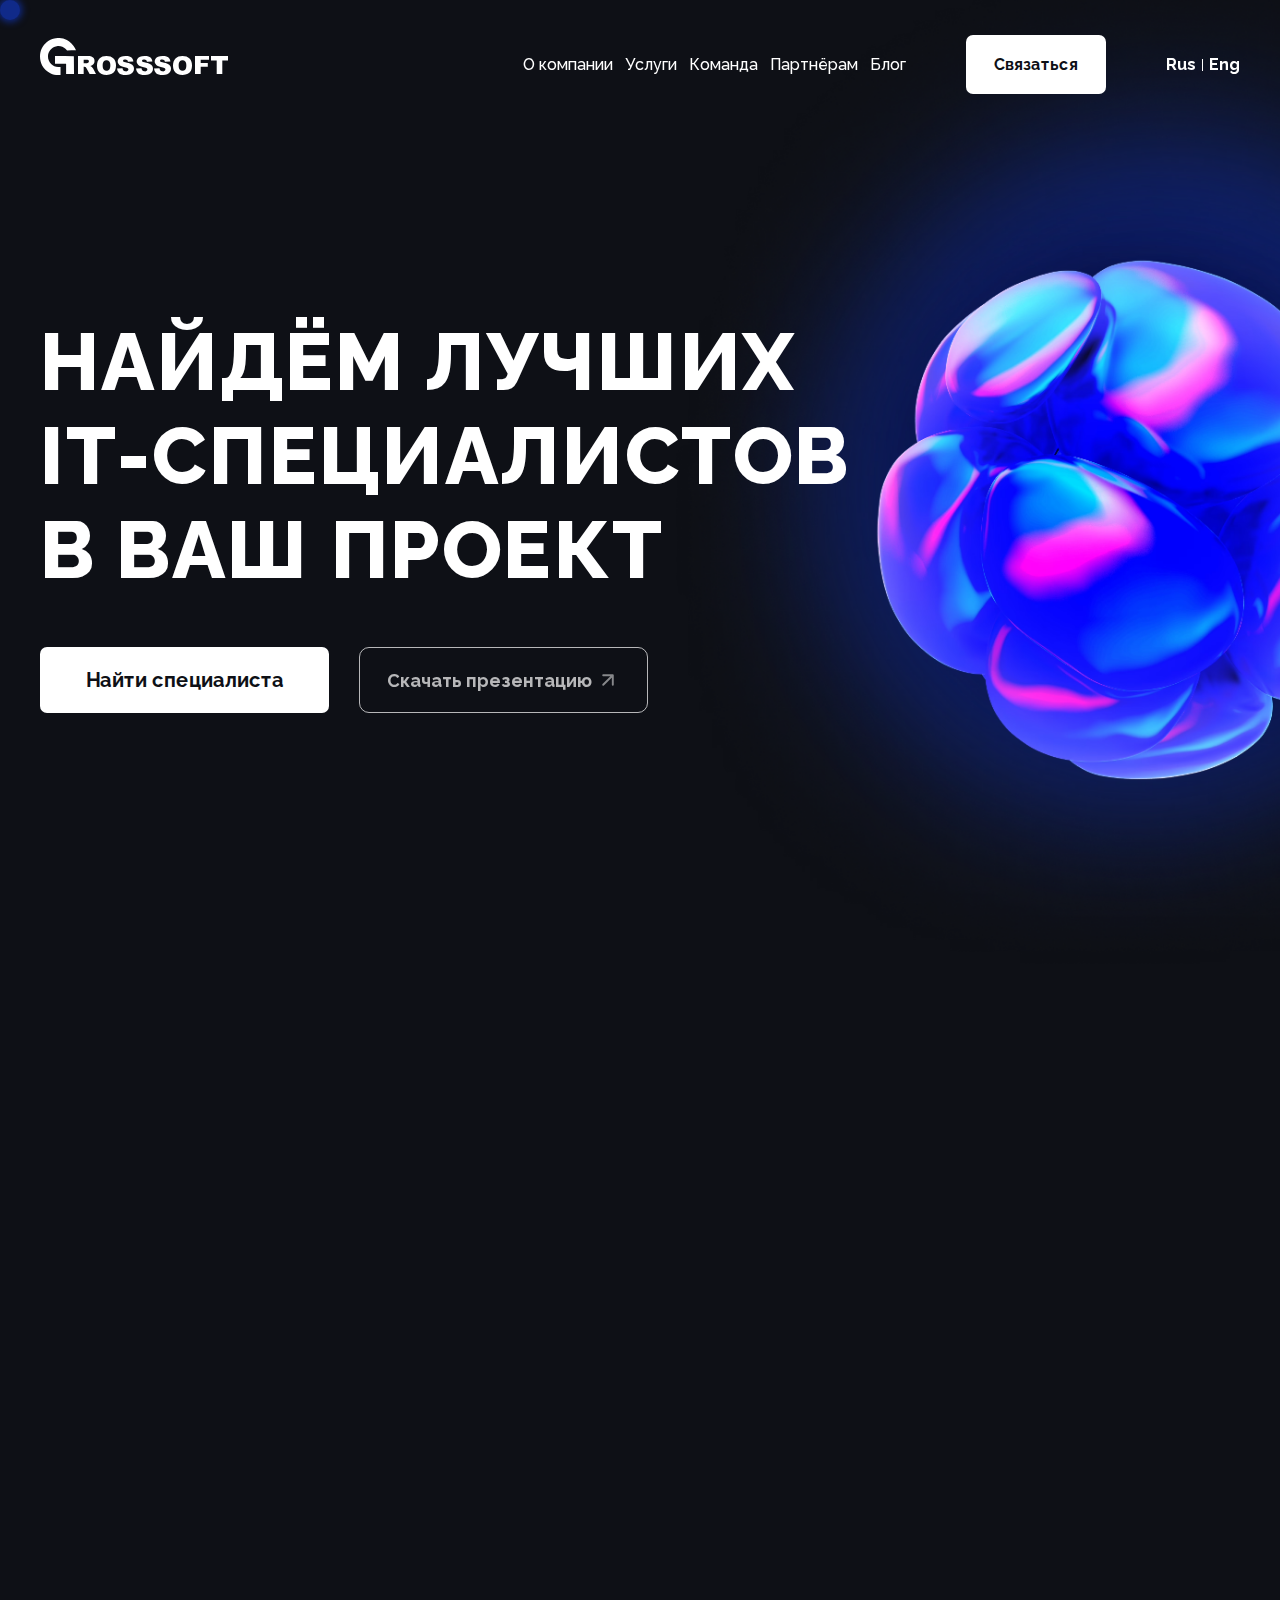
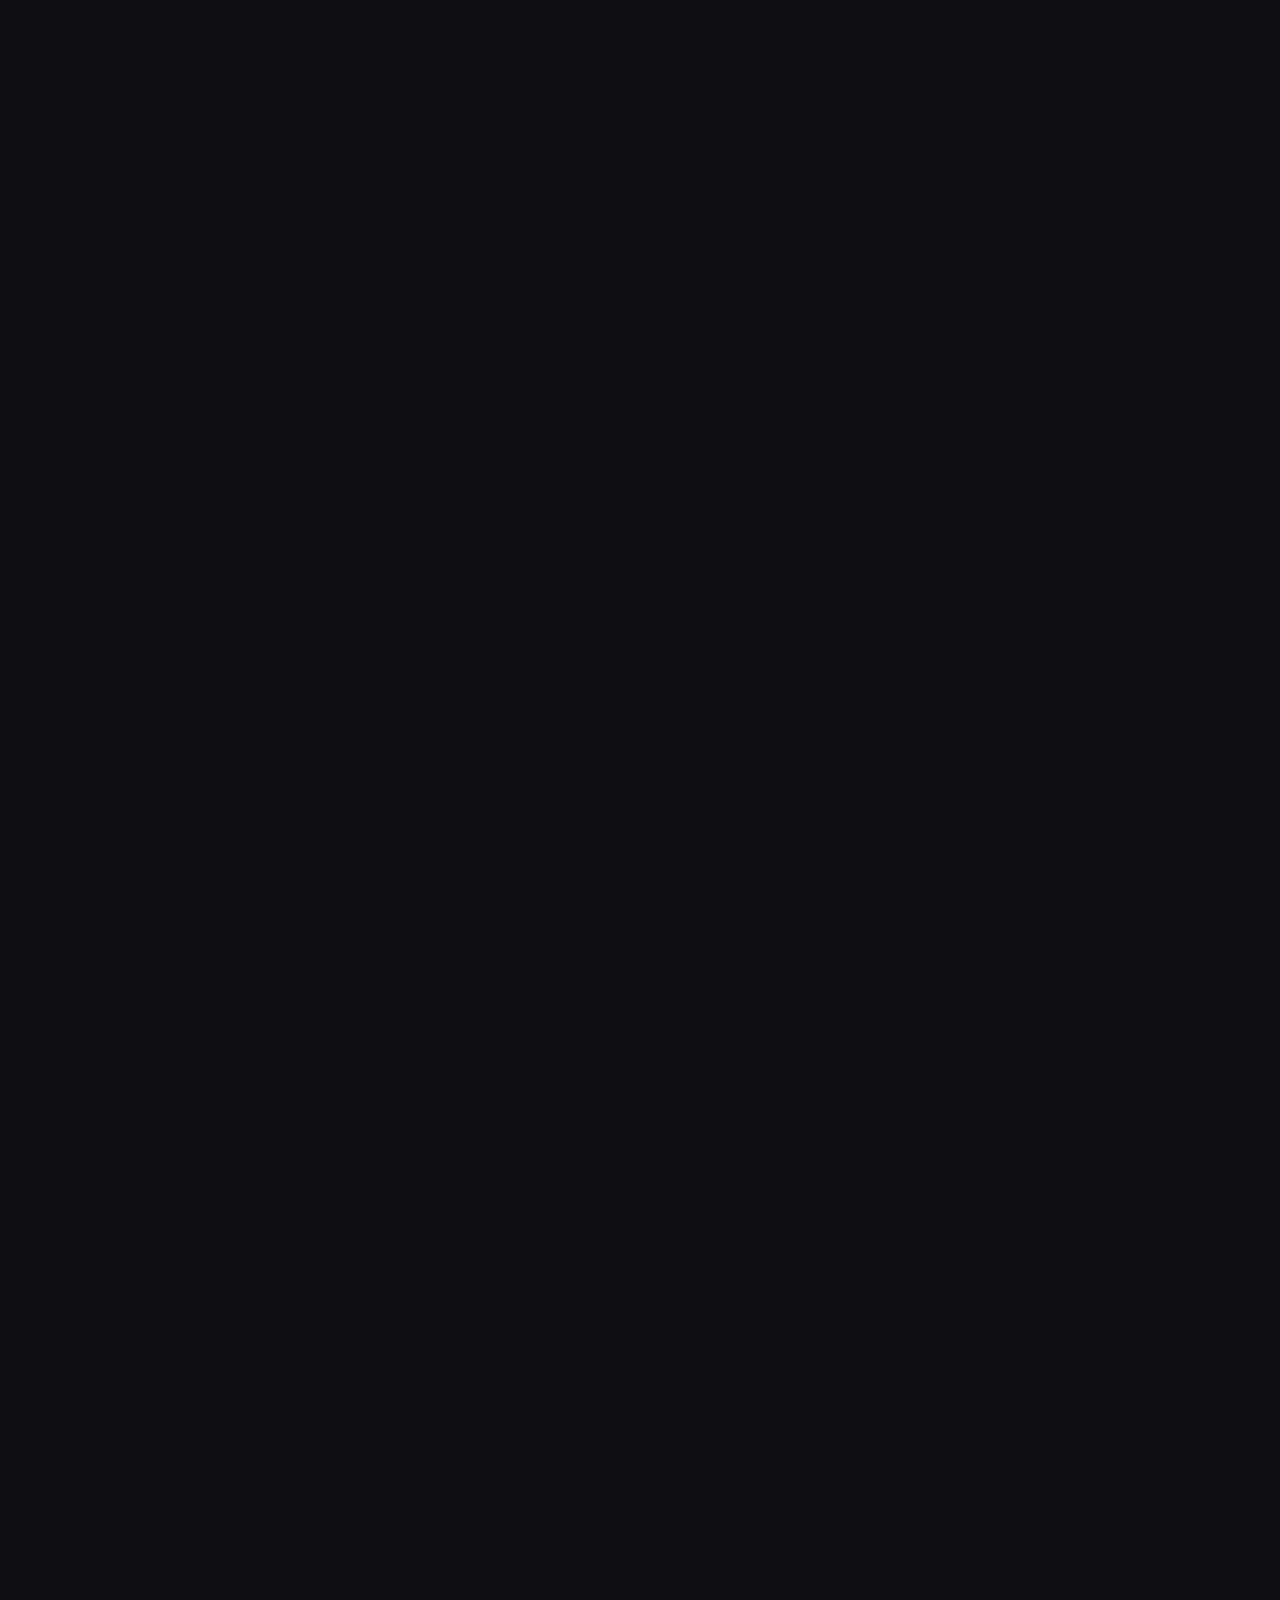
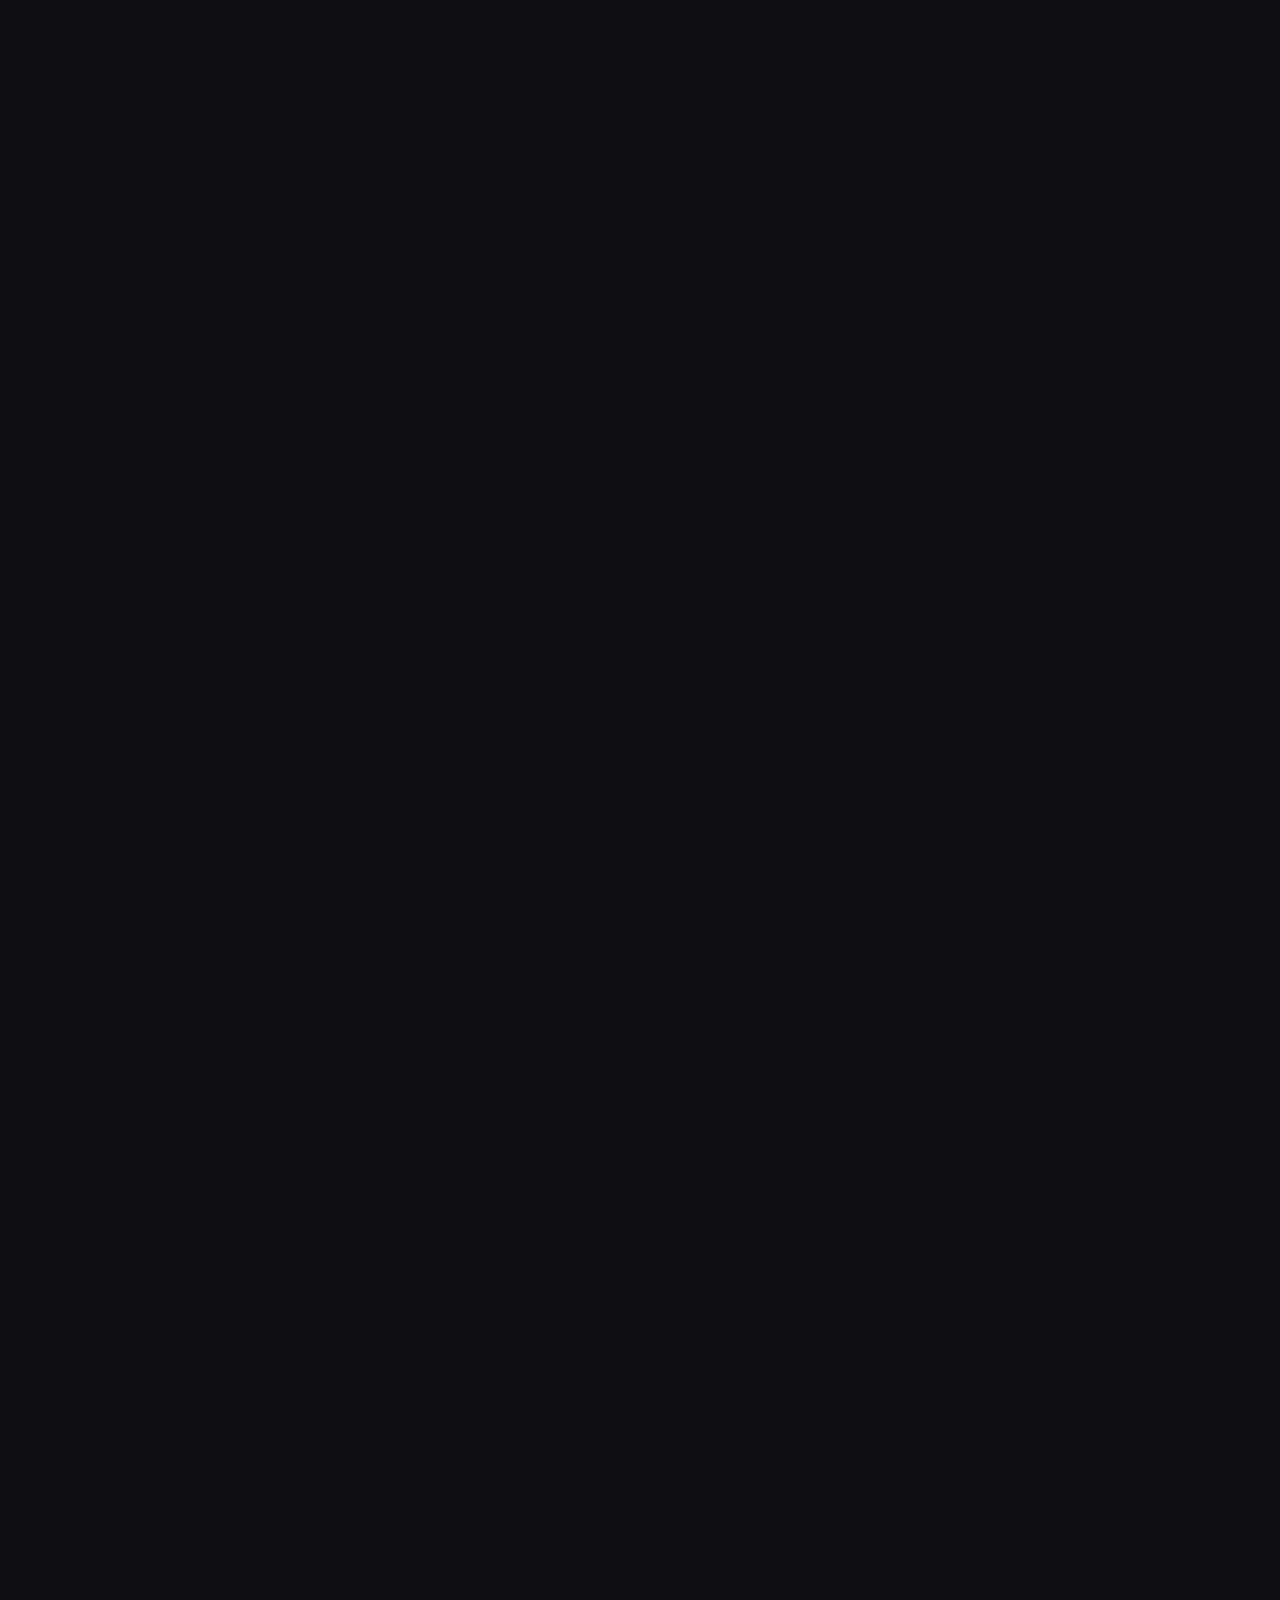
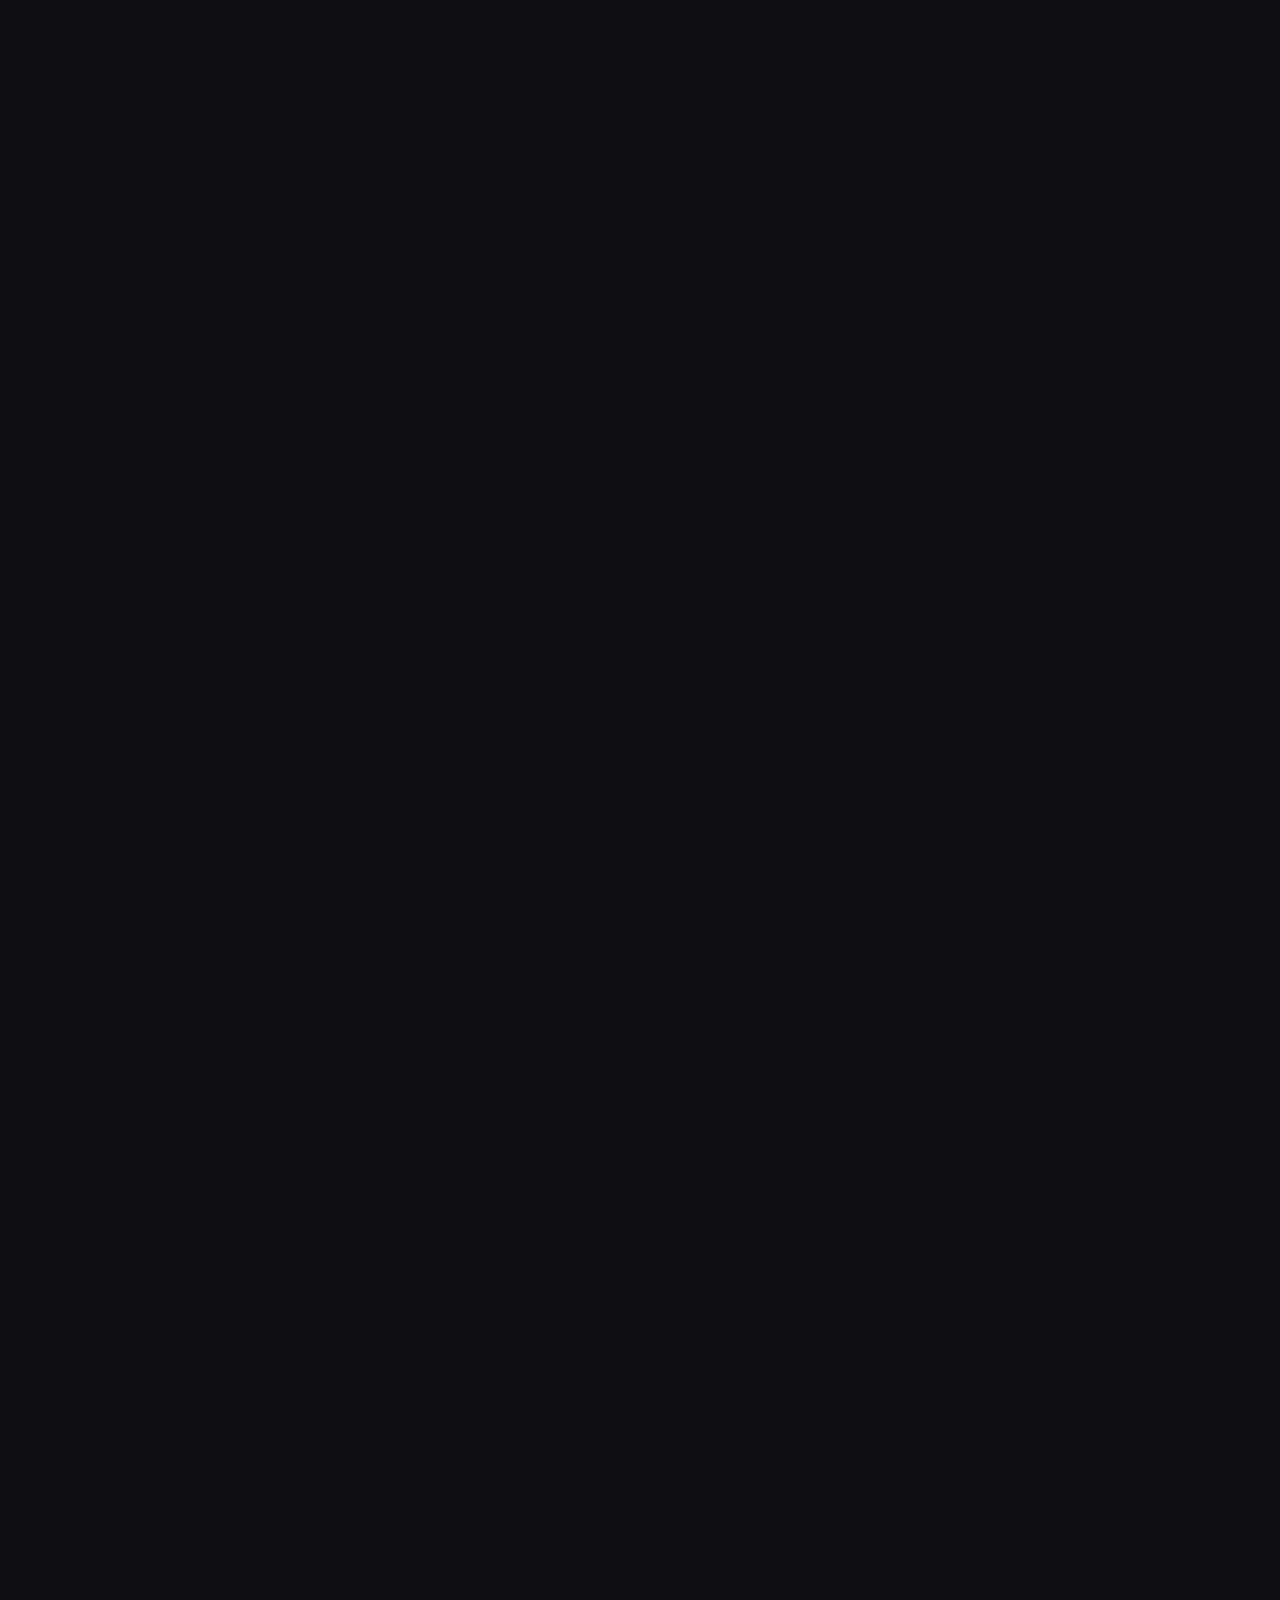
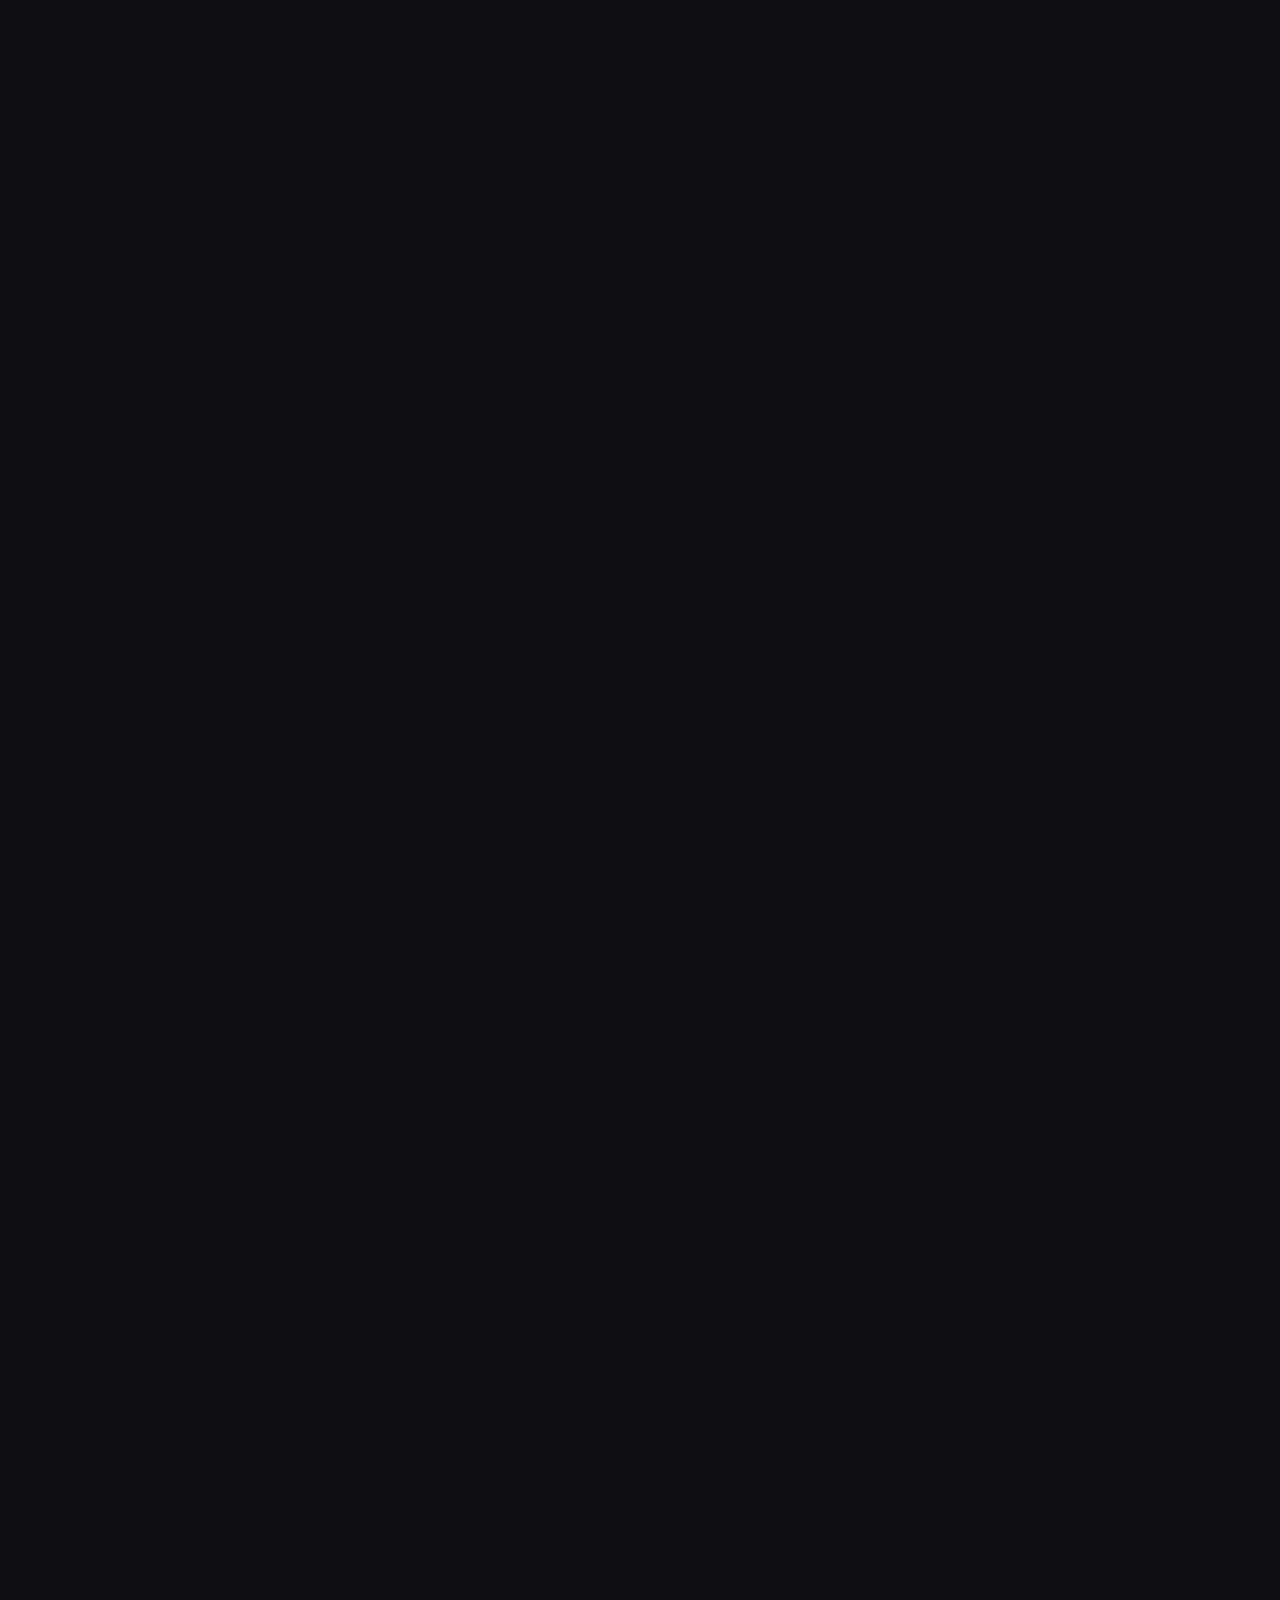
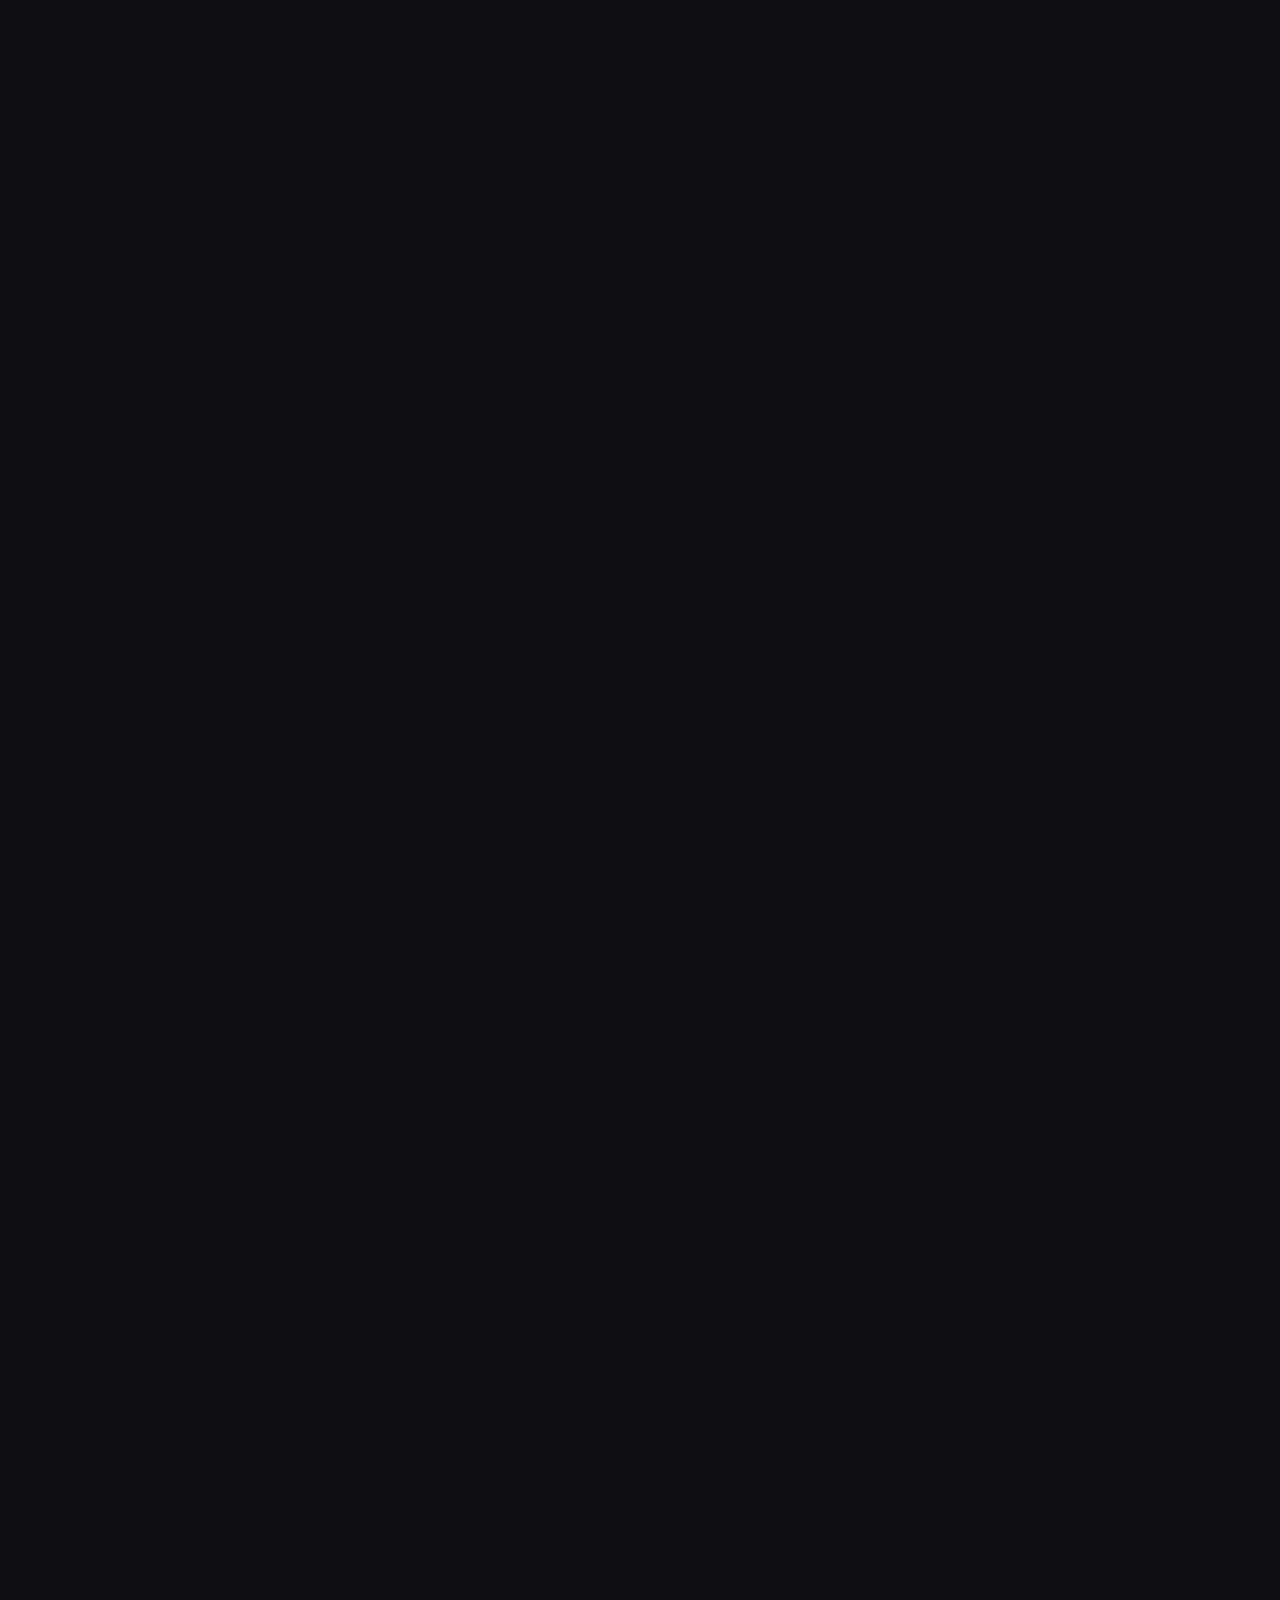
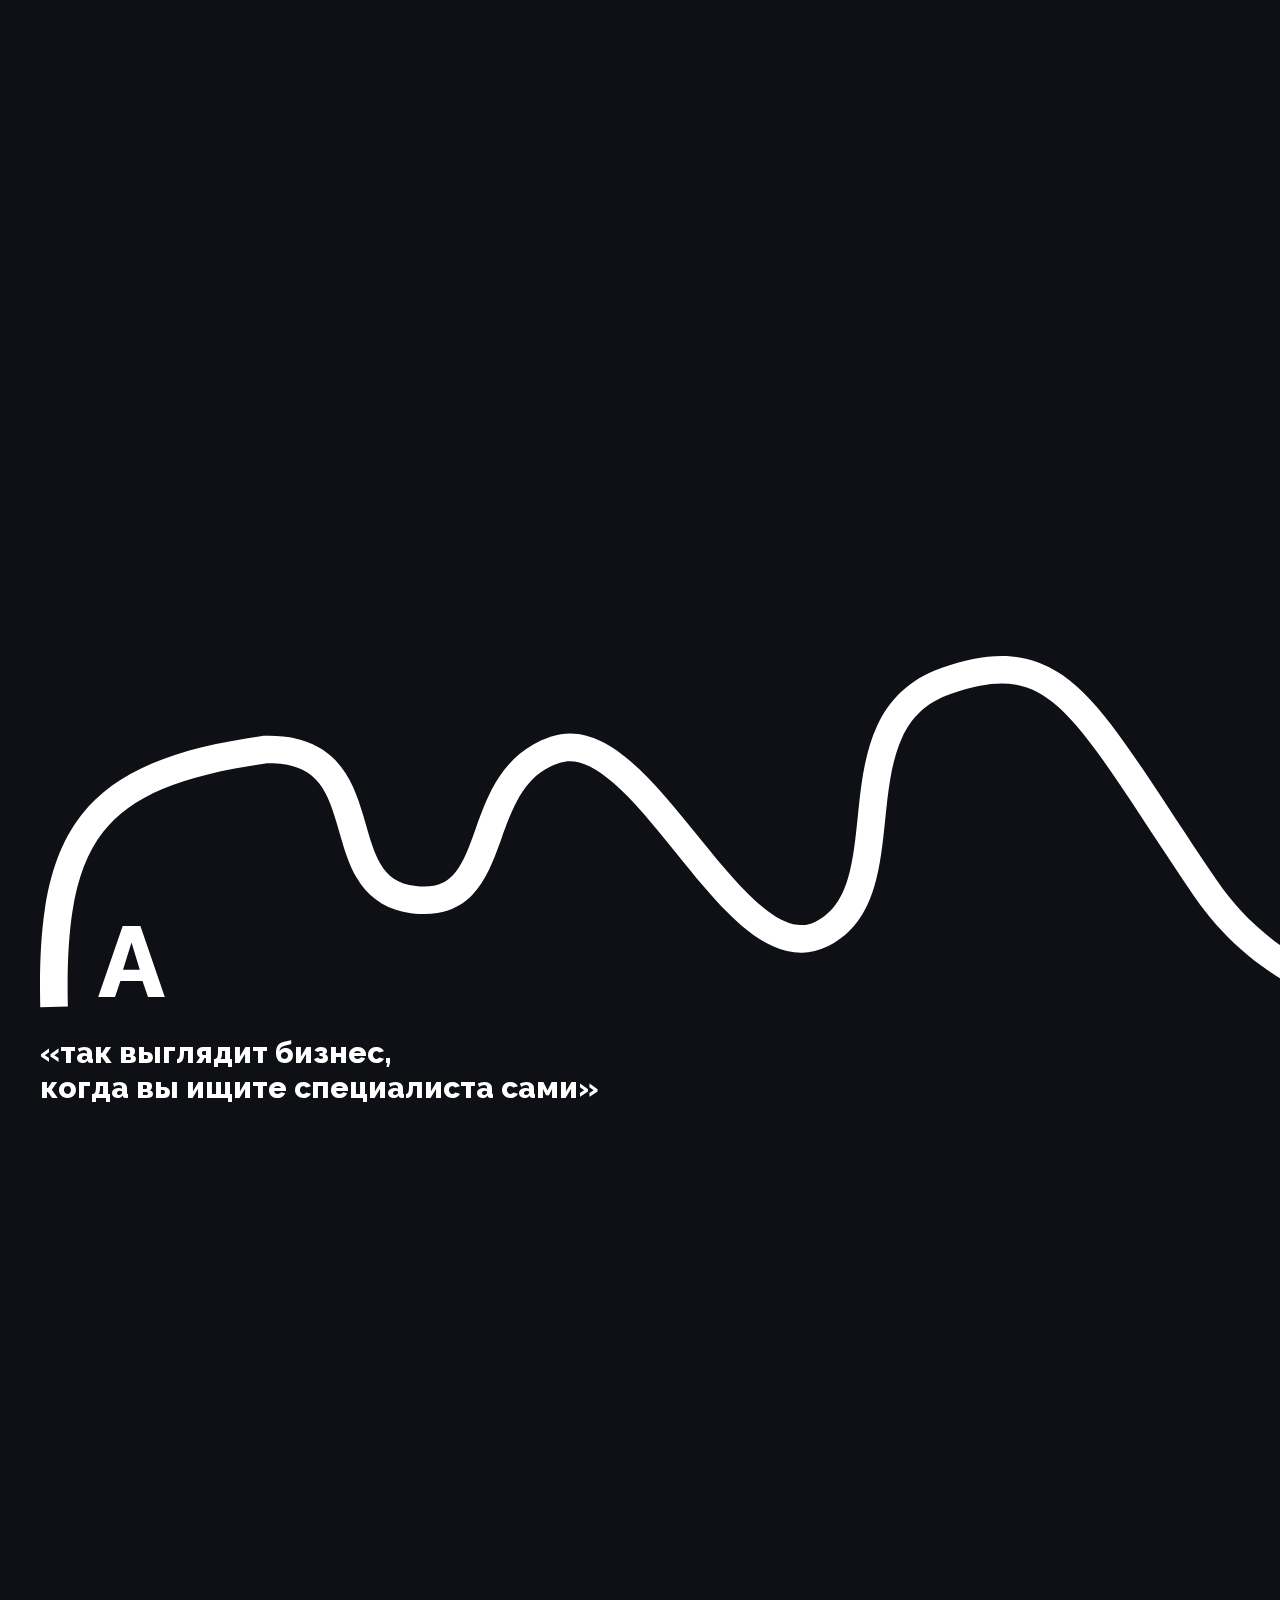
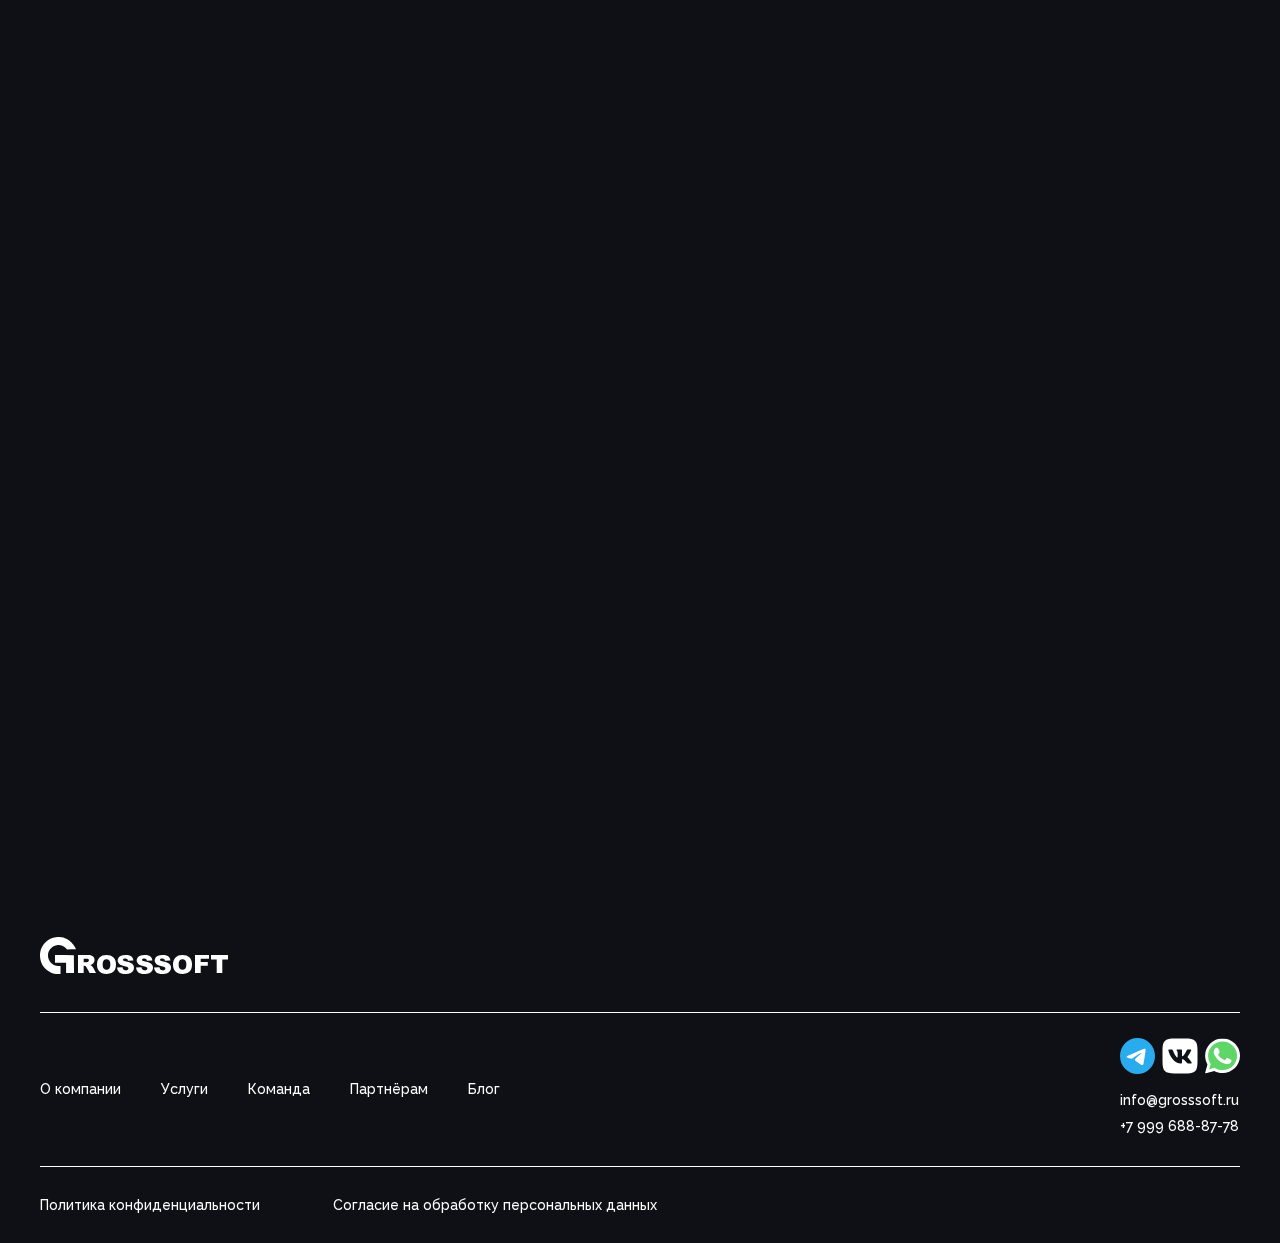
<file: index.html>
<!DOCTYPE html><html lang="ru"><head><meta charset="UTF-8"><meta http-equiv="X-UA-Compatible" content="IE=edge"><meta name="viewport" content="width=device-width, initial-scale=1.0"><link rel="stylesheet" href="css/style.css"><title>Grosssoft</title></head><body class=""><div class="wrapper"><header class="head"><div class="container"><div class="head__inner"> <a href="index.html" class="head__logo logo"><svg><use xlink:href="images/sprite.svg#logo"></use></svg></a><nav data-da="menu-burger__body, 959.90, last" class="head__nav nav-head"><ul class="nav-head__list"><li class="nav-head__item"> <a href="about.html" class="nav-head__link _aboutPage">О компании</a></li><li class="nav-head__item"> <a href="services.html" class="nav-head__link _servicesPage">Услуги</a></li><li class="nav-head__item"> <a href="team.html" class="nav-head__link _teamPage">Командa</a></li><li class="nav-head__item"> <a href="partners.html" class="nav-head__link _partnersPage">Партнёрам</a></li><li class="nav-head__item"> <a href="blog.html" class="nav-head__link _blogPage">Блог</a></li></ul> <a href="#" class="nav-head__btn main-link interactive">Связаться</a><div class="nav-head__language language-nav"><div class="language-nav__txt"> Rus</div><div class="language-nav__line"></div><div class="language-nav__txt"> Eng</div></div></nav><div class="head__nav-mobile nav-mobile"><div class="nav-mobile__contacts"> <a href="tel:79996888778">+7 999 688-87-78</a> <a href="mailto:info@grosssoft.ru">info@grosssoft.ru</a></div><div class="nav-mobile__menu-burger menu-burger"><div class="menu-burger__icon"><span></span><span></span><span></span></div><div class="menu-burger__body"> <a href="index.html" class="menu-burger__logo logo"><svg><use xlink:href="images/sprite.svg#logo"></use></svg></a></div></div></div></div></div></header><main class="page"><section class="top top_homePage"><div class="container"><div class="top__inner"><div class="top__txt txt-top"><h1 data-scroll-anim class="txt-top__title _scroll-anim _scroll-anim_up"> НАЙДЁМ ЛУЧШИХ<br> IT-СПЕЦИАЛИСТОВ<br> В ВАШ ПРОЕКТ</h1><div data-scroll-anim class="txt-top__links _scroll-anim _scroll-anim_toRight"> <a href="#" class="txt-top__link main-link interactive">Найти специалиста</a> <a href="#" class="txt-top__link txt-top__link_arrow interactive">Скачать презентацию<svg><use xlink:href="images/sprite.svg#top--arrow-up"></use></svg></a></div></div><div class="top__bg top__bg_homePage"><picture><source srcset="images/top/figure.avif" media="(min-width:960px)" type="image/avif"><source srcset="images/top/figure.webp" media="(min-width:960px)" type="image/webp"><source srcset="images/top/figure.png" media="(min-widht:960px)" type="image/png"><source srcset="images/top/figure-mobile.avif" type="image/avif"><source srcset="images/top/figure-mobile.webp" type="image/webp"> <img src="images/top/figure-mobile.png" alt="Задний фон"></picture></div></div></div></section><section class="about"><div class="container"><div class="about__inner"><h2 data-scroll-anim class="about__title main-title _scroll-anim _scroll-anim_up"> О КОМПАНИИ</h2><div class="about__body"><div class="about__txt txt-about"><div data-scroll-anim class="txt-about__advantages advantages _scroll-anim _scroll-anim_up"><div class="advantages__row advantages__row_1"><div class="advantages__row-number advantages__row-number_1"> 10 лет</div><div class="advantages__row-info"> в сфере IT</div></div><div class="advantages__row advantages__row_2"><div class="advantages__row-number advantages__row-number_2"> 5 тысяч</div><div class="advantages__row-info"> разработчиков в базе</div></div><div class="advantages__row advantages__row_3"><div class="advantages__row-number advantages__row-number_3"> 7 дней</div><div class="advantages__row-info"> мы покажем первых кандидатов</div></div></div><p data-scroll-anim class="txt-about__desc _scroll-anim _scroll-anim_up"> Мы предоставляем экспертизу и ресурсы для реализации IT-проектов. Наше главное преимущество — высокая квалификация специалистов со всего мира, которых объединяет любовь к своему делу. Мы обогащаем in-house команды клиентов ценнейшим опытом экспертов, а также самостоятельно реализуем проекты и создаём IT-продукты в интересах заказчиков.</p> <a data-scroll-anim href="#" class="txt-about__link main-link _scroll-anim _scroll-anim_toRight interactive">Подробнее</a></div><a data-scroll-anim href="https://youtu.be/Vw6utYElVFg?si=Epz-SDZfogf3doCd" data-youtubeLightbox class="about__video-preview _scroll-anim _scroll-anim_toLeft interactive"><picture><source srcset="images/about/videoPreview.avif" type="image/avif"><source srcset="images/about/videoPreview.webp" type="image/webp"> <img srcset="images/about/videoPreview.jpeg" type="image/png" class="about__video-img" alt="Андрей Захаров"></picture><svg class="about__video-playIcon"><use xlink:href="images/sprite.svg#about--play-icon"></svg></a></div></div></div></section><section class="ourWork"><div class="container"><div class="ourWork__inner"><h2 data-scroll-anim class="ourWork__title main-title _scroll-anim _scroll-anim_up"> КАК МЫ РАБОТАЕМ?</h2><div class="ourWork__cards"><div data-scroll-anim data-da="card-ourWork_slide1, 639.80" class="ourWork__card card-ourWork _scroll-anim _scroll-anim_up"><div class="card-ourWork__inner"><h3 class="card-ourWork__title"> <span>01.</span> ЗНАКОМСТВО<br> С КЛИЕНТОМ</h3><ul class="card-ourWork__list"><li class="card-ourWork__list-item"> презентация услуг</li><li class="card-ourWork__list-item"> предложение о коллаборации</li></ul><div class="card-ourWork__bg"><picture><source srcset="images/ourWork/card-ourWork-bg.avif" type="image/avif"><source srcset="images/ourWork/card-ourWork-bg.wevp" type="image/webp"> <img src="images/ourWork/card-ourWork-bg.png" alt=""></picture></div></div></div><div data-scroll-anim data-da="card-ourWork_slide2, 639.80" class="ourWork__card card-ourWork _scroll-anim _scroll-anim_up"><div class="card-ourWork__inner"><h3 class="card-ourWork__title"> <span>02.</span> СОГЛАСОВАНИЕ<br> УСЛОВИЙ</h3><ul class="card-ourWork__list"><li class="card-ourWork__list-item"> подписание NDA</li><li class="card-ourWork__list-item"> подписание Договора</li></ul><div class="card-ourWork__bg"><picture><source srcset="images/ourWork/card-ourWork-bg.avif" type="image/avif"><source srcset="images/ourWork/card-ourWork-bg.wevp" type="image/webp"> <img src="images/ourWork/card-ourWork-bg.png" alt=""></picture></div></div></div><div data-scroll-anim data-da="card-ourWork_slide3, 639.80" class="ourWork__card card-ourWork _scroll-anim _scroll-anim_up"><div class="card-ourWork__inner"><h3 class="card-ourWork__title"> <span>03.</span> АНАЛИТИКА<br> ПОЗИЦИЙ</h3><ul class="card-ourWork__list"><li class="card-ourWork__list-item"> приблизительный срок подбора Кандидата</li><li class="card-ourWork__list-item"> приоритетность вакансий</li></ul><div class="card-ourWork__bg"><picture><source srcset="images/ourWork/card-ourWork-bg.avif" type="image/avif"><source srcset="images/ourWork/card-ourWork-bg.wevp" type="image/webp"> <img src="images/ourWork/card-ourWork-bg.png" alt=""></picture></div></div></div><div data-scroll-anim data-da="card-ourWork_slide4, 639.80" class="ourWork__card card-ourWork _scroll-anim _scroll-anim_up"><div class="card-ourWork__inner"><h3 class="card-ourWork__title"> <span>04.</span> ПОДБОР<br> КАНДИДАТОВ</h3><ul class="card-ourWork__list"><li class="card-ourWork__list-item"> проведение soft и hard интервью</li><li class="card-ourWork__list-item"> сопровождение Кандидата до оффера</li></ul><div class="card-ourWork__bg"><picture><source srcset="images/ourWork/card-ourWork-bg.avif" type="image/avif"><source srcset="images/ourWork/card-ourWork-bg.wevp" type="image/webp"> <img src="images/ourWork/card-ourWork-bg.png" alt=""></picture></div></div></div><div data-scroll-anim data-da="card-ourWork_slide5, 639.80" class="ourWork__card card-ourWork _scroll-anim _scroll-anim_up"><div class="card-ourWork__inner"><h3 class="card-ourWork__title"> <span>05.</span> ВЫВОД КАНДИДАТА<br> В ПРОЕКТ</h3><ul class="card-ourWork__list"><li class="card-ourWork__list-item"> контроль этапов</li><li class="card-ourWork__list-item"> юридическое сопровождение</li></ul><div class="card-ourWork__bg"><picture><source srcset="images/ourWork/card-ourWork-bg.avif" type="image/avif"><source srcset="images/ourWork/card-ourWork-bg.wevp" type="image/webp"> <img src="images/ourWork/card-ourWork-bg.png" alt=""></picture></div></div></div><div data-scroll-anim data-da="card-ourWork_slide6, 639.80" class="ourWork__card card-ourWork _scroll-anim _scroll-anim_up"><div class="card-ourWork__inner"><h3 class="card-ourWork__title"> <span>06.</span> ОПЛАТА ЗА<br> ОТРАБОТАННЫЕ ЧАСЫ</h3><ul class="card-ourWork__list"><li class="card-ourWork__list-item"> ПРЕДОСТАВЛЕНИЕ ОТЧЁТА</li><li class="card-ourWork__list-item"> ПО СЧЁТУ (ИМЕЕТСЯ ЭДО)</li></ul><div class="card-ourWork__bg"><picture><source srcset="images/ourWork/card-ourWork-bg.avif" type="image/avif"><source srcset="images/ourWork/card-ourWork-bg.wevp" type="image/webp"> <img src="images/ourWork/card-ourWork-bg.png" alt=""></picture></div></div></div></div><div data-scroll-anim class="ourWork__swiper swipe _scroll-anim _scroll-anim_up" id="ourWorkSwiper"><div class="swiper-wrapper"><div class="swiper-slide card-ourWork_slide1"></div><div class="swiper-slide card-ourWork_slide2"></div><div class="swiper-slide card-ourWork_slide3"></div><div class="swiper-slide card-ourWork_slide4"></div><div class="swiper-slide card-ourWork_slide5"></div><div class="swiper-slide card-ourWork_slide6"></div></div></div> <a data-scroll-anim href="#" class="ourWork__link main-link _scroll-anim _scroll-anim_toRight interactive">Подробнее</a></div></div></section><section class="services"><div class="container"><div class="services__inner"><h2 data-scroll-anim class="services__title main-title _scroll-anim _scroll-anim_up"> УСЛУГИ</h2><div class="services__cards"><div data-scroll-anim data-da="card-services_slide1, 459.90" class="services__card card-services _scroll-anim _scroll-anim_up"><div class="card-services__box card-services__box_1"><h3 class="card-services__title"> Подбор IT<br> специалистов</h3><p class="card-services__desc"> Поиск, отбор и оценка кандидатов, которые соответствуют определённым техническим должностям.<br><br> В условиях огромного спроса на технические таланты, глобальная конкуренция за привлечение квалифицированных работников растёт с каждым днём. Это рынок, на котором рекрутер должен заинтересовать кандидата, а не наоборот.</p><div class="card-services__box-bg"><picture><source srcset="images/services/figure-1.avif" type="image/avif"><source srcset="images/services/figure-1.webp" type="image/webp"> <img src="images/services/figure-1.png" alt="Задний фон"></picture></div></div> <a href='#' class="card-services__btn interactive">Подробнее</a></div><div data-scroll-anim data-da="card-services_slide2, 459.90" class="services__card card-services _scroll-anim _scroll-anim_up"><div class="card-services__box card-services__box_2"><h3 class="card-services__title"> Аутстаффинг, усиление вашей команды<br> вашей команды</h3><p class="card-services__desc"> Передача функций штатного бухгалтера, частному специалисту или специализирующейся на бухгалтерских задачах компании.<br><br> Преимущества аутсорсинга заключаются в существенном снижении операционных издержек, сокращении ошибок в отчётности и росте качества ведения бухгалтерии в целом.</p><div class="card-services__box-bg"><picture><source srcset="images/services/figure-2.avif" type="image/avif"><source srcset="images/services/figure-2.webp" type="image/webp"> <img src="images/services/figure-2.png" alt="Задний фон"></picture></div></div> <a class="card-services__btn interactive">Подробнее</a></div><div data-scroll-anim data-da="card-services_slide3, 459.90" class="services__card card-services _scroll-anim _scroll-anim_up"><div class="card-services__box card-services__box_3"><h3 class="card-services__title"> Услуги по аккаунтингу</h3><p class="card-services__desc"> Сопровождение клиента с постоянным и регулярным сбором обратной связи, поможет мотивировать клиентов на заказы.<br><br> Также сопровождение привлечёт новых клиентов.</p><div class="card-services__box-bg"><picture><source srcset="images/services/figure-3-top.avif" type="image/avif"><source srcset="images/services/figure-3-top.webp" type="image/webp"> <img src="images/services/figure-3-top.png" alt="Задний фон"></picture><picture><source srcset="images/services/figure-3-bottom.avif" type="image/avif"><source srcset="images/services/figure-3-bottom.webp" type="image/webp"> <img src="images/services/figure-3-bottom.png" alt="Задний фон"></picture></div></div> <a href="#" class="card-services__btn interactive">Подробнее</a></div><div data-scroll-anim data-da="card-services_slide4, 459.90" class="services__card card-services _scroll-anim _scroll-anim_up"><div class="card-services__box card-services__box_4"><h3 class="card-services__title"> Исследования<br> рынка труда</h3><p class="card-services__desc"> Мониторинг, основанный на анализе спроса, предложений, зарплат и оценке конкурентоспособности.<br><br> С помощью него можно сопоставить востребованность вакансий, профессий и сфер деятельности. По результатам станет понятно, почему в одни компании соискатели выстраиваются в очередь, а другие обходят стороной.</p><div class="card-services__box-bg"><picture><source srcset="images/services/figure-4.avif" type="image/avif"><source srcset="images/services/figure-4.webp" type="image/webp"> <img src="images/services/figure-4.png" alt="Задний фон"></picture></div></div> <a href="#" class="card-services__btn interactive">Подробнее</a></div><div data-scroll-anim data-da="card-services_slide5, 459.90" class="services__card card-services _scroll-anim _scroll-anim_up"><div class="card-services__box card-services__box_5"><h3 class="card-services__title"> Soft skill собеседования<br> разработчиков</h3><p class="card-services__desc"> Набор личных качеств человека, которые позволяют ему превосходить ожидания, если достаточно развиты. Проверить можно любой гибкий навык.<br><br> Для этого важно, чтобы нанимающий менеджер и рекрутер договорились, что именно они понимают под тем или иным описанием софт-скилла, какой именно кандидат требуется, а затем определились с методом проверки этих навыков.</p><div class="card-services__box-bg"><picture><source srcset="images/services/figure-5.avif" type="image/avif"><source srcset="images/services/figure-5.webp" type="image/webp"> <img src="images/services/figure-5.png" alt="Задний фон"></picture></div></div> <a href="#" class="card-services__btn interactive">Подробнее</a></div><div data-scroll-anim data-da="card-services_slide6, 459.90" class="services__card card-services _scroll-anim _scroll-anim_up"><div class="card-services__box card-services__box_6"><h3 class="card-services__title"> Технический скрининг</h3><p class="card-services__desc"> Первичная беседа рекрутера с кандидатом, на котором оцениваются не только софт-скиллы разработчика, но и его хард-скиллы.</p><div class="card-services__box-bg"><picture><source srcset="images/services/figure-6.avif" type="image/avif"><source srcset="images/services/figure-6.webp" type="image/webp"> <img src="images/services/figure-6.png" alt="Задний фон"></picture></div></div> <a href="#" class="card-services__btn interactive">Подробнее</a></div></div><div class="services__swiper swiper" id="servicesSwiper"><div class="swiper-wrapper"><div class="swiper-slide card-services_slide1"></div><div class="swiper-slide card-services_slide2"></div><div class="swiper-slide card-services_slide3"></div><div class="swiper-slide card-services_slide4"></div><div class="swiper-slide card-services_slide5"></div><div class="swiper-slide card-services_slide6"></div></div></div></div></div></section><section class="stackes"><div class="container"><div class="stackes__inner"><h2 data-scroll-anim class="stackes__title main-title _scroll-anim _scroll-anim_up"> СТЕКИ</h2><div class="stackes__rows"><div data-scroll-anim class="stackes__row row-stackes _scroll-anim _scroll-anim_toRight"><h3 class="row-stackes__title row-stackes__title_blue"> Frontend</h3><ul class="row-stackes__list"><li class="row-stackes__list-item"> JavaScript</li><li class="row-stackes__list-item"> Vue</li><li class="row-stackes__list-item"> React</li><li class="row-stackes__list-item"> Angular</li></ul></div><div data-scroll-anim class="stackes__row row-stackes row-stackes_reverse _scroll-anim _scroll-anim_toLeft"><h3 class="row-stackes__title row-stackes__title_white"> Backend</h3><ul class="row-stackes__list"><li class="row-stackes__list-item"> Java</li><li class="row-stackes__list-item"> Phyton</li><li class="row-stackes__list-item"> C# .NET</li><li class="row-stackes__list-item"> C++</li><li class="row-stackes__list-item"> Php</li></ul></div><div data-scroll-anim class="stackes__row row-stackes _scroll-anim _scroll-anim_toRight"><h3 class="row-stackes__title row-stackes__title_white"> Mobile</h3><ul class="row-stackes__list"><li class="row-stackes__list-item"> Swift</li><li class="row-stackes__list-item"> Objective-C</li><li class="row-stackes__list-item"> Kotlin</li><li class="row-stackes__list-item"> React Native</li></ul></div><div data-scroll-anim class="stackes__row row-stackes row-stackes_reverse _scroll-anim _scroll-anim_toLeft"><h3 class="row-stackes__title row-stackes__title_blue"> DataBase</h3><ul class="row-stackes__list"><li class="row-stackes__list-item"> MS SQL</li><li class="row-stackes__list-item"> Postgres</li><li class="row-stackes__list-item"> MongoDB</li><li class="row-stackes__list-item"> SQLite</li></ul></div></div> <a href="#" data-scroll-anim class="stackes__link main-link _scroll-anim _scroll-anim_toRight interactive">Подробнее</a></div></div></section><section class="projects"><div class="container"><div class="projects__inner"><h2 data-scroll-anim class="projects__title main-title _scroll-anim _scroll-anim_toRight"> ПРОЕКТЫ</h2><div data-scroll-anim class="projects__row _scroll-anim _scroll-anim_toLeft interactive"><div data-da="item-project_slide1, 1199.80" class="projects__item item-project"><a href="#" class="item-project__pic"><picture><source srcset="images/projects/project-item-1.avif" type="image/avif"><source srcset="images/projects/project-item-1.webp" type="image/webp"> <img src="images/projects/project-item-1.png" alt="Подбор разработчиков в Smart аgency для срочного закрытия проекта в нише медицины." class="item-project__img"></picture></a><div class="item-project__txt"><h3 class="item-project__name"> Подбор разработчиков в Smart аgency для срочного закрытия проекта в нише медицины.</h3> <a href="#" class="item-project__link">Подробнее<svg class="item-project__link-arrow"><use xlink:href="images/sprite.svg#projects--arrow-more"></use></svg></a></div></div><div data-da="item-project_slide2, 1199.80" class="projects__item item-project"><a href="#" class="item-project__pic"><picture><source srcset="images/projects/project-item-2.avif" type="image/avif"><source srcset="images/projects/project-item-2.webp" type="image/webp"> <img src="images/projects/project-item-2.png" alt="Подбор разработчиков в Smart аgency для срочного закрытия проекта в нише медицины." class="item-project__img"></picture></a><div class="item-project__txt"><h3 class="item-project__name"> Разработка мобильного приложения для Маркетингового агентства.</h3> <a href="#" class="item-project__link">Подробнее<svg class="item-project__link-arrow"><use xlink:href="images/sprite.svg#projects--arrow-more"></use></svg></a></div></div><div data-da="item-project_slide3, 1199.80" class="projects__item item-project"><a href="#" class="item-project__pic"><picture><source srcset="images/projects/project-item-3.avif" type="image/avif"><source srcset="images/projects/project-item-3.webp" type="image/webp"> <img src="images/projects/project-item-3.png" alt="Подбор разработчиков в Smart аgency для срочного закрытия проекта в нише медицины." class="item-project__img"></picture></a><div class="item-project__txt"><h3 class="item-project__name"> Подбор HR менеджера в консалтинговую компанию.</h3> <a href="#" class="item-project__link">Подробнее<svg class="item-project__link-arrow"><use xlink:href="images/sprite.svg#projects--arrow-more"></use></svg></a></div></div></div><div data-scroll-anim class="projects__swiper swiper _scroll-anim _scroll-anim_toLeft"><div class="swiper-wrapper"><div class="swiper-slide item-project_slide1"></div><div class="swiper-slide item-project_slide2"></div><div class="swiper-slide item-project_slide3"></div></div></div></div></div></section><section class="advantage"><div class="container"><div class="advantage__inner"><h2 data-scroll-anim class="advantage__title main-title _scroll-anim _scroll-anim_up"> РАБОТА У НАС</h2><div data-scroll-anim class="advantage__txt _scroll-anim _scroll-anim_toRight"><p class="advantage__paragraph"> Люди — самый ценный актив нашего бизнеса, поэтому мы создаём максимально комфортную и продуктивную среду для работы сотрудников. Станьте частью нашей команды и работайте над проектом, о котором вы с интересом будете рассказывать другим.</p> <a href="#" class="advantage__link main-link interactive">Присоединиться</a><div class="advantage__txt-bg"> <span>hr</span> <span>ты?</span> <span>разработчик</span> <span>дизайнер</span><picture><source srcset="images/advantage/letter-G.avif" type="image/avif"><source srcset="images/advantage/letter-G.webp" type="image/webp"> <img src="images/advantage/letter-G.png" class="advantage__letter-G" alt="Буква G"></picture></div></div></div></div></section><section class="recalles"><div class="container"><div class="recalles__inner"><h3 data-scroll-anim class="recalles__title main-title _scroll-anim _scroll-anim_toRight"> ОТЗЫВЫ</h3><div data-scroll-anim class="recalles__cards swiper _scroll-anim _scroll-anim_toLeft"><div class="swiper-wrapper"><div class="swiper-slide"><div class="recalles__card card-recalles"><div class="card-recalles__head"><div class="card-recalles__photo"><picture><source srcset="images/racalles/user-1.avif" type="image/avif"><source srcset="images/racalles/user-1.webp" type="image/webp"> <img srcset="images/racalles/user-1.jpeg" alt="Ольга"></picture></div><div class="card-recalles__userInfo"> <span class="card-recalles__name">Ольга</span> <span class="card-recalles__caption">Head of Global Recruitment in Semrush (Boston)</span></div></div><div class="card-recalles__massage"><p> Сегодня очень непросто искать специалистов, поэтому поделюсь опытом работы с IT компанией Grosssoft. Классная команда, которая разбирается в трендах IT, вникает в потребности клиента, и с которой очень приятно работать. Они занимаются поиском кандидатов по всему миру.</p></div></div></div><div class="swiper-slide"><div class="recalles__card card-recalles"><div class="card-recalles__head"><div class="card-recalles__photo"><picture><source srcset="images/racalles/user-2.avif" type="image/avif"><source srcset="images/racalles/user-2.webp" type="image/webp"> <img src="images/racalles/user-2.jpeg" alt="Ольга"></picture></div><div class="card-recalles__userInfo"> <span class="card-recalles__name">Владимир</span> <span class="card-recalles__caption">Генеральный директор Вкуссвилл</span></div></div><div class="card-recalles__massage"><p> Очень доволен совместной работой с IT компанией Grosssoft. Ребята в короткие сроки подобрали нужных специалистов и мы успели реализовать задуманные планы. Спасибо за ваш труд и быструю обратную связь по вопросам подбора.</p></div></div></div><div class="swiper-slide"><div class="recalles__card card-recalles"><div class="card-recalles__head"><div class="card-recalles__photo"><picture><source srcset="images/racalles/user-3.avif" type="image/avif"><source srcset="images/racalles/user-3.wedp" type="image/webp"> <img src="images/racalles/user-3.jpeg" alt="Ольга"></picture></div><div class="card-recalles__userInfo"> <span class="card-recalles__name">Александр</span> <span class="card-recalles__caption">Заместитель директора Red Bull</span></div></div><div class="card-recalles__massage"><p> Наша компания сотрудничает с Grosssoft по целому ряду проектов уже много лет. Grosssoft профессионально, качественно решает бизнес задачи разной степени сложности: и это будет самое современное, надёжное и эффективное решение. Ощущение поддержки, партнёрства и высокой экспертности всегда с вами, когда вы работаете с такими мастерами своего дела. Браво!</p></div></div></div></div></div></div></div></section><article class="blog"><div class="container"><div class="blog__inner"><h3 data-scroll-anim class="blog__title main-title _scroll-anim _scroll-anim_up"> БЛОГ</h3><div class="blog__cards"><div data-scroll-anim class="blog__card card-blog _scroll-anim _scroll-anim_toLeft"><div class="card-blog__inner"><div class="card-blog__head"><div class="card-blog__logo"><svg><use xlink:href="images/sprite.svg#logo"></use></svg></div><div class="card-blog__tag"> #аналитика</div></div><div class="card-blog__mainInfo"><h4 class="card-blog__nameOfBlog"> КАК ПРИМЕНЯЮТ SMARTSTAFFING И AUTSTAFFING В IT <span>краткое руководство по внедрению</span></h4><h4 class="card-blog__author"> Андрей Захаров <span>директор GROSSSOFT</span></h4></div><div class="card-blog__photoOfSpiker"><picture><source srcset="images/blog/AndryZaharov.avif" type="image/avif"><source srcset="images/blog/AndryZaharov.webp" type="image/webp"> <img src="images/blog/AndryZaharov.png" alt="Александр Захаров"></picture></div><div class="card-blog__bg"><picture><source srcset="images/blog/card-bg.avif" type="image/avif"><source srcset="images/blog/card-bg.webp" type="image/webp"> <img src="images/blog/card-bg.png" alt="Задний фон"></picture></div><a href="#" class="card-blog__cover-link"></a></div><div class="card-blog__foot"><ul class="card-blog__sociales"><li class="card-blog__sociales-item interactive"> <a href="#">VC.RU</a></li><li class="card-blog__sociales-item interactive"> <a href="#">Я.ДЗЕН</a></li></ul> <a href="#" class="card-blog__link main-link interactive">Читать</a></div></div><div data-scroll-anim class="blog__card card-blog _scroll-anim _scroll-anim_toLeft"><div class="card-blog__inner"><div class="card-blog__head"><div class="card-blog__logo"><svg><use xlink:href="images/sprite.svg#logo"></use></svg></div><div class="card-blog__tag"> #собеседования</div></div><div class="card-blog__mainInfo"><h4 class="card-blog__nameOfBlog"> КАК ПОДБИРАТЬ HR СПЕЦИАЛИСТОВ В СВОЮ КОМПАНИЮ <span>цикл собеседований</span></h4><h4 class="card-blog__author"> Анастасия Сазо <span>зам.директора GROSSSOFT</span></h4></div><div class="card-blog__photoOfSpiker"><picture><source srcset="images/blog/AnastasyaSazo.avif" type="image/avif"><source srcset="images/blog/AnastasyaSazo.webp" type="image/webp"> <img src="images/blog/AnastasyaSazo.png" alt="Анастасия Сазо"></picture></div><div class="card-blog__bg"><picture><source srcset="images/blog/card-bg.avif" type="image/avif"><source srcset="images/blog/card-bg.webp" type="image/webp"> <img src="images/blog/card-bg.png" alt="Задний фон"></picture></div><a href="#" class="card-blog__cover-link"></a></div><div class="card-blog__foot"><ul class="card-blog__sociales"><li class="card-blog__sociales-item interactive"> <a href="#">VC.RU</a></li><li class="card-blog__sociales-item interactive"> <a href="#">Я.ДЗЕН</a></li></ul> <a href="#" class="card-blog__link main-link interactive">Читать</a></div></div></div> <a data-scroll-anim href="#" class="blog__link main-link _scroll-anim _scroll-anim_toRight interactive">Посмотреть еще</a></div></div></article><section class="demonstration"><div class="container"><div class="demonstration__inner"><h3 data-scroll-anim class="demonstration__title _scroll-anim _scroll-anim_toLeft"> Развивайте бизнес без забот о найме IT специалистов — <span>это мы возьмем на себя</span></h3><div class="demonstration__swiper"><div class="swiper-wrapper"><div class="swiper-slide"><div class="demonstration__body"><svg class="demonstration__line"><use xlink:href="images/sprite.svg#demonstration--figure-line"></use></svg><div class="demonstration__person"><picture><source srcset="images/demonstration/person.avif" type="image/avif"><source srcset="images/demonstration/person.webp" type="image/webp"> <img src="images/demonstration/person.png" class="demonstration__person-img" alt="Захаров Андрей"></picture><div class="demonstration__personInfo"> Захаров Андрей <span>Генеральный директор GROSSSOFT</span></div></div><div class="demonstration__circle-blue"><picture><source srcset="images/demonstration/circle-blue.avif" type="image/avif"><source srcset="images/demonstration/circle-blue.webp" type="image/webp"> <img src="images/demonstration/circle-blue.png" alt="Задний фон"></picture></div> <span class="demonstration__txt">«так выглядит бизнес,<br> когда вы ищите специалиста сами»</span> <span class="demonstration__txt demonstration__txt_end">«так выглядит бизнес,<br> когда мы подбираем вам специалистов»</span></div></div></div></div></div></div></section><section class="cta"><div class="container"><div class="cta__inner"><div class="cta__txt"><h3 data-scroll-anim class="cta__title _scroll-anim _scroll-anim_toRight"> РАССКАЖИТЕ<br> О СВОЁМ ПРОЕКТЕ</h3><ol data-scroll-anim class="cta__listOfActions _scroll-anim _scroll-anim_toLeft"><li class="cta__listOfActions-item"> Заполните форму, прикрепите к ней необходимые файлы и отправьте нам. Мы бережно относимся к пользовательским данным и не передаем их третьим лицам.</li><li class="cta__listOfActions-item"> В течение 2 часов (09:00 — 18:00 Мск) после отправки заявки с вами свяжется наш специалист.</li></ol><p data-scroll-anim class="cta__warning _scroll-anim _scroll-anim_toRight"> Если не хотите заполнять форму, позвоните нам или напишите на электронный адрес.</p><div data-scroll-anim class="cta__contacts cta-contacts _scroll-anim _scroll-anim_toLeft"><h3 class="cta-contacts__title"> Контакты</h3> <a href="mailto:info@grosssoft.ru" class="cta-contacts__link"><svg><use xlink:href="images/sprite.svg#cta--mail"></use></svg>info@grosssoft.ru</a> <a href="telto:+79996888778" class="cta-contacts__link"><svg><use xlink:href="images/sprite.svg#cta--phone"></use></svg>+7 999 688-87-78</a><div class="cta-contacts__socialMedia"> <a href="#"><svg xmlns="http://www.w3.org/2000/svg" width="40" height="40" viewBox="0 0 40 40" fill="none"><g clip-path="url(#clip0_1_865)"><path d="M.856714 19.7608C.855776 23.1216 1.74064 26.4031 3.4232 29.2955L.695801 39.178 10.8867 36.5262C13.7054 38.0491 16.8635 38.847 20.0728 38.8472H20.0813C30.6757 38.8472 39.2999 30.2917 39.3044 19.7759 39.3064 14.6802 37.3086 9.88857 33.6789 6.28361 30.0497 2.67896 25.2231.692755 20.0805.69043 9.48477.69043.861244 9.24547.85687 19.7608" fill="url(#paint0_linear_1_865)"/><path d="M.17058 19.7544C.169486 23.2361 1.08606 26.635 2.82861 29.631L.00341797 39.8678 10.5598 37.1209C13.4684 38.6947 16.7432 39.5245 20.0755 39.5257H20.0841C31.0587 39.5257 39.9926 30.6625 39.9973 19.7702 39.9992 14.4915 37.9295 9.5276 34.1701 5.79349 30.4102 2.05984 25.4109.00217054 20.0841 0 9.10765 0 .174954 8.86202.17058 19.7544ZM6.45712 29.115 6.06296 28.4941C4.40602 25.8795 3.53147 22.8581 3.53272 19.7557 3.53631 10.7022 10.9608 3.33643 20.0903 3.33643 24.5115 3.33829 28.6665 5.04868 31.7917 8.15194 34.9167 11.2555 36.6362 15.3811 36.6352 19.769 36.6311 28.8225 29.2064 36.1892 20.0841 36.1892H20.0775C17.1072 36.1876 14.1941 35.396 11.6535 33.9L11.0489 33.5442 4.78456 35.1741 6.45712 29.1149V29.115Z" fill="url(#paint1_linear_1_865)"/><path d="M15.1067 11.496C14.734 10.6738 14.3417 10.6573 13.9872 10.6428 13.6969 10.6304 13.3651 10.6314 13.0336 10.6314 12.7018 10.6314 12.1627 10.7552 11.7069 11.249 11.2508 11.7433 9.96533 12.9377 9.96533 15.367 9.96533 17.7965 11.7483 20.1442 11.9969 20.474 12.2458 20.8031 15.439 25.948 20.4964 27.9272 24.6995 29.572 25.5548 29.2449 26.467 29.1624 27.3794 29.0802 29.4109 27.9683 29.8254 26.8152 30.2402 25.6624 30.2402 24.6742 30.1158 24.4676 29.9915 24.2619 29.6597 24.1383 29.1621 23.8915 28.6643 23.6445 26.2182 22.45 25.7621 22.2852 25.3059 22.1205 24.9743 22.0383 24.6425 22.5328 24.3106 23.0264 23.3578 24.1383 23.0674 24.4676 22.7773 24.7977 22.4868 24.8388 21.9894 24.5918 21.4915 24.3441 19.8891 23.8233 17.988 22.1413 16.5089 20.8324 15.5103 19.2162 15.22 18.7218 14.9297 18.2281 15.1889 17.9605 15.4384 17.7145 15.662 17.4932 15.9361 17.1379 16.1852 16.8497 16.4332 16.5613 16.516 16.3555 16.682 16.0262 16.848 15.6966 16.7649 15.4083 16.6407 15.1613 16.516 14.9143 15.5492 12.4723 15.1067 11.496Z" fill="white"/></g><defs><linearGradient id="paint0_linear_1_865" x1="1931.13" y1="3849.45" x2="1931.13" y2="0.69043" gradientUnits="userSpaceOnUse"><stop stop-color="#1FAF38"/><stop offset="1" stop-color="#60D669"/></linearGradient><linearGradient id="paint1_linear_1_865" x1="1999.7" y1="3986.78" x2="1999.7" y2="0" gradientUnits="userSpaceOnUse"><stop stop-color="#F9F9F9"/><stop offset="1" stop-color="white"/></linearGradient><clipPath id="clip0_1_865"><rect width="40" height="40" fill="white"/></clipPath></defs></svg></a> <a href="#"><svg xmlns="http://www.w3.org/2000/svg" width="44" height="44" viewBox="0 0 44 44" fill="none"><path d="M27.6337 3.6665H16.3843C6.11034 3.6665 3.6665 6.11034 3.6665 16.366V27.6153C3.6665 37.8875 6.092 40.3332 16.366 40.3332H27.6153C37.8875 40.3332 40.3332 37.9077 40.3332 27.6337V16.3843C40.3332 6.11034 37.9077 3.6665 27.6337 3.6665ZM33.2675 29.8282H30.5927C29.5807 29.8282 29.2763 29.0087 27.4613 27.1937 25.8773 25.6665 25.2082 25.4758 24.8067 25.4758 24.253 25.4758 24.1008 25.628 24.1008 26.3925V28.7978C24.1008 29.4487 23.89 29.83 22.1905 29.83 20.5411 29.7192 18.9417 29.2181 17.5239 28.368 16.1062 27.5179 14.9106 26.3431 14.0358 24.9405 11.959 22.3555 10.5139 19.3216 9.8155 16.08 9.8155 15.6785 9.96767 15.3155 10.7322 15.3155H13.4052C14.0927 15.3155 14.3402 15.6217 14.6097 16.3275 15.9077 20.1482 18.1223 23.4702 19.0207 23.4702 19.3653 23.4702 19.5157 23.318 19.5157 22.4582V18.5238C19.402 16.729 18.4487 16.5768 18.4487 15.9278 18.4609 15.7567 18.5394 15.597 18.6674 15.4827 18.7954 15.3684 18.9629 15.3084 19.1343 15.3155H23.3363C23.9102 15.3155 24.1008 15.6015 24.1008 16.289V21.5983C24.1008 22.1722 24.3483 22.3628 24.5207 22.3628 24.8653 22.3628 25.1312 22.1722 25.7618 21.5415 27.1164 19.8896 28.2231 18.0491 29.0472 16.0782 29.1314 15.8414 29.2908 15.6387 29.501 15.501 29.7112 15.3633 29.9606 15.2982 30.2113 15.3155H32.8862C33.6873 15.3155 33.8578 15.717 33.6873 16.289 32.7147 18.4678 31.5113 20.536 30.0977 22.4582 29.8098 22.8982 29.6943 23.1273 30.0977 23.6425 30.3635 24.044 31.3003 24.8268 31.931 25.5712 32.8475 26.4853 33.6086 27.543 34.1842 28.7025 34.4133 29.4468 34.0302 29.8282 33.2675 29.8282Z" fill="white"/></svg></a> <a href="#"><svg xmlns="http://www.w3.org/2000/svg" width="44" height="44" viewBox="0 0 44 44" fill="none"><g clip-path="url(#clip0_1_827)"><path d="M22 0C16.1666 0 10.5669 2.31928 6.44531 6.44359 2.3195 10.5695.00114287 16.1651 0 22 0 27.8324 2.32031 33.4321 6.44531 37.5564 10.5669 41.6807 16.1666 44 22 44 27.8334 44 33.4331 41.6807 37.5547 37.5564 41.6797 33.4321 44 27.8324 44 22 44 16.1676 41.6797 10.5679 37.5547 6.44359 33.4331 2.31928 27.8334 0 22 0Z" fill="url(#paint0_linear_1_827)"/><path d="M9.95854 21.7676C16.3729 18.9736 20.6492 17.1314 22.7873 16.2415 28.8992 13.7001 30.1676 13.2587 30.996 13.2438 31.1782 13.2409 31.5839 13.2859 31.8485 13.4999 32.0685 13.6803 32.1304 13.9244 32.1614 14.0958 32.1889 14.267 32.2267 14.6571 32.1957 14.9617 31.8657 18.4404 30.4323 26.8822 29.7035 30.7786 29.3976 32.4273 28.7892 32.98 28.2014 33.034 26.9226 33.1515 25.9532 32.1897 24.7157 31.3788 22.7804 30.1094 21.6873 29.3194 19.807 28.0809 17.6345 26.6495 19.0439 25.8627 20.2814 24.577 20.6045 24.2405 26.2351 19.1204 26.3417 18.656 26.3554 18.5979 26.3692 18.3813 26.2385 18.2672 26.1114 18.1527 25.9223 18.1919 25.7848 18.2228 25.5889 18.2668 22.4985 20.3115 16.5035 24.3564 15.627 24.9593 14.8329 25.2532 14.1179 25.2377 13.3342 25.2209 11.8217 24.7936 10.6976 24.4285 9.32261 23.9806 8.22604 23.7438 8.32229 22.9831 8.37042 22.5871 8.91698 22.1818 9.95854 21.7676Z" fill="#0E1016"/></g><defs><linearGradient id="paint0_linear_1_827" x1="2200" y1="0" x2="2200" y2="4400" gradientUnits="userSpaceOnUse"><stop stop-color="white"/><stop offset="1" stop-color="#229ED9"/></linearGradient><clipPath id="clip0_1_827"><rect width="44" height="44" fill="white"/></clipPath></defs></svg></a> <a href="#"><svg xmlns="http://www.w3.org/2000/svg" width="40" height="40" viewBox="0 0 40 40" fill="none"><rect width="40" height="40" rx="4" fill="white"/><path fill-rule="evenodd" clip-rule="evenodd" d="M8.33333 5H31.6667C33.5077 5 35 6.49238 35 8.33333V31.6667C35 33.5077 33.5077 35 31.6667 35H8.33333C6.49238 35 5 33.5077 5 31.6667V8.33333C5 6.49238 6.49238 5 8.33333 5ZM13.3333 30C13.7936 30 14.1667 29.6268 14.1667 29.1667V17.5C14.1667 17.0398 13.7936 16.6667 13.3333 16.6667H10.8333C10.3731 16.6667 10 17.0398 10 17.5V29.1667C10 29.6268 10.3731 30 10.8333 30H13.3333ZM12.0833 15C10.7026 15 9.58333 13.8807 9.58333 12.5 9.58333 11.1193 10.7026 10 12.0833 10 13.464 10 14.5833 11.1193 14.5833 12.5 14.5833 13.8807 13.464 15 12.0833 15ZM29.1667 30C29.6268 30 30 29.6268 30 29.1667V21.5C30.0542 18.8513 28.096 16.5909 25.4667 16.2667 23.6283 16.0988 21.8472 16.9573 20.8333 18.5V17.5C20.8333 17.0398 20.4602 16.6667 20 16.6667H17.5C17.0398 16.6667 16.6667 17.0398 16.6667 17.5V29.1667C16.6667 29.6268 17.0398 30 17.5 30H20C20.4602 30 20.8333 29.6268 20.8333 29.1667V22.9167C20.8333 21.536 21.9527 20.4167 23.3333 20.4167 24.714 20.4167 25.8333 21.536 25.8333 22.9167V29.1667C25.8333 29.6268 26.2065 30 26.6667 30H29.1667Z" fill="black"/></svg></a></div></div></div><form data-scroll-anim action="#" class="cta__form form-cta _scroll-anim interactive _scroll-anim_up"> <input type="text" required class="form-cta__fullName" placeholder="Имя Фамилия"> <input type="text" required class="form-cta__company" placeholder="Компания"> <input type="text" required class="form-cta__telOrEmial" placeholder="Телефон/Email"><textarea name="Описание проекта" required class="form-cta__desc" placeholder="Опишите свой проект" id=""></textarea><div class="input-file__wrap"> <input type="file" id="input-file" multiple required class="form-cta__file"> <label for="input-file"><span class="input-file__text"><svg><use xlink:href="images/sprite.svg#cta--fileAdd"></use></svg>Нажмите сюда, чтобы прикрепить файл</span></label></div><div class="form-cta__checkbox-wrap"> <label for="cta-checkbox" class="form-cta__checkbox-label"><input type="checkbox" id="cta-checkbox" required class="form-cta__checkbox"> <span class="form-cta__checkbox-style"><svg><use xlink:href="images/sprite.svg#cta--checkbox"></use></svg></span></label> <span class="form-cta__checkbox-txt">Я ознакомился с условиями и даю <span>Согласие на обработку персональных данных</span></span></div> <button class="form-cta__submit" type="submit"> Отправить</button> <span class="form-cta__warning">*Пожалуйста, заполните все поля.</span></form></div></div></section></main><footer class="foot"><div class="container"><div class="foot__inner"> <a href="index.html" class="foot__logo logo"><svg><use xlink:href="images/sprite.svg#logo"></use></svg></a><div class="foot__middle"><nav class="foot__nav"><ul class="foot__list"><li class="foot__list-item"> <a href="about.html">О компании</a></li><li class="foot__list-item"> <a href="services.html">Услуги</a></li><li class="foot__list-item"> <a href="team.html">Команда</a></li><li class="foot__list-item"> <a href="partners.html">Партнёрам</a></li><li class="foot__list-item"> <a href="blog.html">Блог</a></li></ul></nav><div class="foot__contacts interactive"><div class="foot__socialMedia"> <a href="#"><svg xmlns="http://www.w3.org/2000/svg" width="35" height="36" viewBox="0 0 35 36" fill="none"><g clip-path="url(#clip0_1_842)"><path d="M17.5 0C12.8598 0 8.40547 1.89759 5.12695 5.27203 1.84505 8.64781.000909097 13.226 0 18 0 22.772 1.8457 27.3535 5.12695 30.728 8.40547 34.1024 12.8598 36 17.5 36 22.1402 36 26.5945 34.1024 29.873 30.728 33.1543 27.3535 35 22.772 35 18 35 13.228 33.1543 8.64647 29.873 5.27203 26.5945 1.89759 22.1402 0 17.5 0Z" fill="url(#paint0_linear_1_842)"/><path d="M7.92148 17.8101C13.0238 15.5241 16.4254 14.0168 18.1262 13.2887 22.9879 11.2094 23.9969 10.8483 24.6559 10.836 24.8008 10.8337 25.1234 10.8705 25.334 11.0456 25.509 11.1932 25.5582 11.3929 25.5828 11.5331 25.6047 11.6732 25.6348 11.9924 25.6102 12.2416 25.3477 15.0878 24.2074 21.9948 23.6277 25.1827 23.3844 26.5316 22.9004 26.9839 22.4328 27.028 21.4156 27.1242 20.6445 26.3373 19.6602 25.6738 18.1207 24.6352 17.2512 23.9888 15.7555 22.9755 14.0273 21.8044 15.1484 21.1606 16.1328 20.1087 16.3898 19.8334 20.8687 15.6442 20.9535 15.2642 20.9644 15.2167 20.9754 15.0395 20.8715 14.9461 20.7703 14.8524 20.6199 14.8845 20.5105 14.9098 20.3547 14.9458 17.8965 16.6187 13.1277 19.9282 12.4305 20.4215 11.7988 20.6619 11.2301 20.6493 10.6066 20.6355 9.40351 20.2859 8.50937 19.9872 7.41562 19.6207 6.54335 19.427 6.61992 18.8046 6.6582 18.4806 7.09296 18.149 7.92148 17.8101Z" fill="white"/></g><defs><linearGradient id="paint0_linear_1_842" x1="1750" y1="0" x2="1750" y2="3600" gradientUnits="userSpaceOnUse"><stop stop-color="#2AABEE"/><stop offset="1" stop-color="#229ED9"/></linearGradient><clipPath id="clip0_1_842"><rect width="35" height="36" fill="white"/></clipPath></defs></svg></a> <a href="#"><svg xmlns="http://www.w3.org/2000/svg" width="42" height="42" viewBox="0 0 42 42" fill="none"><path d="M26.3778 3.5H15.6398C5.83275 3.5 3.5 5.83275 3.5 15.6222V26.3602C3.5 36.1655 5.81525 38.5 15.6222 38.5H26.3602C36.1655 38.5 38.5 36.1847 38.5 26.3778V15.6398C38.5 5.83275 36.1847 3.5 26.3778 3.5ZM31.7555 28.4725H29.2023C28.2362 28.4725 27.9457 27.6903 26.2132 25.9578 24.7013 24.5 24.0625 24.318 23.6793 24.318 23.1508 24.318 23.0055 24.4632 23.0055 25.193V27.489C23.0055 28.1103 22.8043 28.4743 21.182 28.4743 19.6076 28.3684 18.0809 27.8901 16.7275 27.0787 15.3742 26.2672 14.233 25.1459 13.398 23.807 11.4155 21.3395 10.0361 18.4435 9.3695 15.3492 9.3695 14.966 9.51475 14.6195 10.2445 14.6195H12.796C13.4522 14.6195 13.6885 14.9117 13.9457 15.5855 15.1847 19.2325 17.2987 22.4035 18.1562 22.4035 18.4852 22.4035 18.6288 22.2582 18.6288 21.4375V17.682C18.5203 15.9688 17.6102 15.8235 17.6102 15.204 17.6219 15.0406 17.6968 14.8882 17.819 14.7791 17.9412 14.6699 18.1011 14.6127 18.2648 14.6195H22.2757C22.8235 14.6195 23.0055 14.8925 23.0055 15.5487V20.6168C23.0055 21.1645 23.2418 21.3465 23.4062 21.3465 23.7353 21.3465 23.989 21.1645 24.591 20.5625 25.884 18.9857 26.9404 17.2289 27.727 15.3475 27.8074 15.1215 27.9595 14.928 28.1602 14.7966 28.3608 14.6651 28.599 14.603 28.8382 14.6195H31.3915C32.1562 14.6195 32.319 15.0028 32.1562 15.5487 31.2279 17.6285 30.0791 19.6027 28.7297 21.4375 28.455 21.8575 28.3447 22.0763 28.7297 22.568 28.9835 22.9513 29.8778 23.6985 30.4797 24.409 31.3546 25.2816 32.0811 26.2912 32.6305 27.398 32.8493 28.1085 32.4835 28.4725 31.7555 28.4725Z" fill="white"/></svg></a> <a href="#"><svg xmlns="http://www.w3.org/2000/svg" width="35" height="36" viewBox="0 0 35 36" fill="none"><g clip-path="url(#clip0_1_847)"><path d="M.749685 17.7906C.748865 20.7313 1.52312 23.6026 2.99536 26.1335L.608887 34.7807 9.52596 32.4603C11.9923 33.7928 14.7557 34.491 17.5638 34.4912H17.5712C26.8413 34.4912 34.3875 27.0051 34.3914 17.8038 34.3932 13.345 32.6451 9.15238 29.4691 5.99803 26.2936 2.84397 22.0703 1.10604 17.5705 1.104 8.29923 1.104.75365 8.58966.749822 17.7906" fill="url(#paint0_linear_1_847)"/><path d="M.149196 17.7851C.148239 20.8316.950246 23.8057 2.47497 26.4271L.00292969 35.3843 9.23974 32.9808C11.7848 34.3579 14.6502 35.0839 17.566 35.085H17.5735C27.1763 35.085 34.9935 27.3297 34.9976 17.799 34.9992 13.18 33.1882 8.83665 29.8987 5.5693 26.6088 2.30236 22.2345.501899 17.5735.5 7.96913.5.153024 8.25426.149196 17.7851ZM5.64992 25.9757 5.30503 25.4323C3.85521 23.1446 3.08998 20.5009 3.09107 17.7862 3.09421 9.8644 9.59064 3.41938 17.579 3.41938 21.4475 3.42101 25.0832 4.9176 27.8177 7.63295 30.552 10.3486 32.0567 13.9585 32.0557 17.7979 32.0521 25.7197 25.5556 32.1655 17.5735 32.1655H17.5678C14.9687 32.1641 12.4197 31.4715 10.1968 30.1625L9.66774 29.8512 4.18643 31.2773 5.64992 25.9755V25.9757Z" fill="url(#paint1_linear_1_847)"/><path d="M13.2185 10.5588C12.8923 9.83943 12.549 9.82491 12.2389 9.8123 11.9849 9.80145 11.6945 9.80226 11.4045 9.80226 11.1141 9.80226 10.6424 9.91065 10.2436 10.3427 9.84448 10.7752 8.71973 11.8203 8.71973 13.946 8.71973 16.0717 10.2799 18.126 10.4973 18.4146 10.7151 18.7026 13.5092 23.2043 17.9344 24.9361 21.6121 26.3753 22.3605 26.0891 23.1587 26.0169 23.957 25.945 25.7346 24.972 26.0973 23.9632 26.4602 22.9544 26.4602 22.0897 26.3514 21.909 26.2426 21.729 25.9523 21.6209 25.5169 21.4049 25.0814 21.1888 22.9409 20.1435 22.5419 19.9993 22.1428 19.8553 21.8526 19.7834 21.5622 20.216 21.2719 20.6479 20.4381 21.6209 20.184 21.909 19.9302 22.1978 19.6761 22.2338 19.2408 22.0177 18.8052 21.8009 17.403 21.3452 15.7396 19.8734 14.4453 18.7282 13.5715 17.314 13.3176 16.8813 13.0636 16.4494 13.2904 16.2153 13.5087 16 13.7043 15.8064 13.9442 15.4955 14.1621 15.2433 14.3792 14.9909 14.4516 14.8109 14.5968 14.5228 14.7421 14.2344 14.6694 13.982 14.5607 13.7659 14.4516 13.5498 13.6056 11.4131 13.2185 10.5588Z" fill="white"/></g><defs><linearGradient id="paint0_linear_1_847" x1="1689.74" y1="3368.77" x2="1689.74" y2="1.104" gradientUnits="userSpaceOnUse"><stop stop-color="#1FAF38"/><stop offset="1" stop-color="#60D669"/></linearGradient><linearGradient id="paint1_linear_1_847" x1="1749.74" y1="3488.93" x2="1749.74" y2="0.5" gradientUnits="userSpaceOnUse"><stop stop-color="#F9F9F9"/><stop offset="1" stop-color="white"/></linearGradient><clipPath id="clip0_1_847"><rect width="35" height="35" fill="white" transform="translate(0 0.5)"/></clipPath></defs></svg></a></div> <a href="mailto:info@grosssoft.ru" class="foot__telAndEmail">info@grosssoft.ru</a> <a href="telto:+79996888778" class="foot__telAndEmail">+7 999 688-87-78</a></div></div><div class="foot__bottom"> <a href="https://vk.com/doc174495173_667584977?hash=z7vDv3S3ja3sCZow5DzzjaaTPWddDUZh05RXOL7Zlz4&dl=i1XB5ZBxzYIM9p4KbFdTWeEdnrMXztCL7S1b4xbuznL">Политика конфиденциальности</a> <a href="https://vk.com/doc174495173_667584978?hash=wHS2VkdWxMiay9hVBSld85Y3yLPqHXcUIIWtnMrx0z4&dl=DmGqYDKz5n2425yFGZEJIKoyhvRQjalAphb3w1zO4e4">Согласие на обработку персональных данных</a></div></div></div></footer><div id="youtubelightbox" class="youtubelightbox"><div class="youtubelightbox__centeredchild"><div class="youtubelightbox__videowrapper"><div id="youtubelightboxPlayer"></div></div></div></div><div id="mouseTrailer"></div><div class="body-behind"></div></div><script src="js/index.bundle.js"></script><script>
        const linksBtnsSelector = 'a[data-youtubeLightbox]';
        // const linksBtnsSelector = '.lightbox';

        // load Youtube API code asynchronously
        var tag = document.createElement('script');

        tag.src = 'https://www.youtube.com/iframe_api';
        var firstScriptTag = document.getElementsByTagName('script')[0];
        firstScriptTag.parentNode.insertBefore(tag, firstScriptTag);

        var isiOS = navigator.userAgent.match(/(iPad)|(iPhone)|(iPod)/i) != null; //boolean check for iOS devices

        var youtubelightbox = document.getElementById('youtubelightbox');
        var player; // variable to hold new YT.Player() instance

        // Hide lightbox when clicked on
        youtubelightbox.addEventListener(
            'click',
            function () {
                this.style.display = 'none';
                player.stopVideo();
            },
            false
        );

        // Exclude youtube iframe from above action
        youtubelightbox
            .querySelector('.youtubelightbox__centeredchild')
            .addEventListener(
                'click',
                function (e) {
                    e.stopPropagation();
                },
                false
            );

        // define onYouTubeIframeAPIReady() function and initialize lightbox when API is ready
        function onYouTubeIframeAPIReady() {
            createlightbox();
        }

        // Extracts the Youtube video ID from a well formed Youtube URL
        function getyoutubeid(link) {
            // Assumed Youtube URL formats
            // https://www.youtube.com/watch?v=Pe0jFDPHkzo
            // https://youtu.be/Pe0jFDPHkzo
            // https://www.youtube.com/v/Pe0jFDPHkzo
            // and more

            //See http://stackoverflow.com/a/6904504/4360074
            var youtubeidreg =
                /(?:youtube\.com\/(?:[^\/]+\/.+\/|(?:v|e(?:mbed)?)\/|.*[?&]v=)|youtu\.be\/)([^"&?\/ ]{11})/i;
            return youtubeidreg.exec(link)[1]; // return Youtube video ID portion of link
        }

        // Creates a new YT.Player() instance
        function createyoutubeplayer(videourl) {
            player = new YT.Player('youtubelightboxPlayer', {
                videoId: videourl,
                playerVars: { autoplay: 1 },
            });
        }

        // Main Youtube lightbox function
        function createlightbox() {
            var targetlinks = document.querySelectorAll(linksBtnsSelector);

            for (var i = 0; i < targetlinks.length; i++) {
                var link = targetlinks[i];
                link._videoid = getyoutubeid(link); // store youtube video ID portion of link inside _videoid property
                targetlinks[i].addEventListener(
                    'click',
                    function (e) {
                        youtubelightbox.style.display = 'block';
                        if (typeof player == 'undefined') {
                            // if video player hasn't been created yet
                            createyoutubeplayer(this._videoid);
                        } else {
                            if (isiOS) {
                                // iOS devices can only use the "cue" related methods
                                player.cueVideoById(this._videoid);
                            } else {
                                player.loadVideoById(this._videoid);
                            }
                        }
                        e.preventDefault();
                    },
                    false
                );
            }
        }
    </script></body></html>
</file>
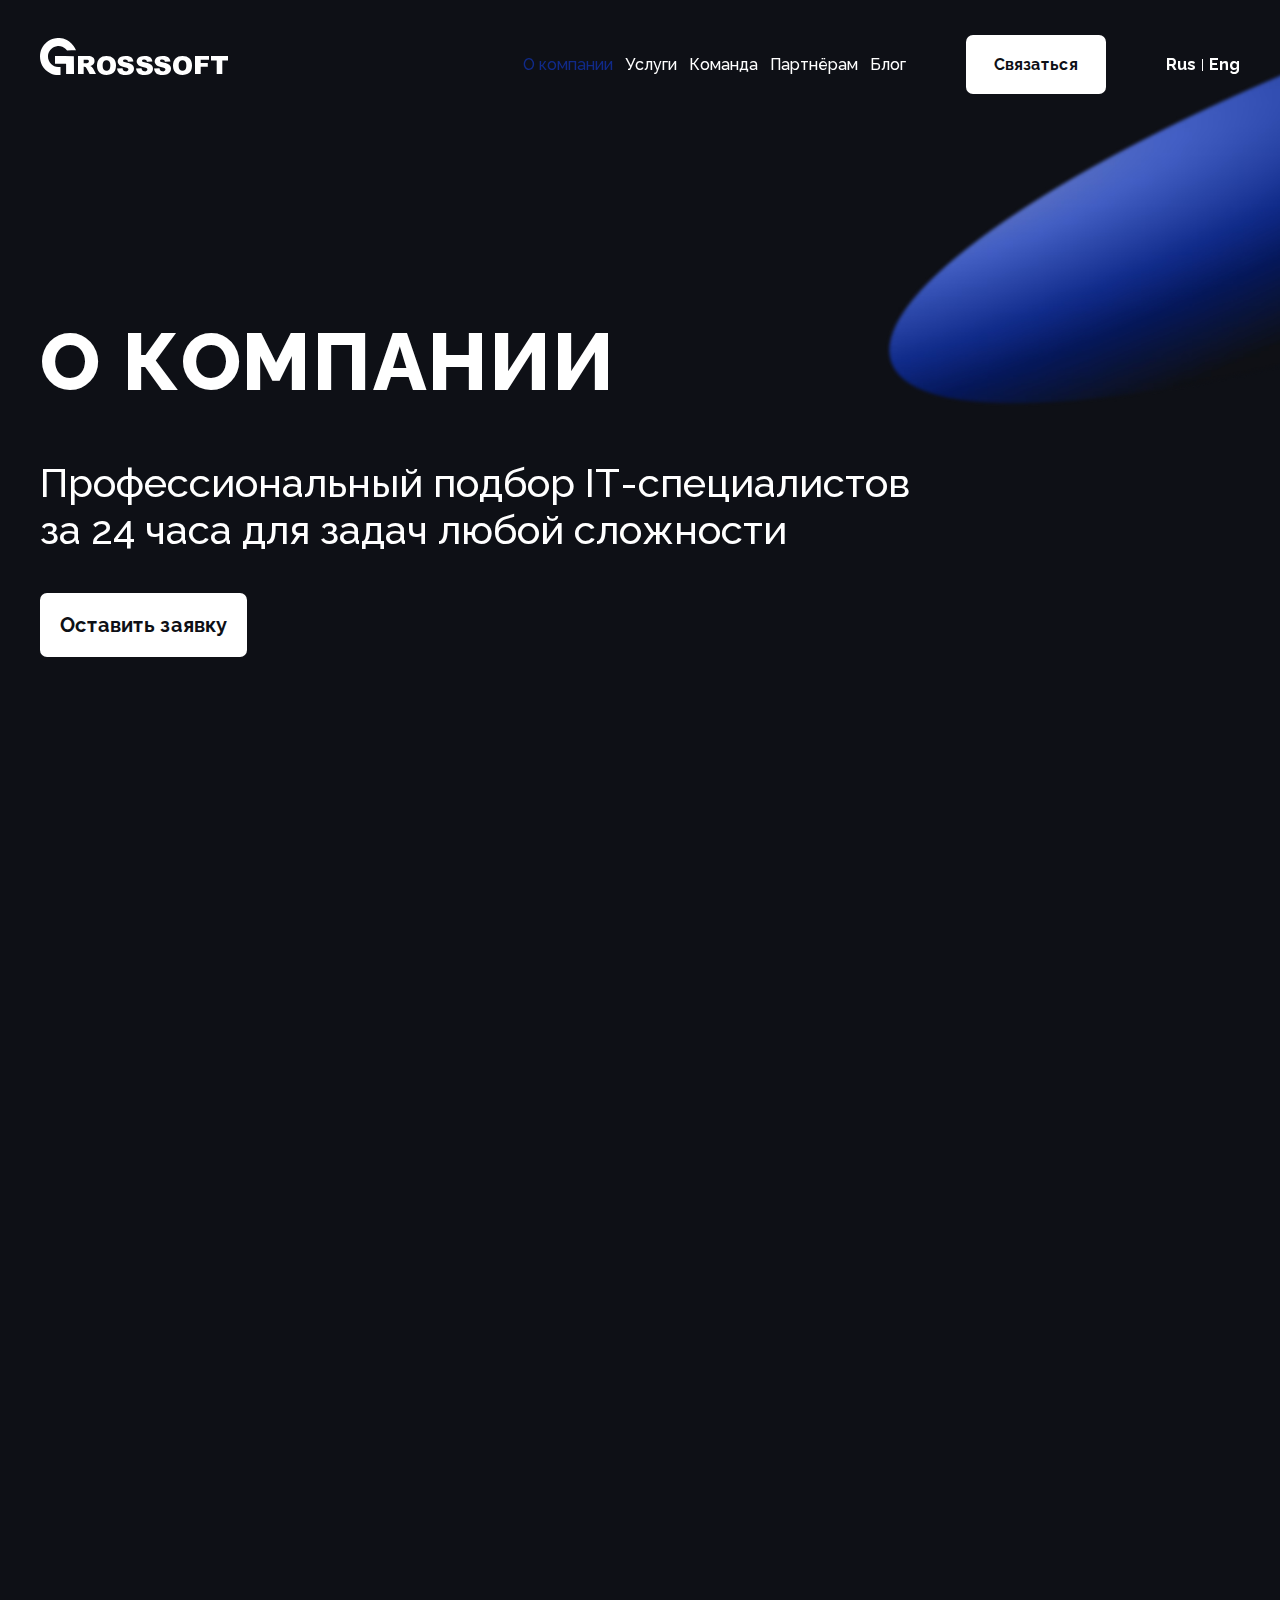
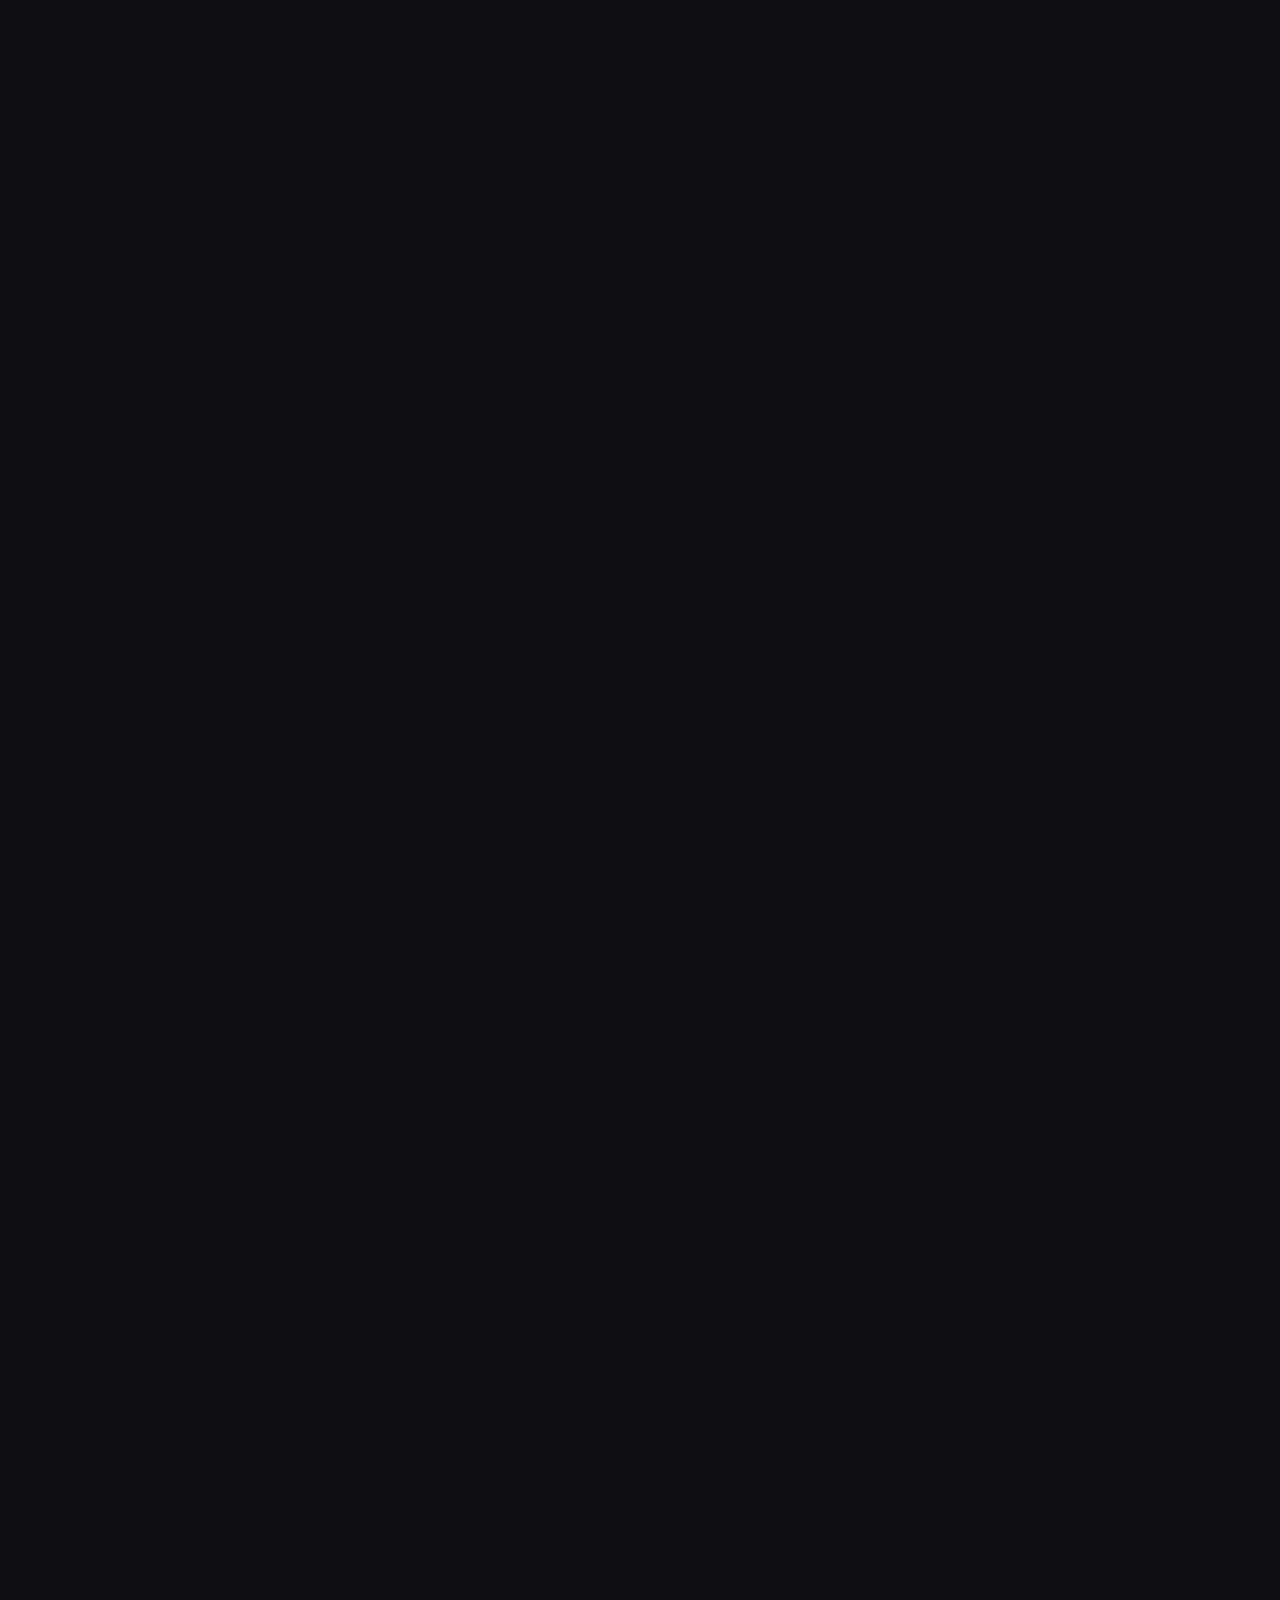
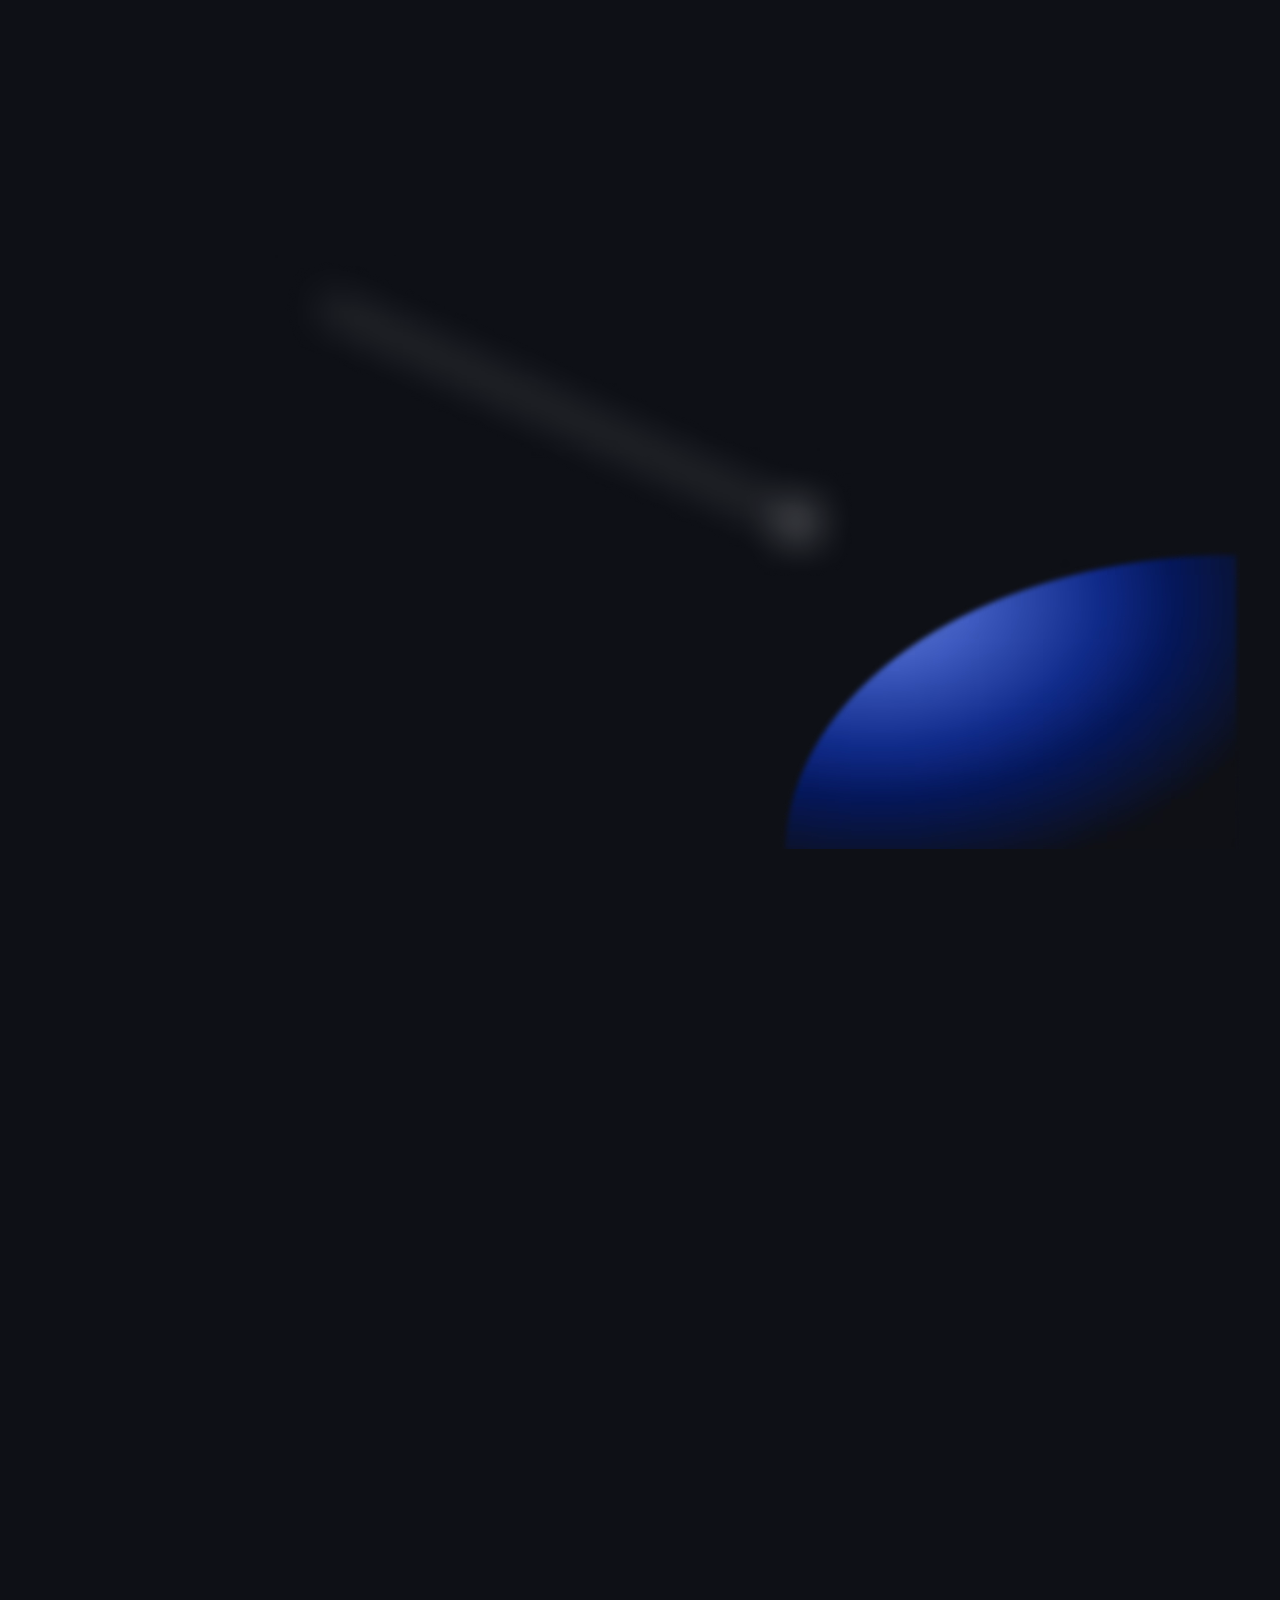
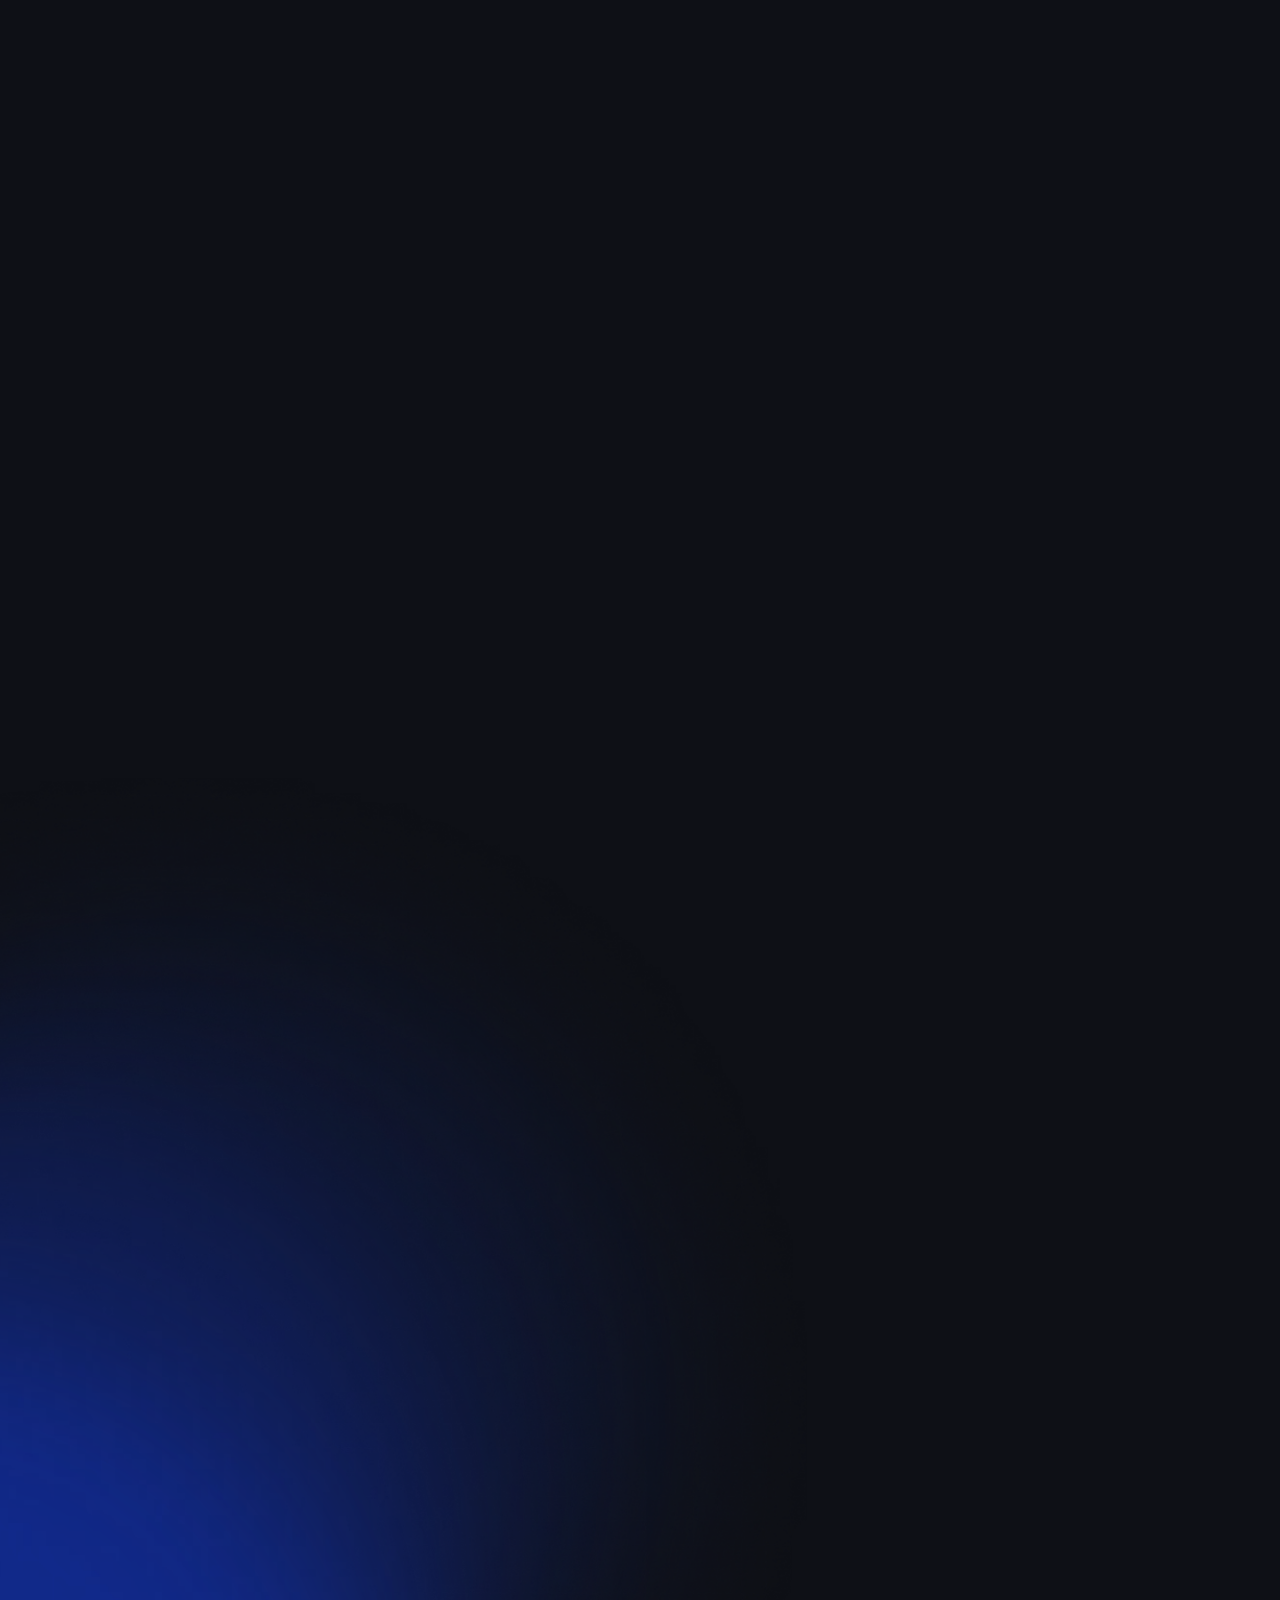
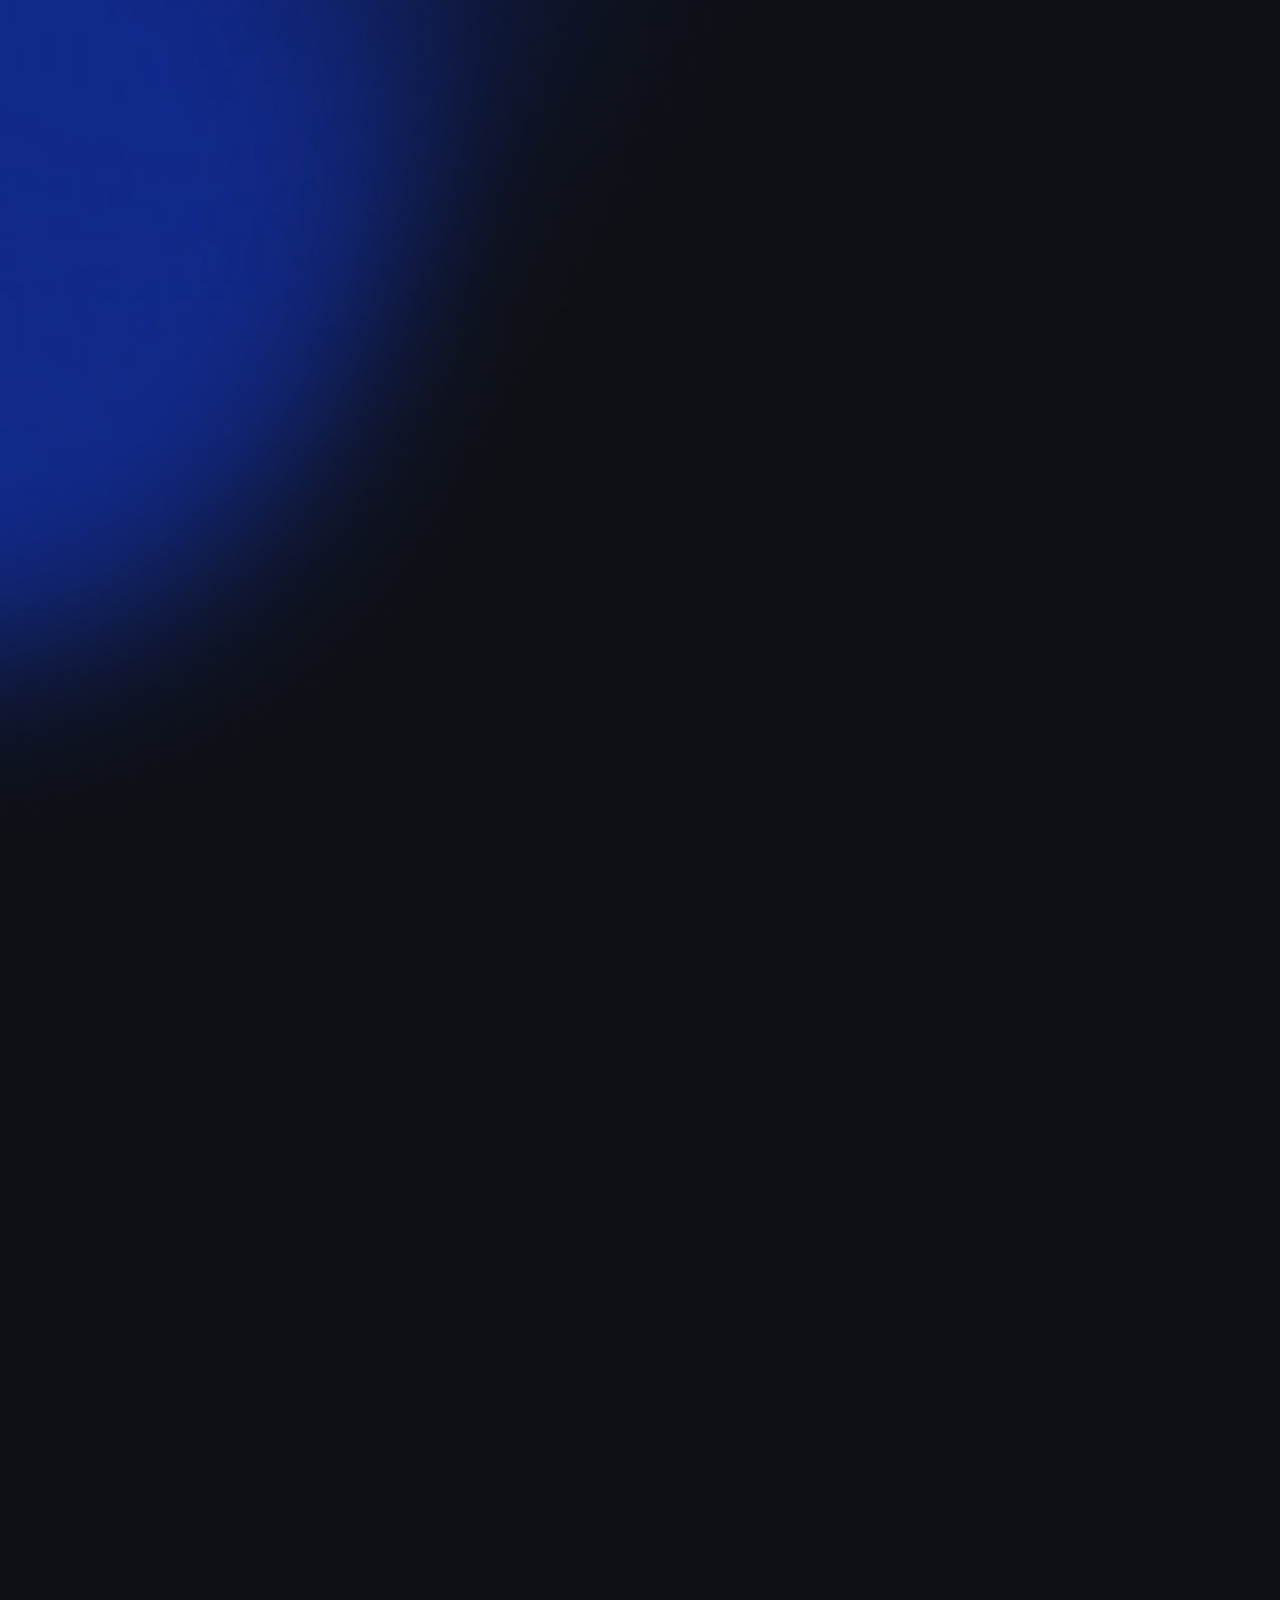
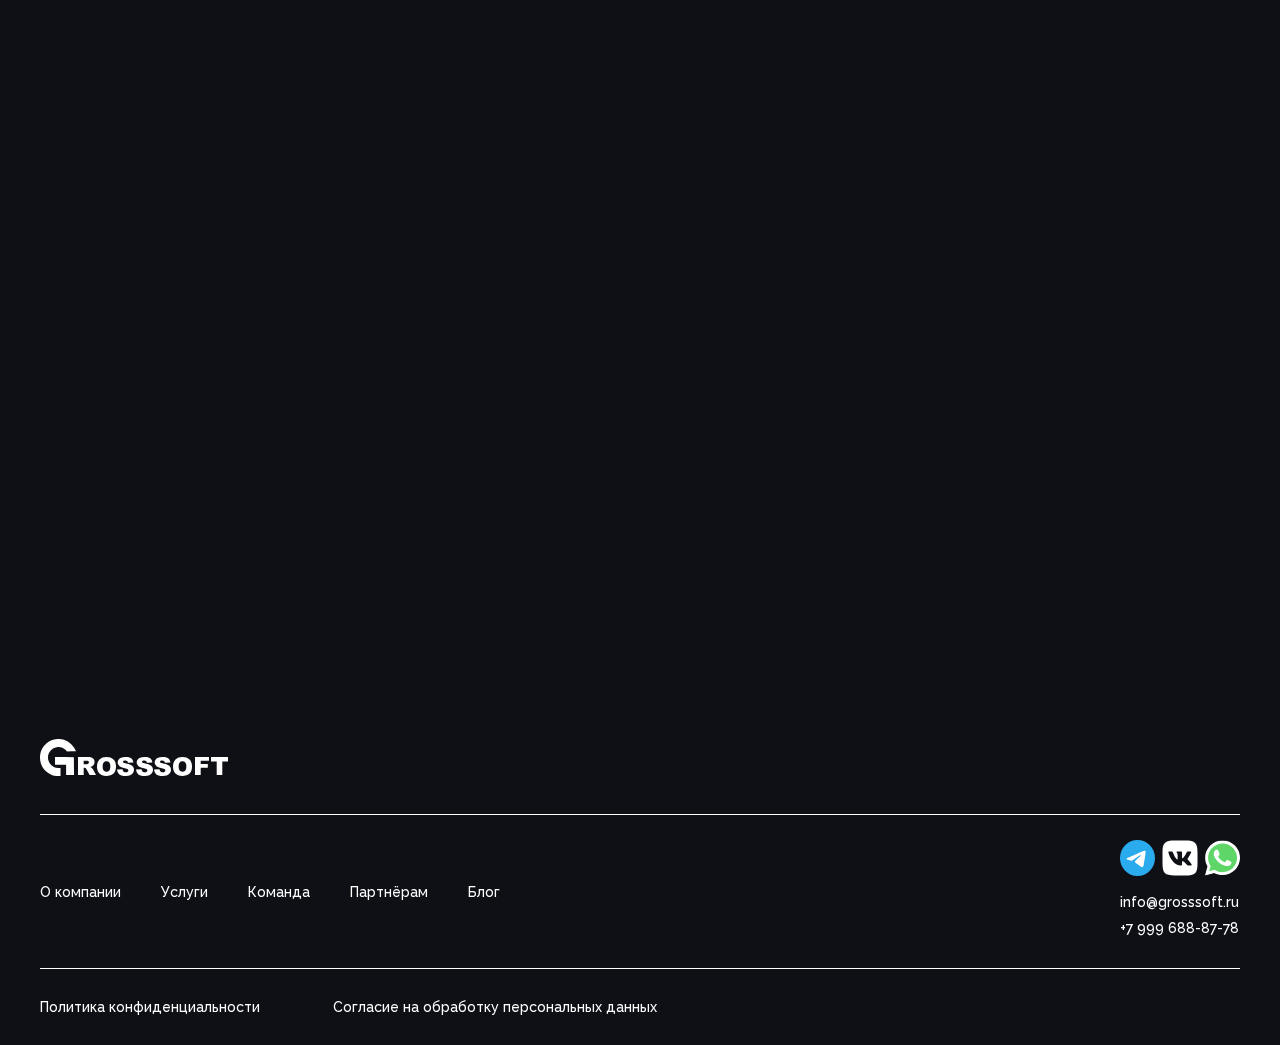
<file: about.html>
<!DOCTYPE html><html lang="ru"><head><meta charset="UTF-8"><meta http-equiv="X-UA-Compatible" content="IE=edge"><meta name="viewport" content="width=device-width, initial-scale=1.0"><link rel="stylesheet" href="css/style.css"><title>Grosssoft</title></head><body class=""><div class="wrapper _aboutPage"><header class="head"><div class="container"><div class="head__inner"> <a href="index.html" class="head__logo logo"><svg><use xlink:href="images/sprite.svg#logo"></use></svg></a><nav data-da="menu-burger__body, 959.90, last" class="head__nav nav-head"><ul class="nav-head__list"><li class="nav-head__item"> <a href="about.html" class="nav-head__link _aboutPage">О компании</a></li><li class="nav-head__item"> <a href="services.html" class="nav-head__link _servicesPage">Услуги</a></li><li class="nav-head__item"> <a href="team.html" class="nav-head__link _teamPage">Командa</a></li><li class="nav-head__item"> <a href="partners.html" class="nav-head__link _partnersPage">Партнёрам</a></li><li class="nav-head__item"> <a href="blog.html" class="nav-head__link _blogPage">Блог</a></li></ul> <a href="#" class="nav-head__btn main-link interactive">Связаться</a><div class="nav-head__language language-nav"><div class="language-nav__txt"> Rus</div><div class="language-nav__line"></div><div class="language-nav__txt"> Eng</div></div></nav><div class="head__nav-mobile nav-mobile"><div class="nav-mobile__contacts"> <a href="tel:79996888778">+7 999 688-87-78</a> <a href="mailto:info@grosssoft.ru">info@grosssoft.ru</a></div><div class="nav-mobile__menu-burger menu-burger"><div class="menu-burger__icon"><span></span><span></span><span></span></div><div class="menu-burger__body"> <a href="index.html" class="menu-burger__logo logo"><svg><use xlink:href="images/sprite.svg#logo"></use></svg></a></div></div></div></div></div></header><main class="page"><section class="top top_servicesPage"><div class="container"><div class="top__inner"><div class="top__txt txt-top"><h1 data-scroll-anim class="txt-top__title _scroll-anim _scroll-anim_up"> О КОМПАНИИ</h1> <strong data-scroll-anim class="txt-top__caption _scroll-anim _scroll-anim_toLeft">Профессиональный подбор IT-специалистов за 24 часа для задач любой сложности</strong> <a data-scroll-anim href="#" class="txt-top__link main-link _scroll-anim _scroll-anim_toRight interactive">Оставить заявку</a></div><div class="top__bg top__bg_aboutPage"><picture><source srcset="images/top/figure-aboutPage.avif" media="(min-width:960px)" type="image/avif"><source srcset="images/top/figure-aboutPage.webp" media="(min-width:960px)" type="image/webp"><source srcset="images/top/figure-aboutPage.png" media="(min-widht:960px)" type="image/png"><source srcset="images/top/figure-aboutPage-mobile.avif" type="image/avif"><source srcset="images/top/figure-aboutPage-mobile.webp" type="image/webp"> <img src="images/top/figure-aboutPage-mobile.png" alt="Задний фон"></picture></div></div></div></section><section class="about about_aboutPage"><div class="container"><div class="about__inner"><h2 data-scroll-anim class="about__title main-title _scroll-anim _scroll-anim_up"> О КОМПАНИИ</h2><div class="about__body"><div class="about__txt txt-about"><div data-scroll-anim class="txt-about__advantages advantages _scroll-anim _scroll-anim_up"><div class="advantages__row advantages__row_1"><div class="advantages__row-number advantages__row-number_1"> 10 лет</div><div class="advantages__row-info"> в сфере IT</div></div><div class="advantages__row advantages__row_2"><div class="advantages__row-number advantages__row-number_2"> 5 тысяч</div><div class="advantages__row-info"> разработчиков в базе</div></div><div class="advantages__row advantages__row_3"><div class="advantages__row-number advantages__row-number_3"> 7 дней</div><div class="advantages__row-info"> мы покажем первых кандидатов</div></div></div><p data-scroll-anim class="txt-about__desc _scroll-anim _scroll-anim_up"> Мы предоставляем экспертизу и ресурсы для реализации IT-проектов. Наше главное преимущество — высокая квалификация специалистов со всего мира, которых объединяет любовь к своему делу. Мы обогащаем in-house команды клиентов ценнейшим опытом экспертов, а также самостоятельно реализуем проекты и создаём IT-продукты в интересах заказчиков.</p> <a data-scroll-anim href="#" class="txt-about__link main-link _scroll-anim _scroll-anim_toRight interactive">Подробнее</a></div><a data-scroll-anim href="https://youtu.be/Vw6utYElVFg?si=Epz-SDZfogf3doCd" data-youtubeLightbox class="about__video-preview _scroll-anim _scroll-anim_toLeft interactive"><picture><source srcset="images/about/videoPreview.avif" type="image/avif"><source srcset="images/about/videoPreview.webp" type="image/webp"> <img srcset="images/about/videoPreview.jpeg" type="image/png" class="about__video-img" alt="Андрей Захаров"></picture><svg class="about__video-playIcon"><use xlink:href="images/sprite.svg#about--play-icon"></svg></a></div></div></div></section><section class="story"><div class="story__inner"><div class="container"><h2 data-scroll-anim class="story__title main-title _scroll-anim _scroll-anim_up"> НАША ИСТОРИЯ</h2><p data-scroll-anim class="story__caption _scroll-anim _scroll-anim_toRight"> С 2013 года мы подбираем квалифицированных специалистов в разные компании. Начинали с маленького штата и офиса, сейчас арендуем офис - 100 кв. метров и в штате 30 сотрудников.</p></div><div data-scroll-anim class="story__swiper swiper _scroll-anim _scroll-anim_up interactive"><svg class="story__swiper-cut story__swiper-cut_top"><use xlink:href="images/sprite.svg#swiper-edge"></use></svg><div class="swiper-wrapper"><div class="swiper-slide"><picture><source srcset="images/story/photo-1.avif" type="image/avif"><source srcset="images/story/photo-1.webp" type="image/webp"> <img src="images/story/photo-1.jpeg" alt="Фото№1"></picture><div class="story__swiper-slide-bg"></div></div><div class="swiper-slide"><picture><source srcset="images/story/photo-2.avif" type="image/avif"><source srcset="images/story/photo-2.webp" type="image/webp"> <img src="images/story/photo-2.jpeg" alt="Фото№1"></picture><div class="story__swiper-slide-bg"></div></div><div class="swiper-slide"><picture><source srcset="images/story/photo-3.avif" type="image/avif"><source srcset="images/story/photo-3.webp" type="image/webp"> <img src="images/story/photo-3.jpeg" alt="Фото№2"></picture><div class="story__swiper-slide-bg"></div></div><div class="swiper-slide"><picture><source srcset="images/story/photo-4.avif" type="image/avif"><source srcset="images/story/photo-4.webp" type="image/webp"> <img src="images/story/photo-4.jpeg" alt="Фото№3"></picture><div class="story__swiper-slide-bg"></div></div><div class="swiper-slide"><picture><source srcset="images/story/photo-5.avif" type="image/avif"><source srcset="images/story/photo-5.webp" type="image/webp"> <img src="images/story/photo-5.jpeg" alt="Фото№4"></picture><div class="story__swiper-slide-bg"></div></div></div><div class="story__swiper-navigation"><div class="story__swiper-button story__swiper-button_prev"><svg><use xlink:href="images/sprite.svg#story--swiper-button-left"></use></svg></div><div class="story__swiper-button story__swiper-button_next"><svg><use xlink:href="images/sprite.svg#story--swiper-button-right"></use></svg></div></div><svg class="story__swiper-cut story__swiper-cut_bottom"><use xlink:href="images/sprite.svg#swiper-edge"></use></svg></div></div></section><section class="specialists"><div class="container"><div class="specialists__inner"><h2 data-scroll-anim class="specialists__title main-title _scroll-anim _scroll-anim_toLeft"> ПОМОГАЕМ ЗАКРЫВАТЬ ЗАДАЧИ В СРОК</h2><ul data-scroll-anim class="specialists__list _scroll-anim _scroll-anim_toRight"><li class="specialists__list-item"> Эффективный процесс подбора: кандидаты проходят скоринг по hard skills с опытным техническим интервьюером на нашей стороне.</li><li class="specialists__list-item"> Большая база кандидатов — специалисты с подтверждённым опытом успешной работы на наших проектах. Вы получаете доступ к уникальным специалистам.</li><li class="specialists__list-item"> Специалисты от юридически проверенных партнёров с подписанным NDA.</li></ul></div></div></section><section class="competences"><div class="container"><div class="competences__inner"><h2 data-scroll-anim class="competences__title main-title _scroll-anim _scroll-anim_up"> КОМПЕТЕНЦИИ В ПОДБОРЕ</h2><div class="competences__grid"><div class="competences__item item-competences"><div data-scroll-anim class="item-competences__icon _scroll-anim _scroll-anim_up"><div class="item-competences__icon-circle item-competences__icon-circle_1"></div><svg><use xlink:href="images/sprite.svg#competences--icon-1"></use></svg></div><div data-scroll-anim class="item-competences__txt _scroll-anim _scroll-anim_toRight"> <strong class="item-competences__title">экспертиза</strong><p class="item-competences__desc"> Высокая экспертиза в mobile и web разработке. Отбор кандидатов проводится технически грамотным менеджером.</p></div></div><div class="competences__item item-competences"><div data-scroll-anim class="item-competences__icon _scroll-anim _scroll-anim_up"><div class="item-competences__icon-circle item-competences__icon-circle_2"></div><svg><use xlink:href="images/sprite.svg#competences--icon-2"></use></svg></div><div data-scroll-anim class="item-competences__txt _scroll-anim _scroll-anim _scroll-anim_toRight"> <strong class="item-competences__title">сКОРОСТЬ</strong><p class="item-competences__desc"> Первый кандидат — в течение первых 24 часов. Мы возьмёмся за заявки с самыми требовательными сроками.</p></div></div><div class="competences__item item-competences"><div data-scroll-anim class="item-competences__icon _scroll-anim _scroll-anim_up"><div class="item-competences__icon-circle item-competences__icon-circle_3"></div><svg><use xlink:href="images/sprite.svg#competences--icon-3"></use></svg></div><div data-scroll-anim class="item-competences__txt _scroll-anim _scroll-anim _scroll-anim_toRight"> <strong class="item-competences__title">РЕЙТЫ</strong><p class="item-competences__desc"> Высокая экспертиза в mobile и web разработке. Отбор кандидатов проводится технически грамотным менеджером.</p></div></div><div class="competences__item item-competences"><div data-scroll-anim class="item-competences__icon _scroll-anim _scroll-anim_up"><div class="item-competences__icon-circle item-competences__icon-circle_4"></div><svg><use xlink:href="images/sprite.svg#competences--icon-4"></use></svg></div><div data-scroll-anim class="item-competences__txt _scroll-anim _scroll-anim _scroll-anim_toRight"> <strong class="item-competences__title">оПЫТ</strong><p class="item-competences__desc"> Вместе с нашими партнёрами мы имеем доступ к более чем 30 000 специалистов, компетенции которых охватывают все технологические стеки.</div></div></div> <a data-scroll-anim href="#" class="competences__link main-link _scroll-anim _scroll-anim _scroll-anim_up interactive">Найти специалиста</a></div></div></section><section class="privileges"><div class="container"><div class="privileges__inner"><h2 data-scroll-anim class="privileges__title main-title _scroll-anim _scroll-anim_up"> Развиваем бизнес с лучшими представителями IT</h2><div class="privileges__content"><ol class="privileges__list"><li data-scroll-anim class="privileges__list-item _scroll-anim _scroll-anim_toRight"> <strong>Простой процесс подбора</strong> <span>Следуйте своим бизнес-планам и не теряйте время на поиск ресурсов. Отправьте заявку и ознакомьтесь со списком кандидатов, готовых начать работать в тот же день без лишней бюрократии.</span></li><li data-scroll-anim class="privileges__list-item privileges__list-item_right _scroll-anim _scroll-anim_toLeft"> <strong>Масштабирование и быстрый старт</strong> <span>Управляйте количеством специалистов в зависимости от потребностей бизнеса. Grosssoft закроет потребность в отдельных специалистах или подберёт слаженную команду.</span></li><li data-scroll-anim class="privileges__list-item _scroll-anim _scroll-anim_toRight"> <strong>Доступ к лучшим специалистам</strong> <span>Находите редких специалистов для уникальных проектов. Middle, middle+, senior специалисты для решения задач любой сложности.</span></li><li data-scroll-anim class="privileges__list-item privileges__list-item_right _scroll-anim _scroll-anim_toLeft"> <strong>Оплата только за труд специалиста</strong> <span>Вы оплачиваете только время, которое специалист потратил на решение задачи. Нет необходимости предоставлять оборудование, инфраструктуру и оплачивать социальные выплаты.</span></li></ol></div></div></div></section><section class="application application_aboutPage"><div class="container"><div class="application__inner"><h3 data-scroll-anim class="application__title main-title _scroll-anim _scroll-anim_toRight"> Отправить заявку<br> на подбор</h3><form data-scroll-anim class="application__form form-application interactive _scroll-anim _scroll-anim_toLeft" action="#"> <label for="application-comment"><b>Опишите требования (специальность)</b><textarea name="form-application-comment" id="application-comment" wrap='soft' rows="1" required></textarea></label> <label for="application-userName"><b>Ваше имя</b> <input type="text" id="application-userName" required></label> <label for="application-phoneNumber"><b>Номер телефона</b> <input type="tel" id="application-phoneNumber" required></label> <label for="application-email"><b>E-mail</b> <input type="email" id="application-email" required></label><div class="form-application__checkbox-wrap"> <label for="application-checkbox" class="form-application__checkbox-label"><input type="checkbox" id="application-checkbox" required class="form-application__checkbox"> <span class="form-application__checkbox-style"><svg><use xlink:href="images/sprite.svg#cta--checkbox"></use></svg></span></label> <span class="form-application__checkbox-txt">Я согласен с <a href="https://vk.com/doc174495173_667584977?hash=z7vDv3S3ja3sCZow5DzzjaaTPWddDUZh05RXOL7Zlz4&dl=i1XB5ZBxzYIM9p4KbFdTWeEdnrMXztCL7S1b4xbuznL">политикой конфиденциальности</a></span></div> <button class="form-application__submit main-link" type="submit"> Отправить</button></form></div></div></section></main><footer class="foot"><div class="container"><div class="foot__inner"> <a href="index.html" class="foot__logo logo"><svg><use xlink:href="images/sprite.svg#logo"></use></svg></a><div class="foot__middle"><nav class="foot__nav"><ul class="foot__list"><li class="foot__list-item"> <a href="about.html">О компании</a></li><li class="foot__list-item"> <a href="services.html">Услуги</a></li><li class="foot__list-item"> <a href="team.html">Команда</a></li><li class="foot__list-item"> <a href="partners.html">Партнёрам</a></li><li class="foot__list-item"> <a href="blog.html">Блог</a></li></ul></nav><div class="foot__contacts interactive"><div class="foot__socialMedia"> <a href="#"><svg xmlns="http://www.w3.org/2000/svg" width="35" height="36" viewBox="0 0 35 36" fill="none"><g clip-path="url(#clip0_1_842)"><path d="M17.5 0C12.8598 0 8.40547 1.89759 5.12695 5.27203 1.84505 8.64781.000909097 13.226 0 18 0 22.772 1.8457 27.3535 5.12695 30.728 8.40547 34.1024 12.8598 36 17.5 36 22.1402 36 26.5945 34.1024 29.873 30.728 33.1543 27.3535 35 22.772 35 18 35 13.228 33.1543 8.64647 29.873 5.27203 26.5945 1.89759 22.1402 0 17.5 0Z" fill="url(#paint0_linear_1_842)"/><path d="M7.92148 17.8101C13.0238 15.5241 16.4254 14.0168 18.1262 13.2887 22.9879 11.2094 23.9969 10.8483 24.6559 10.836 24.8008 10.8337 25.1234 10.8705 25.334 11.0456 25.509 11.1932 25.5582 11.3929 25.5828 11.5331 25.6047 11.6732 25.6348 11.9924 25.6102 12.2416 25.3477 15.0878 24.2074 21.9948 23.6277 25.1827 23.3844 26.5316 22.9004 26.9839 22.4328 27.028 21.4156 27.1242 20.6445 26.3373 19.6602 25.6738 18.1207 24.6352 17.2512 23.9888 15.7555 22.9755 14.0273 21.8044 15.1484 21.1606 16.1328 20.1087 16.3898 19.8334 20.8687 15.6442 20.9535 15.2642 20.9644 15.2167 20.9754 15.0395 20.8715 14.9461 20.7703 14.8524 20.6199 14.8845 20.5105 14.9098 20.3547 14.9458 17.8965 16.6187 13.1277 19.9282 12.4305 20.4215 11.7988 20.6619 11.2301 20.6493 10.6066 20.6355 9.40351 20.2859 8.50937 19.9872 7.41562 19.6207 6.54335 19.427 6.61992 18.8046 6.6582 18.4806 7.09296 18.149 7.92148 17.8101Z" fill="white"/></g><defs><linearGradient id="paint0_linear_1_842" x1="1750" y1="0" x2="1750" y2="3600" gradientUnits="userSpaceOnUse"><stop stop-color="#2AABEE"/><stop offset="1" stop-color="#229ED9"/></linearGradient><clipPath id="clip0_1_842"><rect width="35" height="36" fill="white"/></clipPath></defs></svg></a> <a href="#"><svg xmlns="http://www.w3.org/2000/svg" width="42" height="42" viewBox="0 0 42 42" fill="none"><path d="M26.3778 3.5H15.6398C5.83275 3.5 3.5 5.83275 3.5 15.6222V26.3602C3.5 36.1655 5.81525 38.5 15.6222 38.5H26.3602C36.1655 38.5 38.5 36.1847 38.5 26.3778V15.6398C38.5 5.83275 36.1847 3.5 26.3778 3.5ZM31.7555 28.4725H29.2023C28.2362 28.4725 27.9457 27.6903 26.2132 25.9578 24.7013 24.5 24.0625 24.318 23.6793 24.318 23.1508 24.318 23.0055 24.4632 23.0055 25.193V27.489C23.0055 28.1103 22.8043 28.4743 21.182 28.4743 19.6076 28.3684 18.0809 27.8901 16.7275 27.0787 15.3742 26.2672 14.233 25.1459 13.398 23.807 11.4155 21.3395 10.0361 18.4435 9.3695 15.3492 9.3695 14.966 9.51475 14.6195 10.2445 14.6195H12.796C13.4522 14.6195 13.6885 14.9117 13.9457 15.5855 15.1847 19.2325 17.2987 22.4035 18.1562 22.4035 18.4852 22.4035 18.6288 22.2582 18.6288 21.4375V17.682C18.5203 15.9688 17.6102 15.8235 17.6102 15.204 17.6219 15.0406 17.6968 14.8882 17.819 14.7791 17.9412 14.6699 18.1011 14.6127 18.2648 14.6195H22.2757C22.8235 14.6195 23.0055 14.8925 23.0055 15.5487V20.6168C23.0055 21.1645 23.2418 21.3465 23.4062 21.3465 23.7353 21.3465 23.989 21.1645 24.591 20.5625 25.884 18.9857 26.9404 17.2289 27.727 15.3475 27.8074 15.1215 27.9595 14.928 28.1602 14.7966 28.3608 14.6651 28.599 14.603 28.8382 14.6195H31.3915C32.1562 14.6195 32.319 15.0028 32.1562 15.5487 31.2279 17.6285 30.0791 19.6027 28.7297 21.4375 28.455 21.8575 28.3447 22.0763 28.7297 22.568 28.9835 22.9513 29.8778 23.6985 30.4797 24.409 31.3546 25.2816 32.0811 26.2912 32.6305 27.398 32.8493 28.1085 32.4835 28.4725 31.7555 28.4725Z" fill="white"/></svg></a> <a href="#"><svg xmlns="http://www.w3.org/2000/svg" width="35" height="36" viewBox="0 0 35 36" fill="none"><g clip-path="url(#clip0_1_847)"><path d="M.749685 17.7906C.748865 20.7313 1.52312 23.6026 2.99536 26.1335L.608887 34.7807 9.52596 32.4603C11.9923 33.7928 14.7557 34.491 17.5638 34.4912H17.5712C26.8413 34.4912 34.3875 27.0051 34.3914 17.8038 34.3932 13.345 32.6451 9.15238 29.4691 5.99803 26.2936 2.84397 22.0703 1.10604 17.5705 1.104 8.29923 1.104.75365 8.58966.749822 17.7906" fill="url(#paint0_linear_1_847)"/><path d="M.149196 17.7851C.148239 20.8316.950246 23.8057 2.47497 26.4271L.00292969 35.3843 9.23974 32.9808C11.7848 34.3579 14.6502 35.0839 17.566 35.085H17.5735C27.1763 35.085 34.9935 27.3297 34.9976 17.799 34.9992 13.18 33.1882 8.83665 29.8987 5.5693 26.6088 2.30236 22.2345.501899 17.5735.5 7.96913.5.153024 8.25426.149196 17.7851ZM5.64992 25.9757 5.30503 25.4323C3.85521 23.1446 3.08998 20.5009 3.09107 17.7862 3.09421 9.8644 9.59064 3.41938 17.579 3.41938 21.4475 3.42101 25.0832 4.9176 27.8177 7.63295 30.552 10.3486 32.0567 13.9585 32.0557 17.7979 32.0521 25.7197 25.5556 32.1655 17.5735 32.1655H17.5678C14.9687 32.1641 12.4197 31.4715 10.1968 30.1625L9.66774 29.8512 4.18643 31.2773 5.64992 25.9755V25.9757Z" fill="url(#paint1_linear_1_847)"/><path d="M13.2185 10.5588C12.8923 9.83943 12.549 9.82491 12.2389 9.8123 11.9849 9.80145 11.6945 9.80226 11.4045 9.80226 11.1141 9.80226 10.6424 9.91065 10.2436 10.3427 9.84448 10.7752 8.71973 11.8203 8.71973 13.946 8.71973 16.0717 10.2799 18.126 10.4973 18.4146 10.7151 18.7026 13.5092 23.2043 17.9344 24.9361 21.6121 26.3753 22.3605 26.0891 23.1587 26.0169 23.957 25.945 25.7346 24.972 26.0973 23.9632 26.4602 22.9544 26.4602 22.0897 26.3514 21.909 26.2426 21.729 25.9523 21.6209 25.5169 21.4049 25.0814 21.1888 22.9409 20.1435 22.5419 19.9993 22.1428 19.8553 21.8526 19.7834 21.5622 20.216 21.2719 20.6479 20.4381 21.6209 20.184 21.909 19.9302 22.1978 19.6761 22.2338 19.2408 22.0177 18.8052 21.8009 17.403 21.3452 15.7396 19.8734 14.4453 18.7282 13.5715 17.314 13.3176 16.8813 13.0636 16.4494 13.2904 16.2153 13.5087 16 13.7043 15.8064 13.9442 15.4955 14.1621 15.2433 14.3792 14.9909 14.4516 14.8109 14.5968 14.5228 14.7421 14.2344 14.6694 13.982 14.5607 13.7659 14.4516 13.5498 13.6056 11.4131 13.2185 10.5588Z" fill="white"/></g><defs><linearGradient id="paint0_linear_1_847" x1="1689.74" y1="3368.77" x2="1689.74" y2="1.104" gradientUnits="userSpaceOnUse"><stop stop-color="#1FAF38"/><stop offset="1" stop-color="#60D669"/></linearGradient><linearGradient id="paint1_linear_1_847" x1="1749.74" y1="3488.93" x2="1749.74" y2="0.5" gradientUnits="userSpaceOnUse"><stop stop-color="#F9F9F9"/><stop offset="1" stop-color="white"/></linearGradient><clipPath id="clip0_1_847"><rect width="35" height="35" fill="white" transform="translate(0 0.5)"/></clipPath></defs></svg></a></div> <a href="mailto:info@grosssoft.ru" class="foot__telAndEmail">info@grosssoft.ru</a> <a href="telto:+79996888778" class="foot__telAndEmail">+7 999 688-87-78</a></div></div><div class="foot__bottom"> <a href="https://vk.com/doc174495173_667584977?hash=z7vDv3S3ja3sCZow5DzzjaaTPWddDUZh05RXOL7Zlz4&dl=i1XB5ZBxzYIM9p4KbFdTWeEdnrMXztCL7S1b4xbuznL">Политика конфиденциальности</a> <a href="https://vk.com/doc174495173_667584978?hash=wHS2VkdWxMiay9hVBSld85Y3yLPqHXcUIIWtnMrx0z4&dl=DmGqYDKz5n2425yFGZEJIKoyhvRQjalAphb3w1zO4e4">Согласие на обработку персональных данных</a></div></div></div></footer><div class="body-behind"></div><div id="youtubelightbox" class="youtubelightbox"><div class="youtubelightbox__centeredchild"><div class="youtubelightbox__videowrapper"><div id="youtubelightboxPlayer"></div></div></div></div></div><script src="js/index.bundle.js"></script><script>
        const linksBtnsSelector = 'a[data-youtubeLightbox]';
        // const linksBtnsSelector = '.lightbox';

        // load Youtube API code asynchronously
        var tag = document.createElement('script');

        tag.src = 'https://www.youtube.com/iframe_api';
        var firstScriptTag = document.getElementsByTagName('script')[0];
        firstScriptTag.parentNode.insertBefore(tag, firstScriptTag);

        var isiOS = navigator.userAgent.match(/(iPad)|(iPhone)|(iPod)/i) != null; //boolean check for iOS devices

        var youtubelightbox = document.getElementById('youtubelightbox');
        var player; // variable to hold new YT.Player() instance

        // Hide lightbox when clicked on
        youtubelightbox.addEventListener(
            'click',
            function () {
                this.style.display = 'none';
                player.stopVideo();
            },
            false
        );

        // Exclude youtube iframe from above action
        youtubelightbox
            .querySelector('.youtubelightbox__centeredchild')
            .addEventListener(
                'click',
                function (e) {
                    e.stopPropagation();
                },
                false
            );

        // define onYouTubeIframeAPIReady() function and initialize lightbox when API is ready
        function onYouTubeIframeAPIReady() {
            createlightbox();
        }

        // Extracts the Youtube video ID from a well formed Youtube URL
        function getyoutubeid(link) {
            // Assumed Youtube URL formats
            // https://www.youtube.com/watch?v=Pe0jFDPHkzo
            // https://youtu.be/Pe0jFDPHkzo
            // https://www.youtube.com/v/Pe0jFDPHkzo
            // and more

            //See http://stackoverflow.com/a/6904504/4360074
            var youtubeidreg =
                /(?:youtube\.com\/(?:[^\/]+\/.+\/|(?:v|e(?:mbed)?)\/|.*[?&]v=)|youtu\.be\/)([^"&?\/ ]{11})/i;
            return youtubeidreg.exec(link)[1]; // return Youtube video ID portion of link
        }

        // Creates a new YT.Player() instance
        function createyoutubeplayer(videourl) {
            player = new YT.Player('youtubelightboxPlayer', {
                videoId: videourl,
                playerVars: { autoplay: 1 },
            });
        }

        // Main Youtube lightbox function
        function createlightbox() {
            var targetlinks = document.querySelectorAll(linksBtnsSelector);

            for (var i = 0; i < targetlinks.length; i++) {
                var link = targetlinks[i];
                link._videoid = getyoutubeid(link); // store youtube video ID portion of link inside _videoid property
                targetlinks[i].addEventListener(
                    'click',
                    function (e) {
                        youtubelightbox.style.display = 'block';
                        if (typeof player == 'undefined') {
                            // if video player hasn't been created yet
                            createyoutubeplayer(this._videoid);
                        } else {
                            if (isiOS) {
                                // iOS devices can only use the "cue" related methods
                                player.cueVideoById(this._videoid);
                            } else {
                                player.loadVideoById(this._videoid);
                            }
                        }
                        e.preventDefault();
                    },
                    false
                );
            }
        }
    </script></body></html>
</file>
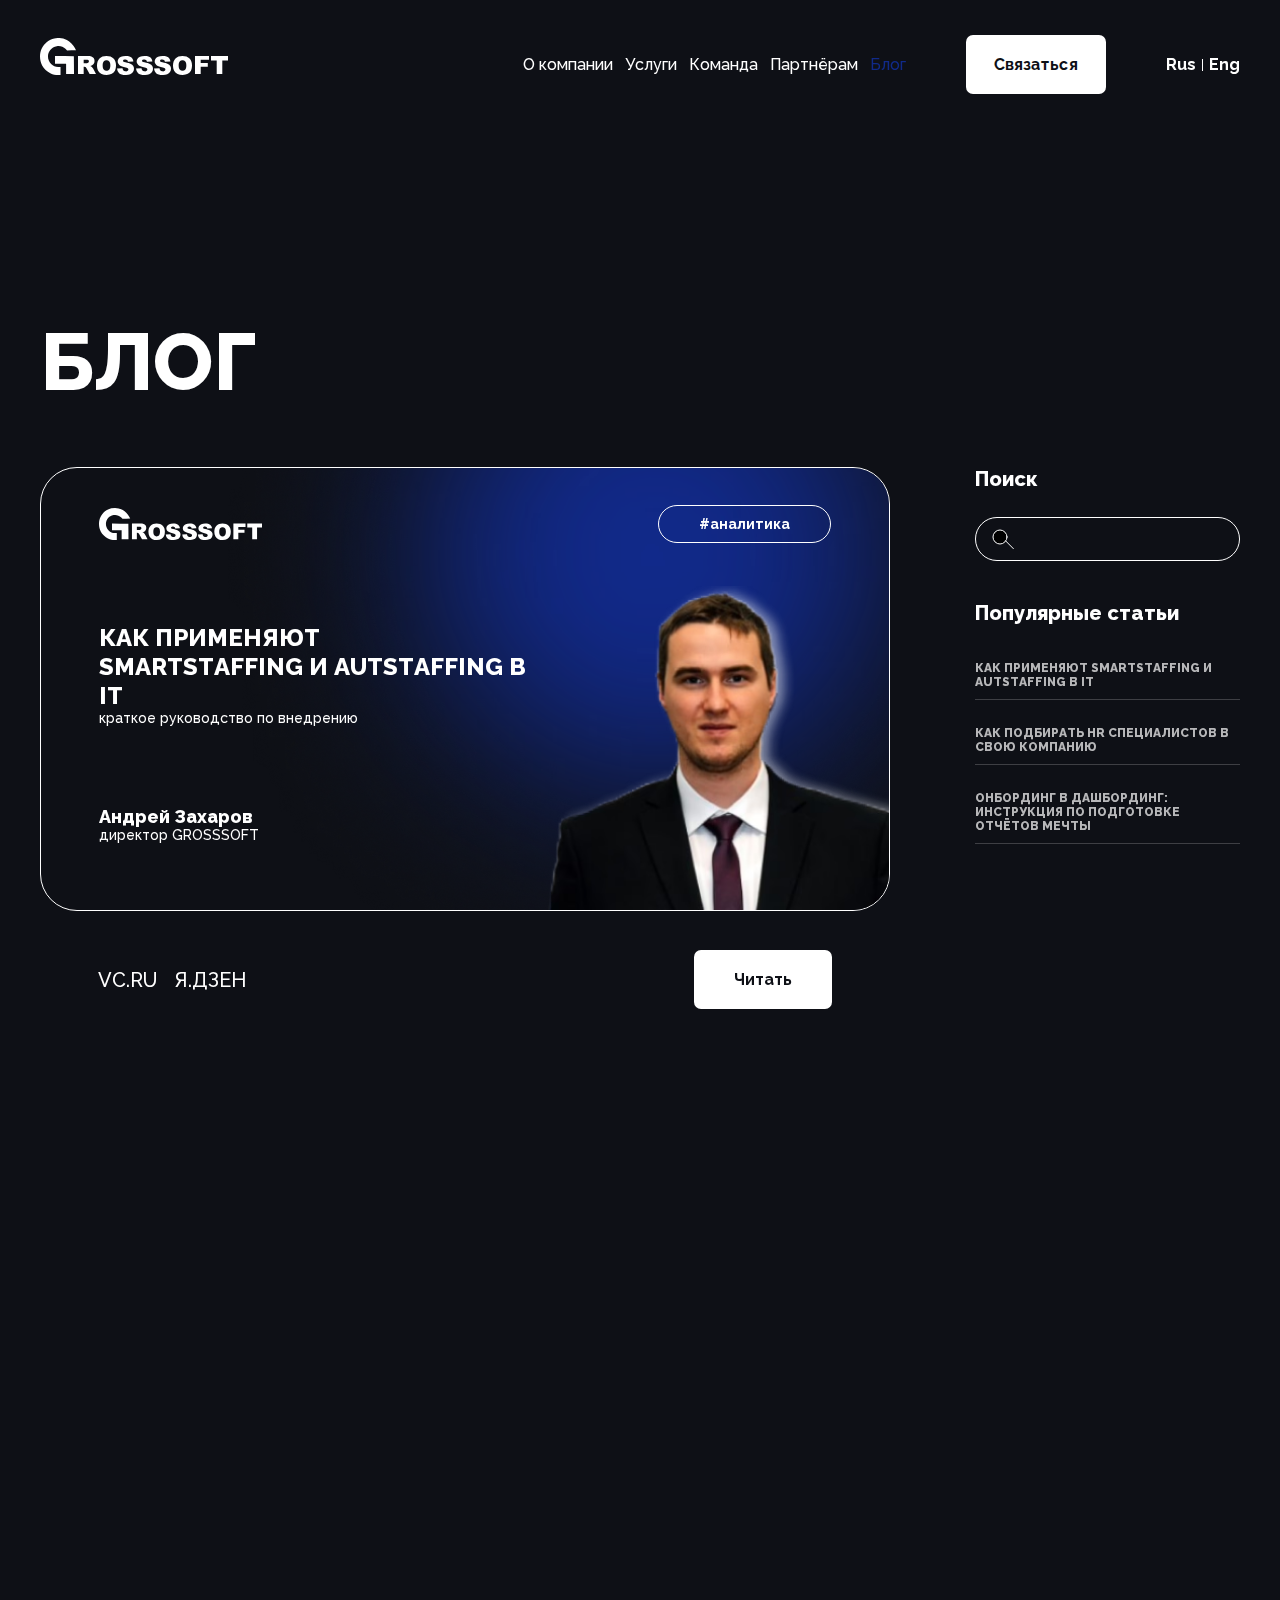
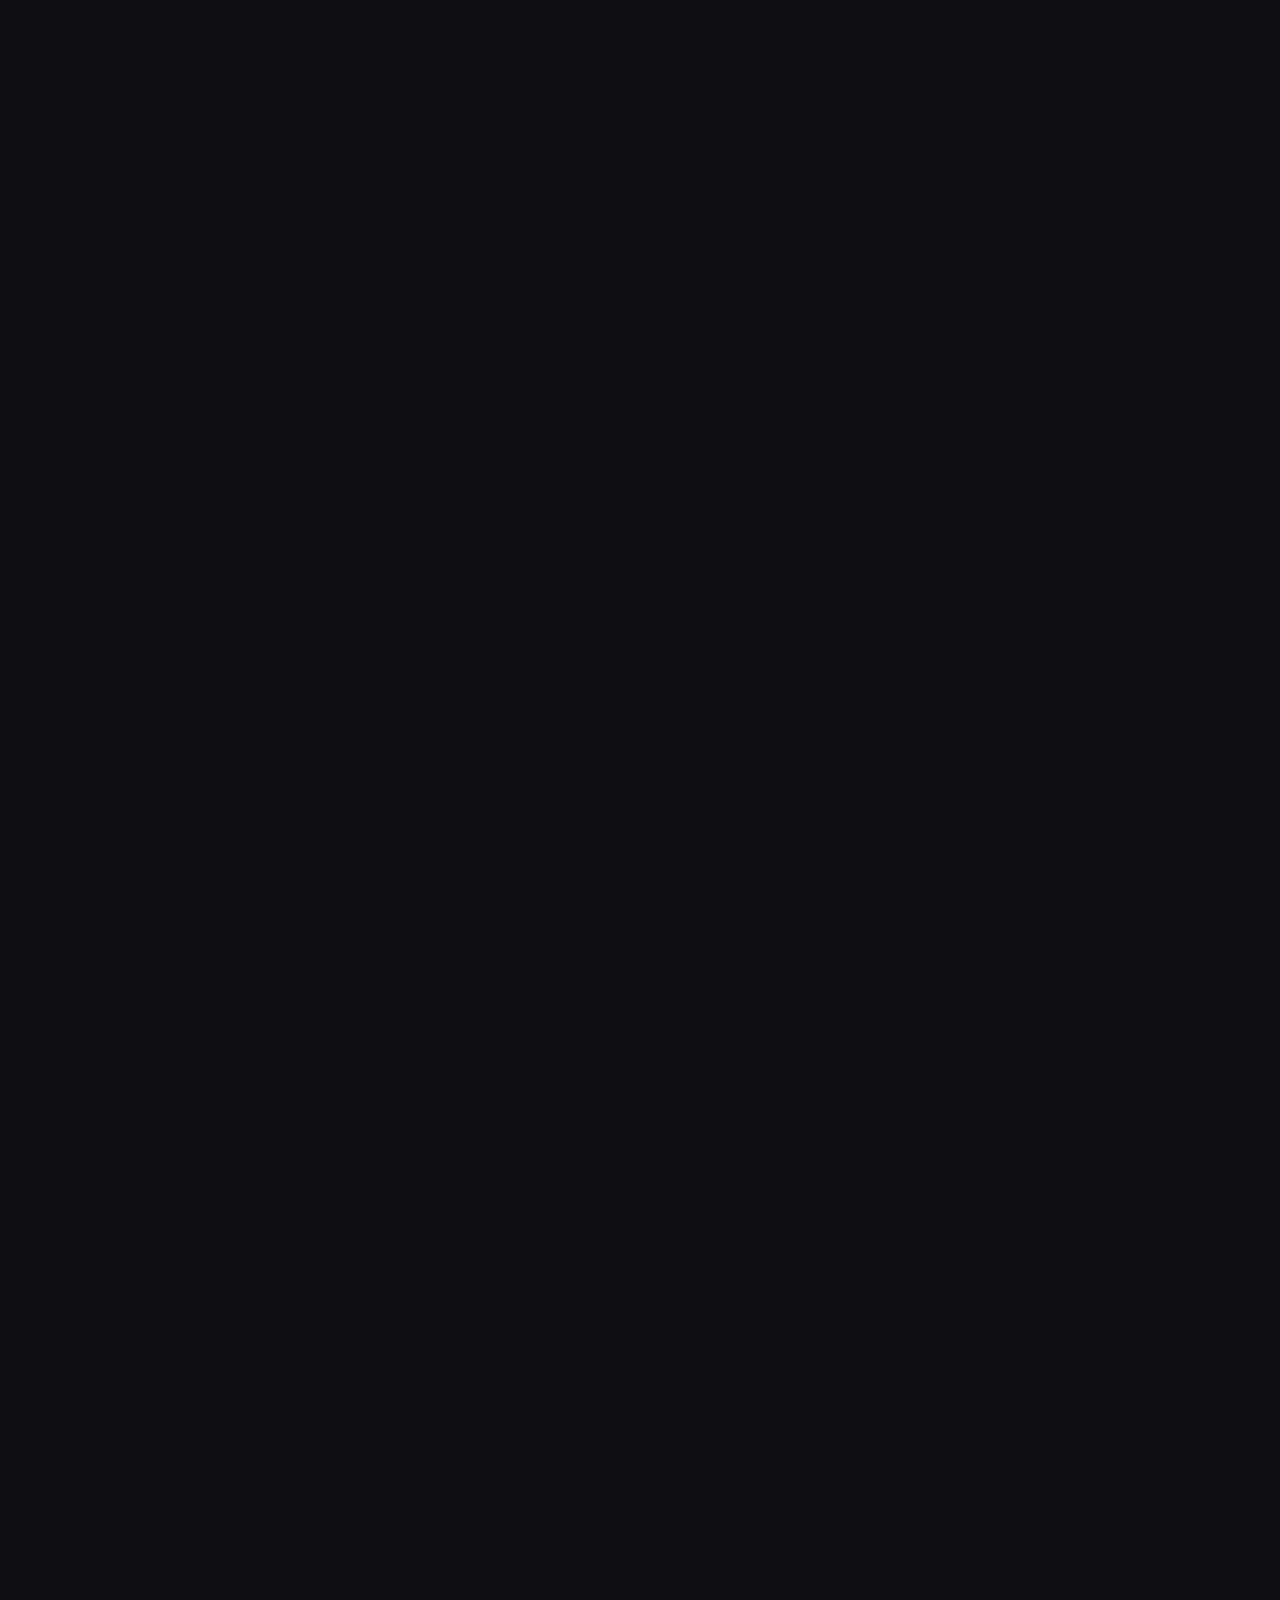
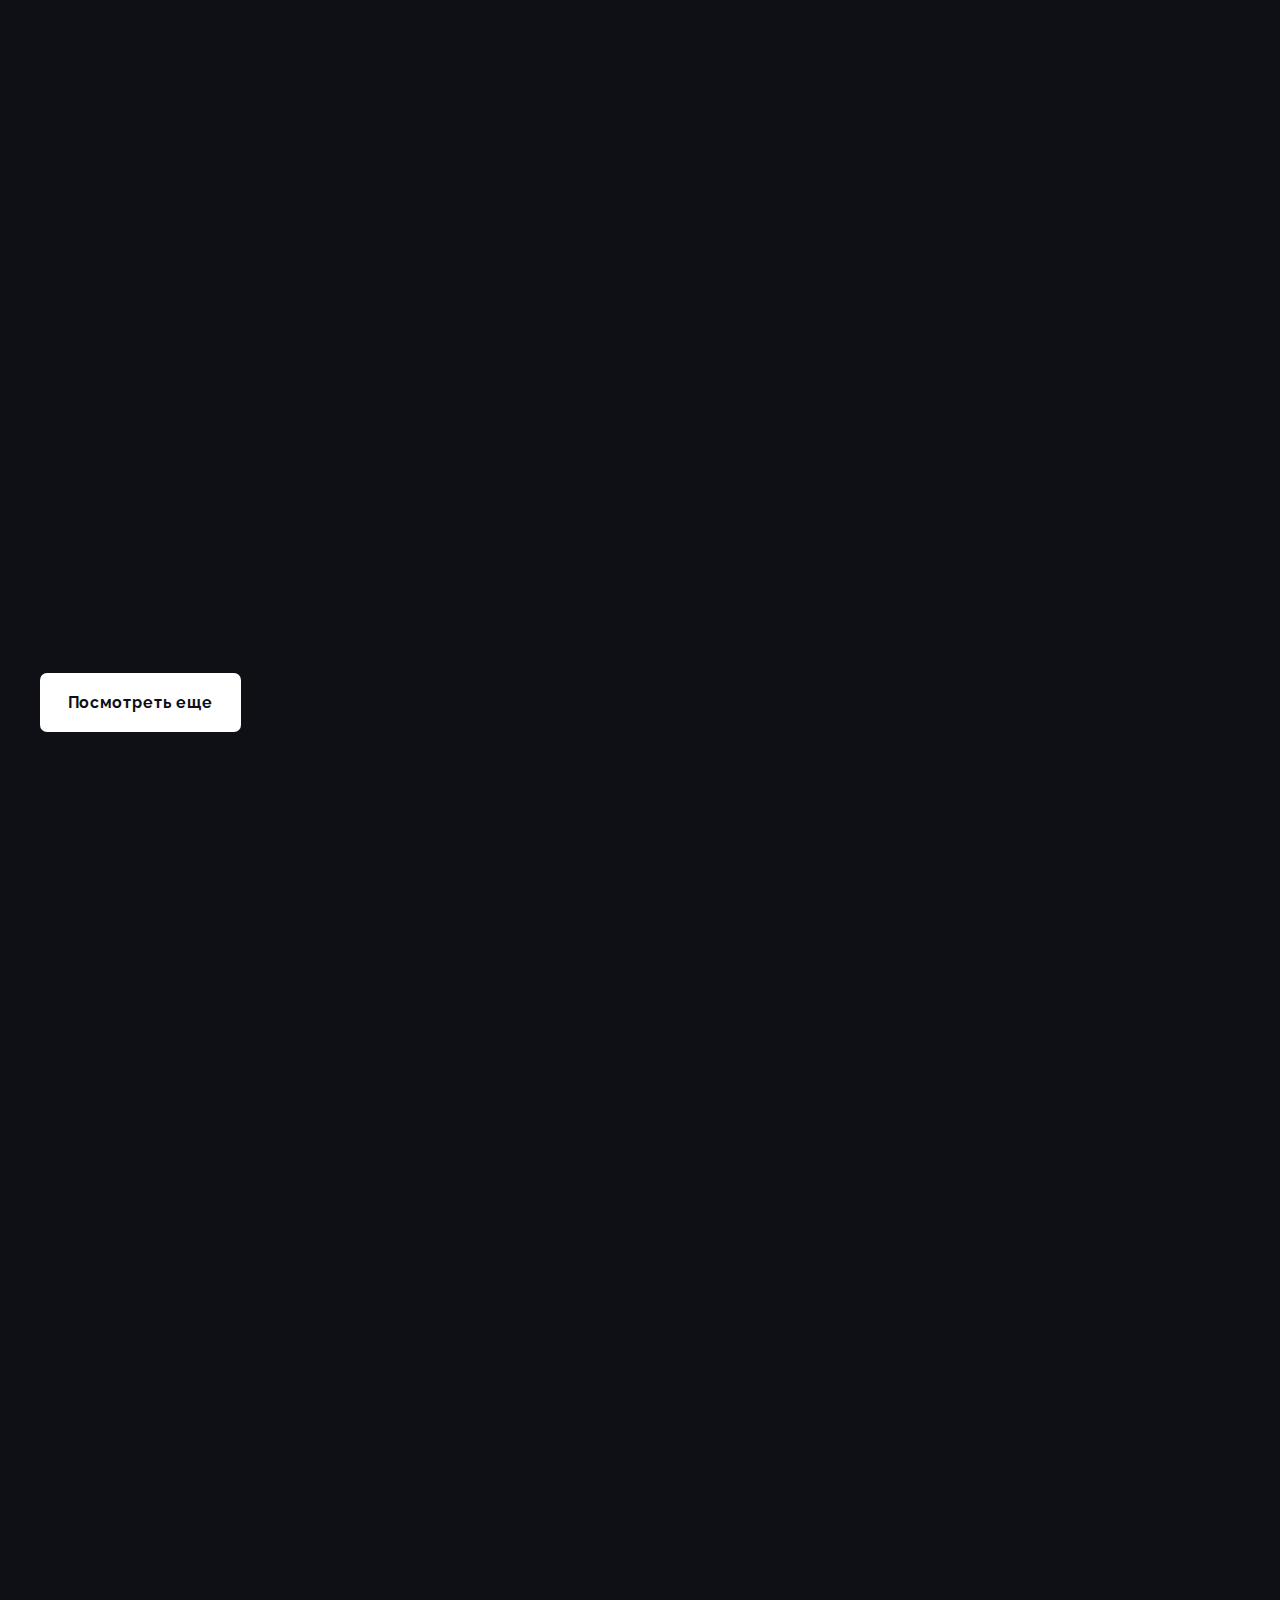
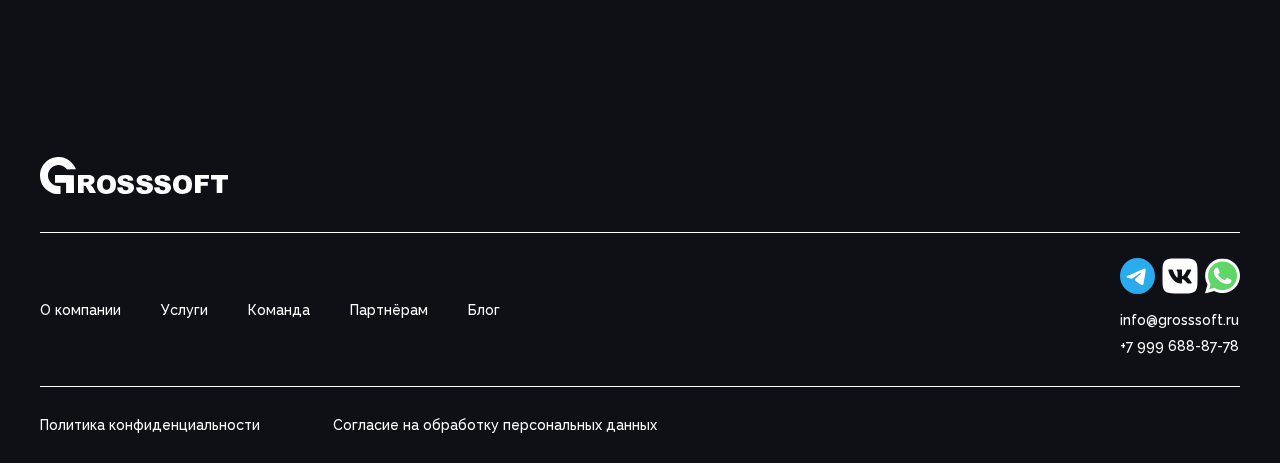
<file: blog.html>
<!DOCTYPE html><html lang="ru"><head><meta charset="UTF-8"><meta http-equiv="X-UA-Compatible" content="IE=edge"><meta name="viewport" content="width=device-width, initial-scale=1.0"><link rel="stylesheet" href="css/style.css"><title>Grosssoft</title></head><body class=""><div class="wrapper _blogPage"><header class="head"><div class="container"><div class="head__inner"> <a href="index.html" class="head__logo logo"><svg><use xlink:href="images/sprite.svg#logo"></use></svg></a><nav data-da="menu-burger__body, 959.90, last" class="head__nav nav-head"><ul class="nav-head__list"><li class="nav-head__item"> <a href="about.html" class="nav-head__link _aboutPage">О компании</a></li><li class="nav-head__item"> <a href="services.html" class="nav-head__link _servicesPage">Услуги</a></li><li class="nav-head__item"> <a href="team.html" class="nav-head__link _teamPage">Командa</a></li><li class="nav-head__item"> <a href="partners.html" class="nav-head__link _partnersPage">Партнёрам</a></li><li class="nav-head__item"> <a href="blog.html" class="nav-head__link _blogPage">Блог</a></li></ul> <a href="#" class="nav-head__btn main-link interactive">Связаться</a><div class="nav-head__language language-nav"><div class="language-nav__txt"> Rus</div><div class="language-nav__line"></div><div class="language-nav__txt"> Eng</div></div></nav><div class="head__nav-mobile nav-mobile"><div class="nav-mobile__contacts"> <a href="tel:79996888778">+7 999 688-87-78</a> <a href="mailto:info@grosssoft.ru">info@grosssoft.ru</a></div><div class="nav-mobile__menu-burger menu-burger"><div class="menu-burger__icon"><span></span><span></span><span></span></div><div class="menu-burger__body"> <a href="index.html" class="menu-burger__logo logo"><svg><use xlink:href="images/sprite.svg#logo"></use></svg></a></div></div></div></div></div></header><main class="page"><section class="blogFilter"><div class="container"><div class="blogFilter__inner"><h3 data-scroll-anim class="blogFilter__title main-title _scroll-anim _scroll-anim_up"> БЛОГ</h3><div class="blogFilter__content"><div class="blogFilter__cards"><div data-scroll-anim class="blogFilter__card card-blog _scroll-anim _scroll-anim_toLeft"><div class="card-blog__inner"><div class="card-blog__head"><div class="card-blog__logo"><svg><use xlink:href="images/sprite.svg#logo"></use></svg></div><div class="card-blog__tag"> #аналитика</div></div><div class="card-blog__mainInfo"><h4 class="card-blog__nameOfBlog"> КАК ПРИМЕНЯЮТ SMARTSTAFFING И AUTSTAFFING В IT <span>краткое руководство по внедрению</span></h4><h4 class="card-blog__author"> Андрей Захаров <span>директор GROSSSOFT</span></h4></div><div class="card-blog__photoOfSpiker"><picture><source srcset="images/blog/AndryZaharov.avif" type="image/avif"><source srcset="images/blog/AndryZaharov.webp" type="image/webp"> <img src="images/blog/AndryZaharov.png" alt="Александр Захаров"></picture></div><div class="card-blog__bg"><picture><source srcset="images/blog/card-bg.avif" type="image/avif"><source srcset="images/blog/card-bg.webp" type="image/webp"> <img src="images/blog/card-bg.png" alt="Задний фон"></picture></div><a href="#" class="card-blog__cover-link"></a></div><div class="card-blog__foot"><ul class="card-blog__sociales"><li class="card-blog__sociales-item interactive"> <a href="#">VC.RU</a></li><li class="card-blog__sociales-item interactive"> <a href="#">Я.ДЗЕН</a></li></ul> <a href="#" class="card-blog__link main-link interactive">Читать</a></div></div><div data-scroll-anim class="blogFilter__card card-blog _scroll-anim _scroll-anim_toLeft"><div class="card-blog__inner"><div class="card-blog__head"><div class="card-blog__logo"><svg><use xlink:href="images/sprite.svg#logo"></use></svg></div><div class="card-blog__tag"> #собеседования</div></div><div class="card-blog__mainInfo"><h4 class="card-blog__nameOfBlog"> КАК ПОДБИРАТЬ HR СПЕЦИАЛИСТОВ В СВОЮ КОМПАНИЮ <span>цикл собеседований</span></h4><h4 class="card-blog__author"> Анастасия Сазо <span>зам.директора GROSSSOFT</span></h4></div><div class="card-blog__photoOfSpiker"><picture><source srcset="images/blog/AnastasyaSazo.avif" type="image/avif"><source srcset="images/blog/AnastasyaSazo.webp" type="image/webp"> <img src="images/blog/AnastasyaSazo.png" alt="Анастасия Сазо"></picture></div><div class="card-blog__bg"><picture><source srcset="images/blog/card-bg.avif" type="image/avif"><source srcset="images/blog/card-bg.webp" type="image/webp"> <img src="images/blog/card-bg.png" alt="Задний фон"></picture><a href="#" class="card-blog__cover-link"></a></div></div><div class="card-blog__foot"><ul class="card-blog__sociales"><li class="card-blog__sociales-item interactive"> <a href="#">VC.RU</a></li><li class="card-blog__sociales-item interactive"> <a href="#">Я.ДЗЕН</a></li></ul> <a href="#" class="card-blog__link main-link interactive">Читать</a></div></div><div data-scroll-anim class="blogFilter__card card-blog _scroll-anim _scroll-anim_toLeft"><div class="card-blog__inner"><div class="card-blog__head"><div class="card-blog__logo"><svg><use xlink:href="images/sprite.svg#logo"></use></svg></div><div class="card-blog__tag"> #аналитика</div></div><div class="card-blog__mainInfo"><h4 class="card-blog__nameOfBlog"> Бизнес в сфере IT рекрутмента. Тенденции развития на 2023 <span>тренды и фишки</span></h4><h4 class="card-blog__author"> Леонид Моргунов <span>руководитель DIGITAL LAVKA</span></h4></div><div class="card-blog__photoOfSpiker"><picture><source srcset="images/blog/LeonidMorgunov.avif" type="image/avif"> <img src="images/blog/LeonidMorgunov.png" alt="Александр Захаров"></picture></div><div class="card-blog__bg"><picture><source srcset="images/blog/card-bg.avif" type="image/avif"><source srcset="images/blog/card-bg.webp" type="image/webp"> <img src="images/blog/card-bg.png" alt="Задний фон"></picture></div><a href="#" class="card-blog__cover-link"></a></div><div class="card-blog__foot"><ul class="card-blog__sociales"><li class="card-blog__sociales-item interactive"> <a href="#">VC.RU</a></li><li class="card-blog__sociales-item interactive"> <a href="#">Я.ДЗЕН</a></li></ul> <a href="#" class="card-blog__link main-link interactive">Читать</a></div></div><div data-scroll-anim class="blogFilter__card card-blog _scroll-anim _scroll-anim_toLeft"><div class="card-blog__inner"><div class="card-blog__head"><div class="card-blog__logo"><svg><use xlink:href="images/sprite.svg#logo"></use></svg></div><div class="card-blog__tag"> #собеседования</div></div><div class="card-blog__mainInfo"><h4 class="card-blog__nameOfBlog"> Как рекрутеру общаться с токсичными кандидатами? <span>тонкости подбора сотрудников</span></h4><h4 class="card-blog__author"> Александра Шнайдер <span>HR GROSSSOFT</span></h4></div><div class="card-blog__photoOfSpiker"><picture><source srcset="images/blog/AleksandraShnaider.avif" type="image/avif"> <img src="images/blog/AleksandraShnaider.png" alt="Анастасия Сазо"></picture></div><div class="card-blog__bg"><picture><source srcset="images/blog/card-bg.avif" type="image/avif"><source srcset="images/blog/card-bg.webp" type="image/webp"> <img src="images/blog/card-bg.png" alt="Задний фон"></picture><a href="#" class="card-blog__cover-link"></a></div></div><div class="card-blog__foot"><ul class="card-blog__sociales"><li class="card-blog__sociales-item interactive"> <a href="#">VC.RU</a></li><li class="card-blog__sociales-item interactive"> <a href="#">Я.ДЗЕН</a></li></ul> <a href="#" class="card-blog__link main-link interactive">Читать</a></div></div><div data-scroll-anim class="blogFilter__card card-blog _scroll-anim _scroll-anim_toLeft"><div class="card-blog__inner"><div class="card-blog__head"><div class="card-blog__logo"><svg><use xlink:href="images/sprite.svg#logo"></use></svg></div><div class="card-blog__tag"> #разработка</div></div><div class="card-blog__mainInfo"><h4 class="card-blog__nameOfBlog"> Какие языки программирования должен знать разработчик? <span>минимум 5</span></h4><h4 class="card-blog__author"> Владимир Сомов <span>разработчик компании GROSSSOFT</span></h4></div><div class="card-blog__photoOfSpiker"><picture><source srcset="images/blog/VladimirSomov.avif" type="image/avif"> <img src="images/blog/VladimirSomov.png" alt="Александр Захаров"></picture></div><div class="card-blog__bg"><picture><source srcset="images/blog/card-bg.avif" type="image/avif"><source srcset="images/blog/card-bg.webp" type="image/webp"> <img src="images/blog/card-bg.png" alt="Задний фон"></picture></div><a href="#" class="card-blog__cover-link"></a></div><div class="card-blog__foot"><ul class="card-blog__sociales"><li class="card-blog__sociales-item interactive"> <a href="#">VC.RU</a></li><li class="card-blog__sociales-item interactive"> <a href="#">Я.ДЗЕН</a></li></ul> <a href="#" class="card-blog__link main-link interactive">Читать</a></div></div><div data-scroll-anim class="blogFilter__card card-blog _scroll-anim _scroll-anim_toLeft"><div class="card-blog__inner"><div class="card-blog__head"><div class="card-blog__logo"><svg><use xlink:href="images/sprite.svg#logo"></use></svg></div><div class="card-blog__tag"> #аналитика</div></div><div class="card-blog__mainInfo"><h4 class="card-blog__nameOfBlog"> Преимущества удалённой работы для IT специалиста <span>все плюсы</span></h4><h4 class="card-blog__author"> Полина Ерёмина <span>разработчик компании GROSSSOFT</span></h4></div><div class="card-blog__photoOfSpiker"><picture><source srcset="images/blog/PolinaEremnina.avif" type="image/avif"> <img src="images/blog/PolinaEremnina.png" alt="Анастасия Сазо"></picture></div><div class="card-blog__bg"><picture><source srcset="images/blog/card-bg.avif" type="image/avif"><source srcset="images/blog/card-bg.webp" type="image/webp"> <img src="images/blog/card-bg.png" alt="Задний фон"></picture><a href="#" class="card-blog__cover-link"></a></div></div><div class="card-blog__foot"><ul class="card-blog__sociales"><li class="card-blog__sociales-item interactive"> <a href="#">VC.RU</a></li><li class="card-blog__sociales-item interactive"> <a href="#">Я.ДЗЕН</a></li></ul> <a href="#" class="card-blog__link main-link interactive">Читать</a></div></div> <a data-scroll-anim href="#" class="blogFilter__link main-link interactive">Посмотреть еще</a></div><form action="#" class="blogFilter__filter filter-blog"><div data-scroll-anim class="filter-blog__search search-filter _scroll-anim _scroll-anim_up interactive"> <b class="search-filter__caption">Поиск</b><div class="search-filter__input-wrapper"> <input type="search" class="search-filter__input"> </input><svg><use xlink:href="images/sprite.svg#blogFilter--search-icon"></use></svg></div></div><div data-scroll-anim data-da="blogFilter__content, 959.98, last" class="filter-blog__famous interactive famous-blog _scroll-anim _scroll-anim_up"> <b class="famous-blog__famous-title">Популярные статьи</b><ul class="famous-blog__list"><li class="famous-blog__list-item"> <a href="#">КАК ПРИМЕНЯЮТ SMARTSTAFFING И AUTSTAFFING В IT</a></li><li class="famous-blog__list-item"> <a href="#">КАК ПОДБИРАТЬ HR СПЕЦИАЛИСТОВ В СВОЮ КОМПАНИЮ</a></li><li class="famous-blog__list-item"> <a href="#">Онбординг в дашбординг: инструкция по подготовке отчётов мечты</a></li></ul></div><div data-scroll-anim data-da="blogFilter__content, 959.98, last" class="filter-blog__categories filter-categories _scroll-anim _scroll-anim_up interactive"> <b class="filter-categories__title">Категории</b><ul class="filter-categories__list"><li class="filter-categories__list-item"> <input id="filterCheckbox-analitic" type="checkbox" value="analitic" class="filter-categories__input"> <label for="filterCheckbox-analitic" class="filter-categories__label"><span>аналитика</span></label></li><li class="filter-categories__list-item"> <input id="filterCheckbox-frontEnd" type="checkbox" value="frontEnd" class="filter-categories__input"> <label for="filterCheckbox-frontEnd" class="filter-categories__label"><span>fronted</span></label></li><li class="filter-categories__list-item"> <input id="filterCheckbox-hr" type="checkbox" value="hr" class="filter-categories__input"> <label for="filterCheckbox-hr" class="filter-categories__label"><span>hr</span></label></li><li class="filter-categories__list-item"> <label for="filterCheckbox-hr" class="filter-categories__label"><input id="filterCheckbox-hr" type="checkbox" value="hr" class="filter-categories__input"> <span>собеседования</span></label></li></ul></div></form></div></div></div></section><section class="application application_blogPage"><div class="container"><div class="application__inner"><h3 data-scroll-anim class="application__title main-title _scroll-anim _scroll-anim_toRight"> Отправить заявку<br> на подбор</h3><form data-scroll-anim class="application__form form-application interactive _scroll-anim _scroll-anim_toLeft" action="#"> <label for="application-comment"><b>Опишите требования (специальность)</b><textarea name="form-application-comment" id="application-comment" wrap='soft' rows="1" required></textarea></label> <label for="application-userName"><b>Ваше имя</b> <input type="text" id="application-userName" required></label> <label for="application-phoneNumber"><b>Номер телефона</b> <input type="tel" id="application-phoneNumber" required></label> <label for="application-email"><b>E-mail</b> <input type="email" id="application-email" required></label><div class="form-application__checkbox-wrap"> <label for="application-checkbox" class="form-application__checkbox-label"><input type="checkbox" id="application-checkbox" required class="form-application__checkbox"> <span class="form-application__checkbox-style"><svg><use xlink:href="images/sprite.svg#cta--checkbox"></use></svg></span></label> <span class="form-application__checkbox-txt">Я согласен с <a href="https://vk.com/doc174495173_667584977?hash=z7vDv3S3ja3sCZow5DzzjaaTPWddDUZh05RXOL7Zlz4&dl=i1XB5ZBxzYIM9p4KbFdTWeEdnrMXztCL7S1b4xbuznL">политикой конфиденциальности</a></span></div> <button class="form-application__submit main-link" type="submit"> Отправить</button></form></div></div></section></main><footer class="foot"><div class="container"><div class="foot__inner"> <a href="index.html" class="foot__logo logo"><svg><use xlink:href="images/sprite.svg#logo"></use></svg></a><div class="foot__middle"><nav class="foot__nav"><ul class="foot__list"><li class="foot__list-item"> <a href="about.html">О компании</a></li><li class="foot__list-item"> <a href="services.html">Услуги</a></li><li class="foot__list-item"> <a href="team.html">Команда</a></li><li class="foot__list-item"> <a href="partners.html">Партнёрам</a></li><li class="foot__list-item"> <a href="blog.html">Блог</a></li></ul></nav><div class="foot__contacts interactive"><div class="foot__socialMedia"> <a href="#"><svg xmlns="http://www.w3.org/2000/svg" width="35" height="36" viewBox="0 0 35 36" fill="none"><g clip-path="url(#clip0_1_842)"><path d="M17.5 0C12.8598 0 8.40547 1.89759 5.12695 5.27203 1.84505 8.64781.000909097 13.226 0 18 0 22.772 1.8457 27.3535 5.12695 30.728 8.40547 34.1024 12.8598 36 17.5 36 22.1402 36 26.5945 34.1024 29.873 30.728 33.1543 27.3535 35 22.772 35 18 35 13.228 33.1543 8.64647 29.873 5.27203 26.5945 1.89759 22.1402 0 17.5 0Z" fill="url(#paint0_linear_1_842)"/><path d="M7.92148 17.8101C13.0238 15.5241 16.4254 14.0168 18.1262 13.2887 22.9879 11.2094 23.9969 10.8483 24.6559 10.836 24.8008 10.8337 25.1234 10.8705 25.334 11.0456 25.509 11.1932 25.5582 11.3929 25.5828 11.5331 25.6047 11.6732 25.6348 11.9924 25.6102 12.2416 25.3477 15.0878 24.2074 21.9948 23.6277 25.1827 23.3844 26.5316 22.9004 26.9839 22.4328 27.028 21.4156 27.1242 20.6445 26.3373 19.6602 25.6738 18.1207 24.6352 17.2512 23.9888 15.7555 22.9755 14.0273 21.8044 15.1484 21.1606 16.1328 20.1087 16.3898 19.8334 20.8687 15.6442 20.9535 15.2642 20.9644 15.2167 20.9754 15.0395 20.8715 14.9461 20.7703 14.8524 20.6199 14.8845 20.5105 14.9098 20.3547 14.9458 17.8965 16.6187 13.1277 19.9282 12.4305 20.4215 11.7988 20.6619 11.2301 20.6493 10.6066 20.6355 9.40351 20.2859 8.50937 19.9872 7.41562 19.6207 6.54335 19.427 6.61992 18.8046 6.6582 18.4806 7.09296 18.149 7.92148 17.8101Z" fill="white"/></g><defs><linearGradient id="paint0_linear_1_842" x1="1750" y1="0" x2="1750" y2="3600" gradientUnits="userSpaceOnUse"><stop stop-color="#2AABEE"/><stop offset="1" stop-color="#229ED9"/></linearGradient><clipPath id="clip0_1_842"><rect width="35" height="36" fill="white"/></clipPath></defs></svg></a> <a href="#"><svg xmlns="http://www.w3.org/2000/svg" width="42" height="42" viewBox="0 0 42 42" fill="none"><path d="M26.3778 3.5H15.6398C5.83275 3.5 3.5 5.83275 3.5 15.6222V26.3602C3.5 36.1655 5.81525 38.5 15.6222 38.5H26.3602C36.1655 38.5 38.5 36.1847 38.5 26.3778V15.6398C38.5 5.83275 36.1847 3.5 26.3778 3.5ZM31.7555 28.4725H29.2023C28.2362 28.4725 27.9457 27.6903 26.2132 25.9578 24.7013 24.5 24.0625 24.318 23.6793 24.318 23.1508 24.318 23.0055 24.4632 23.0055 25.193V27.489C23.0055 28.1103 22.8043 28.4743 21.182 28.4743 19.6076 28.3684 18.0809 27.8901 16.7275 27.0787 15.3742 26.2672 14.233 25.1459 13.398 23.807 11.4155 21.3395 10.0361 18.4435 9.3695 15.3492 9.3695 14.966 9.51475 14.6195 10.2445 14.6195H12.796C13.4522 14.6195 13.6885 14.9117 13.9457 15.5855 15.1847 19.2325 17.2987 22.4035 18.1562 22.4035 18.4852 22.4035 18.6288 22.2582 18.6288 21.4375V17.682C18.5203 15.9688 17.6102 15.8235 17.6102 15.204 17.6219 15.0406 17.6968 14.8882 17.819 14.7791 17.9412 14.6699 18.1011 14.6127 18.2648 14.6195H22.2757C22.8235 14.6195 23.0055 14.8925 23.0055 15.5487V20.6168C23.0055 21.1645 23.2418 21.3465 23.4062 21.3465 23.7353 21.3465 23.989 21.1645 24.591 20.5625 25.884 18.9857 26.9404 17.2289 27.727 15.3475 27.8074 15.1215 27.9595 14.928 28.1602 14.7966 28.3608 14.6651 28.599 14.603 28.8382 14.6195H31.3915C32.1562 14.6195 32.319 15.0028 32.1562 15.5487 31.2279 17.6285 30.0791 19.6027 28.7297 21.4375 28.455 21.8575 28.3447 22.0763 28.7297 22.568 28.9835 22.9513 29.8778 23.6985 30.4797 24.409 31.3546 25.2816 32.0811 26.2912 32.6305 27.398 32.8493 28.1085 32.4835 28.4725 31.7555 28.4725Z" fill="white"/></svg></a> <a href="#"><svg xmlns="http://www.w3.org/2000/svg" width="35" height="36" viewBox="0 0 35 36" fill="none"><g clip-path="url(#clip0_1_847)"><path d="M.749685 17.7906C.748865 20.7313 1.52312 23.6026 2.99536 26.1335L.608887 34.7807 9.52596 32.4603C11.9923 33.7928 14.7557 34.491 17.5638 34.4912H17.5712C26.8413 34.4912 34.3875 27.0051 34.3914 17.8038 34.3932 13.345 32.6451 9.15238 29.4691 5.99803 26.2936 2.84397 22.0703 1.10604 17.5705 1.104 8.29923 1.104.75365 8.58966.749822 17.7906" fill="url(#paint0_linear_1_847)"/><path d="M.149196 17.7851C.148239 20.8316.950246 23.8057 2.47497 26.4271L.00292969 35.3843 9.23974 32.9808C11.7848 34.3579 14.6502 35.0839 17.566 35.085H17.5735C27.1763 35.085 34.9935 27.3297 34.9976 17.799 34.9992 13.18 33.1882 8.83665 29.8987 5.5693 26.6088 2.30236 22.2345.501899 17.5735.5 7.96913.5.153024 8.25426.149196 17.7851ZM5.64992 25.9757 5.30503 25.4323C3.85521 23.1446 3.08998 20.5009 3.09107 17.7862 3.09421 9.8644 9.59064 3.41938 17.579 3.41938 21.4475 3.42101 25.0832 4.9176 27.8177 7.63295 30.552 10.3486 32.0567 13.9585 32.0557 17.7979 32.0521 25.7197 25.5556 32.1655 17.5735 32.1655H17.5678C14.9687 32.1641 12.4197 31.4715 10.1968 30.1625L9.66774 29.8512 4.18643 31.2773 5.64992 25.9755V25.9757Z" fill="url(#paint1_linear_1_847)"/><path d="M13.2185 10.5588C12.8923 9.83943 12.549 9.82491 12.2389 9.8123 11.9849 9.80145 11.6945 9.80226 11.4045 9.80226 11.1141 9.80226 10.6424 9.91065 10.2436 10.3427 9.84448 10.7752 8.71973 11.8203 8.71973 13.946 8.71973 16.0717 10.2799 18.126 10.4973 18.4146 10.7151 18.7026 13.5092 23.2043 17.9344 24.9361 21.6121 26.3753 22.3605 26.0891 23.1587 26.0169 23.957 25.945 25.7346 24.972 26.0973 23.9632 26.4602 22.9544 26.4602 22.0897 26.3514 21.909 26.2426 21.729 25.9523 21.6209 25.5169 21.4049 25.0814 21.1888 22.9409 20.1435 22.5419 19.9993 22.1428 19.8553 21.8526 19.7834 21.5622 20.216 21.2719 20.6479 20.4381 21.6209 20.184 21.909 19.9302 22.1978 19.6761 22.2338 19.2408 22.0177 18.8052 21.8009 17.403 21.3452 15.7396 19.8734 14.4453 18.7282 13.5715 17.314 13.3176 16.8813 13.0636 16.4494 13.2904 16.2153 13.5087 16 13.7043 15.8064 13.9442 15.4955 14.1621 15.2433 14.3792 14.9909 14.4516 14.8109 14.5968 14.5228 14.7421 14.2344 14.6694 13.982 14.5607 13.7659 14.4516 13.5498 13.6056 11.4131 13.2185 10.5588Z" fill="white"/></g><defs><linearGradient id="paint0_linear_1_847" x1="1689.74" y1="3368.77" x2="1689.74" y2="1.104" gradientUnits="userSpaceOnUse"><stop stop-color="#1FAF38"/><stop offset="1" stop-color="#60D669"/></linearGradient><linearGradient id="paint1_linear_1_847" x1="1749.74" y1="3488.93" x2="1749.74" y2="0.5" gradientUnits="userSpaceOnUse"><stop stop-color="#F9F9F9"/><stop offset="1" stop-color="white"/></linearGradient><clipPath id="clip0_1_847"><rect width="35" height="35" fill="white" transform="translate(0 0.5)"/></clipPath></defs></svg></a></div> <a href="mailto:info@grosssoft.ru" class="foot__telAndEmail">info@grosssoft.ru</a> <a href="telto:+79996888778" class="foot__telAndEmail">+7 999 688-87-78</a></div></div><div class="foot__bottom"> <a href="https://vk.com/doc174495173_667584977?hash=z7vDv3S3ja3sCZow5DzzjaaTPWddDUZh05RXOL7Zlz4&dl=i1XB5ZBxzYIM9p4KbFdTWeEdnrMXztCL7S1b4xbuznL">Политика конфиденциальности</a> <a href="https://vk.com/doc174495173_667584978?hash=wHS2VkdWxMiay9hVBSld85Y3yLPqHXcUIIWtnMrx0z4&dl=DmGqYDKz5n2425yFGZEJIKoyhvRQjalAphb3w1zO4e4">Согласие на обработку персональных данных</a></div></div></div></footer><div class="body-behind"></div><div id="youtubelightbox" class="youtubelightbox"><div class="youtubelightbox__centeredchild"><div class="youtubelightbox__videowrapper"><div id="youtubelightboxPlayer"></div></div></div></div></div><script src="js/index.bundle.js"></script></body></html>
</file>
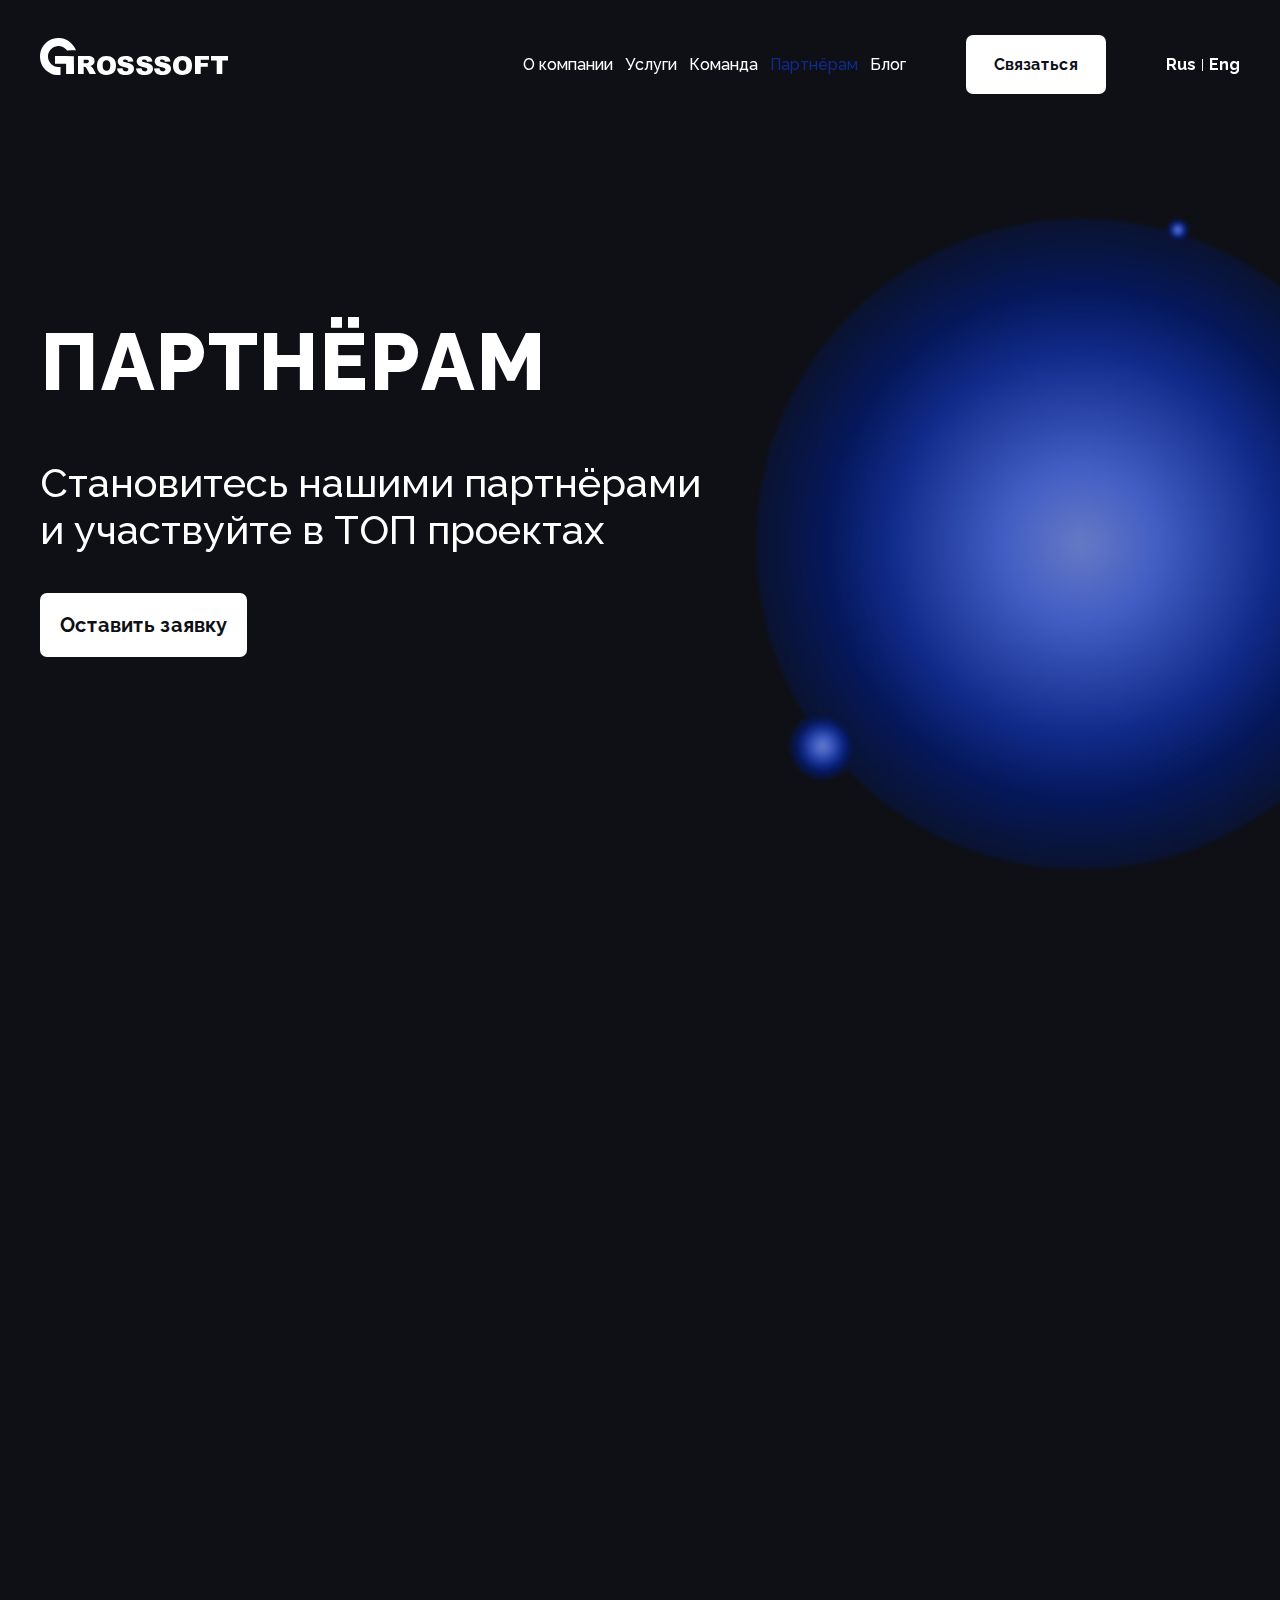
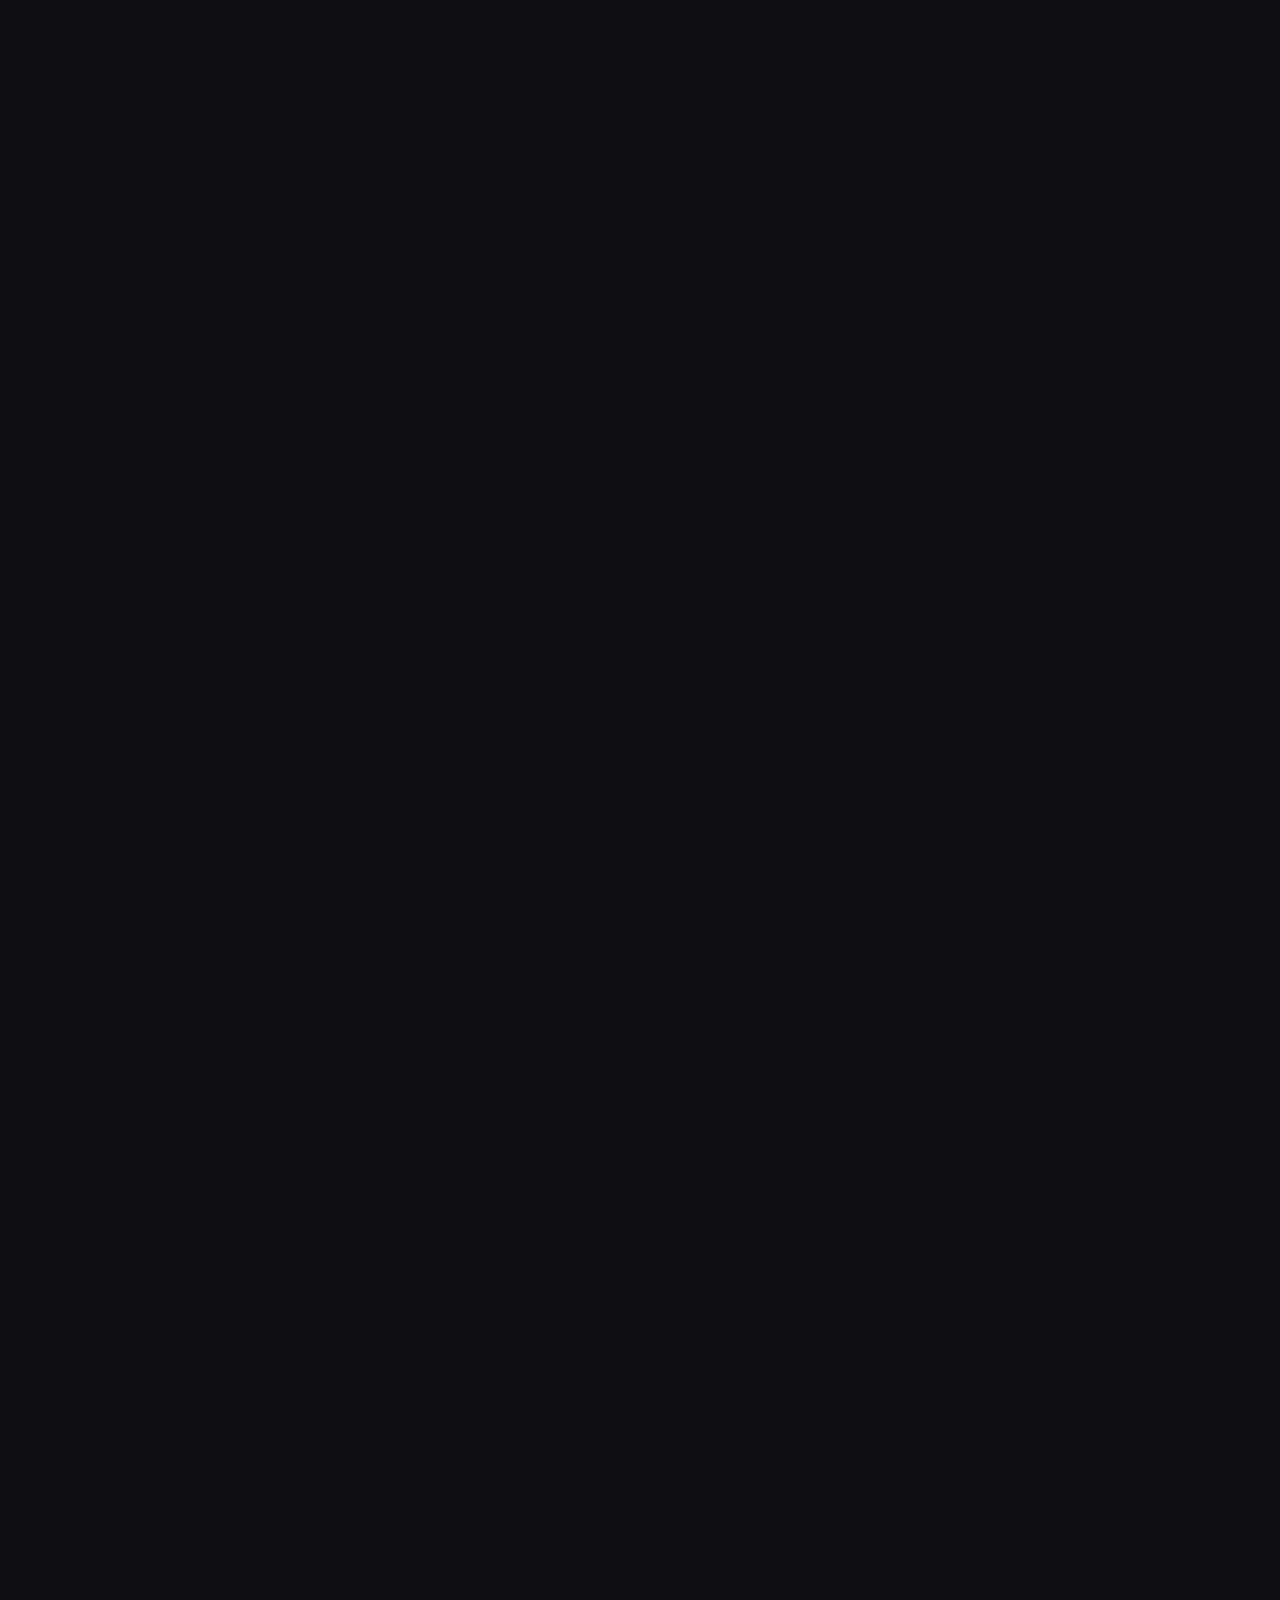
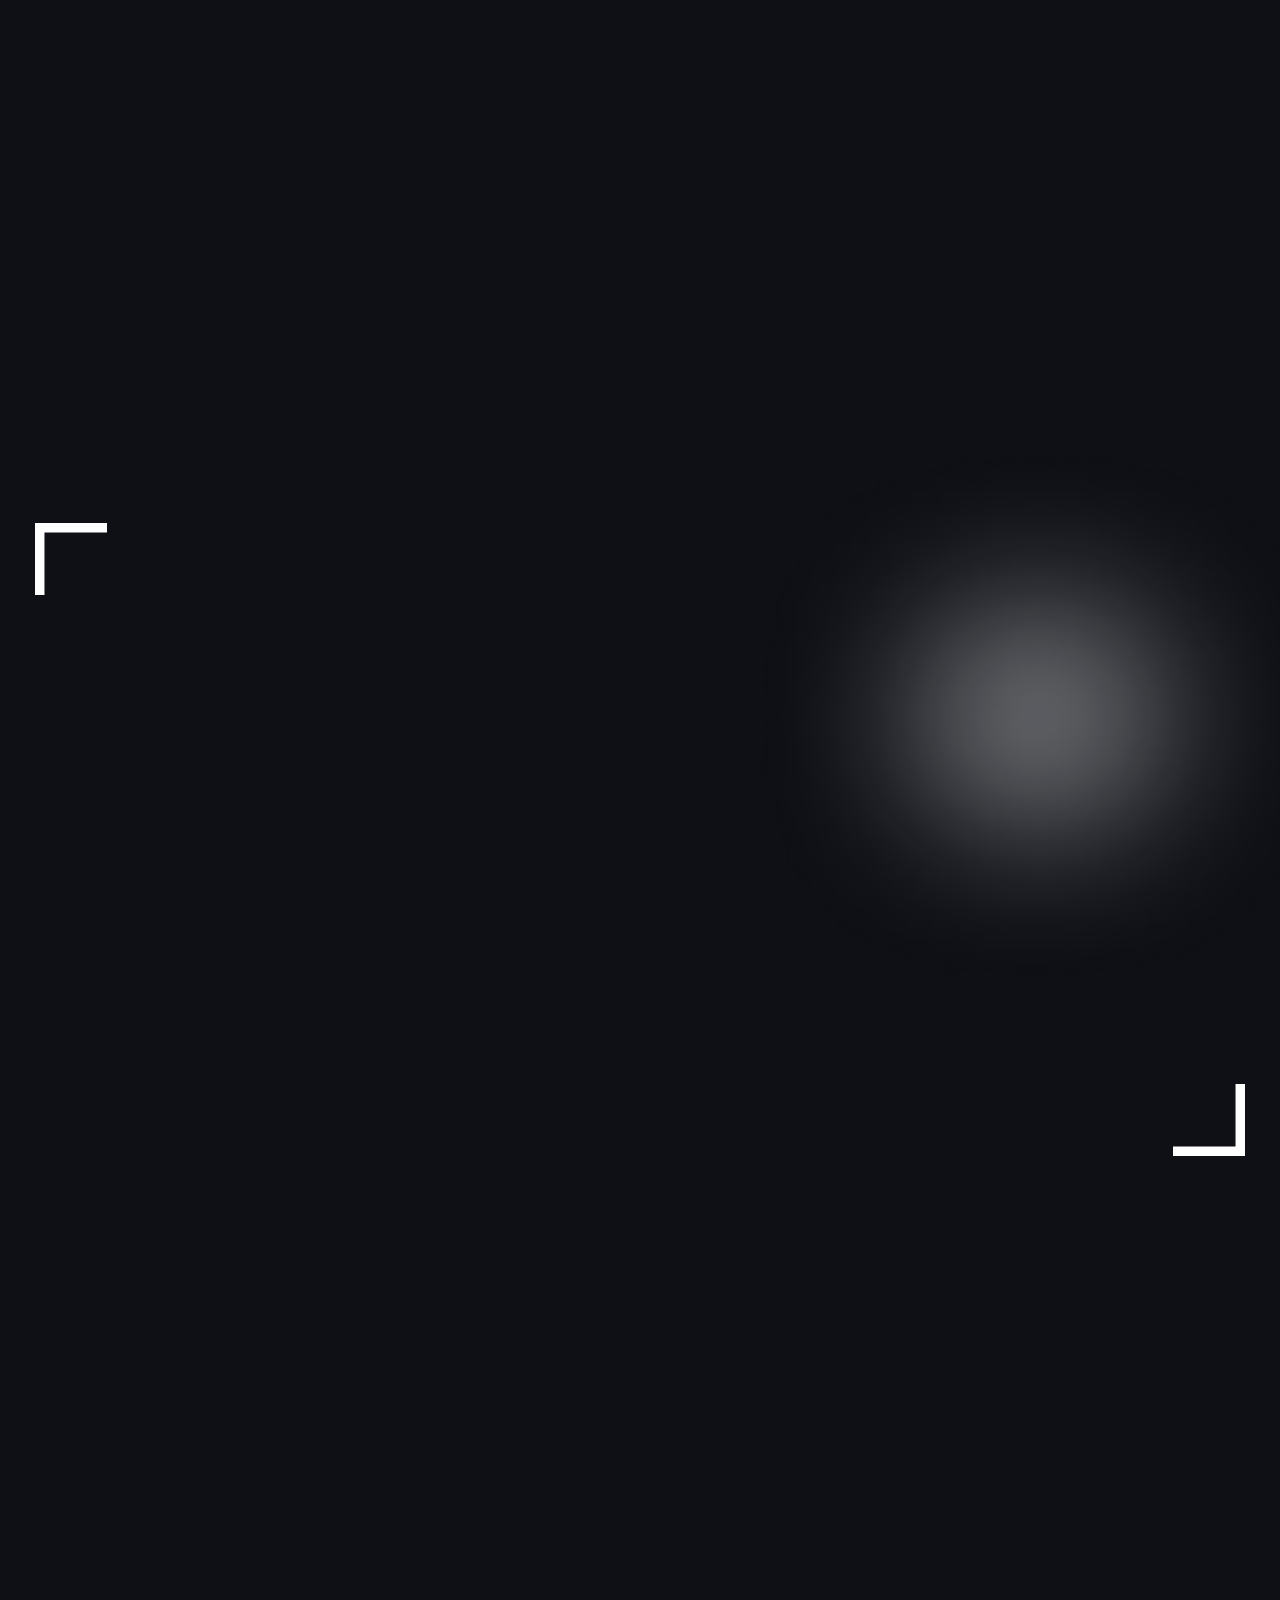
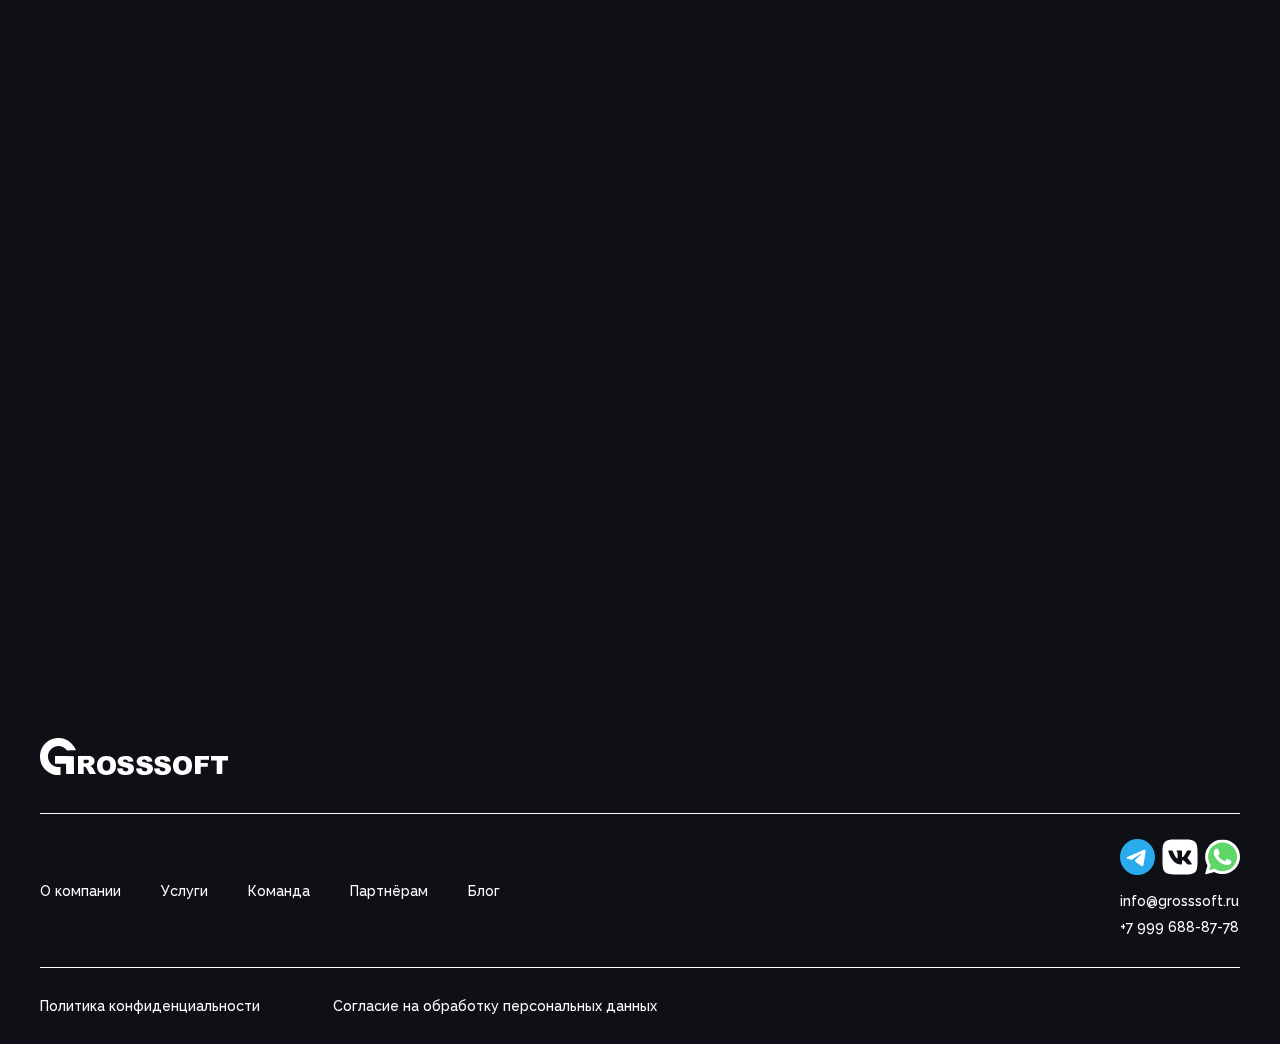
<file: partners.html>
<!DOCTYPE html><html lang="ru"><head><meta charset="UTF-8"><meta http-equiv="X-UA-Compatible" content="IE=edge"><meta name="viewport" content="width=device-width, initial-scale=1.0"><link rel="stylesheet" href="css/style.css"><title>Grosssoft</title></head><body class=""><div class="wrapper _partnersPage"><header class="head"><div class="container"><div class="head__inner"> <a href="index.html" class="head__logo logo"><svg><use xlink:href="images/sprite.svg#logo"></use></svg></a><nav data-da="menu-burger__body, 959.90, last" class="head__nav nav-head"><ul class="nav-head__list"><li class="nav-head__item"> <a href="about.html" class="nav-head__link _aboutPage">О компании</a></li><li class="nav-head__item"> <a href="services.html" class="nav-head__link _servicesPage">Услуги</a></li><li class="nav-head__item"> <a href="team.html" class="nav-head__link _teamPage">Командa</a></li><li class="nav-head__item"> <a href="partners.html" class="nav-head__link _partnersPage">Партнёрам</a></li><li class="nav-head__item"> <a href="blog.html" class="nav-head__link _blogPage">Блог</a></li></ul> <a href="#" class="nav-head__btn main-link interactive">Связаться</a><div class="nav-head__language language-nav"><div class="language-nav__txt"> Rus</div><div class="language-nav__line"></div><div class="language-nav__txt"> Eng</div></div></nav><div class="head__nav-mobile nav-mobile"><div class="nav-mobile__contacts"> <a href="tel:79996888778">+7 999 688-87-78</a> <a href="mailto:info@grosssoft.ru">info@grosssoft.ru</a></div><div class="nav-mobile__menu-burger menu-burger"><div class="menu-burger__icon"><span></span><span></span><span></span></div><div class="menu-burger__body"> <a href="index.html" class="menu-burger__logo logo"><svg><use xlink:href="images/sprite.svg#logo"></use></svg></a></div></div></div></div></div></header><main class="page"><section class="top top_partnersPage"><div class="container"><div class="top__inner"><div class="top__txt txt-top"><h1 data-scroll-anim class="txt-top__title _scroll-anim _scroll-anim_up"> ПАРТНЁРАМ</h1> <strong data-scroll-anim class="txt-top__caption _scroll-anim _scroll-anim_toLeft">Становитесь нашими партнёрами и участвуйте в ТОП проектах</strong> <a data-scroll-anim href="#" class="txt-top__link main-link _scroll-anim _scroll-anim_toRight interactive">Оставить заявку</a></div><div class="top__bg top__bg_partnersPage"><picture><source srcset="images/top/figure-partnersPage.avif" media="(min-width: 460px)" type="image/avif"><source srcset="images/top/figure-partnersPage.webp" media="(min-width: 460px)" type="image/webp"><source srcset="images/top/figure-partnersPage.png" media="(min-width: 460px)" type="image/webp"><source srcset="images/top/figure-partnersPageSmall.avif" type="image/avif"><source srcset="images/top/figure-partnersPageSmall.webp" type="image/webp"> <img src="images/top/figure-partnersPageSmall.png" alt="Задний фон"></picture></div></div></div></section><section class="partnersGet"><div class="container"><div class="partnersGet__inner"><h3 data-scroll-anim class="partnersGet__title main-title_small _scroll-anim _scroll-anim_up"> НАШИ ПАРТНЁРЫ ПОЛУЧАЮТ</h3><div class="partnersGet__cards"><div data-scroll-anim class="partnersGet__card partnersGet__card_1 card-partnersGet _scroll-anim _scroll-anim_up"> <span class="card-partnersGet__number">/01</span> <strong class="card-partnersGet__title">ТОПОВЫЕ<br> ПРОЕКТЫ</strong><p class="card-partnersGet__decs"> Мы работаем на долгих контрактах с крупнейшими компаниями на рынке России и Европы.</p></div><div data-scroll-anim class="partnersGet__card partnersGet__card_2 card-partnersGet _scroll-anim _scroll-anim_up"> <span class="card-partnersGet__number">/02</span> <strong class="card-partnersGet__title">Личный подход</strong><p class="card-partnersGet__decs"> Мы всегда стараемся делать максимальный мэтч в связке человек-команда-проект. Поддерживаем сотрудников на протяжении процесса адаптации и проактивно участвуем в их развитии.</p></div><div data-scroll-anim class="partnersGet__card partnersGet__card_3 card-partnersGet _scroll-anim _scroll-anim_up"> <span class="card-partnersGet__number">/03</span> <strong class="card-partnersGet__title">РАЗВИТИЕ</strong><p class="card-partnersGet__decs"> Мы заинтересованы в разтивии сотрудников партнёра так же, как и в своих. Все участники партнёрской сети имеют доступ к внутренним закрытым митапам GROSSSOFT.</p></div><div data-scroll-anim class="partnersGet__card partnersGet__card_4 card-partnersGet _scroll-anim _scroll-anim_up"> <span class="card-partnersGet__number">/04</span> <strong class="card-partnersGet__title">Поддержка<br> бэк-офиса</strong><p class="card-partnersGet__decs"> Консультируем партнёров в вопросах постановки финансового, юридического и управленческого учёта.</p></div></div><div data-scroll-anim class="partnersGet__swiper swiper" id="partnersGetSwiper"><div class="swiper-wrapper"><div class="swiper-slide partnersGet__slide1"><div class="partnersGet__card card-partnersGet"> <span class="card-partnersGet__number">/01</span> <strong class="card-partnersGet__title">ТОПОВЫЕ<br> ПРОЕКТЫ</strong><p class="card-partnersGet__decs"> Мы работаем на долгих контрактах с крупнейшими компаниями на рынке России и Европы.</p></div></div><div class="swiper-slide partnersGet__slide1"><div class="partnersGet__card partnersGet__card_2 card-partnersGet"> <span class="card-partnersGet__number">/02</span> <strong class="card-partnersGet__title">Личный подход</strong><p class="card-partnersGet__decs"> Мы всегда стараемся делать максимальный мэтч в связке человек-команда-проект. Поддерживаем сотрудников на протяжении процесса адаптации и проактивно участвуем в их развитии.</p></div></div><div class="swiper-slide partnersGet__slide1"><div class="partnersGet__card partnersGet__card_3 card-partnersGet"> <span class="card-partnersGet__number">/03</span> <strong class="card-partnersGet__title">РАЗВИТИЕ</strong><p class="card-partnersGet__decs"> Мы заинтересованы в разтивии сотрудников партнёра так же, как и в своих. Все участники партнёрской сети имеют доступ к внутренним закрытым митапам GROSSSOFT.</p></div></div><div class="swiper-slide partnersGet__slide1"><div class="partnersGet__card partnersGet__card_4 card-partnersGet"> <span class="card-partnersGet__number">/04</span> <strong class="card-partnersGet__title">Поддержка<br> бэк-офиса</strong><p class="card-partnersGet__decs"> Консультируем партнёров в вопросах постановки финансового, юридического и управленческого учёта.</p></div></div></div></div></div></div></section><section class="process"><div class="container"><div class="process__inner"><h3 data-scroll-anim class="process__title main-title _scroll-anim _scroll-anim_up"> КАК ЭТО РАБОТАЕТ?</h3><ul class="process__list"><li data-scroll-anim class="process__list-item item-process _scroll-anim _scroll-anim_toRight"><svg class="item-process__icon"><use xlink:href="images/sprite.svg#process--icon"></use></svg><div class="item-process__txt"> <strong class="item-process__title">Проводим интервью</strong><p class="item-process__metter"> Собеседуем кандидата. Даём подробный фидбэк и рекомендации.</p></div></li><li data-scroll-anim class="process__list-item process__list-item_right item-process _scroll-anim _scroll-anim_toLeft"><svg class="item-process__icon"><use xlink:href="images/sprite.svg#process--icon"></use></svg><div class="item-process__txt"> <strong class="item-process__title">Заключаем договор</strong><p class="item-process__metter"> Работаем с компаниями из РФ и РБ, самозанятыми и физлицами.</p></div></li><li data-scroll-anim class="process__list-item item-process _scroll-anim _scroll-anim_toRight"><svg class="item-process__icon"><use xlink:href="images/sprite.svg#process--icon"></use></svg><div class="item-process__txt"> <strong class="item-process__title">Знакомим с командой</strong><p class="item-process__metter"> Выделяем наставника. Даём доступ к правилам написания кода и построению архитектуры. Погружаем в проект.</p></div></li><li data-scroll-anim class="process__list-item process__list-item_right item-process _scroll-anim _scroll-anim_toLeft"><svg class="item-process__icon"><use xlink:href="images/sprite.svg#process--icon"></use></svg><div class="item-process__txt"> <strong class="item-process__title">Сопровождаем</strong><p class="item-process__metter"> Постоянно спрашиваем обратную связь. Бережно относимся к атмосфере в проектной команде. Уделяем внимание предпочтениям по направлению проекта.</p></div></li><li data-scroll-anim class="process__list-item item-process _scroll-anim _scroll-anim_toRight"><svg class="item-process__icon"><use xlink:href="images/sprite.svg#process--icon"></use></svg><div class="item-process__txt"> <strong class="item-process__title">Развиваем</strong><p class="item-process__metter"> Подключаем сотрудников партнёра на внутренние обучающие мероприятия, проводим аттестацию для повышения грейда.</p></div></li><li data-scroll-anim class="process__list-item process__list-item_right item-process _scroll-anim _scroll-anim_toLeft"><svg class="item-process__icon"><use xlink:href="images/sprite.svg#process--icon"></use></svg><div class="item-process__txt"> <strong class="item-process__title">После окончания проекта</strong><p class="item-process__metter"> Предлагаем несколько вариантов для ротации специалистов.</p></div></li></ul></div></div></section><section class="priority"><div class="container"><div class="priority__inner"><h3 data-scroll-anim class="priority__title _scroll-anim _scroll-anim_toRight"> Активным партнёрам предлагаем забирать проекты в особом приоритете</h3><div data-scroll-anim class="priority__content content-priority _scroll-anim _scroll-anim_up"><div class="content-priority__txt"> <strong class="content-priority__title">Сертификация</strong><p class="content-priority__metter"> Имеется система стандартизации и сертификации, зависящая от ключевых показателей по <span>активности</span> и <span>качеству</span> работы</p></div><div class="content-priority__medals"><svg class="content-priority__icon"><use xlink:href="images/sprite.svg#priority--medal-gold"></use></svg><svg class="content-priority__icon"><use xlink:href="images/sprite.svg#priority--medal-silver"></use></svg><svg class="content-priority__icon"><use xlink:href="images/sprite.svg#priority--medal-platinum"></use></svg></div></div><div class="priority__bg-elements"><svg class="priority__bg-angle priority__bg-angle_top"><use xlink:href="images/sprite.svg#priority--icon-angle"></use></svg><svg class="priority__bg-angle priority__bg-angle_bottom"><use xlink:href="images/sprite.svg#priority--icon-angle"></use></svg></div></div></div></section><section class="application application_partnersPage"><div class="container"><div class="application__inner"><h3 data-scroll-anim class="application__title main-title _scroll-anim _scroll-anim_toRight"> Отправить заявку<br> на подбор</h3><form data-scroll-anim class="application__form form-application interactive _scroll-anim _scroll-anim_toLeft" action="#"> <label for="application-comment"><b>Опишите требования (специальность)</b><textarea name="form-application-comment" id="application-comment" wrap='soft' rows="1" required></textarea></label> <label for="application-userName"><b>Ваше имя</b> <input type="text" id="application-userName" required></label> <label for="application-phoneNumber"><b>Номер телефона</b> <input type="tel" id="application-phoneNumber" required></label> <label for="application-email"><b>E-mail</b> <input type="email" id="application-email" required></label><div class="form-application__checkbox-wrap"> <label for="application-checkbox" class="form-application__checkbox-label"><input type="checkbox" id="application-checkbox" required class="form-application__checkbox"> <span class="form-application__checkbox-style"><svg><use xlink:href="images/sprite.svg#cta--checkbox"></use></svg></span></label> <span class="form-application__checkbox-txt">Я согласен с <a href="https://vk.com/doc174495173_667584977?hash=z7vDv3S3ja3sCZow5DzzjaaTPWddDUZh05RXOL7Zlz4&dl=i1XB5ZBxzYIM9p4KbFdTWeEdnrMXztCL7S1b4xbuznL">политикой конфиденциальности</a></span></div> <button class="form-application__submit main-link" type="submit"> Отправить</button></form></div></div></section></main><footer class="foot"><div class="container"><div class="foot__inner"> <a href="index.html" class="foot__logo logo"><svg><use xlink:href="images/sprite.svg#logo"></use></svg></a><div class="foot__middle"><nav class="foot__nav"><ul class="foot__list"><li class="foot__list-item"> <a href="about.html">О компании</a></li><li class="foot__list-item"> <a href="services.html">Услуги</a></li><li class="foot__list-item"> <a href="team.html">Команда</a></li><li class="foot__list-item"> <a href="partners.html">Партнёрам</a></li><li class="foot__list-item"> <a href="blog.html">Блог</a></li></ul></nav><div class="foot__contacts interactive"><div class="foot__socialMedia"> <a href="#"><svg xmlns="http://www.w3.org/2000/svg" width="35" height="36" viewBox="0 0 35 36" fill="none"><g clip-path="url(#clip0_1_842)"><path d="M17.5 0C12.8598 0 8.40547 1.89759 5.12695 5.27203 1.84505 8.64781.000909097 13.226 0 18 0 22.772 1.8457 27.3535 5.12695 30.728 8.40547 34.1024 12.8598 36 17.5 36 22.1402 36 26.5945 34.1024 29.873 30.728 33.1543 27.3535 35 22.772 35 18 35 13.228 33.1543 8.64647 29.873 5.27203 26.5945 1.89759 22.1402 0 17.5 0Z" fill="url(#paint0_linear_1_842)"/><path d="M7.92148 17.8101C13.0238 15.5241 16.4254 14.0168 18.1262 13.2887 22.9879 11.2094 23.9969 10.8483 24.6559 10.836 24.8008 10.8337 25.1234 10.8705 25.334 11.0456 25.509 11.1932 25.5582 11.3929 25.5828 11.5331 25.6047 11.6732 25.6348 11.9924 25.6102 12.2416 25.3477 15.0878 24.2074 21.9948 23.6277 25.1827 23.3844 26.5316 22.9004 26.9839 22.4328 27.028 21.4156 27.1242 20.6445 26.3373 19.6602 25.6738 18.1207 24.6352 17.2512 23.9888 15.7555 22.9755 14.0273 21.8044 15.1484 21.1606 16.1328 20.1087 16.3898 19.8334 20.8687 15.6442 20.9535 15.2642 20.9644 15.2167 20.9754 15.0395 20.8715 14.9461 20.7703 14.8524 20.6199 14.8845 20.5105 14.9098 20.3547 14.9458 17.8965 16.6187 13.1277 19.9282 12.4305 20.4215 11.7988 20.6619 11.2301 20.6493 10.6066 20.6355 9.40351 20.2859 8.50937 19.9872 7.41562 19.6207 6.54335 19.427 6.61992 18.8046 6.6582 18.4806 7.09296 18.149 7.92148 17.8101Z" fill="white"/></g><defs><linearGradient id="paint0_linear_1_842" x1="1750" y1="0" x2="1750" y2="3600" gradientUnits="userSpaceOnUse"><stop stop-color="#2AABEE"/><stop offset="1" stop-color="#229ED9"/></linearGradient><clipPath id="clip0_1_842"><rect width="35" height="36" fill="white"/></clipPath></defs></svg></a> <a href="#"><svg xmlns="http://www.w3.org/2000/svg" width="42" height="42" viewBox="0 0 42 42" fill="none"><path d="M26.3778 3.5H15.6398C5.83275 3.5 3.5 5.83275 3.5 15.6222V26.3602C3.5 36.1655 5.81525 38.5 15.6222 38.5H26.3602C36.1655 38.5 38.5 36.1847 38.5 26.3778V15.6398C38.5 5.83275 36.1847 3.5 26.3778 3.5ZM31.7555 28.4725H29.2023C28.2362 28.4725 27.9457 27.6903 26.2132 25.9578 24.7013 24.5 24.0625 24.318 23.6793 24.318 23.1508 24.318 23.0055 24.4632 23.0055 25.193V27.489C23.0055 28.1103 22.8043 28.4743 21.182 28.4743 19.6076 28.3684 18.0809 27.8901 16.7275 27.0787 15.3742 26.2672 14.233 25.1459 13.398 23.807 11.4155 21.3395 10.0361 18.4435 9.3695 15.3492 9.3695 14.966 9.51475 14.6195 10.2445 14.6195H12.796C13.4522 14.6195 13.6885 14.9117 13.9457 15.5855 15.1847 19.2325 17.2987 22.4035 18.1562 22.4035 18.4852 22.4035 18.6288 22.2582 18.6288 21.4375V17.682C18.5203 15.9688 17.6102 15.8235 17.6102 15.204 17.6219 15.0406 17.6968 14.8882 17.819 14.7791 17.9412 14.6699 18.1011 14.6127 18.2648 14.6195H22.2757C22.8235 14.6195 23.0055 14.8925 23.0055 15.5487V20.6168C23.0055 21.1645 23.2418 21.3465 23.4062 21.3465 23.7353 21.3465 23.989 21.1645 24.591 20.5625 25.884 18.9857 26.9404 17.2289 27.727 15.3475 27.8074 15.1215 27.9595 14.928 28.1602 14.7966 28.3608 14.6651 28.599 14.603 28.8382 14.6195H31.3915C32.1562 14.6195 32.319 15.0028 32.1562 15.5487 31.2279 17.6285 30.0791 19.6027 28.7297 21.4375 28.455 21.8575 28.3447 22.0763 28.7297 22.568 28.9835 22.9513 29.8778 23.6985 30.4797 24.409 31.3546 25.2816 32.0811 26.2912 32.6305 27.398 32.8493 28.1085 32.4835 28.4725 31.7555 28.4725Z" fill="white"/></svg></a> <a href="#"><svg xmlns="http://www.w3.org/2000/svg" width="35" height="36" viewBox="0 0 35 36" fill="none"><g clip-path="url(#clip0_1_847)"><path d="M.749685 17.7906C.748865 20.7313 1.52312 23.6026 2.99536 26.1335L.608887 34.7807 9.52596 32.4603C11.9923 33.7928 14.7557 34.491 17.5638 34.4912H17.5712C26.8413 34.4912 34.3875 27.0051 34.3914 17.8038 34.3932 13.345 32.6451 9.15238 29.4691 5.99803 26.2936 2.84397 22.0703 1.10604 17.5705 1.104 8.29923 1.104.75365 8.58966.749822 17.7906" fill="url(#paint0_linear_1_847)"/><path d="M.149196 17.7851C.148239 20.8316.950246 23.8057 2.47497 26.4271L.00292969 35.3843 9.23974 32.9808C11.7848 34.3579 14.6502 35.0839 17.566 35.085H17.5735C27.1763 35.085 34.9935 27.3297 34.9976 17.799 34.9992 13.18 33.1882 8.83665 29.8987 5.5693 26.6088 2.30236 22.2345.501899 17.5735.5 7.96913.5.153024 8.25426.149196 17.7851ZM5.64992 25.9757 5.30503 25.4323C3.85521 23.1446 3.08998 20.5009 3.09107 17.7862 3.09421 9.8644 9.59064 3.41938 17.579 3.41938 21.4475 3.42101 25.0832 4.9176 27.8177 7.63295 30.552 10.3486 32.0567 13.9585 32.0557 17.7979 32.0521 25.7197 25.5556 32.1655 17.5735 32.1655H17.5678C14.9687 32.1641 12.4197 31.4715 10.1968 30.1625L9.66774 29.8512 4.18643 31.2773 5.64992 25.9755V25.9757Z" fill="url(#paint1_linear_1_847)"/><path d="M13.2185 10.5588C12.8923 9.83943 12.549 9.82491 12.2389 9.8123 11.9849 9.80145 11.6945 9.80226 11.4045 9.80226 11.1141 9.80226 10.6424 9.91065 10.2436 10.3427 9.84448 10.7752 8.71973 11.8203 8.71973 13.946 8.71973 16.0717 10.2799 18.126 10.4973 18.4146 10.7151 18.7026 13.5092 23.2043 17.9344 24.9361 21.6121 26.3753 22.3605 26.0891 23.1587 26.0169 23.957 25.945 25.7346 24.972 26.0973 23.9632 26.4602 22.9544 26.4602 22.0897 26.3514 21.909 26.2426 21.729 25.9523 21.6209 25.5169 21.4049 25.0814 21.1888 22.9409 20.1435 22.5419 19.9993 22.1428 19.8553 21.8526 19.7834 21.5622 20.216 21.2719 20.6479 20.4381 21.6209 20.184 21.909 19.9302 22.1978 19.6761 22.2338 19.2408 22.0177 18.8052 21.8009 17.403 21.3452 15.7396 19.8734 14.4453 18.7282 13.5715 17.314 13.3176 16.8813 13.0636 16.4494 13.2904 16.2153 13.5087 16 13.7043 15.8064 13.9442 15.4955 14.1621 15.2433 14.3792 14.9909 14.4516 14.8109 14.5968 14.5228 14.7421 14.2344 14.6694 13.982 14.5607 13.7659 14.4516 13.5498 13.6056 11.4131 13.2185 10.5588Z" fill="white"/></g><defs><linearGradient id="paint0_linear_1_847" x1="1689.74" y1="3368.77" x2="1689.74" y2="1.104" gradientUnits="userSpaceOnUse"><stop stop-color="#1FAF38"/><stop offset="1" stop-color="#60D669"/></linearGradient><linearGradient id="paint1_linear_1_847" x1="1749.74" y1="3488.93" x2="1749.74" y2="0.5" gradientUnits="userSpaceOnUse"><stop stop-color="#F9F9F9"/><stop offset="1" stop-color="white"/></linearGradient><clipPath id="clip0_1_847"><rect width="35" height="35" fill="white" transform="translate(0 0.5)"/></clipPath></defs></svg></a></div> <a href="mailto:info@grosssoft.ru" class="foot__telAndEmail">info@grosssoft.ru</a> <a href="telto:+79996888778" class="foot__telAndEmail">+7 999 688-87-78</a></div></div><div class="foot__bottom"> <a href="https://vk.com/doc174495173_667584977?hash=z7vDv3S3ja3sCZow5DzzjaaTPWddDUZh05RXOL7Zlz4&dl=i1XB5ZBxzYIM9p4KbFdTWeEdnrMXztCL7S1b4xbuznL">Политика конфиденциальности</a> <a href="https://vk.com/doc174495173_667584978?hash=wHS2VkdWxMiay9hVBSld85Y3yLPqHXcUIIWtnMrx0z4&dl=DmGqYDKz5n2425yFGZEJIKoyhvRQjalAphb3w1zO4e4">Согласие на обработку персональных данных</a></div></div></div></footer><div id="youtubelightbox" class="youtubelightbox"><div class="youtubelightbox__centeredchild"><div class="youtubelightbox__videowrapper"><div id="youtubelightboxPlayer"></div></div></div></div><div class="body-behind"></div></div><script src="js/index.bundle.js"></script></body></html>
</file>
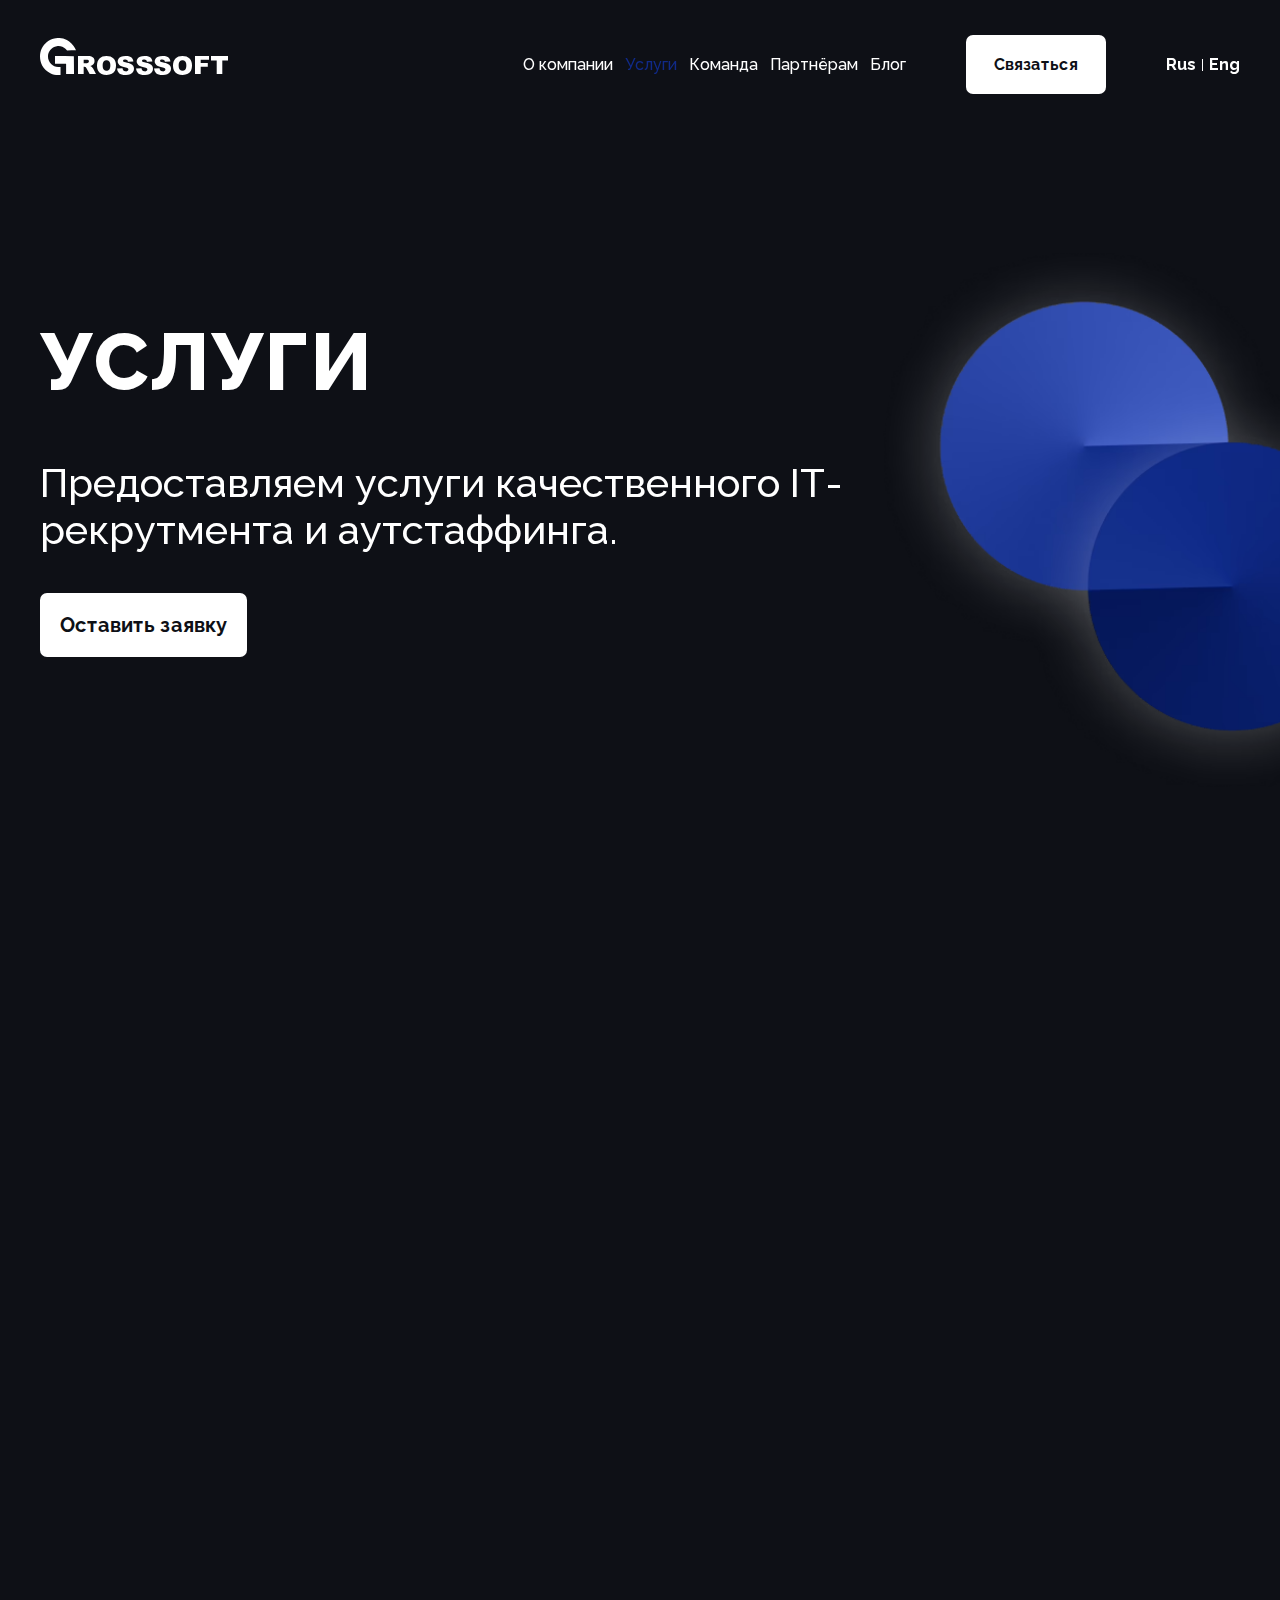
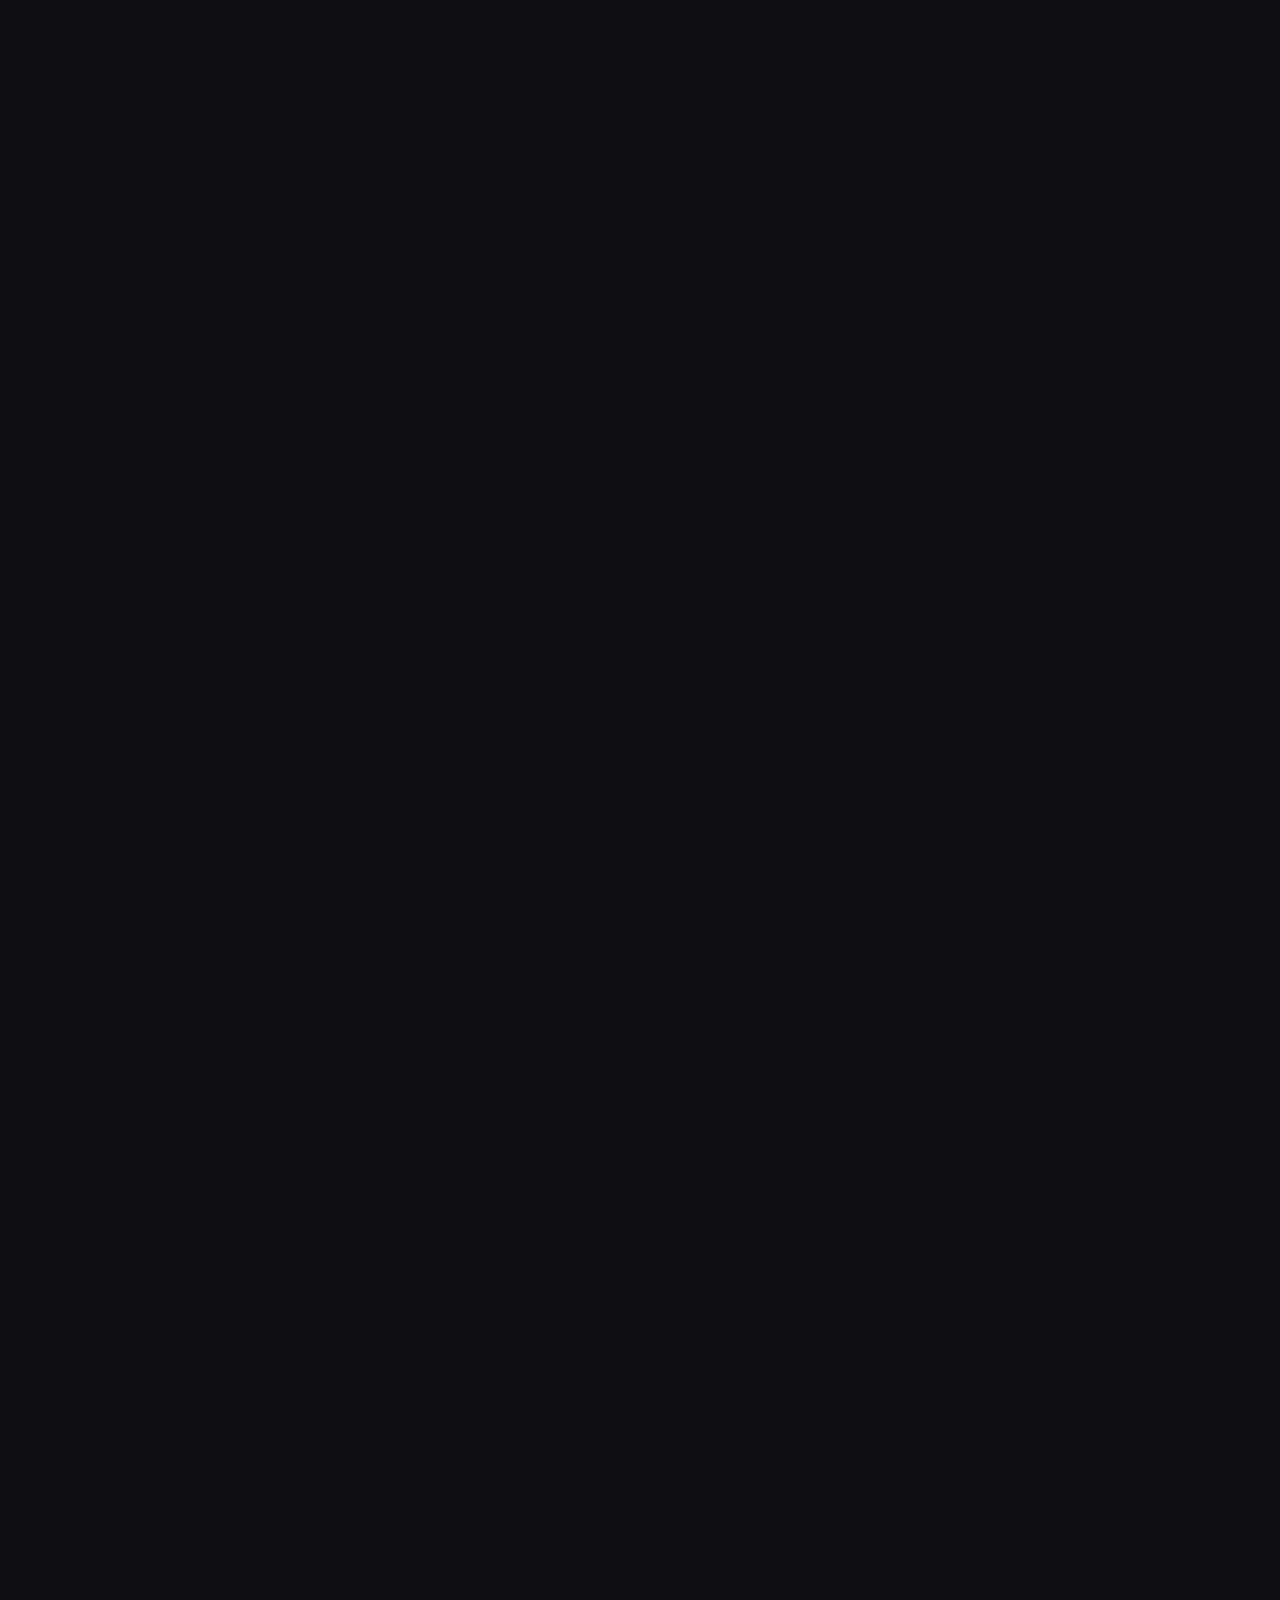
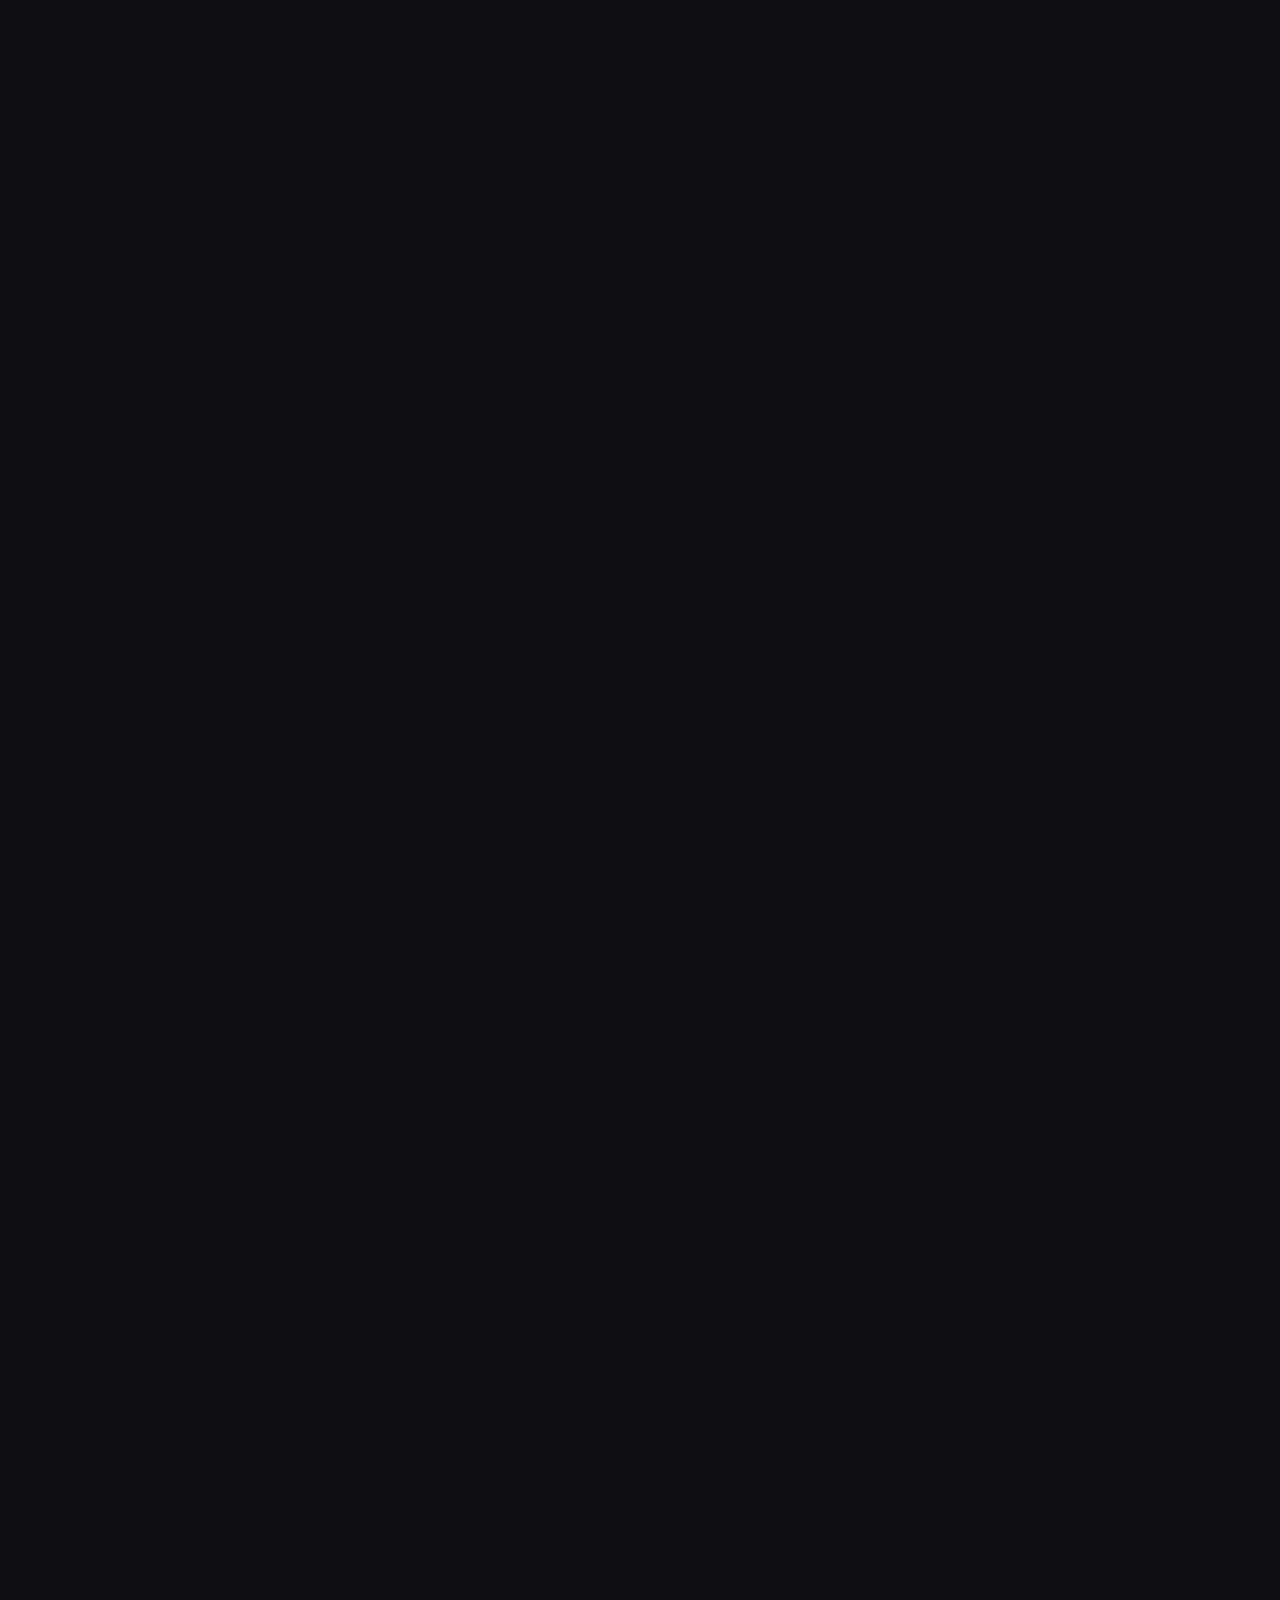
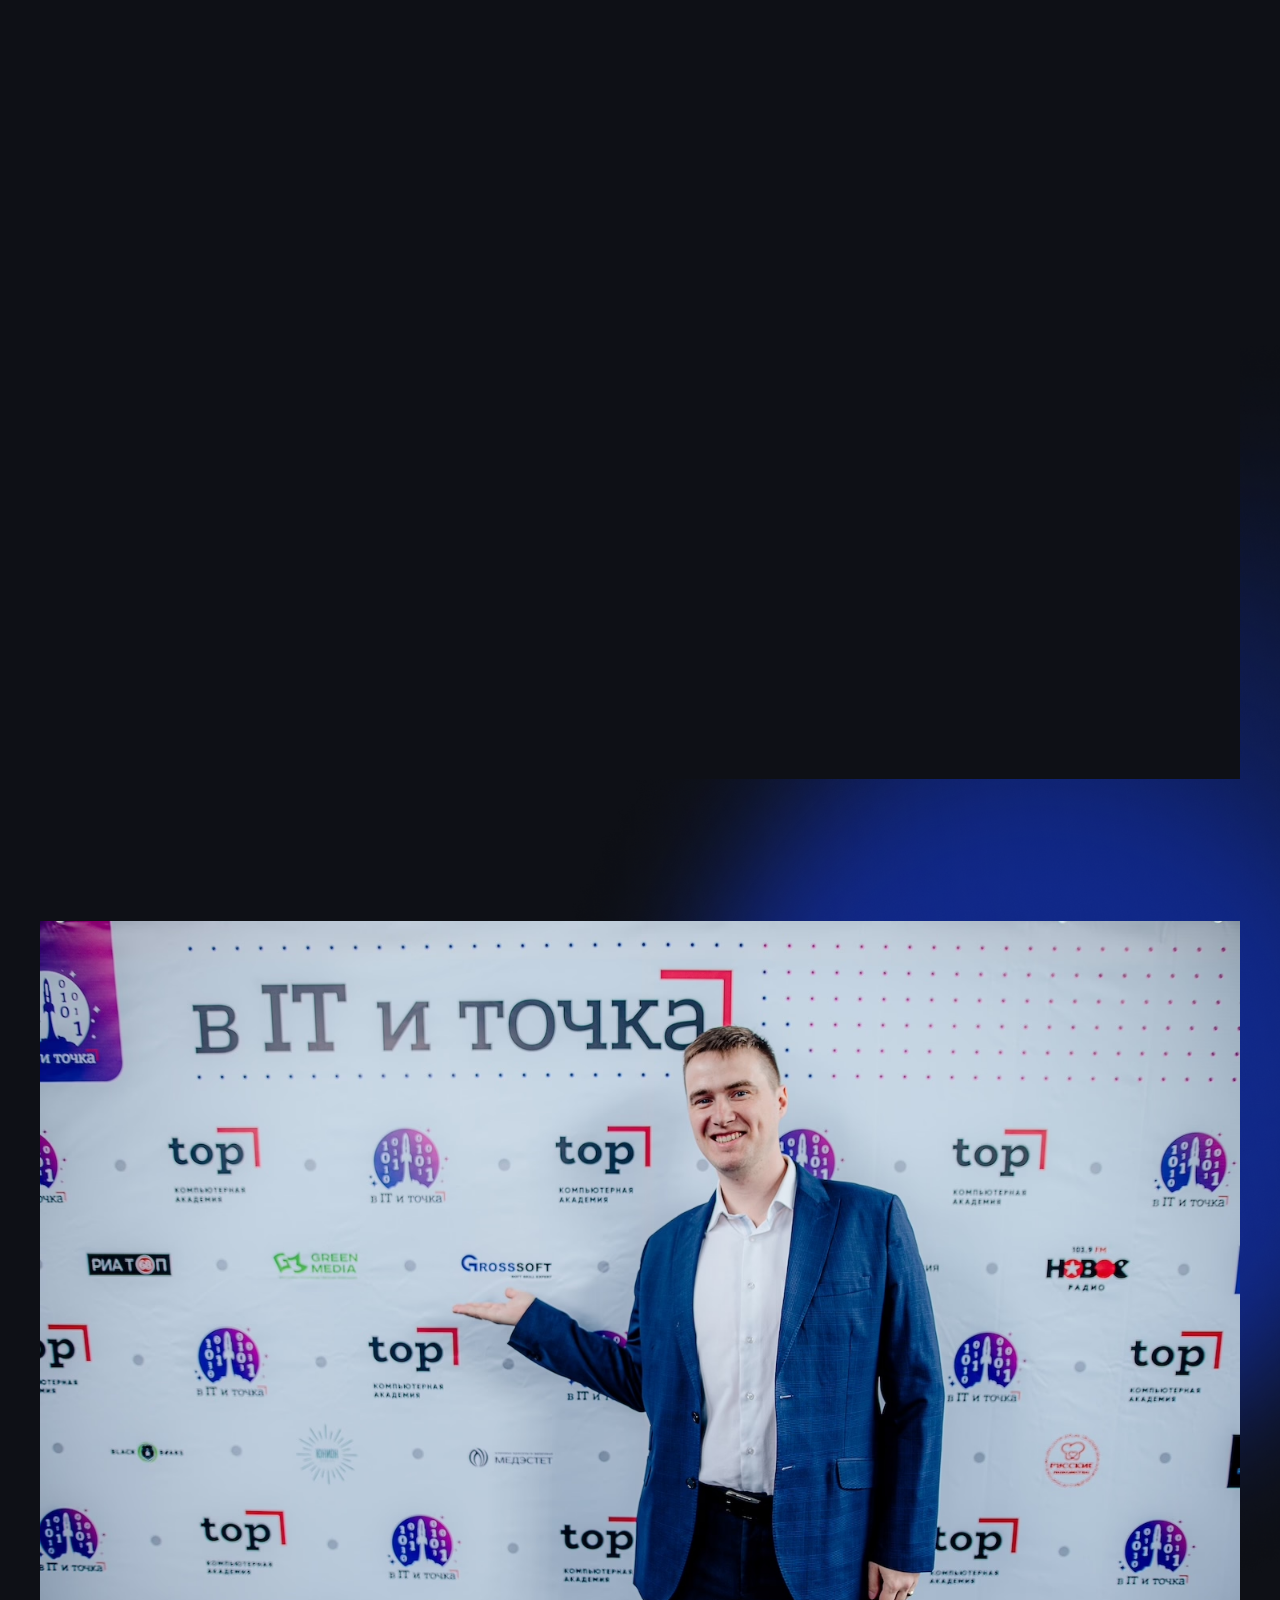
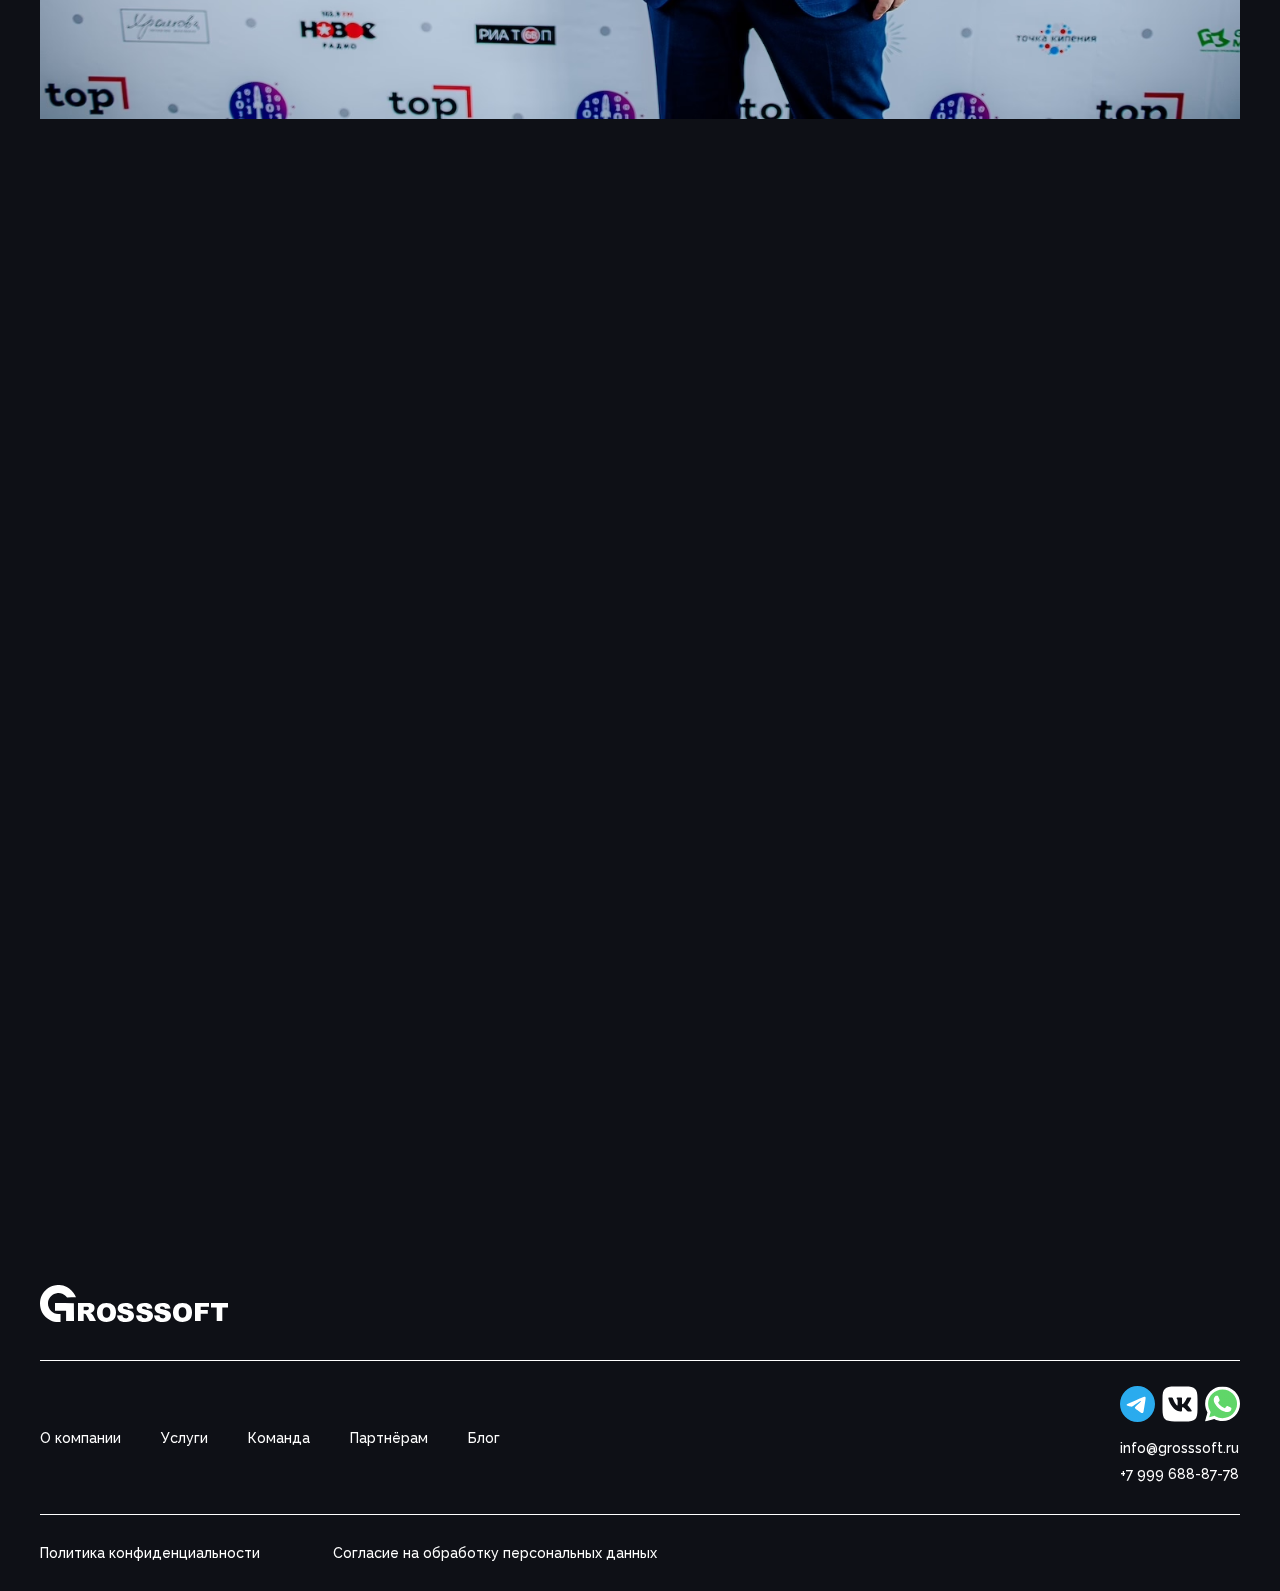
<file: services.html>
<!DOCTYPE html><html lang="ru"><head><meta charset="UTF-8"><meta http-equiv="X-UA-Compatible" content="IE=edge"><meta name="viewport" content="width=device-width, initial-scale=1.0"><link rel="stylesheet" href="css/style.css"><title>Grosssoft</title></head><body class=""><div class="wrapper _servicesPage"><header class="head"><div class="container"><div class="head__inner"> <a href="index.html" class="head__logo logo"><svg><use xlink:href="images/sprite.svg#logo"></use></svg></a><nav data-da="menu-burger__body, 959.90, last" class="head__nav nav-head"><ul class="nav-head__list"><li class="nav-head__item"> <a href="about.html" class="nav-head__link _aboutPage">О компании</a></li><li class="nav-head__item"> <a href="services.html" class="nav-head__link _servicesPage">Услуги</a></li><li class="nav-head__item"> <a href="team.html" class="nav-head__link _teamPage">Командa</a></li><li class="nav-head__item"> <a href="partners.html" class="nav-head__link _partnersPage">Партнёрам</a></li><li class="nav-head__item"> <a href="blog.html" class="nav-head__link _blogPage">Блог</a></li></ul> <a href="#" class="nav-head__btn main-link interactive">Связаться</a><div class="nav-head__language language-nav"><div class="language-nav__txt"> Rus</div><div class="language-nav__line"></div><div class="language-nav__txt"> Eng</div></div></nav><div class="head__nav-mobile nav-mobile"><div class="nav-mobile__contacts"> <a href="tel:79996888778">+7 999 688-87-78</a> <a href="mailto:info@grosssoft.ru">info@grosssoft.ru</a></div><div class="nav-mobile__menu-burger menu-burger"><div class="menu-burger__icon"><span></span><span></span><span></span></div><div class="menu-burger__body"> <a href="index.html" class="menu-burger__logo logo"><svg><use xlink:href="images/sprite.svg#logo"></use></svg></a></div></div></div></div></div></header><main class="page"><section class="top top_servicesPage"><div class="container"><div class="top__inner"><div class="top__txt txt-top"><h1 data-scroll-anim class="txt-top__title _scroll-anim _scroll-anim_up"> УСЛУГИ</h1> <strong data-scroll-anim data-scroll-anim class="txt-top__caption _scroll-anim _scroll-anim_toLeft">Предоставляем услуги качественного IT-рекрутмента и аутстаффинга.</strong> <a data-scroll-anim href="#" class="txt-top__link main-link _scroll-anim _scroll-anim_toRight interactive">Оставить заявку</a></div><div class="top__bg top__bg_servicesPage"><picture><source srcset="images/application/application-bg.avif" type="image/avif"><source srcset="images/application/application-bg.webp" type="image/webp"> <img src="images/application/application-bg.png" alt="Задний фон"></picture></div></div></div></section><div class="ourHelp"><div class="container"><div class="ourHelp__inner"><div class="ourHelp__grid"><div data-scroll-anim class="ourHelp__card card-ourHelp _scroll-anim _scroll-anim_up"><h3 class="card-ourHelp__title"> Подбор IT специалистов</h3><div class="card-ourHelp__content"><div class="card-services__box card-services__box_1"><h3 class="card-services__title"> Подбор IT<br> специалистов</h3><p class="card-services__desc"> Поиск, отбор и оценка кандидатов, которые соответствуют определённым техническим должностям.<br><br> В условиях огромного спроса на технические таланты, глобальная конкуренция за привлечение квалифицированных работников растёт с каждым днём. Это рынок, на котором рекрутер должен заинтересовать кандидата, а не наоборот.</p><div class="card-services__box-bg"><picture><source srcset="images/services/figure-1.avif" type="image/avif"><source srcset="images/services/figure-1.webp" type="image/webp"> <img src="images/services/figure-1.png" alt="Задний фон"></picture></div></div><ul class="card-ourHelp__list"><li class="card-ourHelp__list-item"> Высокая экспертиза в mobile и web разработке. Отбор кандидатов проводится технически грамотным менеджером.</li><li class="card-ourHelp__list-item"> Первый кандидат — в течение первых 72 часов. Мы возьмёмся за заявки с самыми требовательными сроками.</li><li class="card-ourHelp__list-item"> Наши почасовые ставки комфортны для бюджета проекта и остаются выгодными при различных условиях.</li><li class="card-ourHelp__list-item"> Вместе с нашими партнёрами мы имеем доступ к более чем 11 000 специалистов, компетенции которых охватывают весь технологический стек.</li></ul></div></div><div data-scroll-anim class="ourHelp__card card-ourHelp _scroll-anim _scroll-anim_up"><h3 class="card-ourHelp__title"> Аутстаффинг, усиление вашей команды</h3><div class="card-ourHelp__content"><div class="card-services__box card-services__box_2"><h3 class="card-services__title"> Аутстаффинг, усиление вашей команды<br> вашей команды</h3><p class="card-services__desc"> Передача функций штатного бухгалтера, частному специалисту или специализирующейся на бухгалтерских задачах компании.<br><br> Преимущества аутсорсинга заключаются в существенном снижении операционных издержек, сокращении ошибок в отчётности и росте качества ведения бухгалтерии в целом.</p><div class="card-services__box-bg"><picture><source srcset="images/services/figure-2.avif" type="image/avif"><source srcset="images/services/figure-2.webp" type="image/webp"> <img src="images/services/figure-2.png" alt="Задний фон"></picture></div></div><ul class="card-ourHelp__list"><li class="card-ourHelp__list-item"> Вам не придётся долго подбирать сотрудников с нужными компетенциями в IT: они уже есть у нас в штате.</li><li class="card-ourHelp__list-item"> Сотрудники подбираются под конкретные проекты — таким образом, не простаивают, если нет рабочих задач. Также аутстаффинг уменьшает рабочую нагрузку отдела бухгалтерии и службы HR.</li></ul></div></div><div data-scroll-anim class="ourHelp__card card-ourHelp _scroll-anim _scroll-anim_up"><h3 class="card-ourHelp__title"> Исследования рынка труда</h3><div class="card-ourHelp__content"><div class="card-services__box card-services__box_3"><h3 class="card-services__title"> Услуги по аккаунтингу</h3><p class="card-services__desc"> Сопровождение клиента с постоянным и регулярным сбором обратной связи, поможет мотивировать клиентов на заказы.<br><br> Также сопровождение привлечёт новых клиентов.</p><div class="card-services__box-bg"><picture><source srcset="images/services/figure-3-top.avif" type="image/avif"><source srcset="images/services/figure-3-top.webp" type="image/webp"> <img src="images/services/figure-3-top.png" alt="Задний фон"></picture><picture><source srcset="images/services/figure-3-bottom.avif" type="image/avif"><source srcset="images/services/figure-3-bottom.webp" type="image/webp"> <img src="images/services/figure-3-bottom.png" alt="Задний фон"></picture></div></div><ul class="card-ourHelp__list"><li class="card-ourHelp__list-item"> уточнение потребностей и бюджета заказчика;</li><li class="card-ourHelp__list-item"> передача информации рабочей команде проекта;</li><li class="card-ourHelp__list-item"> отправка на согласование клиенту результатов SEO-аудита и других исследований, разработанной стратегии продвижения;</li><li class="card-ourHelp__list-item"> выставление счётов, контроль оплат, отслеживание дебиторской задолженности;</li><li class="card-ourHelp__list-item"> отправка закрывающих документов и отчётов о проделанной работе;</li><li class="card-ourHelp__list-item"> обеспечение качественной связи между клиентом и рабочей командой в ходе реализации стратегии.</li></ul></div></div><div data-scroll-anim class="ourHelp__card card-ourHelp _scroll-anim _scroll-anim_up"><h3 class="card-ourHelp__title"> Исследования рынка труда</h3><div class="card-ourHelp__content"><div class="card-services__box card-services__box_4"><h3 class="card-services__title"> Исследования<br> рынка труда</h3><p class="card-services__desc"> Мониторинг, основанный на анализе спроса, предложений, зарплат и оценке конкурентоспособности.<br><br> С помощью него можно сопоставить востребованность вакансий, профессий и сфер деятельности. По результатам станет понятно, почему в одни компании соискатели выстраиваются в очередь, а другие обходят стороной.</p><div class="card-services__box-bg"><picture><source srcset="images/services/figure-4.avif" type="image/avif"><source srcset="images/services/figure-4.webp" type="image/webp"> <img src="images/services/figure-4.png" alt="Задний фон"></picture></div></div><ul class="card-ourHelp__list"><li class="card-ourHelp__list-item"> Один из важных элементов анализа — оценка соискателя на вакансию, его профессиональных и личностных качеств, которые позволят решать задачи для компании и приносить ей прибыль. Работодатель заинтересован в том, чтобы заключить с сотрудником договор в минимальные сроки.</li><li class="card-ourHelp__list-item"> Будущий сотрудник, в свою очередь, хочет максимально быстро найти работу и получать за свои компетенции достойную оплату. Если их цели совпадают, то между ними с большой вероятностью могут возникнуть трудовые отношения.</li></ul></div></div><div data-scroll-anim class="ourHelp__card card-ourHelp _scroll-anim _scroll-anim_up"><h3 class="card-ourHelp__title"> Soft skill собеседования разработчиков</h3><div class="card-ourHelp__content"><div class="card-services__box card-services__box_5"><h3 class="card-services__title"> Soft skill собеседования<br> разработчиков</h3><p class="card-services__desc"> Набор личных качеств человека, которые позволяют ему превосходить ожидания, если достаточно развиты. Проверить можно любой гибкий навык.<br><br> Для этого важно, чтобы нанимающий менеджер и рекрутер договорились, что именно они понимают под тем или иным описанием софт-скилла, какой именно кандидат требуется, а затем определились с методом проверки этих навыков.</p><div class="card-services__box-bg"><picture><source srcset="images/services/figure-5.avif" type="image/avif"><source srcset="images/services/figure-5.webp" type="image/webp"> <img src="images/services/figure-5.png" alt="Задний фон"></picture></div></div><ul class="card-ourHelp__list"><li class="card-ourHelp__list-item"> Критерии отбора разработчиков:</li><li class="card-ourHelp__list-item"> Поиск и анализ информации — я говорил человеку, что он может пользоваться всем, чем угодно, и спокойно найти формулу длины окружности, если он её не помнит.</li><li class="card-ourHelp__list-item"> Логическое мышление — пусть в данном случае это не совсем логическая задача, так как она считается в общем виде. Но человеку ещё нужно прийти к этому, а также преодолеть внутренний шаблон, что мышка по идее не должна пролезть.</li><li class="card-ourHelp__list-item"> Управление эмоциями.</li></ul></div></div><div data-scroll-anim class="ourHelp__card card-ourHelp _scroll-anim _scroll-anim_up"><h3 class="card-ourHelp__title"> Технический скрининг</h3><div class="card-ourHelp__content"><div class="card-services__box card-services__box_6"><h3 class="card-services__title"> Технический скрининг</h3><p class="card-services__desc"> Первичная беседа рекрутера с кандидатом, на котором оцениваются не только софт-скиллы разработчика, но и его хард-скиллы.</p><div class="card-services__box-bg"><picture><source srcset="images/services/figure-6.avif" type="image/avif"><source srcset="images/services/figure-6.webp" type="image/webp"> <img src="images/services/figure-6.png" alt="Задний фон"></picture></div></div><ul class="card-ourHelp__list"><li class="card-ourHelp__list-item"> Процесс, который помогает фильтровать кандидатов не доходя до основного технического собеседования. Обязательными условиями успеха являются сжатый тайминг и чёткий набор вопросов предполагающий простые и быстрые ответы, которые точно отвечают на вопрос, подходит кандидат на открытую позицию или нет.</li></ul></div></div></div></div></div></div><section class="ourWork ourWork_servicesPage"><div class="container"><div class="ourWork__inner"><h2 data-scroll-anim class="ourWork__title main-title main-title_small _scroll-anim _scroll-anim_toRight"> КАК СПЕЦИАЛИСТЫ ПОПАДАЮТ В ваш ПРОЕКТ</h2><div class="ourWork__cards"><div data-scroll-anim data-da="card-ourWork_slide1, 639.80" class="ourWork__card card-ourWork _scroll-anim _scroll-anim_up"><div class="card-ourWork__inner"><h3 class="card-ourWork__title"> <span>01.</span> ЗАПОЛНЕНИЕ<br> АНКТЕЫ</h3><div class="card-ourWork__bg"><picture><source srcset="images/ourWork/card-ourWork-bg.png" type="image/avif"><source srcset="images/ourWork/card-ourWork-bg.png" type="image/webp"> <img src="images/ourWork/card-ourWork-bg.png" alt=""></picture></div></div></div><div data-scroll-anim data-da="card-ourWork_slide2, 639.80" class="ourWork__card card-ourWork _scroll-anim _scroll-anim_up"><div class="card-ourWork__inner"><h3 class="card-ourWork__title"> <span>02.</span> Подбор<br> релевантного<br> разработчика</h3><div class="card-ourWork__bg"><picture><source srcset="images/ourWork/card-ourWork-bg.png" type="image/avif"><source srcset="images/ourWork/card-ourWork-bg.png" type="image/webp"> <img src="images/ourWork/card-ourWork-bg.png" alt=""></picture></div></div></div><div data-scroll-anim data-da="card-ourWork_slide3, 639.80" class="ourWork__card card-ourWork _scroll-anim _scroll-anim_up"><div class="card-ourWork__inner"><h3 class="card-ourWork__title"> <span>03.</span> Предоставление<br> резюме</h3><div class="card-ourWork__bg"><picture><source srcset="images/ourWork/card-ourWork-bg.png" type="image/avif"><source srcset="images/ourWork/card-ourWork-bg.png" type="image/webp"> <img src="images/ourWork/card-ourWork-bg.png" alt=""></picture></div></div></div><div data-scroll-anim data-da="card-ourWork_slide4, 639.80" class="ourWork__card card-ourWork _scroll-anim _scroll-anim_up"><div class="card-ourWork__inner"><h3 class="card-ourWork__title"> <span>04.</span> Знакомство<br> с вашим hr</h3><div class="card-ourWork__bg"><picture><source srcset="images/ourWork/card-ourWork-bg.png" type="image/avif"><source srcset="images/ourWork/card-ourWork-bg.png" type="image/webp"> <img src="images/ourWork/card-ourWork-bg.png" alt=""></picture></div></div></div><div data-scroll-anim data-da="card-ourWork_slide5, 639.80" class="ourWork__card card-ourWork _scroll-anim _scroll-anim_up"><div class="card-ourWork__inner"><h3 class="card-ourWork__title"> <span>05.</span> ТЕХНИЧЕСКОЕ<br> СОБЕСЕДОВАНИЕ</h3><div class="card-ourWork__bg"><picture><source srcset="images/ourWork/card-ourWork-bg.png" type="image/avif"><source srcset="images/ourWork/card-ourWork-bg.png" type="image/webp"> <img src="images/ourWork/card-ourWork-bg.png" alt=""></picture></div></div></div><div data-scroll-anim data-da="card-ourWork_slide6, 639.80" class="ourWork__card card-ourWork _scroll-anim _scroll-anim_up"><div class="card-ourWork__inner"><h3 class="card-ourWork__title"> <span>06.</span> ВЫВОД КАНДИДАТА<br> В ПРОЕКТ</h3><div class="card-ourWork__bg"><picture><source srcset="images/ourWork/card-ourWork-bg.png" type="image/avif"><source srcset="images/ourWork/card-ourWork-bg.png" type="image/webp"> <img src="images/ourWork/card-ourWork-bg.png" alt=""></picture></div></div></div></div><div class="ourWork__swiper swiper" id="ourWorkSwiper"><div class="swiper-wrapper"><div class="swiper-slide card-ourWork_slide1"></div><div class="swiper-slide card-ourWork_slide2"></div><div class="swiper-slide card-ourWork_slide3"></div><div class="swiper-slide card-ourWork_slide4"></div><div class="swiper-slide card-ourWork_slide5"></div><div class="swiper-slide card-ourWork_slide6"></div></div></div><div class="ourWork__pic"><picture><source srcset="images/ourWork/ourWork-bg.avif" media="(min-width:500px)" type="image/avif"><source srcset="images/ourWork/ourWork-bg.webp" media="(min-width:500px)" type="image/avif"><source srcset="images/ourWork/ourWork-bg.jpg" media="(min-width:500px)" type="image/avif"><source srcset="images/ourWork/ourWork-bg-small.avif" type="image/avif"><source srcset="images/ourWork/ourWork-bg-small.webp" type="image/webp"> <img src="images/ourWork/ourWork-bg-small.png" alt="Андрей Захаров"></picture></div></div></div></section><section class="application application_servicesPage"><div class="container"><div class="application__inner"><h3 data-scroll-anim class="application__title main-title _scroll-anim _scroll-anim_toRight"> Отправить заявку<br> на подбор</h3><form data-scroll-anim class="application__form form-application interactive _scroll-anim _scroll-anim_toLeft" action="#"> <label for="application-comment"><b>Опишите требования (специальность)</b><textarea name="form-application-comment" id="application-comment" wrap='soft' rows="1" required></textarea></label> <label for="application-userName"><b>Ваше имя</b> <input type="text" id="application-userName" required></label> <label for="application-phoneNumber"><b>Номер телефона</b> <input type="tel" id="application-phoneNumber" required></label> <label for="application-email"><b>E-mail</b> <input type="email" id="application-email" required></label><div class="form-application__checkbox-wrap"> <label for="application-checkbox" class="form-application__checkbox-label"><input type="checkbox" id="application-checkbox" required class="form-application__checkbox"> <span class="form-application__checkbox-style"><svg><use xlink:href="images/sprite.svg#cta--checkbox"></use></svg></span></label> <span class="form-application__checkbox-txt">Я согласен с <a href="https://vk.com/doc174495173_667584977?hash=z7vDv3S3ja3sCZow5DzzjaaTPWddDUZh05RXOL7Zlz4&dl=i1XB5ZBxzYIM9p4KbFdTWeEdnrMXztCL7S1b4xbuznL">политикой конфиденциальности</a></span></div> <button class="form-application__submit main-link" type="submit"> Отправить</button></form></div></div></section></main><footer class="foot"><div class="container"><div class="foot__inner"> <a href="index.html" class="foot__logo logo"><svg><use xlink:href="images/sprite.svg#logo"></use></svg></a><div class="foot__middle"><nav class="foot__nav"><ul class="foot__list"><li class="foot__list-item"> <a href="about.html">О компании</a></li><li class="foot__list-item"> <a href="services.html">Услуги</a></li><li class="foot__list-item"> <a href="team.html">Команда</a></li><li class="foot__list-item"> <a href="partners.html">Партнёрам</a></li><li class="foot__list-item"> <a href="blog.html">Блог</a></li></ul></nav><div class="foot__contacts interactive"><div class="foot__socialMedia"> <a href="#"><svg xmlns="http://www.w3.org/2000/svg" width="35" height="36" viewBox="0 0 35 36" fill="none"><g clip-path="url(#clip0_1_842)"><path d="M17.5 0C12.8598 0 8.40547 1.89759 5.12695 5.27203 1.84505 8.64781.000909097 13.226 0 18 0 22.772 1.8457 27.3535 5.12695 30.728 8.40547 34.1024 12.8598 36 17.5 36 22.1402 36 26.5945 34.1024 29.873 30.728 33.1543 27.3535 35 22.772 35 18 35 13.228 33.1543 8.64647 29.873 5.27203 26.5945 1.89759 22.1402 0 17.5 0Z" fill="url(#paint0_linear_1_842)"/><path d="M7.92148 17.8101C13.0238 15.5241 16.4254 14.0168 18.1262 13.2887 22.9879 11.2094 23.9969 10.8483 24.6559 10.836 24.8008 10.8337 25.1234 10.8705 25.334 11.0456 25.509 11.1932 25.5582 11.3929 25.5828 11.5331 25.6047 11.6732 25.6348 11.9924 25.6102 12.2416 25.3477 15.0878 24.2074 21.9948 23.6277 25.1827 23.3844 26.5316 22.9004 26.9839 22.4328 27.028 21.4156 27.1242 20.6445 26.3373 19.6602 25.6738 18.1207 24.6352 17.2512 23.9888 15.7555 22.9755 14.0273 21.8044 15.1484 21.1606 16.1328 20.1087 16.3898 19.8334 20.8687 15.6442 20.9535 15.2642 20.9644 15.2167 20.9754 15.0395 20.8715 14.9461 20.7703 14.8524 20.6199 14.8845 20.5105 14.9098 20.3547 14.9458 17.8965 16.6187 13.1277 19.9282 12.4305 20.4215 11.7988 20.6619 11.2301 20.6493 10.6066 20.6355 9.40351 20.2859 8.50937 19.9872 7.41562 19.6207 6.54335 19.427 6.61992 18.8046 6.6582 18.4806 7.09296 18.149 7.92148 17.8101Z" fill="white"/></g><defs><linearGradient id="paint0_linear_1_842" x1="1750" y1="0" x2="1750" y2="3600" gradientUnits="userSpaceOnUse"><stop stop-color="#2AABEE"/><stop offset="1" stop-color="#229ED9"/></linearGradient><clipPath id="clip0_1_842"><rect width="35" height="36" fill="white"/></clipPath></defs></svg></a> <a href="#"><svg xmlns="http://www.w3.org/2000/svg" width="42" height="42" viewBox="0 0 42 42" fill="none"><path d="M26.3778 3.5H15.6398C5.83275 3.5 3.5 5.83275 3.5 15.6222V26.3602C3.5 36.1655 5.81525 38.5 15.6222 38.5H26.3602C36.1655 38.5 38.5 36.1847 38.5 26.3778V15.6398C38.5 5.83275 36.1847 3.5 26.3778 3.5ZM31.7555 28.4725H29.2023C28.2362 28.4725 27.9457 27.6903 26.2132 25.9578 24.7013 24.5 24.0625 24.318 23.6793 24.318 23.1508 24.318 23.0055 24.4632 23.0055 25.193V27.489C23.0055 28.1103 22.8043 28.4743 21.182 28.4743 19.6076 28.3684 18.0809 27.8901 16.7275 27.0787 15.3742 26.2672 14.233 25.1459 13.398 23.807 11.4155 21.3395 10.0361 18.4435 9.3695 15.3492 9.3695 14.966 9.51475 14.6195 10.2445 14.6195H12.796C13.4522 14.6195 13.6885 14.9117 13.9457 15.5855 15.1847 19.2325 17.2987 22.4035 18.1562 22.4035 18.4852 22.4035 18.6288 22.2582 18.6288 21.4375V17.682C18.5203 15.9688 17.6102 15.8235 17.6102 15.204 17.6219 15.0406 17.6968 14.8882 17.819 14.7791 17.9412 14.6699 18.1011 14.6127 18.2648 14.6195H22.2757C22.8235 14.6195 23.0055 14.8925 23.0055 15.5487V20.6168C23.0055 21.1645 23.2418 21.3465 23.4062 21.3465 23.7353 21.3465 23.989 21.1645 24.591 20.5625 25.884 18.9857 26.9404 17.2289 27.727 15.3475 27.8074 15.1215 27.9595 14.928 28.1602 14.7966 28.3608 14.6651 28.599 14.603 28.8382 14.6195H31.3915C32.1562 14.6195 32.319 15.0028 32.1562 15.5487 31.2279 17.6285 30.0791 19.6027 28.7297 21.4375 28.455 21.8575 28.3447 22.0763 28.7297 22.568 28.9835 22.9513 29.8778 23.6985 30.4797 24.409 31.3546 25.2816 32.0811 26.2912 32.6305 27.398 32.8493 28.1085 32.4835 28.4725 31.7555 28.4725Z" fill="white"/></svg></a> <a href="#"><svg xmlns="http://www.w3.org/2000/svg" width="35" height="36" viewBox="0 0 35 36" fill="none"><g clip-path="url(#clip0_1_847)"><path d="M.749685 17.7906C.748865 20.7313 1.52312 23.6026 2.99536 26.1335L.608887 34.7807 9.52596 32.4603C11.9923 33.7928 14.7557 34.491 17.5638 34.4912H17.5712C26.8413 34.4912 34.3875 27.0051 34.3914 17.8038 34.3932 13.345 32.6451 9.15238 29.4691 5.99803 26.2936 2.84397 22.0703 1.10604 17.5705 1.104 8.29923 1.104.75365 8.58966.749822 17.7906" fill="url(#paint0_linear_1_847)"/><path d="M.149196 17.7851C.148239 20.8316.950246 23.8057 2.47497 26.4271L.00292969 35.3843 9.23974 32.9808C11.7848 34.3579 14.6502 35.0839 17.566 35.085H17.5735C27.1763 35.085 34.9935 27.3297 34.9976 17.799 34.9992 13.18 33.1882 8.83665 29.8987 5.5693 26.6088 2.30236 22.2345.501899 17.5735.5 7.96913.5.153024 8.25426.149196 17.7851ZM5.64992 25.9757 5.30503 25.4323C3.85521 23.1446 3.08998 20.5009 3.09107 17.7862 3.09421 9.8644 9.59064 3.41938 17.579 3.41938 21.4475 3.42101 25.0832 4.9176 27.8177 7.63295 30.552 10.3486 32.0567 13.9585 32.0557 17.7979 32.0521 25.7197 25.5556 32.1655 17.5735 32.1655H17.5678C14.9687 32.1641 12.4197 31.4715 10.1968 30.1625L9.66774 29.8512 4.18643 31.2773 5.64992 25.9755V25.9757Z" fill="url(#paint1_linear_1_847)"/><path d="M13.2185 10.5588C12.8923 9.83943 12.549 9.82491 12.2389 9.8123 11.9849 9.80145 11.6945 9.80226 11.4045 9.80226 11.1141 9.80226 10.6424 9.91065 10.2436 10.3427 9.84448 10.7752 8.71973 11.8203 8.71973 13.946 8.71973 16.0717 10.2799 18.126 10.4973 18.4146 10.7151 18.7026 13.5092 23.2043 17.9344 24.9361 21.6121 26.3753 22.3605 26.0891 23.1587 26.0169 23.957 25.945 25.7346 24.972 26.0973 23.9632 26.4602 22.9544 26.4602 22.0897 26.3514 21.909 26.2426 21.729 25.9523 21.6209 25.5169 21.4049 25.0814 21.1888 22.9409 20.1435 22.5419 19.9993 22.1428 19.8553 21.8526 19.7834 21.5622 20.216 21.2719 20.6479 20.4381 21.6209 20.184 21.909 19.9302 22.1978 19.6761 22.2338 19.2408 22.0177 18.8052 21.8009 17.403 21.3452 15.7396 19.8734 14.4453 18.7282 13.5715 17.314 13.3176 16.8813 13.0636 16.4494 13.2904 16.2153 13.5087 16 13.7043 15.8064 13.9442 15.4955 14.1621 15.2433 14.3792 14.9909 14.4516 14.8109 14.5968 14.5228 14.7421 14.2344 14.6694 13.982 14.5607 13.7659 14.4516 13.5498 13.6056 11.4131 13.2185 10.5588Z" fill="white"/></g><defs><linearGradient id="paint0_linear_1_847" x1="1689.74" y1="3368.77" x2="1689.74" y2="1.104" gradientUnits="userSpaceOnUse"><stop stop-color="#1FAF38"/><stop offset="1" stop-color="#60D669"/></linearGradient><linearGradient id="paint1_linear_1_847" x1="1749.74" y1="3488.93" x2="1749.74" y2="0.5" gradientUnits="userSpaceOnUse"><stop stop-color="#F9F9F9"/><stop offset="1" stop-color="white"/></linearGradient><clipPath id="clip0_1_847"><rect width="35" height="35" fill="white" transform="translate(0 0.5)"/></clipPath></defs></svg></a></div> <a href="mailto:info@grosssoft.ru" class="foot__telAndEmail">info@grosssoft.ru</a> <a href="telto:+79996888778" class="foot__telAndEmail">+7 999 688-87-78</a></div></div><div class="foot__bottom"> <a href="https://vk.com/doc174495173_667584977?hash=z7vDv3S3ja3sCZow5DzzjaaTPWddDUZh05RXOL7Zlz4&dl=i1XB5ZBxzYIM9p4KbFdTWeEdnrMXztCL7S1b4xbuznL">Политика конфиденциальности</a> <a href="https://vk.com/doc174495173_667584978?hash=wHS2VkdWxMiay9hVBSld85Y3yLPqHXcUIIWtnMrx0z4&dl=DmGqYDKz5n2425yFGZEJIKoyhvRQjalAphb3w1zO4e4">Согласие на обработку персональных данных</a></div></div></div></footer><div id="youtubelightbox" class="youtubelightbox"><div class="youtubelightbox__centeredchild"><div class="youtubelightbox__videowrapper"><div id="youtubelightboxPlayer"></div></div></div></div><div class="body-behind"></div></div><script src="js/index.bundle.js"></script></body></html>
</file>
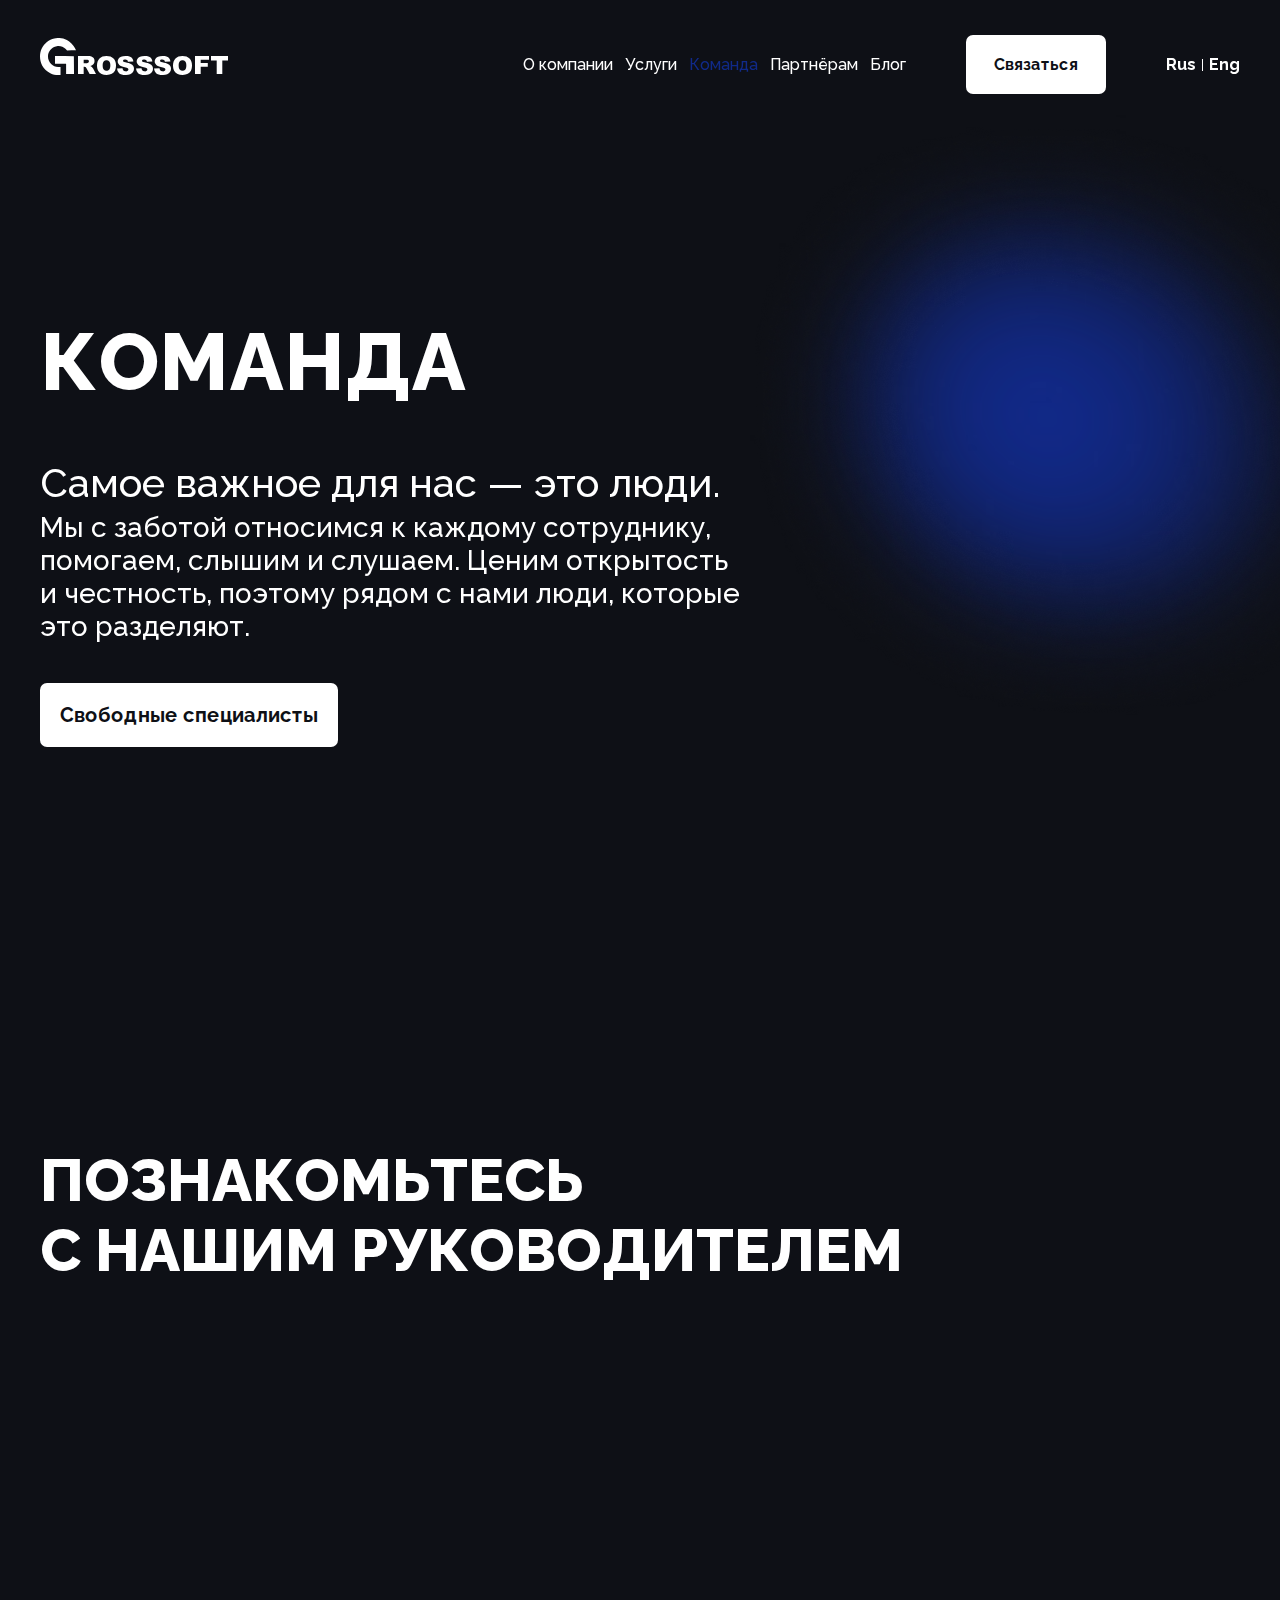
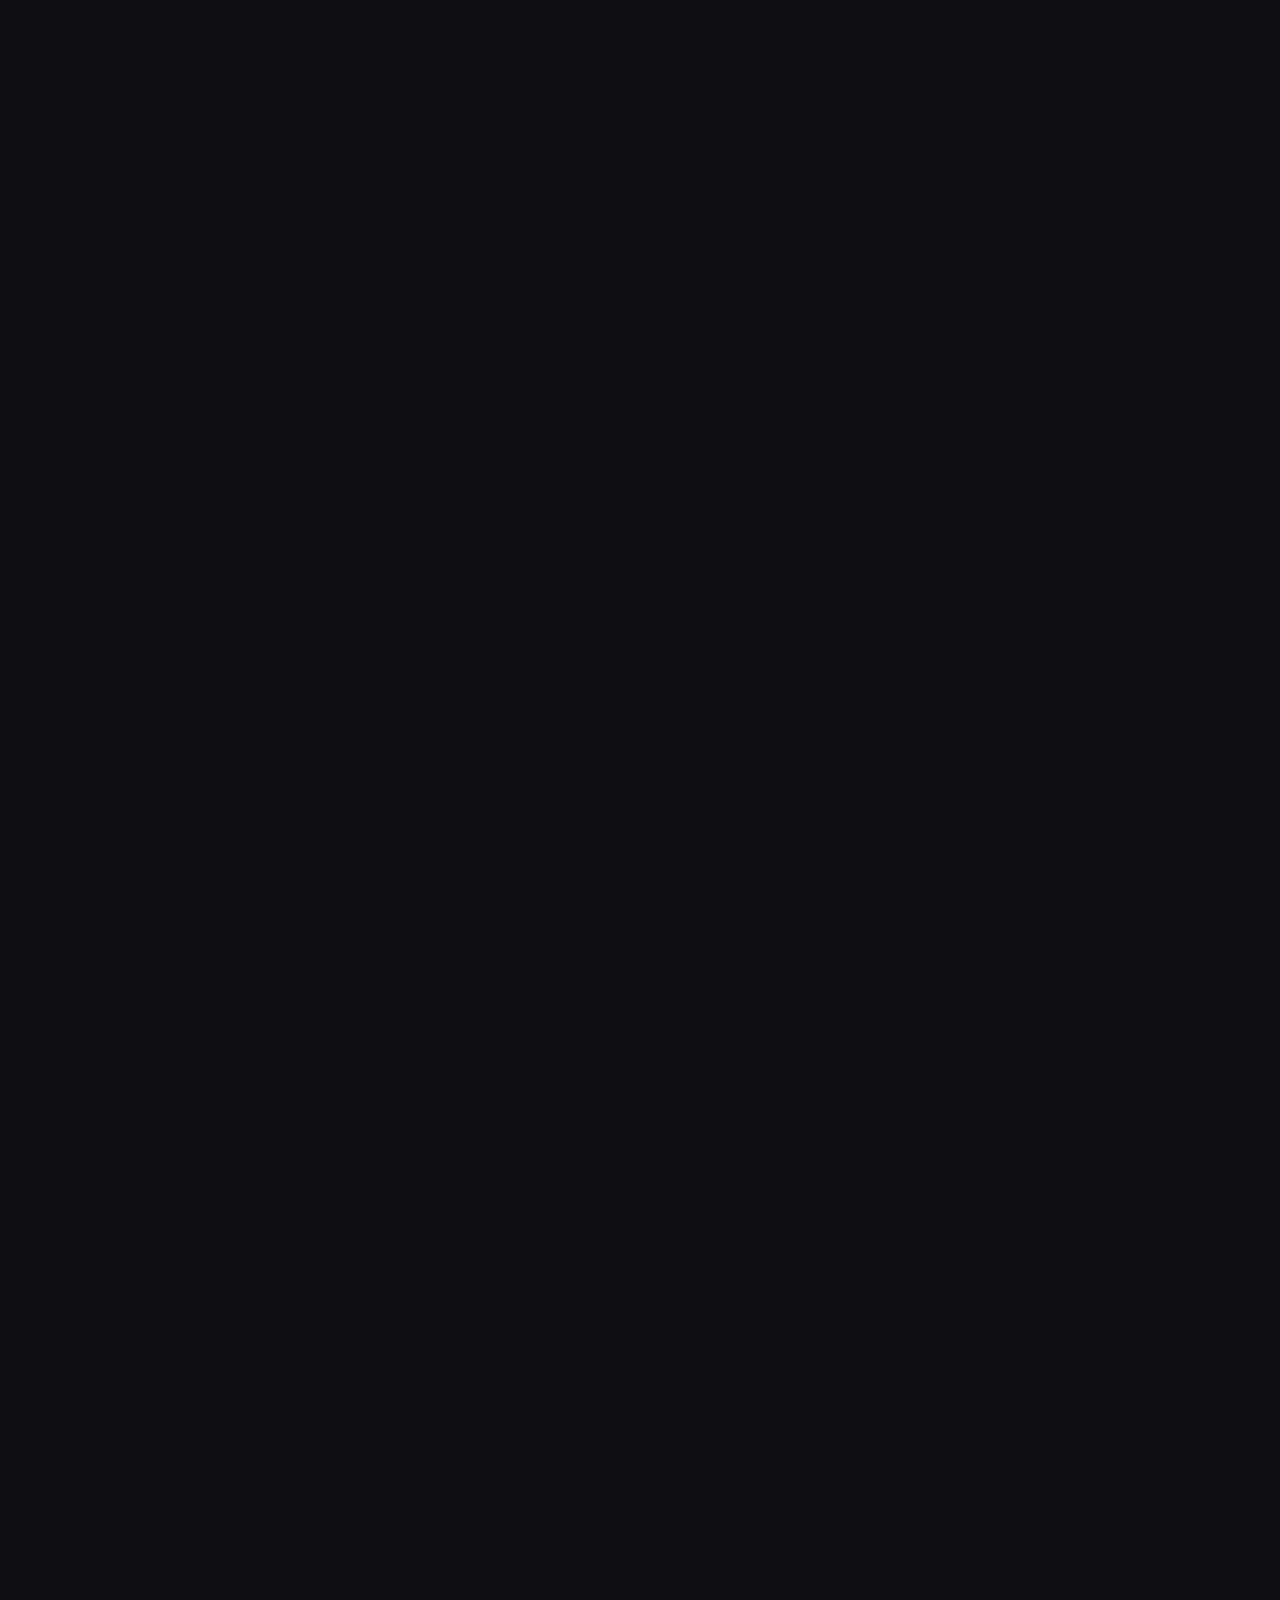
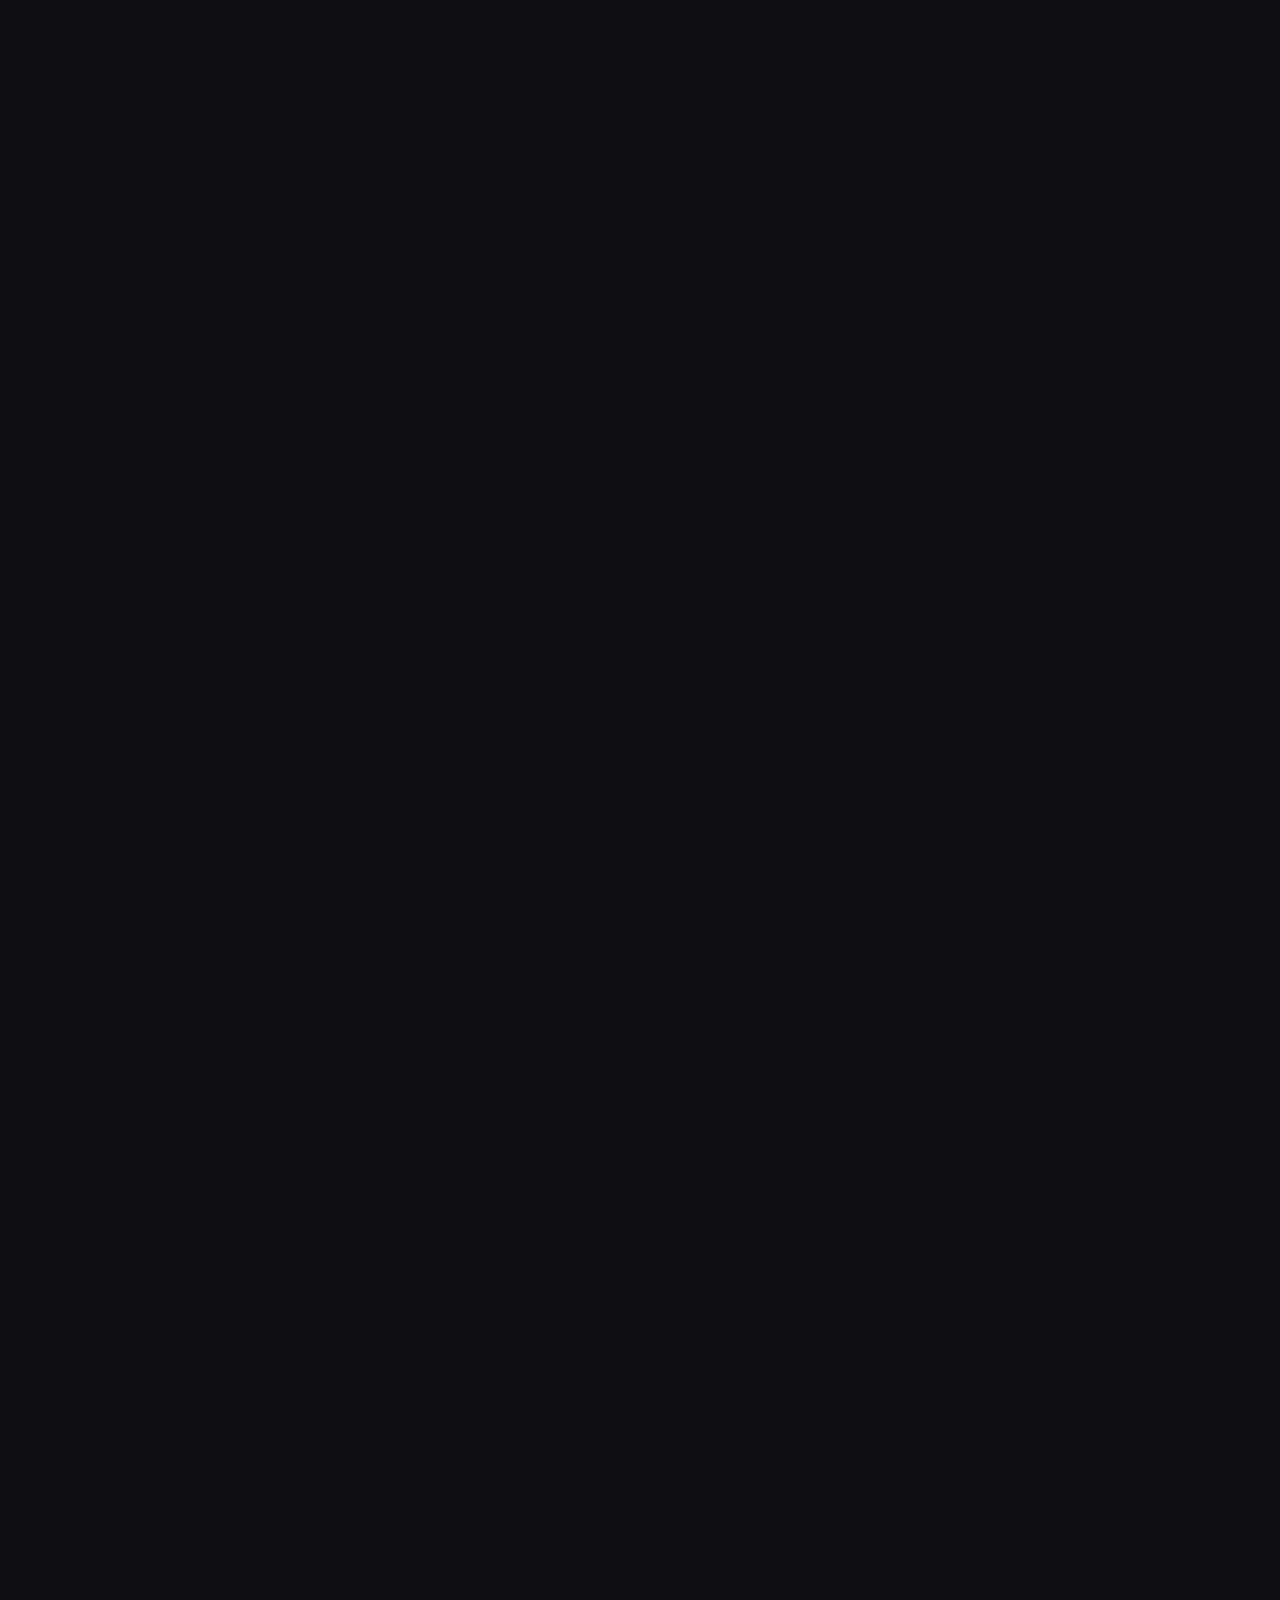
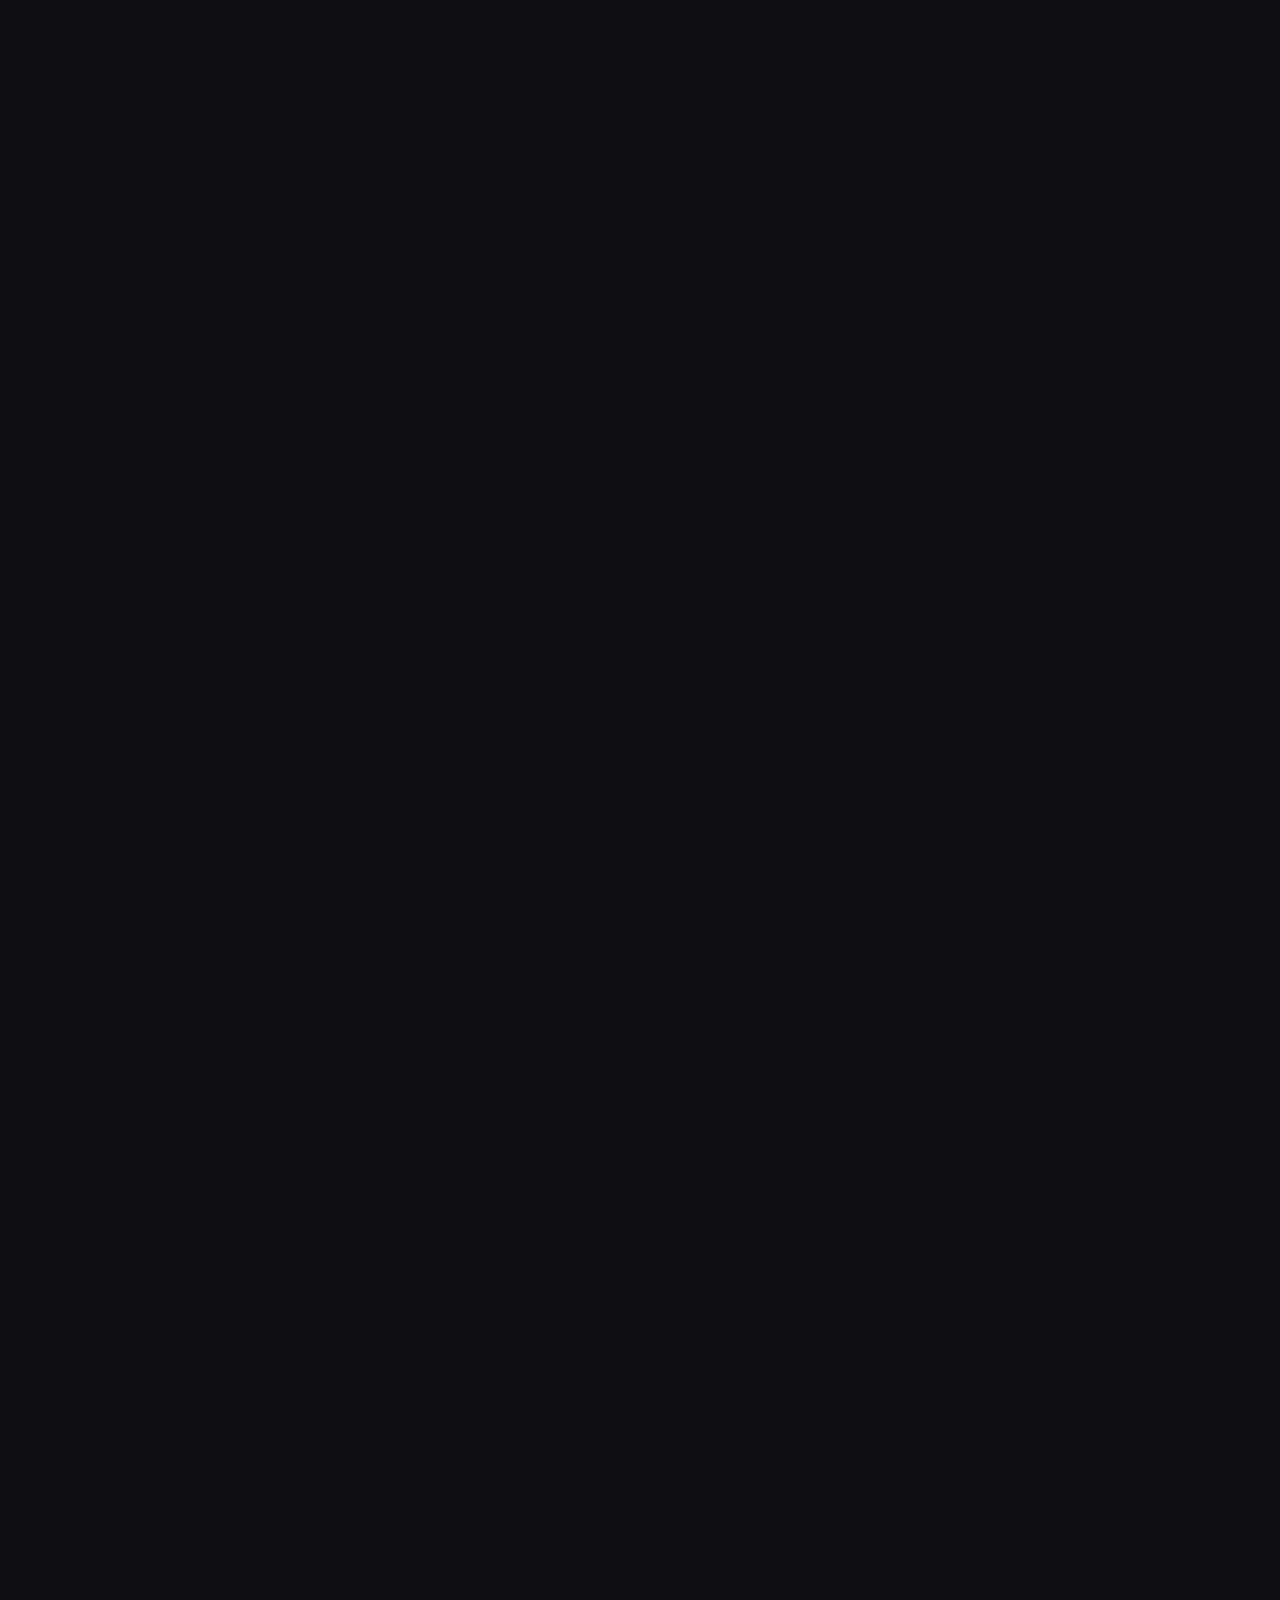
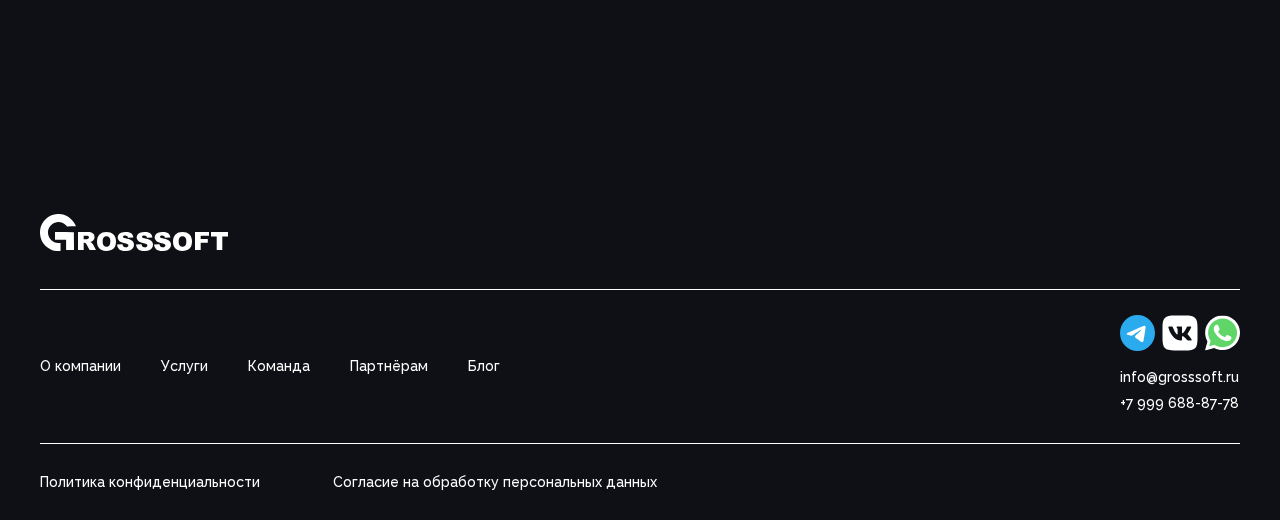
<file: team.html>
<!DOCTYPE html><html lang="ru"><head><meta charset="UTF-8"><meta http-equiv="X-UA-Compatible" content="IE=edge"><meta name="viewport" content="width=device-width, initial-scale=1.0"><link rel="stylesheet" href="css/style.css"><title>Grosssoft</title></head><body class=""><div class="wrapper _teamPage"><header class="head"><div class="container"><div class="head__inner"> <a href="index.html" class="head__logo logo"><svg><use xlink:href="images/sprite.svg#logo"></use></svg></a><nav data-da="menu-burger__body, 959.90, last" class="head__nav nav-head"><ul class="nav-head__list"><li class="nav-head__item"> <a href="about.html" class="nav-head__link _aboutPage">О компании</a></li><li class="nav-head__item"> <a href="services.html" class="nav-head__link _servicesPage">Услуги</a></li><li class="nav-head__item"> <a href="team.html" class="nav-head__link _teamPage">Командa</a></li><li class="nav-head__item"> <a href="partners.html" class="nav-head__link _partnersPage">Партнёрам</a></li><li class="nav-head__item"> <a href="blog.html" class="nav-head__link _blogPage">Блог</a></li></ul> <a href="#" class="nav-head__btn main-link interactive">Связаться</a><div class="nav-head__language language-nav"><div class="language-nav__txt"> Rus</div><div class="language-nav__line"></div><div class="language-nav__txt"> Eng</div></div></nav><div class="head__nav-mobile nav-mobile"><div class="nav-mobile__contacts"> <a href="tel:79996888778">+7 999 688-87-78</a> <a href="mailto:info@grosssoft.ru">info@grosssoft.ru</a></div><div class="nav-mobile__menu-burger menu-burger"><div class="menu-burger__icon"><span></span><span></span><span></span></div><div class="menu-burger__body"> <a href="index.html" class="menu-burger__logo logo"><svg><use xlink:href="images/sprite.svg#logo"></use></svg></a></div></div></div></div></div></header><main class="page"><section class="top top_teamPage"><div class="container"><div class="top__inner"><div class="top__txt txt-top"><h1 data-scroll-anim class="txt-top__title _scroll-anim _scroll-anim_up"> КОМАНДА</h1> <strong data-scroll-anim class="txt-top__caption _scroll-anim _scroll-anim_toRight">Самое важное для нас — это люди. <span>Мы с заботой относимся к каждому сотруднику, помогаем, слышим и слушаем. Ценим открытость и честность, поэтому рядом с нами люди, которые это разделяют.</span></strong> <a data-scroll-anim href="#" class="txt-top__link main-link _scroll-anim _scroll-anim_toLeft interactive">Свободные специалисты</a></div><div class="top__bg top__bg_teamPage"><picture><source srcset="images/top/figure-teamPage.avif" type="image/avif"><source srcset="images/top/figure-teamPage.webp" type="image/webp"> <img src="images/top/figure-teamPage.png" alt="Задний фон"></picture></div></div></div></section><section class="director"><div class="container"><div class="director__inner"><h2 data-scroll-anim class="director__title main-title_small"> ПОЗНАКОМЬТЕСЬ<br> С НАШИМ РУКОВОДИТЕЛЕМ</h2><div class="director__card card-director"><picture><source srcset="images/director/director.avif" type="image/avif"><source srcset="images/director/director.webp" type="image/webp"> <img data-scroll-anim src="images/director/director.png" class="card-director__img _scroll-anim _scroll-anim_up" alt="Захаров Андрей"></picture><div data-scroll-anim class="card-director__info _scroll-anim _scroll-anim_up"> <strong class="card-director__name">Захаров Андрей - ген. директор GROSSSOFT</strong> <span>Мы дирижёры на рынке внештатного IT-стаффа и эксперты IT-рекрутмента.</span></div></div></div></div></section><section class="team"><div class="container"><div class="team__inner"><h3 data-scroll-anim class="team__title main-title_small _scroll-anim _scroll-anim_toRight"> ТВОРЧЕСКИЙ ОТДЕЛ,<br> РАЗРАБОТЧИКИ</h3><div class="team__swiper swiper"><div class="swiper-wrapper"><div class="swiper-slide"><div data-scroll-anim class="team__card card-team _scroll-anim _scroll-anim_toLeft"><picture><source srcset="images/team/card-team-1.avif" type="image/avif"><source srcset="images/team/card-team-1.webp" type="image/webp"> <img src="images/team/card-team-1.png" alt="АНАСТАСИЯ САЗО" class="card-team__img"></picture><div class="card-team__info"> <b class="card-team__name">АНАСТАСИЯ САЗО</b> <span class="card-team__role">Заместитель директора,<br> отвечает за найм сотрудников и организацию онлайн встреч с клиентами</span></div></div></div><div class="swiper-slide"><div data-scroll-anim class="team__card card-team _scroll-anim _scroll-anim_toLeft"><picture><source srcset="images/team/card-team-2.avif" type="image/avif"><source srcset="images/team/card-team-2.webp" type="image/webp"> <img src="images/team/card-team-2.png" alt="Ирина шапкина" class="card-team__img"></picture><div class="card-team__info"> <b class="card-team__name">ирина шапкина</b> <span class="card-team__role">HR-менеджер компании, отвечает<br> за качественный подбор кадров</span></div></div></div><div class="swiper-slide"><div data-scroll-anim class="team__card card-team _scroll-anim _scroll-anim_toLeft"><picture><source srcset="images/team/card-team-3.avif" type="image/avif"><source srcset="images/team/card-team-3.webp" type="image/webp"> <img src="images/team/card-team-3.png" alt="Полина рыжова" class="card-team__img"></picture><div class="card-team__info"> <b class="card-team__name">Полина рыжова</b> <span class="card-team__role">Бухгалтер компании, отвечает<br> за финансовую отчётность</span></div></div></div><div class="swiper-slide"><div data-scroll-anim class="team__card card-team _scroll-anim _scroll-anim_toLeft"><picture><source srcset="images/team/card-team-4.avif" type="image/avif"><source srcset="images/team/card-team-4.webp" type="image/webp"> <img src="images/team/card-team-4.png" alt="Владимир Сомов" class="card-team__img"></picture><div class="card-team__info"> <b class="card-team__name">Владимир Сомов</b> <span class="card-team__role">Разработчик компании, отвечает<br> за создание сайтов и приложений</span></div></div></div><div class="swiper-slide"><div data-scroll-anim class="team__card card-team _scroll-anim _scroll-anim_toLeft"><picture><source srcset="images/team/card-team-5.avif" type="image/avif"><source srcset="images/team/card-team-5.webp" type="image/webp"> <img src="images/team/card-team-5.png" alt="Александра Шнайдер" class="card-team__img"></picture><div class="card-team__info"> <b class="card-team__name">Александра Шнайдер</b> <span class="card-team__role">HR-менеджер компании, отвечает<br> за качественный подбор кадров</span></div></div></div><div class="swiper-slide"><div data-scroll-anim class="team__card card-team _scroll-anim _scroll-anim_toLeft"><picture><source srcset="images/team/card-team-6.avif" type="image/avif"><source srcset="images/team/card-team-6.webp" type="image/webp"> <img src="images/team/card-team-6.png" alt="Полина Ерёмина" class="card-team__img"></picture><div class="card-team__info"> <b class="card-team__name">Полина Ерёмина</b> <span class="card-team__role">Разработчик компании, отвечает<br> за создание сайтов и приложений</span></div></div></div></div></div></div></div></section><section class="values"><div class="container"><div class="values__inner"><h3 data-scroll-anim class="values__title main-title_small _scroll-anim _scroll-anim_up"> Развитие и рост</h3><div class="values__items"><div data-scroll-anim class="values__item item-value _scroll-anim _scroll-anim_toRight"><picture><source srcset="images/values/value-1.avif" type="image/avif"><source srcset="images/values/value-1.webp" type="image/webp"> <img class="item-value__img" src="images/values/value-1.jpeg" alt="академия IT рекрутмента"></picture><div class="item-value__txt"> <strong class="item-value__title">академия IT рекрутмента</strong><p class="item-value__matter"> Мы заботимся о новичках, обучаем их и передаём навыки, знания. Нами разработана программа обучения IT-рекрутменту и техническим специальностям.</p></div></div><div data-scroll-anim class="values__item item-value item-value_right _scroll-anim _scroll-anim_toLeft"><picture><source srcset="images/values/value-2.avif" type="image/avif"><source srcset="images/values/value-2.webp" type="image/webp"> <img class="item-value__img" src="images/values/value-2.jpeg" alt="топ офис"></picture><div class="item-value__txt"> <strong class="item-value__title">топ офис</strong><p class="item-value__matter"> Максимально комфортные условия для всех сотрудников + печеньки</p></div></div><div data-scroll-anim class="values__item item-value _scroll-anim _scroll-anim_toRight"><picture><source srcset="images/values/value-3.avif" type="image/avif"><source srcset="images/values/value-3.webp" type="image/webp"> <img class="item-value__img" src="images/values/value-3.jpeg" alt="академия IT рекрутмента"></picture><div class="item-value__txt"> <strong class="item-value__title">библиотека</strong><p class="item-value__matter"> Набор литературы по IT-рекрутменту, техническим специальностям..</p></div></div><div data-scroll-anim class="values__item item-value item-value_right _scroll-anim _scroll-anim_toLeft"><picture><source srcset="images/values/value-4.avif" type="image/avif"><source srcset="images/values/value-4.webp" type="image/webp"> <img class="item-value__img" src="images/values/value-4.jpeg" alt="академия IT рекрутмента"></picture><div class="item-value__txt"> <strong class="item-value__title">высокие цели</strong><p class="item-value__matter"> Стратегическое развитие компании, независимое от политики, предполагает расширение в филиальную сеть за границей.</p></div></div></div></div></div></section><section class="ourLife"><div class="container"><div class="ourLife__inner"><h3 data-scroll-anim class="ourLife__title main-title_small _scroll-anim _scroll-anim_up"> жизнь компании</h3><div class="ourLife__photos ourLife__photos_large"><div data-scroll-anim class="ourLife__photos-top _scroll-anim _scroll-anim_toRight"><picture><source srcset="images/ourLife/photo-1.avif" type="image/avif"><source srcset="images/ourLife/photo-1.webp" type="image/webp"> <img class="ourLife__photos-img" src="images/ourLife/photo-1.jpeg" alt="Фото"></picture><picture><source srcset="images/ourLife/photo-2.avif" type="image/avif"><source srcset="images/ourLife/photo-2.webp" type="image/webp"> <img class="ourLife__photos-img" src="images/ourLife/photo-2.jpeg" alt="Фото"></picture><picture><source srcset="images/ourWork/ourWork-bg.avif" type="image/avif"><source srcset="images/ourWork/ourWork-bg.webp" type="image/webp"> <img class="ourLife__photos-img" src="images/ourWork/ourWork-bg.jpg" alt="Фото"></picture></div><div data-scroll-anim class="ourLife__photos-bottom _scroll-anim _scroll-anim_toLeft"><picture><source srcset="images/story/photo-1.avif" type="image/avif"><source srcset="images/story/photo-1.webp" type="image/webp"> <img class="ourLife__photos-img" src="images/story/photo-1.jpeg" alt="Фото"></picture><picture><source srcset="images/ourLife/photo-3.avif" type="image/avif"><source srcset="images/ourLife/photo-3.webp" type="image/webp"> <img class="ourLife__photos-img" src="images/ourLife/photo-3.jpeg" alt="Фото"></picture></div></div><div class="ourLife__photos ourLife__photos_medium"><div data-scroll-anim class="ourLife__photos-top _scroll-anim _scroll-anim_toRight"><picture><source srcset="images/ourWork/ourWork-bg.avif" type="image/avif"><source srcset="images/ourWork/ourWork-bg.webp" type="image/webp"> <img class="ourLife__photos-img" src="images/ourWork/ourWork-bg.jpg" alt="Фото"></picture><picture><source srcset="images/ourLife/photo-2.avif" type="image/avif"><source srcset="images/ourLife/photo-2.webp" type="image/webp"> <img class="ourLife__photos-img" src="images/ourLife/photo-2.jpeg" alt="Фото"></picture></div><div data-scroll-anim class="ourLife__photos-bottom _scroll-anim _scroll-anim_toLeft"><picture><source srcset="images/story/photo-1.avif" type="image/avif"><source srcset="images/story/photo-1.webp" type="image/webp"> <img class="ourLife__photos-img" src="images/story/photo-1.jpeg" alt="Фото"></picture><picture><source srcset="images/ourLife/photo-3.avif" type="image/avif"><source srcset="images/ourLife/photo-3.webp" type="image/webp"> <img class="ourLife__photos-img" src="images/ourLife/photo-3.jpeg" alt="Фото"></picture></div></div><div class="ourLife__photos ourLife__photos_x-small"><picture><source srcset="images/story/photo-1.avif" type="image/avif"><source srcset="images/story/photo-1.webp" type="image/webp"> <img data-scroll-anim class="ourLife__photos-img _scroll-anim _scroll-anim_toRight" src="images/story/photo-1.jpeg" alt="Фото"></picture><picture><source srcset="images/ourWork/ourWork-bg.avif" type="image/avif"><source srcset="images/ourWork/ourWork-bg.webp" type="image/webp"> <img data-scroll-anim class="ourLife__photos-img _scroll-anim _scroll-anim_toLeft" src="images/ourWork/ourWork-bg.jpg" alt="Фото"></picture><picture><source srcset="images/ourLife/photo-3.avif" type="image/avif"><source srcset="images/ourLife/photo-3.webp" type="image/webp"> <img data-scroll-anim class="ourLife__photos-img _scroll-anim _scroll-anim_toRight" src="images/ourLife/photo-3.jpeg" alt="Фото"></picture></div></div></div></section><section class="application application_teamPage"><div class="container"><div class="application__inner"><h3 data-scroll-anim class="application__title main-title _scroll-anim _scroll-anim_toRight"> Отправить заявку<br> на подбор</h3><form data-scroll-anim class="application__form form-application interactive _scroll-anim _scroll-anim_toLeft" action="#"> <label for="application-comment"><b>Опишите требования (специальность)</b><textarea name="form-application-comment" id="application-comment" wrap='soft' rows="1" required></textarea></label> <label for="application-userName"><b>Ваше имя</b> <input type="text" id="application-userName" required></label> <label for="application-phoneNumber"><b>Номер телефона</b> <input type="tel" id="application-phoneNumber" required></label> <label for="application-email"><b>E-mail</b> <input type="email" id="application-email" required></label><div class="form-application__checkbox-wrap"> <label for="application-checkbox" class="form-application__checkbox-label"><input type="checkbox" id="application-checkbox" required class="form-application__checkbox"> <span class="form-application__checkbox-style"><svg><use xlink:href="images/sprite.svg#cta--checkbox"></use></svg></span></label> <span class="form-application__checkbox-txt">Я согласен с <a href="https://vk.com/doc174495173_667584977?hash=z7vDv3S3ja3sCZow5DzzjaaTPWddDUZh05RXOL7Zlz4&dl=i1XB5ZBxzYIM9p4KbFdTWeEdnrMXztCL7S1b4xbuznL">политикой конфиденциальности</a></span></div> <button class="form-application__submit main-link" type="submit"> Отправить</button></form></div></div></section></main><footer class="foot"><div class="container"><div class="foot__inner"> <a href="index.html" class="foot__logo logo"><svg><use xlink:href="images/sprite.svg#logo"></use></svg></a><div class="foot__middle"><nav class="foot__nav"><ul class="foot__list"><li class="foot__list-item"> <a href="about.html">О компании</a></li><li class="foot__list-item"> <a href="services.html">Услуги</a></li><li class="foot__list-item"> <a href="team.html">Команда</a></li><li class="foot__list-item"> <a href="partners.html">Партнёрам</a></li><li class="foot__list-item"> <a href="blog.html">Блог</a></li></ul></nav><div class="foot__contacts interactive"><div class="foot__socialMedia"> <a href="#"><svg xmlns="http://www.w3.org/2000/svg" width="35" height="36" viewBox="0 0 35 36" fill="none"><g clip-path="url(#clip0_1_842)"><path d="M17.5 0C12.8598 0 8.40547 1.89759 5.12695 5.27203 1.84505 8.64781.000909097 13.226 0 18 0 22.772 1.8457 27.3535 5.12695 30.728 8.40547 34.1024 12.8598 36 17.5 36 22.1402 36 26.5945 34.1024 29.873 30.728 33.1543 27.3535 35 22.772 35 18 35 13.228 33.1543 8.64647 29.873 5.27203 26.5945 1.89759 22.1402 0 17.5 0Z" fill="url(#paint0_linear_1_842)"/><path d="M7.92148 17.8101C13.0238 15.5241 16.4254 14.0168 18.1262 13.2887 22.9879 11.2094 23.9969 10.8483 24.6559 10.836 24.8008 10.8337 25.1234 10.8705 25.334 11.0456 25.509 11.1932 25.5582 11.3929 25.5828 11.5331 25.6047 11.6732 25.6348 11.9924 25.6102 12.2416 25.3477 15.0878 24.2074 21.9948 23.6277 25.1827 23.3844 26.5316 22.9004 26.9839 22.4328 27.028 21.4156 27.1242 20.6445 26.3373 19.6602 25.6738 18.1207 24.6352 17.2512 23.9888 15.7555 22.9755 14.0273 21.8044 15.1484 21.1606 16.1328 20.1087 16.3898 19.8334 20.8687 15.6442 20.9535 15.2642 20.9644 15.2167 20.9754 15.0395 20.8715 14.9461 20.7703 14.8524 20.6199 14.8845 20.5105 14.9098 20.3547 14.9458 17.8965 16.6187 13.1277 19.9282 12.4305 20.4215 11.7988 20.6619 11.2301 20.6493 10.6066 20.6355 9.40351 20.2859 8.50937 19.9872 7.41562 19.6207 6.54335 19.427 6.61992 18.8046 6.6582 18.4806 7.09296 18.149 7.92148 17.8101Z" fill="white"/></g><defs><linearGradient id="paint0_linear_1_842" x1="1750" y1="0" x2="1750" y2="3600" gradientUnits="userSpaceOnUse"><stop stop-color="#2AABEE"/><stop offset="1" stop-color="#229ED9"/></linearGradient><clipPath id="clip0_1_842"><rect width="35" height="36" fill="white"/></clipPath></defs></svg></a> <a href="#"><svg xmlns="http://www.w3.org/2000/svg" width="42" height="42" viewBox="0 0 42 42" fill="none"><path d="M26.3778 3.5H15.6398C5.83275 3.5 3.5 5.83275 3.5 15.6222V26.3602C3.5 36.1655 5.81525 38.5 15.6222 38.5H26.3602C36.1655 38.5 38.5 36.1847 38.5 26.3778V15.6398C38.5 5.83275 36.1847 3.5 26.3778 3.5ZM31.7555 28.4725H29.2023C28.2362 28.4725 27.9457 27.6903 26.2132 25.9578 24.7013 24.5 24.0625 24.318 23.6793 24.318 23.1508 24.318 23.0055 24.4632 23.0055 25.193V27.489C23.0055 28.1103 22.8043 28.4743 21.182 28.4743 19.6076 28.3684 18.0809 27.8901 16.7275 27.0787 15.3742 26.2672 14.233 25.1459 13.398 23.807 11.4155 21.3395 10.0361 18.4435 9.3695 15.3492 9.3695 14.966 9.51475 14.6195 10.2445 14.6195H12.796C13.4522 14.6195 13.6885 14.9117 13.9457 15.5855 15.1847 19.2325 17.2987 22.4035 18.1562 22.4035 18.4852 22.4035 18.6288 22.2582 18.6288 21.4375V17.682C18.5203 15.9688 17.6102 15.8235 17.6102 15.204 17.6219 15.0406 17.6968 14.8882 17.819 14.7791 17.9412 14.6699 18.1011 14.6127 18.2648 14.6195H22.2757C22.8235 14.6195 23.0055 14.8925 23.0055 15.5487V20.6168C23.0055 21.1645 23.2418 21.3465 23.4062 21.3465 23.7353 21.3465 23.989 21.1645 24.591 20.5625 25.884 18.9857 26.9404 17.2289 27.727 15.3475 27.8074 15.1215 27.9595 14.928 28.1602 14.7966 28.3608 14.6651 28.599 14.603 28.8382 14.6195H31.3915C32.1562 14.6195 32.319 15.0028 32.1562 15.5487 31.2279 17.6285 30.0791 19.6027 28.7297 21.4375 28.455 21.8575 28.3447 22.0763 28.7297 22.568 28.9835 22.9513 29.8778 23.6985 30.4797 24.409 31.3546 25.2816 32.0811 26.2912 32.6305 27.398 32.8493 28.1085 32.4835 28.4725 31.7555 28.4725Z" fill="white"/></svg></a> <a href="#"><svg xmlns="http://www.w3.org/2000/svg" width="35" height="36" viewBox="0 0 35 36" fill="none"><g clip-path="url(#clip0_1_847)"><path d="M.749685 17.7906C.748865 20.7313 1.52312 23.6026 2.99536 26.1335L.608887 34.7807 9.52596 32.4603C11.9923 33.7928 14.7557 34.491 17.5638 34.4912H17.5712C26.8413 34.4912 34.3875 27.0051 34.3914 17.8038 34.3932 13.345 32.6451 9.15238 29.4691 5.99803 26.2936 2.84397 22.0703 1.10604 17.5705 1.104 8.29923 1.104.75365 8.58966.749822 17.7906" fill="url(#paint0_linear_1_847)"/><path d="M.149196 17.7851C.148239 20.8316.950246 23.8057 2.47497 26.4271L.00292969 35.3843 9.23974 32.9808C11.7848 34.3579 14.6502 35.0839 17.566 35.085H17.5735C27.1763 35.085 34.9935 27.3297 34.9976 17.799 34.9992 13.18 33.1882 8.83665 29.8987 5.5693 26.6088 2.30236 22.2345.501899 17.5735.5 7.96913.5.153024 8.25426.149196 17.7851ZM5.64992 25.9757 5.30503 25.4323C3.85521 23.1446 3.08998 20.5009 3.09107 17.7862 3.09421 9.8644 9.59064 3.41938 17.579 3.41938 21.4475 3.42101 25.0832 4.9176 27.8177 7.63295 30.552 10.3486 32.0567 13.9585 32.0557 17.7979 32.0521 25.7197 25.5556 32.1655 17.5735 32.1655H17.5678C14.9687 32.1641 12.4197 31.4715 10.1968 30.1625L9.66774 29.8512 4.18643 31.2773 5.64992 25.9755V25.9757Z" fill="url(#paint1_linear_1_847)"/><path d="M13.2185 10.5588C12.8923 9.83943 12.549 9.82491 12.2389 9.8123 11.9849 9.80145 11.6945 9.80226 11.4045 9.80226 11.1141 9.80226 10.6424 9.91065 10.2436 10.3427 9.84448 10.7752 8.71973 11.8203 8.71973 13.946 8.71973 16.0717 10.2799 18.126 10.4973 18.4146 10.7151 18.7026 13.5092 23.2043 17.9344 24.9361 21.6121 26.3753 22.3605 26.0891 23.1587 26.0169 23.957 25.945 25.7346 24.972 26.0973 23.9632 26.4602 22.9544 26.4602 22.0897 26.3514 21.909 26.2426 21.729 25.9523 21.6209 25.5169 21.4049 25.0814 21.1888 22.9409 20.1435 22.5419 19.9993 22.1428 19.8553 21.8526 19.7834 21.5622 20.216 21.2719 20.6479 20.4381 21.6209 20.184 21.909 19.9302 22.1978 19.6761 22.2338 19.2408 22.0177 18.8052 21.8009 17.403 21.3452 15.7396 19.8734 14.4453 18.7282 13.5715 17.314 13.3176 16.8813 13.0636 16.4494 13.2904 16.2153 13.5087 16 13.7043 15.8064 13.9442 15.4955 14.1621 15.2433 14.3792 14.9909 14.4516 14.8109 14.5968 14.5228 14.7421 14.2344 14.6694 13.982 14.5607 13.7659 14.4516 13.5498 13.6056 11.4131 13.2185 10.5588Z" fill="white"/></g><defs><linearGradient id="paint0_linear_1_847" x1="1689.74" y1="3368.77" x2="1689.74" y2="1.104" gradientUnits="userSpaceOnUse"><stop stop-color="#1FAF38"/><stop offset="1" stop-color="#60D669"/></linearGradient><linearGradient id="paint1_linear_1_847" x1="1749.74" y1="3488.93" x2="1749.74" y2="0.5" gradientUnits="userSpaceOnUse"><stop stop-color="#F9F9F9"/><stop offset="1" stop-color="white"/></linearGradient><clipPath id="clip0_1_847"><rect width="35" height="35" fill="white" transform="translate(0 0.5)"/></clipPath></defs></svg></a></div> <a href="mailto:info@grosssoft.ru" class="foot__telAndEmail">info@grosssoft.ru</a> <a href="telto:+79996888778" class="foot__telAndEmail">+7 999 688-87-78</a></div></div><div class="foot__bottom"> <a href="https://vk.com/doc174495173_667584977?hash=z7vDv3S3ja3sCZow5DzzjaaTPWddDUZh05RXOL7Zlz4&dl=i1XB5ZBxzYIM9p4KbFdTWeEdnrMXztCL7S1b4xbuznL">Политика конфиденциальности</a> <a href="https://vk.com/doc174495173_667584978?hash=wHS2VkdWxMiay9hVBSld85Y3yLPqHXcUIIWtnMrx0z4&dl=DmGqYDKz5n2425yFGZEJIKoyhvRQjalAphb3w1zO4e4">Согласие на обработку персональных данных</a></div></div></div></footer><div id="youtubelightbox" class="youtubelightbox"><div class="youtubelightbox__centeredchild"><div class="youtubelightbox__videowrapper"><div id="youtubelightboxPlayer"></div></div></div></div><div class="body-behind"></div></div><script src="js/index.bundle.js"></script></body></html>
</file>
<file: css/style.css>
@charset "UTF-8";@-webkit-keyframes cursor{0%{-webkit-transform:scale(0);transform:scale(0)}10%{-webkit-transform:scale(1) translateX(0);transform:scale(1) translateX(0);opacity:1}to{-webkit-transform:scale(0) translateX(50px);transform:scale(0) translateX(50px);opacity:0}}@keyframes cursor{0%{-webkit-transform:scale(0);transform:scale(0)}10%{-webkit-transform:scale(1) translateX(0);transform:scale(1) translateX(0);opacity:1}to{-webkit-transform:scale(0) translateX(50px);transform:scale(0) translateX(50px);opacity:0}}@-webkit-keyframes circleRotate{0%,to{background-position:0 50%}20%{background-position:30% 50%}40%{background-position:60% 70%}60%{background-position:80% 100%}80%{background-position:70% 60%}}@keyframes circleRotate{0%,to{background-position:0 50%}20%{background-position:30% 50%}40%{background-position:60% 70%}60%{background-position:80% 100%}80%{background-position:70% 60%}}@-webkit-keyframes filterChange{0%,to{-webkit-filter:brightness(1);filter:brightness(1)}50%{-webkit-filter:brightness(1.5);filter:brightness(1.5)}}@keyframes filterChange{0%,to{-webkit-filter:brightness(1);filter:brightness(1)}50%{-webkit-filter:brightness(1.5);filter:brightness(1.5)}}@-webkit-keyframes rotate{0%{rotate:0deg}to{rotate:360deg}}@keyframes rotate{0%{rotate:0deg}to{rotate:360deg}}*{padding:0;margin:0;border:0}*,:after,:before{-webkit-box-sizing:border-box;box-sizing:border-box;-webkit-tap-highlight-color:transparent}input[type=search]::-webkit-search-cancel-button,input[type=search]::-webkit-search-decoration,input[type=search]::-webkit-search-results-button,input[type=search]::-webkit-search-results-decoration{-webkit-appearance:none}aside,footer,header,nav{display:block}html{line-height:1}body,html{height:100%;width:100%;font-size:100%;-ms-text-size-adjust:100%;-moz-text-size-adjust:100%;-webkit-text-size-adjust:100%}button,input,textarea{font-family:inherit}input::-ms-clear{display:none}.form-cta .input-file__wrap label,button{cursor:pointer}button::-moz-focus-inner{padding:0;border:0}a,a:visited{cursor:pointer}a,a:hover,a:visited{text-decoration:none}ul li{list-style:none}img{vertical-align:top}input::-webkit-inner-spin-button,input::-webkit-outer-spin-button{-webkit-appearance:none;margin:0}h1,h2,h3,h4,h5,h6{font-size:inherit;font-weight:inherit}.wrapper{min-height:100%;display:-webkit-box;display:-ms-flexbox;display:flex;-webkit-box-orient:vertical;-webkit-box-direction:normal;-ms-flex-direction:column;flex-direction:column}._lock,.wrapper{overflow:hidden}#lightBox,.body-behind{position:fixed;top:0;left:0}.body-behind{height:100vh;width:100vw;background:#000;opacity:0;z-index:-1;-webkit-transition:opacity .6s ease;transition:opacity .6s ease}.body-behind._active{opacity:.5;z-index:4}main{-webkit-box-flex:1;-ms-flex-positive:1;flex-grow:1}.container{max-width:75rem;position:relative;-webkit-box-sizing:content-box;box-sizing:content-box;padding:0 7px;height:100%;margin:0 auto}.swiper{overflow:visible!important;width:100%!important;max-width:100%!important;min-height:0!important;min-width:0!important}.swiper-slide{position:relative!important;width:auto!important;height:auto!important}#lightBox{visibility:hidden;display:-webkit-box;display:-ms-flexbox;display:flex;-webkit-box-align:center;-ms-flex-align:center;align-items:center;-webkit-box-pack:center;-ms-flex-pack:center;justify-content:center;z-index:50;width:100%;height:100%;overflow:hidden;background-color:rgba(0,0,0,.7)}#lightBox._active{opacity:1;visibility:visible}@font-face{font-family:"Raleway";src:url(../fonts/Raleway/Raleway-Medium.woff2) format("woff2"),url(../fonts/Raleway/Raleway-Medium.woff) format("woff");font-weight:500}@font-face{font-family:"Raleway";src:url(../fonts/Raleway/Raleway-Bold.woff2) format("woff2"),url(../fonts/Raleway/Raleway-Bold.woff) format("woff");font-weight:700}@font-face{font-family:"Raleway";src:url(../fonts/Raleway/Raleway-ExtraBold.woff2) format("woff2"),url(../fonts/Raleway/Raleway-ExtraBold.woff) format("woff");font-weight:800}@font-face{font-family:"Open Sans";src:url(../fonts/OpenSans/OpenSans-Bold.woff2) format("woff2"),url(../fonts/OpenSans/OpenSans-Bold.woff) format("woff");font-weight:700}@font-face{font-family:"Open Sans";src:url(../fonts/OpenSans/OpenSans-Regular.woff2) format("woff2"),url(../fonts/OpenSans/OpenSans-Regular.woff) format("woff");font-weight:400}@font-face{font-family:"Open Sans";src:url(../fonts/OpenSans/OpenSans-Medium.woff2) format("woff2"),url(../fonts/OpenSans/OpenSans-Medium.woff) format("woff");font-weight:500}@font-face{font-family:"Open Sans";src:url(../fonts/OpenSans/OpenSans-ExtraBold.woff2) format("woff2"),url(../fonts/OpenSans/OpenSans-ExtraBold.woff2) format("woff");font-weight:800}body{font-family:Raleway;color:#fff;font-weight:800;background:#0e1016;line-height:normal}#lightBox,._scroll-anim{opacity:0;-webkit-transition:all 1s ease-in-out;transition:all 1s ease-in-out}._scroll-anim_up{-webkit-transform:translateY(50%);-ms-transform:translateY(50%);transform:translateY(50%)}._scroll-anim_toRight{-webkit-transform:translateX(-50%);-ms-transform:translateX(-50%);transform:translateX(-50%)}._scroll-anim_toLeft{-webkit-transform:translateX(50%);-ms-transform:translateX(50%);transform:translateX(50%)}._scroll-anim._scroll-anim-active{opacity:1;-webkit-transform:translateY(0);-ms-transform:translateY(0);transform:translateY(0)}.wrapper._scroll{overflow:visible}.main-title,.main-title_small{font-size:80px;text-transform:uppercase}.main-title_small{font-size:60px}.main-link{position:relative;z-index:5;display:-webkit-inline-box;display:-ms-inline-flexbox;display:inline-flex;-webkit-box-align:center;-ms-flex-align:center;align-items:center;-webkit-box-pack:center;-ms-flex-pack:center;justify-content:center;padding:1.25rem 1.75rem;color:#0e1016;font-size:1rem;border-radius:7px;font-weight:700;-webkit-transition:all .4s ease-in-out;transition:all .4s ease-in-out;background-color:#fff}.main-link:hover{background:#102a89;color:#fff}#mouseTrailer{position:fixed;z-index:100;width:1.25rem;height:1.25rem; border-radius:50%;background-color:#102a89;pointer-events:none;-webkit-box-shadow:0 0 7px 2px #102a89;box-shadow:0 0 7px 2px #102a89;-webkit-animation:cursor .2s linear forwards;animation:cursor .2s linear forwards}.youtubelightbox{z-index:999;position:fixed;width:100%;height:100%;left:0;top:0;display:none;text-align:center}.youtubelightbox:before{content:"";display:inline-block;height:100%;vertical-align:middle}.youtubelightbox:after{background:#000;content:"";opacity:.8;z-index:10}.youtubelightbox__centeredchild{position:relative;z-index:20;display:inline-block;vertical-align:middle;width:80%}.youtubelightbox__videowrapper{position:relative;padding-top:25px;padding-bottom:56.25%;height:0}.youtubelightbox:after,.youtubelightbox__videowrapper iframe{position:absolute;top:0;left:0;width:100%;height:100%}.error__container{max-width:43.125rem;-webkit-box-sizing:content-box;box-sizing:content-box;padding:0 .625rem;margin:0 auto}.error__number404{position:relative;display:-webkit-box;display:-ms-flexbox;display:flex;-webkit-box-pack:justify;-ms-flex-pack:justify;justify-content:space-between}.error__number404>span{position:relative;z-index:5;display:block;font-size:18.75rem;text-transform:uppercase}.error__number404::after{content:"";position:absolute;bottom:-30px;left:50%;translate:-50% 0;width:34.25rem;height:12.5rem;border-radius:100%;-ms-flex-negative:0;flex-shrink:0;background:#102a89;-webkit-box-shadow:4px 4px 32px 0 rgba(0,0,0,.32) inset;box-shadow:4px 4px 32px 0 rgba(0,0,0,.32) inset}.error__notFound{text-align:center}.error__notFound>b{display:block;font-size:2.5rem;font-weight:500;text-transform:uppercase;margin-bottom:1.425em}.error__notFound>span{display:block;font-size:.875rem;font-weight:500;max-width:18.4375rem;margin:0 auto 5em}.error__link{display:-webkit-box;display:-ms-flexbox;display:flex;-webkit-box-pack:center;-ms-flex-pack:center;justify-content:center;-webkit-box-align:center;-ms-flex-align:center;align-items:center;width:-webkit-fit-content;width:-moz-fit-content;width:fit-content;margin:0 auto;padding:1.25rem 2.5rem;color:#fff;font-size:.875rem;font-weight:500;border-radius:10px;background:#102a89;-webkit-transition:all .4s ease-in-out;transition:all .4s ease-in-out}.error__link:hover{color:#000;background-color:#fff}.about__inner{margin-bottom:159px}.about_aboutPage .about__inner{margin-bottom:312px}.about__title{margin-bottom:1.125em}.about__body{display:-webkit-box;display:-ms-flexbox;display:flex;-ms-flex-wrap:wrap;flex-wrap:wrap;-webkit-column-gap:4.25rem;-moz-column-gap:4.25rem;column-gap:4.25rem;-webkit-box-align:end;-ms-flex-align:end;align-items:end}.about__video-preview{position:relative;-ms-flex-preferred-size:24.1875rem;flex-basis:24.1875rem;height:43.75rem;overflow:hidden;cursor:pointer}.about__video-preview:hover .about__video-img{opacity:1}.about__video-preview:hover .about__video-playIcon{-webkit-filter:brightness(2);filter:brightness(2)}.about__video-img,.about__video-playIcon{-webkit-transition:all .4s ease-in-out;transition:all .4s ease-in-out}.about__video-img{position:relative;top:0;left:0;width:100%;height:100%;-o-object-fit:cover;object-fit:cover;opacity:.7}.about__video-playIcon{display:inline;position:absolute;z-index:2;width:60px;height:60px;bottom:26px;right:32px}.txt-about__advantages{display:grid;grid-template-rows:repeat(3,1fr);gap:3.125rem;margin-bottom:5.625rem}.txt-about__desc{max-width:41.875rem;font-size:1.25rem;font-weight:500;line-height:normal;margin-bottom:3.125rem}.advantages__row{position:relative;display:-webkit-inline-box;display:-ms-inline-flexbox;display:inline-flex;min-height:5.5625rem;max-width:-webkit-fit-content;max-width:-moz-fit-content;max-width:fit-content;font-size:1.75rem;border-radius:.625rem}.advantages__row_1{background-image:url("data:image/svg+xml,%3csvg width='100%25' height='100%25' xmlns='http://www.w3.org/2000/svg'%3e%3crect width='100%25' height='100%25' fill='none' rx='10' ry='10' stroke='white' stroke-width='4' stroke-dasharray='50 48' stroke-dashoffset='38' stroke-linecap='square'/%3e%3c/svg%3e");border-radius:10px}.advantages__row_2{background-image:url("data:image/svg+xml,%3csvg width='100%25' height='100%25' xmlns='http://www.w3.org/2000/svg'%3e%3crect width='100%25' height='100%25' fill='none' rx='10' ry='10' stroke='white' stroke-width='4' stroke-dasharray='50 48' stroke-dashoffset='49' stroke-linecap='square'/%3e%3c/svg%3e");border-radius:10px}.advantages__row_3{background-image:url("data:image/svg+xml,%3csvg width='100%25' height='100%25' xmlns='http://www.w3.org/2000/svg'%3e%3crect width='100%25' height='100%25' fill='none' rx='10' ry='10' stroke='white' stroke-width='4' stroke-dasharray='50 48' stroke-dashoffset='3' stroke-linecap='square'/%3e%3c/svg%3e");border-radius:10px}.advantages__row-number{display:-webkit-box;display:-ms-flexbox;display:flex;max-height:5.5625rem;-webkit-box-align:center;-ms-flex-align:center;align-items:center;-webkit-box-pack:center;-ms-flex-pack:center;justify-content:center;padding:.3125rem 3.75rem;background:#102a89;border-radius:.625rem}.advantages__row-number_1{background-image:url("data:image/svg+xml,%3csvg width='100%25' height='100%25' xmlns='http://www.w3.org/2000/svg'%3e%3crect width='100%25' height='100%25' fill='none' rx='10' ry='10' stroke='white' stroke-width='4' stroke-dasharray='45 50' stroke-dashoffset='26' stroke-linecap='square'/%3e%3c/svg%3e")}.advantages__row-number_2{background-image:url("data:image/svg+xml,%3csvg width='100%25' height='100%25' xmlns='http://www.w3.org/2000/svg'%3e%3crect width='100%25' height='100%25' fill='none' rx='10' ry='10' stroke='white' stroke-width='4' stroke-dasharray='52' stroke-dashoffset='30' stroke-linecap='square'/%3e%3c/svg%3e")}.advantages__row-number_3{background-image:url("data:image/svg+xml,%3csvg width='100%25' height='100%25' xmlns='http://www.w3.org/2000/svg'%3e%3crect width='100%25' height='100%25' fill='none' rx='10' ry='10' stroke='white' stroke-width='4' stroke-dasharray='50 48' stroke-dashoffset='30' stroke-linecap='square'/%3e%3c/svg%3e");border-radius:10px}.advantages__row-info{display:-webkit-box;display:-ms-flexbox;display:flex;-webkit-box-align:center;-ms-flex-align:center;align-items:center;-webkit-box-pack:center;-ms-flex-pack:center;justify-content:center;text-align:center;padding:.3125rem 2.125rem .3125rem .875rem;-webkit-box-flex:1;-ms-flex-positive:1;flex-grow:1}.advantage__inner{margin-bottom:371px}.advantage__title{margin-bottom:2em}.advantage__txt{position:relative;max-width:26.9375rem}.advantage__txt-bg{position:absolute;top:0;left:0}.advantage__txt-bg img{position:absolute;z-index:-1;top:-329px;left:200px}.advantage__txt-bg span{position:absolute;z-index:10;font-size:1.25rem;font-family:"Open Sans";color:#000;font-weight:700}.advantage__txt-bg span:nth-child(1){top:-41px;left:608px}.advantage__txt-bg span:nth-child(2){top:-93px;left:957px}.advantage__txt-bg span:nth-child(3){top:143px;left:1026px}.advantage__txt-bg span:nth-child(4){top:224px;left:567px}.advantage__paragraph{font-size:1.25rem;font-weight:500;margin-bottom:3.125rem}.application__inner{margin-bottom:211px}.application__title{position:relative;z-index:5;font-size:60px;margin-bottom:1.75em}.application__form{position:relative;max-width:40.1875rem}.application_aboutPage .application__form::after{content:"";position:absolute;z-index:-5;top:-90px;right:-600px;width:34.75rem;height:34.3125rem;background-image:url(../images/application/application-bg.png);background-size:contain;background-repeat:no-repeat}@supports (-webkit-appearance:none){.application_aboutPage .application__form::after{background-image:url(../images/application/application-bg.avif)}}.application_blogPage .application__form::after,.application_partnersPage .application__form::after,.application_teamPage .application__form::after{content:"";position:absolute;z-index:-5;top:-600px;right:-950px;width:75.125rem;height:80.875rem;background-image:url(../images/privileges/privileges-bg.png);background-size:contain;background-repeat:no-repeat}.application_servicesPage .application__form::after{display:none}.form-application,.form-application__checkbox-wrap{display:-webkit-box;display:-ms-flexbox;display:flex}.form-application{-webkit-box-orient:vertical;-webkit-box-direction:normal;-ms-flex-direction:column;flex-direction:column;gap:3.5625rem}.form-application label{position:relative}.form-application label b{position:absolute;top:-30px;left:0;display:block;font-weight:400;font-size:1.25rem;-webkit-transition:all .4s ease-in-out;transition:all .4s ease-in-out;cursor:pointer}.form-application label b._active{top:-20px;font-size:.75rem;color:#a9a9a9}.form-application label input[type=email],.form-application label input[type=tel],.form-application label input[type=text],.form-application label textarea{display:block;background-color:transparent;color:#fff;font-size:1.25rem;font-weight:700;width:100%;resize:none;border-bottom:1px solid #fff}.form-application__checkbox-wrap{-webkit-box-align:center;-ms-flex-align:center;align-items:center;gap:1.25rem}.form-application__checkbox{position:absolute;z-index:-1;width:0;height:0;opacity:0;visibility:hidden}.form-application__checkbox-style{position:relative;display:block;width:1.125rem;height:1.125rem;border-radius:2px;border:1px solid #fff;background:0 0}.form-application__checkbox:checked+.form-application__checkbox-style{background-color:#fff}.form-application__checkbox-style>svg{position:absolute;top:50%;left:50%;translate:-50% -50%;display:none;width:.875rem;height:.875rem}.form-application__checkbox:checked+.form-application__checkbox-style>svg,.form-cta__checkbox:checked+.form-cta__checkbox-style>svg{display:block}.form-application__checkbox-txt{font-size:1.25rem;font-weight:400}.form-application__checkbox-txt a{color:#fff;text-decoration:underline;-webkit-transition:all .4s ease-in-out;transition:all .4s ease-in-out}.card-blog__sociales-item>a:hover,.famous-blog__list-item>a:hover,.form-application__checkbox-txt a:hover{color:#102a89}.form-application__submit{font-size:1rem;padding:1.25rem;max-width:-webkit-fit-content;max-width:-moz-fit-content;max-width:fit-content}.blog__inner{margin-bottom:129px}.blog__title{margin-bottom:1.2em}.blog__cards{display:-webkit-box;display:-ms-flexbox;display:flex;-webkit-box-orient:vertical;-webkit-box-direction:normal;-ms-flex-direction:column;flex-direction:column;gap:5.4375rem;gap:87px;margin-bottom:102px}.blog__link{padding:1.25rem}.card-blog{max-width:850px}.card-blog__inner{position:relative;z-index:-5;border-radius:37px;padding:37px 58px 59px;border:1px solid #fff;margin-bottom:39px;overflow:hidden;-webkit-transition:all .2s ease-in-out;transition:all .2s ease-in-out}.card-blog__inner:hover{-webkit-box-shadow:0 0 5px 5px #102a89;box-shadow:0 0 5px 5px #102a89}.card-blog__head{display:-webkit-box;display:-ms-flexbox;display:flex;-webkit-box-align:center;-ms-flex-align:center;align-items:center;-webkit-box-pack:justify;-ms-flex-pack:justify;justify-content:space-between;margin-bottom:80px}.card-blog__logo{width:163px;height:38px}.card-blog__logo>svg{width:100%;height:100%}.card-blog__tag{display:-webkit-inline-box;display:-ms-inline-flexbox;display:inline-flex;-webkit-box-pack:center;-ms-flex-pack:center;justify-content:center;-webkit-box-align:center;-ms-flex-align:center;align-items:center;font-size:14px;font-weight:700;color:#fff;border-radius:45px;border:1.5px solid #fff;padding:10px 40px}.card-blog__mainInfo{max-width:427px}.card-blog__nameOfBlog{font-size:24px;margin-bottom:80px}.card-blog__author span,.card-blog__nameOfBlog>span{display:block;font-size:14px;font-weight:500}.card-blog__author{font-size:18px;margin-bottom:.4444444444em}.card-blog__photoOfSpiker{position:absolute;z-index:2;bottom:0;right:0;height:324px}.card-blog__photoOfSpiker img{width:100%;height:100%;-o-object-fit:contain;object-fit:contain}.card-blog__bg{position:absolute;top:0;left:0;width:100%;height:100%}.card-blog__bg img{position:absolute;z-index:-5;top:-350px;right:-200px;width:54.25rem;height:54.25rem;-o-object-fit:cover;object-fit:cover}.card-blog:nth-child(2n) .card-blog__bg img{top:-120px;right:-200px}.card-blog__cover-link{position:absolute;z-index:10;top:0;left:0;width:100%;height:100%}.card-blog__foot,.card-blog__sociales{display:-webkit-box;display:-ms-flexbox;display:flex;-webkit-box-align:center;-ms-flex-align:center;align-items:center}.card-blog__foot{-webkit-box-pack:justify;-ms-flex-pack:justify;justify-content:space-between;padding-right:58px;padding-left:58px}.card-blog__sociales{gap:1rem}.card-blog__sociales-item>a,.famous-blog__list-item>a{-webkit-transition:all .4s ease-in-out;transition:all .4s ease-in-out}.card-blog__sociales-item>a{font-size:1.25rem;font-weight:500;color:#fff;font-size:20px}.card-blog__link{padding:1.25rem 2.5rem;font-size:16px}.blogFilter__inner{margin-bottom:101px}.blogFilter__title{margin-bottom:.725em}.blogFilter__cards,.blogFilter__content{display:-webkit-box;display:-ms-flexbox;display:flex;gap:85px}.blogFilter__cards{-webkit-box-orient:vertical;-webkit-box-direction:normal;-ms-flex-direction:column;flex-direction:column;gap:45px;-ms-flex-preferred-size:53.125rem;flex-basis:53.125rem;-ms-flex-negative:0;flex-shrink:0}.blogFilter__link{max-width:-webkit-fit-content;max-width:-moz-fit-content;max-width:fit-content}.filter-blog{display:-webkit-box;display:-ms-flexbox;display:flex;-webkit-box-orient:vertical;-webkit-box-direction:normal;-ms-flex-direction:column;flex-direction:column;row-gap:2.5rem}.search-filter__caption{display:block;font-size:1.25rem;margin-bottom:1.3em}.search-filter__input-wrapper{position:relative}.search-filter__input-wrapper>svg{position:absolute;top:50%;left:16px;-webkit-transform:translate(0,-50%);-ms-transform:translate(0,-50%);transform:translate(0,-50%);width:1.5rem;height:1.5rem;-webkit-transition:all .2s ease-in-out;transition:all .2s ease-in-out;cursor:pointer}.search-filter__input-wrapper>svg:hover{color:#5757f9}.search-filter__input{color:#fff;width:100%;font-size:1.125rem;border-radius:52px;min-height:2.75rem;padding:.3125rem 1rem .3125rem 2.8125rem;border:1px solid #fff;background-color:transparent}.famous-blog__famous-title{display:block;font-size:1.25rem;margin-bottom:1.8em}.famous-blog__list{display:-webkit-box;display:-ms-flexbox;display:flex;-webkit-box-orient:vertical;-webkit-box-direction:normal;-ms-flex-direction:column;flex-direction:column;row-gap:1.625rem}.famous-blog__list-item>a{display:block;font-size:.75rem;color:rgba(255,255,255,.7);padding-bottom:.625rem;text-transform:uppercase;border-bottom:1px solid rgba(255,255,255,.2)}.filter-categories__title{display:block;font-size:1.25rem;margin-bottom:1.3em}.filter-categories__label,.filter-categories__list{display:-webkit-box;display:-ms-flexbox;display:flex}.filter-categories__list{-webkit-box-orient:vertical;-webkit-box-direction:normal;-ms-flex-direction:column;flex-direction:column;row-gap:.75rem}.filter-categories__label{-webkit-box-pack:center;-ms-flex-pack:center;justify-content:center;-webkit-box-align:center;-ms-flex-align:center;align-items:center;max-width:11.25rem;border-radius:26px;border:1px solid rgba(255,255,255,.7);padding:.875rem 1.8125rem;font-family:"Open Sans";color:rgba(255,255,255,.7);font-size:.875rem;font-weight:700;-webkit-transition:all .4s ease-in-out;transition:all .4s ease-in-out;cursor:pointer}.filter-categories__input:checked+.filter-categories__label{color:#fff;background-color:#102a89}.filter-categories__input{position:absolute;max-width:0;max-height:0;opacity:0;visibility:hidden}.competences__inner{margin-bottom:391px}.competences__title{margin-bottom:1em}.competences__grid{display:grid;grid-template-columns:repeat(2,1fr);-webkit-column-gap:3.8125rem;-moz-column-gap:3.8125rem;column-gap:3.8125rem;row-gap:3.1875rem;margin-bottom:54px}.competences__link{font-size:1.25rem;padding:1.25rem}.item-competences{display:-webkit-box;display:-ms-flexbox;display:flex;gap:.6875rem}.item-competences__icon{position:relative;width:7.125rem;height:7.125rem;-ms-flex-negative:0;flex-shrink:0;border-radius:50%;overflow:hidden}.item-competences__icon-circle{width:100%;height:100%;background-size:400% 400%;-webkit-animation:circleRotate 8s infinite linear;animation:circleRotate 8s infinite linear}.item-competences__icon-circle_1,.item-competences__icon-circle_2{background-image:linear-gradient(232deg,#102a89 31.32%,#425ec4 66.96%,#6579c4 89.81%)}.item-competences__icon-circle_2{rotate:90deg}.item-competences__icon-circle_3{rotate:45deg}.item-competences__icon-circle_3,.item-competences__icon-circle_4{background-image:-webkit-gradient(linear,left top,left bottom,color-stop(41.67%,#102a89),color-stop(72.92%,#425ec4),to(#6579c4));background-image:linear-gradient(180deg,#102a89 41.67%,#425ec4 72.92%,#6579c4 100%)}.item-competences__icon>svg{position:absolute;top:50%;left:50%;translate:-50% -50%;width:3.625rem;height:3.5rem}.item-competences__txt{padding-top:.625rem}.item-competences__title{display:block;font-size:2.5rem;text-transform:uppercase;margin-bottom:.5em}.item-competences__desc{font-size:1.25rem;font-weight:500}.cta__inner,.cta__listOfActions-item::before{display:-webkit-box;display:-ms-flexbox;display:flex}.cta__inner{-webkit-box-pack:justify;-ms-flex-pack:justify;justify-content:space-between;-webkit-box-align:start;-ms-flex-align:start;align-items:flex-start;margin-bottom:19.5rem;margin-bottom:312px}.cta__txt{max-width:40.3125rem}.cta__title{font-size:60px;margin-bottom:.7333333333em}.cta__listOfActions{padding-left:.625rem;margin-bottom:2.0625rem;counter-reset:myCounter}.cta__listOfActions-item{display:-webkit-box;display:-ms-flexbox;display:flex;gap:1.25rem;-webkit-box-align:start;-ms-flex-align:start;align-items:flex-start;list-style:none;font-size:1.25rem;font-weight:500;margin-bottom:1.15em}.cta__listOfActions-item::before{counter-increment:myCounter;content:counter(myCounter);-webkit-box-align:center;-ms-flex-align:center;align-items:center;-webkit-box-pack:center;-ms-flex-pack:center;justify-content:center;width:28px;height:28px;border-radius:50px;font-size:1rem;-ms-flex-negative:0;flex-shrink:0;color:#000;background-color:#fff}.cta__warning{font-size:1.25rem;font-weight:500;margin-bottom:1.3em}.cta__contacts{margin-bottom:1.625rem}.cta-contacts__title{font-size:2.5rem;margin-bottom:.575em}.cta-contacts__link,.cta-contacts__socialMedia{display:-webkit-box;display:-ms-flexbox;display:flex;-webkit-box-align:center;-ms-flex-align:center;align-items:center}.cta-contacts__link,.cta-contacts__link svg{color:#fff;-webkit-transition:all .4s ease-in-out;transition:all .4s ease-in-out}.cta-contacts__link{position:relative;gap:1.25rem;font-size:1.25rem;font-weight:500;margin-bottom:1em;font-variant-numeric:lining-nums proportional-nums}.cta-contacts__link:hover,.cta-contacts__link:hover svg,.foot__list-item>a:hover{color:#102a89}.cta-contacts__link svg{width:20px;height:20px}.cta-contacts__socialMedia{gap:.625rem}.cta-contacts__socialMedia svg{width:40px;height:40px}.form-cta{padding:3.75rem 2.5rem 2.5rem;background-color:#fff;border-radius:20px;max-width:31.8125rem;font-family:"Open Sans";font-size:.875rem;color:#726d6d;font-weight:400;text-align:center}.form-cta input[type=text],.form-cta textarea{display:block;width:100%;font-size:1.25rem;background-color:transparent;padding-bottom:.625rem;padding-right:1.25rem;margin-bottom:1.875rem;border-bottom:1px solid #726d6d}.form-cta input[type=text]:focus::-webkit-input-placeholder,.form-cta textarea:focus::-webkit-input-placeholder{color:transparent}.form-cta input[type=text]:focus::-moz-placeholder,.form-cta textarea:focus::-moz-placeholder{color:transparent}.form-cta input[type=text]:focus:-moz-placeholder,.form-cta textarea:focus:-moz-placeholder{color:transparent}.form-cta input[type=text]:focus:-ms-input-placeholder,.form-cta textarea:focus:-ms-input-placeholder{color:transparent}.form-cta__desc{resize:none;width:100%;height:9.9375rem}.form-cta__file{opacity:0;visibility:hidden;position:absolute}.form-cta .input-file__text,.form-cta .input-file__wrap,.form-cta__checkbox-wrap{display:-webkit-box;display:-ms-flexbox;display:flex;-webkit-box-align:center;-ms-flex-align:center;align-items:center}.form-cta .input-file__wrap{cursor:pointer;-webkit-box-pack:center;-ms-flex-pack:center;justify-content:center;width:100%;border-radius:7px;border:1px dashed #726d6d;padding:1.875rem;margin-bottom:1.25rem}.form-cta .input-file__text,.form-cta__checkbox-wrap{gap:.625rem}.form-cta .input-file__text svg{-ms-flex-negative:0;flex-shrink:0;width:29px;height:29px}.form-cta .input-file__currentFile{display:block;margin-top:.3125rem}.form-cta__checkbox-wrap{-webkit-box-align:start;-ms-flex-align:start;align-items:flex-start;gap:.8125rem;margin-bottom:.875rem}.form-cta__checkbox{position:absolute;opacity:0;z-index:-1;visibility:hidden}.form-cta__checkbox-style{position:relative;display:block;width:19px;height:19px;border-radius:2px;border:1px solid #0e1016;background:0 0}.form-cta__checkbox-style>svg{position:absolute;display:none;top:50%;left:50%;translate:-50% -50%;width:12px;height:12px;fill:#fff}.form-cta__checkbox:checked+.form-cta__checkbox-style{background:#0e1016}.form-cta__checkbox-txt>span{text-decoration:underline}.form-cta__submit{display:-webkit-box;display:-ms-flexbox;display:flex;-webkit-box-align:center;-ms-flex-align:center;align-items:center;-webkit-box-pack:center;-ms-flex-pack:center;justify-content:center;width:100%;padding:1rem;color:#0e1016;font-family:"Raleway";font-size:.875rem;font-weight:500;border-radius:7px;background:#d9d9d9;margin-bottom:1em}.form-cta__warning{display:block;text-align:center}.demonstration__inner{margin-bottom:453px}.demonstration__title{position:relative;font-size:40px;text-transform:uppercase;max-width:54.375rem;margin-bottom:7em}.demonstration__title>span{font-size:30px;font-weight:500}.demonstration__title::after{content:"";position:absolute;z-index:-5;top:-316px;left:-150px;width:43.75rem;height:43.75rem;background-image:url(../images/blog/card-bg.png);background-repeat:no-repeat;background-size:cover}@supports (-webkit-appearance:none){.demonstration__title::after{background-image:url(../images/blog/card-bg.avif)}}.demonstration__body{position:relative;width:-webkit-fit-content;width:-moz-fit-content;width:fit-content}.demonstration__body._active .wrapper{overflow:scroll}.demonstration__line{width:3275px;height:375px}.demonstration__person{position:absolute;z-index:5;top:-4%;right:19%;width:849.332px;height:566px}.card-services__box_2 .card-services__box-bg img,.demonstration__person img{width:100%;height:100%}.demonstration__personInfo{position:absolute;top:64%;left:30%;font-size:1.75rem;color:#0e1016;padding:2.3125rem 1.9375rem;border-radius:20px;background:#fff;margin-bottom:.5rem}.demonstration__personInfo>span{display:block;font-size:.875rem;font-weight:500}.demonstration__circle-blue img{position:absolute;top:-51%;right:17%;display:block;width:999.533px;height:999.533px}.demonstration__txt{position:absolute;z-index:5;display:block;top:100%;left:0;font-size:1.875rem}.demonstration__txt_end{right:0;left:unset}.director__inner{margin-bottom:183px}.director__title{margin-bottom:.6666666667em}.card-director__img{width:36.0625rem}.card-director__info{position:relative;z-index:5;padding:3.9375rem 7.75rem;max-width:55.375rem;border-radius:28px;background:linear-gradient(265deg,#425ec4 -3.97%,#102a89 108.43%);margin-top:-1.25rem}.card-director__info>span{font-size:28px;font-weight:500}.card-director__name{display:block;font-size:28px;margin-bottom:.8em}.foot{position:relative;z-index:5}.foot__inner{font-size:.875rem;font-weight:500}.foot__inner>:not(:last-child){border-bottom:1px solid #fff}.foot__logo{display:block;padding-bottom:2.1875rem}.foot__logo>svg{width:139px;height:31.647px}.foot__list,.foot__middle,.foot__socialMedia{display:-webkit-box;display:-ms-flexbox;display:flex;-webkit-box-align:center;-ms-flex-align:center;align-items:center}.foot__middle{-webkit-box-pack:justify;-ms-flex-pack:justify;justify-content:space-between;padding:1.375rem 0}.foot__list,.foot__socialMedia{gap:2.5rem}.foot__list-item>a{font-size:.875rem;font-weight:500}.foot__socialMedia{gap:.25rem;margin-bottom:.75rem}.foot__telAndEmail{display:block;font-size:.875rem;font-weight:500;color:#fff;margin-bottom:.625rem;-webkit-transition:all .4s ease-in-out;transition:all .4s ease-in-out}._aboutPage .nav-head__link._aboutPage,._blogPage .nav-head__link._blogPage,._partnersPage .nav-head__link._partnersPage,._servicesPage .nav-head__link._servicesPage,._teamPage .nav-head__link._teamPage,.foot__bottom a:hover,.foot__telAndEmail:hover,.logo>svg:hover,.nav-head__link:hover{color:#102a89}.foot__bottom,.head__inner{display:-webkit-box;display:-ms-flexbox;display:flex}.foot__bottom{-ms-flex-wrap:wrap;flex-wrap:wrap;-webkit-column-gap:4.5625rem;-moz-column-gap:4.5625rem;column-gap:4.5625rem;row-gap:1.25rem;padding:1.875rem 0}.foot__bottom a,.foot__list-item>a{-webkit-transition:all .4s ease-in-out;transition:all .4s ease-in-out;color:#fff}.head__inner{-webkit-box-align:center;-ms-flex-align:center;align-items:center;-webkit-box-pack:justify;-ms-flex-pack:justify;justify-content:space-between;min-height:3.75rem;padding-top:1.4375rem;margin-bottom:221px}.head__logo{-webkit-box-flex:1;-ms-flex-positive:1;flex-grow:1}.head__nav{margin-top:.75rem}.nav-head,.nav-head__list{display:-webkit-box;display:-ms-flexbox;display:flex;-webkit-box-align:center;-ms-flex-align:center;align-items:center}.nav-head{font-weight:700;-webkit-column-gap:3.75rem;-moz-column-gap:3.75rem;column-gap:3.75rem}.nav-head__list{gap:.75rem}.menu-burger__icon span,.nav-head__link{-webkit-transition:all .4s ease-in-out;transition:all .4s ease-in-out}.nav-head__link,.nav-mobile__contacts>a{font-size:1rem;color:#fff;font-weight:500}.nav-head__btn{font-size:1rem;padding:1.25rem 1.75rem}.language-nav{display:-webkit-box;display:-ms-flexbox;display:flex;-webkit-box-align:center;-ms-flex-align:center;align-items:center;-webkit-column-gap:.375rem;-moz-column-gap:.375rem;column-gap:.375rem}.language-nav__txt{font-weight:700}.language-nav__line{background-color:#fff;width:1px;height:12px}.nav-mobile{display:none;-webkit-box-align:center;-ms-flex-align:center;align-items:center;gap:4.25rem}.nav-mobile__contacts>a{display:block;font-size:.875rem}.menu-burger__icon{position:relative;z-index:20;width:31px;height:16px;cursor:pointer}.menu-burger__icon span{position:absolute;width:100%;height:2px;background-color:#fff;border-radius:5px}.menu-burger__icon span:first-child{top:0;left:0}.menu-burger__icon span:nth-child(2){top:50%;left:0;-webkit-transform:translateY(-50%) scale(1);-ms-transform:translateY(-50%) scale(1);transform:translateY(-50%) scale(1)}.menu-burger__icon span:last-child{bottom:0;left:0}.menu-burger__icon._active span:first-child{top:50%;-webkit-transform:translateY(-50%) rotate(-45deg);-ms-transform:translateY(-50%) rotate(-45deg);transform:translateY(-50%) rotate(-45deg)}.menu-burger__icon._active span:nth-child(2){top:50%;-webkit-transform:translateY(0) scale(0);-ms-transform:translateY(0) scale(0);transform:translateY(0) scale(0)}.menu-burger__icon._active span:last-child{bottom:50%;-webkit-transform:translateY(50%) rotate(45deg);-ms-transform:translateY(50%) rotate(45deg);transform:translateY(50%) rotate(45deg)}.menu-burger__body{position:fixed;z-index:10;top:0;left:0;width:100%;height:100vh;background:#0e1016;padding:1.4375rem .4375rem;opacity:0;visibility:hidden;overflow-y:scroll;overflow-x:hidden;-webkit-transition:.6s ease-in-out;transition:.6s ease-in-out}.menu-burger__body._active{opacity:1;visibility:visible}.menu-burger__body::after{content:"";position:absolute;z-index:10;top:-180px;right:-150px;width:1050px;height:1050px;border-radius:750px;background-image:url(../images/header/menu-mobile-bg.png);background-repeat:no-repeat;background-size:contain}.menu-burger__logo{position:relative;z-index:15;display:block;margin-bottom:2.9375rem}.logo{position:relative}.logo>svg{width:11.75rem;height:2.3125rem;color:#fff;-webkit-transition:all .4s ease-in-out;transition:all .4s ease-in-out}.ourHelp__inner{margin-bottom:142px}.ourHelp__grid{display:grid;grid-template-rows:repeat(1,1fr);gap:126px}.card-ourHelp__title{font-size:60px;margin-bottom:1.1666666667em}.card-ourHelp__content{display:-webkit-box;display:-ms-flexbox;display:flex;-webkit-box-align:start;-ms-flex-align:start;align-items:flex-start;-webkit-column-gap:2.5rem;-moz-column-gap:2.5rem;column-gap:2.5rem;row-gap:1.25rem}.card-ourHelp__content .card-services__box{max-width:29.8125rem;height:17.5rem;-ms-flex-negative:0;flex-shrink:0}.card-ourHelp__list{-webkit-box-flex:0;-ms-flex-positive:0;flex-grow:0;-ms-flex-negative:1;flex-shrink:1}.card-ourHelp__list>li:not(:last-child){margin-bottom:1.5em}.card-ourHelp__list-item{display:-webkit-box;display:-ms-flexbox;display:flex;-webkit-box-align:start;-ms-flex-align:start;align-items:flex-start;gap:.625rem;font-size:1.25rem;font-weight:500}.card-ourHelp__list-item::before{content:"";display:block;width:.3125rem;height:.3125rem;-ms-flex-negative:0;flex-shrink:0;border-radius:50%;background-color:#fff;translate:0 .625rem}.ourLife__inner{margin-bottom:164px}.ourLife__title{margin-bottom:1.35em}.ourLife__photos{display:grid;gap:1.8125rem;max-width:61.75rem}.ourLife__photos_medium,.ourLife__photos_x-small{display:none}.ourLife__photos-top{display:grid;gap:.625rem;grid-template-columns:repeat(3,1fr)}.ourLife__photos-top img{height:25rem}.ourLife__photos-img{width:100%;-o-object-fit:cover;object-fit:cover;-o-object-position:center;object-position:center}.ourLife__photos-bottom{display:grid;gap:.625rem;grid-template-columns:repeat(2,1fr)}.ourLife__photos-bottom img{height:21.875rem}.ourWork__inner{margin-bottom:242px}.ourWork__title{position:relative;z-index:5;margin-bottom:.7625em}.ourWork__cards{z-index:10;display:grid;grid-template-columns:repeat(3,1fr);margin-bottom:3.3125rem;overflow:hidden}.ourWork_servicesPage .ourWork__cards{background-color:#0e1016;margin-bottom:8.875rem}.ourWork #ourWorkSwiper{display:none;margin-bottom:3.3125rem}.card-ourWork,.ourWork__cards,.ourWork__pic{position:relative}.ourWork__pic img{position:relative;z-index:5;display:block;width:100%;-o-object-fit:cover;object-fit:cover}.ourWork__pic::after{content:"";position:absolute;z-index:2;top:-600px;right:-500px;width:75.1625rem;height:80.9355625rem;background-image:url(../images/privileges/privileges-bg.png);background-repeat:no-repeat;background-size:contain}.card-ourWork{display:-webkit-box;display:-ms-flexbox;display:flex;-webkit-box-orient:vertical;-webkit-box-direction:normal;-ms-flex-direction:column;flex-direction:column;-webkit-box-align:start;-ms-flex-align:start;align-items:flex-start;-webkit-box-pack:center;-ms-flex-pack:center;justify-content:center;background-size:1px 100%,100% 1px,1px 100%,100% 1px;background-position:0 0,0 0,100% 0,0 100%;background-repeat:no-repeat;background-image:-webkit-gradient(linear,left bottom,left top,from(#fff),color-stop(25%,#fff),color-stop(20%,transparent),color-stop(75%,transparent),color-stop(75%,#fff)),-webkit-gradient(linear,left top,right top,from(#fff),color-stop(25%,#fff),color-stop(25%,transparent),color-stop(75%,transparent),color-stop(75%,#fff)),-webkit-gradient(linear,left top,left bottom,from(#fff),color-stop(25%,#fff),color-stop(25%,transparent),color-stop(75%,transparent),color-stop(75%,#fff)),-webkit-gradient(linear,right top,left top,from(#fff),color-stop(25%,#fff),color-stop(25%,transparent),color-stop(75%,transparent),color-stop(75%,#fff));background-image:linear-gradient(0deg,#fff,#fff 25%,transparent 20%,transparent 75%,#fff 75%),linear-gradient(90deg,#fff,#fff 25%,transparent 25%,transparent 75%,#fff 75%),linear-gradient(180deg,#fff,#fff 25%,transparent 25%,transparent 75%,#fff 75%),linear-gradient(270deg,#fff,#fff 25%,transparent 25%,transparent 75%,#fff 75%);min-height:21.375rem;padding:2.5rem .9375rem 2.5rem 3.4375rem;-webkit-transition:all .4s ease-in-out;transition:all .4s ease-in-out;overflow:hidden}.card-ourWork__bg{position:absolute;z-index:-2;top:0;left:0;width:100%;height:100%;visibility:hidden;opacity:0;overflow:visible;-webkit-transition:all .5s ease-in-out;transition:all .5s ease-in-out;-webkit-animation:bgRotate 10s linear;animation:bgRotate 10s linear}.card-ourWork__bg img{position:absolute;top:-25%;left:-25%;width:200%;height:200%;-o-object-fit:cover;object-fit:cover}.card-ourWork__title{font-size:1.75rem;margin-bottom:1em;text-transform:uppercase}.card-ourWork__title>span{display:block;margin-bottom:.5714285714em}.card-ourWork__list{display:-webkit-box;display:-ms-flexbox;display:flex;-webkit-box-orient:vertical;-webkit-box-direction:normal;-ms-flex-direction:column;flex-direction:column;-webkit-box-align:start;-ms-flex-align:start;align-items:flex-start;gap:.3125rem}.card-ourWork__list-item{position:relative;font-size:.875rem;font-weight:500;padding-left:.625rem}.card-ourWork__list-item::after{content:"";position:absolute;top:50%;left:0;width:2px;height:2px;-webkit-transform:translateY(-50%);-ms-transform:translateY(-50%);transform:translateY(-50%);background-color:#fff}.partnersGet__inner{margin-bottom:201px}.partnersGet__title{margin-bottom:1.1166666667em}.partnersGet__cards{display:grid;grid-template-columns:repeat(2,1fr);gap:2.5rem}.partnersGet__card:hover,.partnersGet__swiper .swiper-slide-active .partnersGet__card{-webkit-animation:none;animation:none;-webkit-filter:brightness(1.5);filter:brightness(1.5)}.partnersGet__card_1{-webkit-animation:filterChange 7s linear infinite;animation:filterChange 7s linear infinite}.partnersGet__card_2{-webkit-animation:filterChange 7s linear infinite 1s;animation:filterChange 7s linear infinite 1s}.partnersGet__card_3{-webkit-animation:filterChange 7s linear infinite 2s;animation:filterChange 7s linear infinite 2s}.partnersGet__card_4{-webkit-animation:filterChange 7s linear infinite 3s;animation:filterChange 7s linear infinite 3s}.partnersGet #partnersGetSwiper,.services #servicesSwiper{display:none}.card-partnersGet{display:-webkit-box;display:-ms-flexbox;display:flex;-webkit-box-orient:vertical;-webkit-box-direction:normal;-ms-flex-direction:column;flex-direction:column;gap:1.25rem;height:100%;padding:3.625rem;border-radius:27px;background:linear-gradient(127deg,#102a89 28.57%,#0e1016 110.83%);-webkit-transition:.3s;transition:.3s}.card-partnersGet__number{font-family:"Open Sans";font-size:1.25rem;font-weight:500}.card-partnersGet__title{font-size:3rem;text-transform:uppercase}.card-partnersGet__decs{max-width:27.625rem;font-size:1.25rem;font-weight:400}.pleloader{position:fixed;top:0;left:0;z-index:100;display:-webkit-box;display:-ms-flexbox;display:flex;-webkit-box-align:center;-ms-flex-align:center;align-items:center;-webkit-box-pack:center;-ms-flex-pack:center;justify-content:center;width:100%;height:100%;background-color:#102a89}.pleloader__bg,.pleloader__bg img{position:absolute;top:0;left:0;width:100%;height:100%}.pleloader__bg img{-o-object-fit:cover;object-fit:cover}.pleloader__logo>svg{position:relative;z-index:150;width:27.4375rem;height:5.4375rem}.priority__inner{position:relative;margin-bottom:258px}.priority__title{font-size:60px;text-transform:uppercase;padding-top:6.625rem;margin-bottom:1.4166666667em}.priority__bg-elements::after{content:"";position:absolute;top:-87px;right:-106px;width:37.8125rem;height:35.0625rem;background-image:url(../images/priority/circle-white.png);background-repeat:no-repeat;background-size:contain}@supports (-webkit-appearance:none){.priority__bg-elements::after{background-image:url(../images/priority/circle-white.avif)}}.priority__bg-angle{position:absolute;width:4.5rem;height:4.5rem}.priority__bg-angle_top{top:0;left:-5px}.priority__bg-angle_bottom{bottom:0;right:-5px;rotate:180deg}.content-priority{display:-webkit-box;display:-ms-flexbox;display:flex;-ms-flex-wrap:wrap;flex-wrap:wrap;-webkit-box-align:center;-ms-flex-align:center;align-items:center;gap:8.3125rem;padding-bottom:6.125rem}.content-priority__txt{max-width:31.25rem}.content-priority__title{display:block;font-size:28px;margin-bottom:.7142857143em}.content-priority__metter{font-size:20px;font-weight:500}.content-priority__metter>span{position:relative;display:inline-block}.content-priority__metter>span::after{content:"";position:absolute;z-index:-1;bottom:2px;left:0;width:100%;height:1px;background-color:#fff}.content-priority__medals{display:-webkit-box;display:-ms-flexbox;display:flex;-webkit-box-align:center;-ms-flex-align:center;align-items:center;gap:38px}.content-priority__icon{width:8.375rem;height:8.375rem}.privileges__inner{margin-bottom:481px}.privileges__title{font-size:60px;margin-bottom:2.2166666667em}.privileges__content{position:relative}.privileges__content::after{content:"";position:absolute;z-index:-5;top:-250px;left:-800px;width:99.875rem;height:107.5rem;background-image:url(../images/privileges/privileges-bg.png);background-size:contain;background-repeat:no-repeat}@supports (-webkit-appearance:none){.privileges__content::after{background-image:url(../images/privileges/privileges-bg.avif)}}.privileges__list{list-style-type:none;counter-reset:privileges}.privileges__list>li:not(:last-child){margin-bottom:183px}.privileges__list-item{display:grid;max-width:784px;grid-template-columns:repeat(2,auto);-webkit-column-gap:6rem;-moz-column-gap:6rem;column-gap:6rem;row-gap:1.875rem}.privileges__list-item_right{margin-left:auto}.privileges__list-item>strong{display:block;font-size:3rem;padding-top:.9375rem}.privileges__list-item>span{font-size:20px;font-weight:500}.privileges__list-item::before{counter-increment:privileges;content:counter(privileges,decimal-leading-zero);font-size:7.5rem;grid-row:1/3}.process__inner{margin-bottom:224px}.process__title{margin-bottom:.7625em}.process__list{max-width:68.75rem}.process__list>li:not(:last-child){margin-bottom:95px}.process__list-item_right{-webkit-box-pack:end;-ms-flex-pack:end;justify-content:flex-end}.item-process{display:-webkit-box;display:-ms-flexbox;display:flex;gap:1.5625rem}.item-process__icon{-ms-flex-negative:0;flex-shrink:0;width:6.5rem;height:6.25rem}.item-process__txt{max-width:26.25rem}.item-process__title{display:block;font-size:1.75rem;margin-bottom:.8125rem}.item-process__metter{font-size:1.25rem;font-weight:500}.projects__inner{margin-bottom:259px}.projects__title{margin-bottom:1.25em}.item-project,.projects__row{display:-webkit-box;display:-ms-flexbox;display:flex}.projects__row{-webkit-box-align:stretch;-ms-flex-align:stretch;align-items:stretch}.item-project{-webkit-box-orient:vertical;-webkit-box-direction:normal;-ms-flex-direction:column;flex-direction:column;border-radius:52px;background:#fff;font-size:1.25rem;color:#000;overflow:hidden;width:24.6875rem}.item-project__pic{position:relative;padding-bottom:65%;display:block}.item-project__img{position:absolute;top:0;left:0;width:100%;height:100%;-o-object-fit:cover;object-fit:cover;-webkit-filter:grayscale(1);filter:grayscale(1)}.item-project__name,.item-project__txt{-webkit-box-flex:1;-ms-flex-positive:1;flex-grow:1}.item-project__txt{display:-webkit-box;display:-ms-flexbox;display:flex;-webkit-box-orient:vertical;-webkit-box-direction:normal;-ms-flex-direction:column;flex-direction:column;padding:2.4375rem 2.5rem}.item-project__name{margin-bottom:1.8em}.item-project__link{display:-webkit-inline-box;display:-ms-inline-flexbox;display:inline-flex;-webkit-box-align:center;-ms-flex-align:center;align-items:center;gap:.625rem;color:#000;font-weight:500;-webkit-transition:all .4s ease-in-out;transition:all .4s ease-in-out}.item-project__link:hover{color:#102a89;gap:1.25rem}.item-project__link-arrow{width:2.5625rem;height:.75rem}.recalles__inner{margin-bottom:233px}.recalles__title{margin-bottom:1.125em}.card-recalles,.card-recalles__head{display:-webkit-box;display:-ms-flexbox;display:flex}.card-recalles{-webkit-box-orient:vertical;-webkit-box-direction:normal;-ms-flex-direction:column;flex-direction:column;height:100%;gap:5rem;background-color:#fff;padding:6.25rem 4.6875rem;border-radius:27px;max-width:62.5rem;color:#000}.card-recalles__head{-webkit-box-align:center;-ms-flex-align:center;align-items:center;gap:2.1875rem}.card-recalles__photo{width:8.125rem;height:8.125rem;border-radius:12px;overflow:hidden}.card-recalles__photo img{width:100%;height:100%;-o-object-fit:cover;object-fit:cover}.card-recalles__name{display:block;font-size:3rem;margin-bottom:.3333333333em}.card-recalles__caption{display:block}.card-recalles__caption,.card-recalles__massage{font-size:1.25rem;font-weight:500}.services__inner{margin-bottom:245px}.services__title{margin-bottom:.325em}.services__cards{display:grid;grid-template-columns:repeat(auto-fit,minmax(380px,1fr));gap:1.25rem}.card-services,.card-services__box{display:-webkit-box;display:-ms-flexbox;display:flex;-webkit-box-orient:vertical;-webkit-box-direction:normal;-ms-flex-direction:column;flex-direction:column;overflow:hidden}.card-services{gap:1.25rem}.card-services__box{position:relative;padding:2.1875rem;background-size:1px 100%,100% 1px,1px 100%,100% 1px;background-position:0 0,0 0,100% 0,0 100%;background-repeat:no-repeat;background-image:-webkit-gradient(linear,left bottom,left top,from(#fff),color-stop(25%,#fff),color-stop(20%,transparent),color-stop(75%,transparent),color-stop(75%,#fff)),-webkit-gradient(linear,left top,right top,from(#fff),color-stop(25%,#fff),color-stop(25%,transparent),color-stop(75%,transparent),color-stop(75%,#fff)),-webkit-gradient(linear,left top,left bottom,from(#fff),color-stop(25%,#fff),color-stop(25%,transparent),color-stop(75%,transparent),color-stop(75%,#fff)),-webkit-gradient(linear,right top,left top,from(#fff),color-stop(25%,#fff),color-stop(25%,transparent),color-stop(75%,transparent),color-stop(75%,#fff));background-image:linear-gradient(0deg,#fff,#fff 25%,transparent 20%,transparent 75%,#fff 75%),linear-gradient(90deg,#fff,#fff 25%,transparent 25%,transparent 75%,#fff 75%),linear-gradient(180deg,#fff,#fff 25%,transparent 25%,transparent 75%,#fff 75%),linear-gradient(270deg,#fff,#fff 25%,transparent 25%,transparent 75%,#fff 75%);margin-bottom:1.25rem;-webkit-box-flex:1;-ms-flex-positive:1;flex-grow:1}.card-services__box-bg{position:absolute;top:0;left:0;width:100%;height:100%;z-index:-5}.card-services__box-bg img{position:absolute;top:0;right:0}.card-services__box_3 .card-services__box-bg{top:0;right:0}.card-services__box_3 .card-services__box-bg picture:last-child img{top:unset;bottom:0}.card-services__box_4 .card-services__box-bg img{width:100%;height:100%;top:unset;bottom:0;left:0}.card-services__box_5 .card-services__box-bg img{top:0;left:0;width:100%;height:100%}.card-services__box_6 .card-services__box-bg img{top:-157px;right:-105px}.card-services__title{font-size:1.5rem;margin-bottom:.6em}.card-services__desc{font-size:.75rem;font-weight:500;margin:auto 0}.card-services__btn{max-width:-webkit-fit-content;max-width:-moz-fit-content;max-width:fit-content;display:-webkit-inline-box;display:-ms-inline-flexbox;display:inline-flex;font-size:1rem;font-weight:700;color:#fff;padding:1.25rem;border-radius:6px;border:1px solid #fff;-webkit-transition:all .4s ease-in-out;transition:all .4s ease-in-out}.card-services__btn:hover{background-color:#102a89;border-color:#102a89}.specialists__inner{position:relative;margin-bottom:489px}.specialists__inner::after{content:"";position:absolute;z-index:-1;bottom:-70px;right:0;width:60.3125rem;height:37.125rem;background-image:url(../images/specialists/specialists-bg.png);background-size:contain;background-repeat:no-repeat}@supports (-webkit-appearance:none){.specialists__inner::after{background-image:url(../images/specialists/specialists-bg.avif)}}.specialists__title{margin-bottom:108px}.specialists__list{position:relative;max-width:642px}.specialists__list>li:not(:last-child){margin-bottom:2.5em}.specialists__list-item{display:-webkit-box;display:-ms-flexbox;display:flex;-webkit-box-align:start;-ms-flex-align:start;align-items:flex-start;font-size:20px;font-weight:500;padding-left:17px;gap:24px}.specialists__list-item::before{content:"";width:7.375rem;height:1.9375rem;-ms-flex-negative:0;flex-shrink:0;border-radius:28px;background:linear-gradient(265deg,#d9d9d9 -3.97%,rgba(217,217,217,0) 108.43%)}.stackes__inner{margin-bottom:210px}.stackes__title{margin-bottom:1.125em}.stackes__rows{display:grid;grid-template-rows:repeat(1,1fr);margin-bottom:2.5rem}.row-stackes{display:-webkit-box;display:-ms-flexbox;display:flex;-webkit-box-align:center;-ms-flex-align:center;align-items:center}.row-stackes:last-child{border-bottom:1px solid #fff}.row-stackes_reverse{-webkit-box-orient:horizontal;-webkit-box-direction:reverse;-ms-flex-direction:row-reverse;flex-direction:row-reverse}.row-stackes_reverse .row-stackes__list{padding-right:25px;-webkit-box-pack:end;-ms-flex-pack:end;justify-content:flex-end}.row-stackes__title{font-size:40px;padding:32px}.row-stackes__title_blue{background-color:#102a89;border:1px solid #fff}.row-stackes__title_white{background-color:#fff;color:#0e1016}.row-stackes__list{-ms-flex-item-align:stretch;align-self:stretch;-webkit-box-flex:1;-ms-flex-positive:1;flex-grow:1;display:-webkit-box;display:-ms-flexbox;display:flex;-webkit-box-align:center;-ms-flex-align:center;align-items:center;gap:20px;border-top:1px solid #fff;padding-left:25px}.row-stackes__list-item{font-size:16px;padding:19px 38px;font-weight:500;border:1px solid #fff;border-radius:9px;white-space:nowrap}.story__inner{position:relative;margin-bottom:295px}.story__title{font-size:80px;margin-bottom:98px}.story__caption{font-size:20px;font-weight:500;margin-bottom:180px}.story__swiper{margin-bottom:1.875rem}.story__swiper .swiper-slide img{width:33.5625rem;height:24.4375rem;-o-object-fit:cover;object-fit:cover}.story__swiper-cut{position:absolute;fill:#0e1016;z-index:10;width:100%;height:40px}.story__swiper-cut_top{top:-3px}.story__swiper-cut_bottom{bottom:-3px;rotate:180deg}.story__swiper-button>svg,.story__swiper-slide-bg{-webkit-transition:all .4s ease-in-out;transition:all .4s ease-in-out}.story__swiper-slide-bg{position:absolute;top:0;left:0;width:100%;height:100%;background-color:rgba(255,255,255,.8)}.swiper-slide-active .story__swiper-slide-bg{background-color:transparent}.story__swiper-navigation{display:-webkit-box;display:-ms-flexbox;display:flex;-webkit-box-pack:center;-ms-flex-pack:center;justify-content:center;-webkit-column-gap:13.3125rem;-moz-column-gap:13.3125rem;column-gap:13.3125rem}.story__swiper-button{position:absolute;z-index:200;top:50%;left:15px;translate:0 -50%;cursor:pointer}.story__swiper-button_next{left:unset;right:15px}.story__swiper-button>svg{width:8.375rem;height:8.375rem;color:#5c5c5c;--svg-swiperArrow:#0E1016}.story__swiper-button>svg:hover{color:#fff}.story__circleTxt{position:absolute;z-index:-5;bottom:-615px;left:50%;translate:-50% 0;display:-webkit-box;display:-ms-flexbox;display:flex;-webkit-box-pack:center;-ms-flex-pack:center;justify-content:center}.story__circleTxt::after{content:"";position:absolute;top:149px;bottom:0;background-color:#0e1016;width:104%}.story__circleTxt svg{width:36.875rem;height:36.875rem;overflow:visible;fill:none;rotate:40deg}.story__circleTxt text{font-size:2.5rem;text-transform:uppercase;fill:#fff}.team__inner{margin-bottom:168px}.team__title{margin-bottom:1.5333333333em}.card-team{display:-webkit-box;display:-ms-flexbox;display:flex;-webkit-box-orient:vertical;-webkit-box-direction:normal;-ms-flex-direction:column;flex-direction:column;-webkit-box-align:start;-ms-flex-align:start;align-items:flex-start;gap:1.375rem;width:28.125rem}.card-team__img{width:100%}.card-team__name{display:block;font-size:2rem;text-transform:uppercase;margin-bottom:.4166666667em}.card-team__role{font-size:1.25rem;font-weight:500}.top__inner{position:relative;margin-bottom:398px}.top_abuotPage .top__inner{margin-bottom:491px}.top__bg{position:absolute;z-index:-1}.top__bg img{width:100%;height:100%;-o-object-fit:contain;object-fit:contain}.top__bg_homePage{top:-350px;right:-450px;width:1055.113px;height:1010px}.top__bg_aboutPage{top:-418px;right:-845px;width:1200px}.top__bg_servicesPage{top:-75px;right:-200px;width:35.625rem;height:35.0625rem}.top__bg_partnersPage{top:-100px;right:-170px;width:41.125rem;height:41.125rem}.top__bg_teamPage{top:-200px;right:-150px}.txt-top__title{position:relative;letter-spacing:1.6px;font-size:80px;line-height:normal;margin-bottom:.625em}.top_aboutPage .txt-top__title{font-size:80px;margin-bottom:.875em}.txt-top__caption{display:block;max-width:56.0625rem;max-width:897px;font-size:40px;font-weight:500;margin-bottom:1em}.top_teamPage .txt-top__caption{font-size:40px;max-width:770px}.txt-top__caption>span{display:block;padding-top:.3125rem;font-size:28px;font-size:1.75rem;font-weight:500}.txt-top__links{display:-webkit-box;display:-ms-flexbox;display:flex;gap:1.875rem}.txt-top__link{font-size:1.25rem;padding:1.25rem;max-width:-webkit-fit-content;max-width:-moz-fit-content;max-width:fit-content;-webkit-box-flex:1;-ms-flex-positive:1;flex-grow:1}.top_homePage .txt-top__link{max-width:18.0625rem}.txt-top__link_arrow,.txt-top__link_arrow>svg{-webkit-transition:all .4s ease-in-out;transition:all .4s ease-in-out}.txt-top__link_arrow{display:-webkit-box;display:-ms-flexbox;display:flex;-webkit-box-align:center;-ms-flex-align:center;align-items:center;-webkit-box-pack:center;-ms-flex-pack:center;justify-content:center;-webkit-column-gap:.25rem;-moz-column-gap:.25rem;column-gap:.25rem;color:rgba(255,255,255,.7);font-size:1.125rem;font-weight:700;border-radius:10px;line-height:normal;border:1px solid rgba(255,255,255,.7)}.txt-top__link_arrow:hover{color:#102a89;border-color:#102a89}.txt-top__link_arrow>svg{width:24px;height:24px;stroke:#fff;stroke-opacity:.5;stroke-width:2;stroke-linecap:round;stroke-linejoin:round}.txt-top__link_arrow:hover svg{stroke:#102a89}.values__inner{margin-bottom:207px}.values__title{margin-bottom:1.95em}.values__items{max-width:68.75rem}.values__items>:not(:last-child){margin-bottom:60px}.item-value{display:-webkit-box;display:-ms-flexbox;display:flex;-webkit-box-align:start;-ms-flex-align:start;align-items:flex-start;gap:1.875rem}.item-value_right{-webkit-box-pack:end;-ms-flex-pack:end;justify-content:flex-end}.item-value__img{width:7.875rem;height:7.75rem}.item-value__title{display:block;font-size:1.25rem;text-transform:uppercase;margin-bottom:.625rem}.item-value__matter{font-size:.875rem;font-weight:400;max-width:17.9375rem}@media (min-width:1199.98px){.card-ourWork:hover .card-ourWork__bg{visibility:visible;opacity:1}}@media (max-width:1500px){.story__swiper-button{display:none}}@media (max-width:1200px){.main-title{font-size:calc(32px + 48*(100vw - 320px)/880)}.main-title_small{font-size:calc(24px + 36*(100vw - 320px)/880)}.about__inner{margin-bottom:calc(64px + 95*(100vw - 320px)/880)}.about_aboutPage .about__inner{margin-bottom:calc(62px + 250*(100vw - 320px)/880)}.advantage__inner{margin-bottom:calc(190px + 181*(100vw - 320px)/880)}.application__inner{margin-bottom:calc(73px + 138*(100vw - 320px)/880)}.application__title{font-size:calc(24px + 36*(100vw - 320px)/880)}.blog__inner{margin-bottom:calc(116px + 13*(100vw - 320px)/880)}.blog__cards{gap:calc(25px + 62*(100vw - 320px)/880);margin-bottom:calc(31px + 71*(100vw - 320px)/880)}.card-blog{max-width:calc(310px + 540*(100vw - 320px)/880)}.card-blog__inner{border-radius:calc(20px + 17*(100vw - 320px)/880);padding:calc(15px + 22*(100vw - 320px)/880) calc(25px + 33*(100vw - 320px)/880) calc(20px + 39*(100vw - 320px)/880);margin-bottom:calc(12px + 27*(100vw - 320px)/880)}.card-blog__head{margin-bottom:calc(37px + 43*(100vw - 320px)/880)}.card-blog__logo{width:calc(70px + 93*(100vw - 320px)/880);height:calc(16px + 22*(100vw - 320px)/880)}.card-blog__tag{font-size:calc(8px + 6*(100vw - 320px)/880);border-radius:calc(25px + 20*(100vw - 320px)/880);padding:calc(4px + 6*(100vw - 320px)/880) calc(10px + 30*(100vw - 320px)/880)}.card-blog__mainInfo{max-width:calc(183px + 244*(100vw - 320px)/880)}.card-blog__nameOfBlog{font-size:calc(10px + 14*(100vw - 320px)/880);margin-bottom:calc(30px + 50*(100vw - 320px)/880)}.card-blog__author span,.card-blog__nameOfBlog>span{font-size:calc(8px + 6*(100vw - 320px)/880)}.card-blog__author{font-size:calc(10px + 8*(100vw - 320px)/880)}.card-blog__photoOfSpiker{height:calc(129px + 195*(100vw - 320px)/880)}.card-blog__foot{padding-right:calc(20px + 38*(100vw - 320px)/880);padding-left:calc(29px + 29*(100vw - 320px)/880)}.card-blog__sociales-item>a{font-size:calc(10px + 10*(100vw - 320px)/880)}.card-blog__link{font-size:calc(10px + 6*(100vw - 320px)/880)}.blogFilter__inner{margin-bottom:calc(85px + 16*(100vw - 320px)/880)}.blogFilter__content{gap:calc(28px + 57*(100vw - 320px)/880)}.blogFilter__cards{gap:calc(28px + 17*(100vw - 320px)/880)}.competences__inner{margin-bottom:calc(41.5px + 349.5*(100vw - 320px)/880)}.competences__grid{margin-bottom:calc(40px + 14*(100vw - 320px)/880)}.cta__inner{margin-bottom:calc(90px + 222*(100vw - 320px)/880)}.cta__title{font-size:calc(24px + 36*(100vw - 320px)/880)}.demonstration__inner{margin-bottom:calc(159px + 294*(100vw - 320px)/880)}.demonstration__title{font-size:calc(16px + 24*(100vw - 320px)/880)}.demonstration__title>span{font-size:calc(10px + 20*(100vw - 320px)/880)}.director__inner{margin-bottom:calc(66px + 117*(100vw - 320px)/880)}.card-director__info>span{font-size:calc(10px + 18*(100vw - 320px)/880)}.card-director__name{font-size:calc(14px + 14*(100vw - 320px)/880)}.head__inner{margin-bottom:calc(67px + 154*(100vw - 320px)/880)}.menu-burger__body::after{width:calc(706px + 344*(100vw - 320px)/880);height:calc(706px + 344*(100vw - 320px)/880);border-radius:calc(306px + 444*(100vw - 320px)/880)}.ourHelp__inner{margin-bottom:calc(109px + 33*(100vw - 320px)/880)}.ourHelp__grid{gap:calc(30px + 96*(100vw - 320px)/880)}.card-ourHelp__title{font-size:calc(24px + 36*(100vw - 320px)/880)}.ourLife__inner{margin-bottom:calc(96px + 68*(100vw - 320px)/880)}.ourWork__inner{margin-bottom:calc(116px + 126*(100vw - 320px)/880)}.partnersGet__inner{margin-bottom:calc(57px + 144*(100vw - 320px)/880)}.priority__inner{margin-bottom:calc(123px + 135*(100vw - 320px)/880)}.priority__title{font-size:calc(14px + 46*(100vw - 320px)/880)}.content-priority__title{font-size:calc(14px + 14*(100vw - 320px)/880)}.content-priority__metter{font-size:calc(10px + 10*(100vw - 320px)/880)}.content-priority__medals{gap:calc(2px + 36*(100vw - 320px)/880)}.privileges__inner{margin-bottom:calc(74px + 407*(100vw - 320px)/880)}.privileges__title{font-size:calc(24px + 36*(100vw - 320px)/880)}.privileges__list>li:not(:last-child){margin-bottom:calc(30px + 153*(100vw - 320px)/880)}.privileges__list-item{max-width:calc(300px + 484*(100vw - 320px)/880)}.privileges__list-item>span{font-size:calc(8px + 12*(100vw - 320px)/880)}.process__inner{margin-bottom:calc(111px + 113*(100vw - 320px)/880)}.process__list>li:not(:last-child){margin-bottom:calc(52px + 43*(100vw - 320px)/880)}.projects__inner{margin-bottom:calc(61px + 198*(100vw - 320px)/880)}.recalles__inner{margin-bottom:calc(46px + 187*(100vw - 320px)/880)}.services__inner{margin-bottom:calc(75px + 170*(100vw - 320px)/880)}.specialists__inner{margin-bottom:calc(74px + 415*(100vw - 320px)/880)}.specialists__title{margin-bottom:calc(44px + 64*(100vw - 320px)/880)}.specialists__list{max-width:calc(400px + 242*(100vw - 320px)/880)}.specialists__list-item{font-size:calc(14px + 6*(100vw - 320px)/880);padding-left:calc(0px + 17*(100vw - 320px)/880);gap:calc(8.5px + 15.5*(100vw - 320px)/880)}.stackes__inner{margin-bottom:calc(77px + 133*(100vw - 320px)/880)}.row-stackes_reverse .row-stackes__list{padding-right:calc(14px + 11*(100vw - 320px)/880)}.row-stackes__title{font-size:calc(9px + 31*(100vw - 320px)/880);padding:calc(10px + 22*(100vw - 320px)/880)}.row-stackes__list{gap:calc(6px + 14*(100vw - 320px)/880);padding-left:calc(14px + 11*(100vw - 320px)/880)}.row-stackes__list-item{font-size:calc(8px + 8*(100vw - 320px)/880);padding:calc(6px + 13*(100vw - 320px)/880) calc(6px + 32*(100vw - 320px)/880)}.story__inner{margin-bottom:calc(146px + 149*(100vw - 320px)/880)}.story__title{font-size:calc(40px + 40*(100vw - 320px)/880);margin-bottom:calc(47px + 51*(100vw - 320px)/880)}.story__caption{font-size:calc(14px + 6*(100vw - 320px)/880);margin-bottom:calc(106px + 74*(100vw - 320px)/880)}.team__inner{margin-bottom:calc(106px + 62*(100vw - 320px)/880)}.top__inner{margin-bottom:calc(67px + 331*(100vw - 320px)/880)}.top_abuotPage .top__inner{margin-bottom:calc(74px + 417*(100vw - 320px)/880)}.txt-top__title{letter-spacing:calc(.48px + 1.12*(100vw - 320px)/880)}.top_aboutPage .txt-top__title,.txt-top__title{font-size:calc(32px + 48*(100vw - 320px)/880)}.txt-top__caption{max-width:calc(239px + 658*(100vw - 320px)/880);font-size:calc(20px + 20*(100vw - 320px)/880)}.top_teamPage .txt-top__caption{font-size:calc(16px + 24*(100vw - 320px)/880);max-width:calc(273px + 497*(100vw - 320px)/880)}.txt-top__caption>span{font-size:calc(12px + 16*(100vw - 320px)/880)}.values__inner{margin-bottom:calc(106px + 101*(100vw - 320px)/880)}.values__items>:not(:last-child){margin-bottom:calc(45px + 15*(100vw - 320px)/880)}}@media (max-width:1199.98px){.about__body{row-gap:5rem}.about__video-preview{-webkit-box-ordinal-group:0;-ms-flex-order:-1;order:-1}.advantage__title{margin-bottom:38.375rem}.advantage__txt{max-width:44.1875rem}.advantage__txt-bg img{top:-697px;left:-347px}.advantage__txt-bg span:nth-child(1){top:-412px;left:60px}.advantage__txt-bg span:nth-child(2){top:-462px;left:411px}.advantage__txt-bg span:nth-child(3){top:-225px;left:479px}.advantage__txt-bg span:nth-child(4){top:-144px;left:19px}.advantage__paragraph{font-size:1.5rem}.application_aboutPage .application__form::after{right:-500px;-webkit-transform:rotate(14.265deg);-ms-transform:rotate(14.265deg);transform:rotate(14.265deg)}.application_blogPage .application__form::after,.application_partnersPage .application__form::after,.application_teamPage .application__form::after{right:-950px;-webkit-transform:rotate(14.265deg);-ms-transform:rotate(14.265deg);transform:rotate(14.265deg)}.blogFilter__content{-webkit-box-orient:vertical;-webkit-box-direction:normal;-ms-flex-direction:column;flex-direction:column}.blogFilter__cards{-webkit-box-ordinal-group:3;-ms-flex-order:2;order:2}.filter-blog{-webkit-box-ordinal-group:2;-ms-flex-order:1;order:1}.filter-blog__categories{grid-column:2/3;grid-row:1/3}.blogFilter__filter{display:grid;grid-template-columns:31.8125rem auto;-webkit-box-pack:justify;-ms-flex-pack:justify;justify-content:space-between;padding-right:1.875rem}.competences__grid{-webkit-column-gap:3rem;-moz-column-gap:3rem;column-gap:3rem;row-gap:4.1875rem}.item-competences__desc{font-size:1.125rem}.cta__inner{-webkit-box-orient:vertical;-webkit-box-direction:normal;-ms-flex-direction:column;flex-direction:column;gap:3.75rem}.card-ourHelp__list-item{font-size:1rem}.ourWork__cards{grid-template-columns:repeat(2,19.5rem)}.ourWork_servicesPage .ourWork__cards{margin-bottom:14.5rem;background-color:transparent}.ourWork__pic::after{top:-400px;right:-400px;width:56.4125rem;height:62.1855625rem}.card-ourWork{min-height:13.75rem}.card-ourWork__bg{visibility:visible;opacity:1}.card-ourWork__title{font-size:1rem}.card-ourWork__list-item{font-size:.625rem}.partnersGet__cards{display:none}.partnersGet #partnersGetSwiper{display:block}.content-priority{gap:2.8125rem}.content-priority__medals{-ms-flex-preferred-size:100%;flex-basis:100%}.privileges__list-item_right{margin-left:unset}.privileges__list-item{row-gap:1.25rem}.item-project{height:100%}.card-recalles{max-width:59.25rem}.services__cards{grid-template-columns:repeat(auto-fit,minmax(300px,1fr))}.card-services__box{-webkit-box-pack:center;-ms-flex-pack:center;justify-content:center;min-height:17.5rem}.card-services__title{font-size:1.25rem}.card-services__desc{font-size:.625rem;margin:0}.top__bg_homePage{top:-320px;width:835px;height:790px}.top__bg_aboutPage{right:-950px}.top__bg_partnersPage{right:-150px;width:28.5625rem;height:28.5625rem}}@media (max-width:959.98px){.txt-about__desc{font-size:1.5rem}.advantages__row_1{background-image:url("data:image/svg+xml,%3csvg width='100%25' height='100%25' xmlns='http://www.w3.org/2000/svg'%3e%3crect width='100%25' height='100%25' fill='none' rx='10' ry='10' stroke='white' stroke-width='4' stroke-dasharray='50 48' stroke-dashoffset='26' stroke-linecap='square'/%3e%3c/svg%3e");border-radius:10px}.advantages__row_2{background-image:url("data:image/svg+xml,%3csvg width='100%25' height='100%25' xmlns='http://www.w3.org/2000/svg'%3e%3crect width='100%25' height='100%25' fill='none' rx='10' ry='10' stroke='white' stroke-width='4' stroke-dasharray='50 48' stroke-dashoffset='36' stroke-linecap='square'/%3e%3c/svg%3e");border-radius:10px}.advantages__row_3{background-image:url("data:image/svg+xml,%3csvg width='100%25' height='100%25' xmlns='http://www.w3.org/2000/svg'%3e%3crect width='100%25' height='100%25' fill='none' rx='10' ry='10' stroke='%23E4D7D7FF' stroke-width='4' stroke-dasharray='50 48' stroke-dashoffset='78' stroke-linecap='square'/%3e%3c/svg%3e");border-radius:10px}.advantages__row-number{font-size:1.5rem;padding:1.25rem}.advantages__row-number_1{background-image:url("data:image/svg+xml,%3csvg width='100%25' height='100%25' xmlns='http://www.w3.org/2000/svg'%3e%3crect width='100%25' height='100%25' fill='none' rx='10' ry='10' stroke='white' stroke-width='4' stroke-dasharray='48' stroke-dashoffset='22' stroke-linecap='square'/%3e%3c/svg%3e")}.advantages__row-number_2{background-image:url("data:image/svg+xml,%3csvg width='100%25' height='100%25' xmlns='http://www.w3.org/2000/svg'%3e%3crect width='100%25' height='100%25' fill='none' rx='10' ry='10' stroke='white' stroke-width='4' stroke-dasharray='53' stroke-dashoffset='24' stroke-linecap='square'/%3e%3c/svg%3e")}.advantages__row-number_3{background-image:url("data:image/svg+xml,%3csvg width='100%25' height='100%25' xmlns='http://www.w3.org/2000/svg'%3e%3crect width='100%25' height='100%25' fill='none' rx='10' ry='10' stroke='white' stroke-width='4' stroke-dasharray='50' stroke-dashoffset='26' stroke-linecap='square'/%3e%3c/svg%3e")}.advantages__row-info{font-size:.75rem;padding:1.25rem}.card-blog__bg img{width:37.5rem;height:37.5rem;top:-230px;right:-160px}.card-blog:nth-child(2n) .card-blog__bg img{top:-50px;right:-170px}.card-blog__link{padding:.625rem 1.25rem}.blogFilter__cards{-ms-flex-preferred-size:unset;flex-basis:unset;max-width:53.125rem}.filter-blog__famous{-webkit-box-ordinal-group:4;-ms-flex-order:3;order:3;max-width:30.5625rem}.filter-blog__categories{-webkit-box-ordinal-group:5;-ms-flex-order:4;order:4}.blogFilter__filter{display:-webkit-box;display:-ms-flexbox;display:flex;max-width:31.5rem}.competences__grid{grid-template-columns:none;max-width:35.5rem;row-gap:3.5rem}.item-competences__desc{font-size:1.25rem}.card-director__info{padding:3.9375rem 5rem}.nav-head,.nav-head__list{-webkit-box-orient:vertical;-webkit-box-direction:normal;-ms-flex-direction:column;flex-direction:column;-webkit-box-align:start;-ms-flex-align:start;align-items:flex-start}.nav-head{position:relative;z-index:15;row-gap:2.3125rem}.nav-head__list{gap:1.25rem}.nav-head__link{font-weight:700}.nav-mobile{display:-webkit-box;display:-ms-flexbox;display:flex}.card-ourHelp__content{-webkit-box-orient:vertical;-webkit-box-direction:normal;-ms-flex-direction:column;flex-direction:column}.card-ourHelp__list{max-width:30.625rem}.ourLife__photos_large{display:none}.ourLife__photos_medium{display:grid}.ourLife__photos-top{grid-template-columns:repeat(2,1fr)}.ourLife__photos-bottom img{height:15rem}.ourWork__pic::after{top:-400px;right:-317px;width:56.4125rem;height:62.1855625rem;-webkit-filter:blur(100px);filter:blur(100px)}.priority__title{padding-top:5rem}.priority__bg-elements::after{top:-55px;width:31.5625rem;height:28.8125rem}.content-priority{padding-bottom:1.25rem;gap:1.875rem}.content-priority__txt{max-width:22.8125rem}.privileges__list-item,.privileges__list-item>strong{-webkit-column-gap:1.875rem;-moz-column-gap:1.875rem;column-gap:1.875rem}.privileges__list-item>strong{font-size:2.5rem}.privileges__list-item::before{font-size:5rem}.card-recalles{max-width:39.375rem;padding:3.75rem 3.75rem 1.875rem;gap:3.125rem}.card-recalles__name{font-size:2rem}.card-recalles__caption,.card-recalles__massage{font-size:1rem}.services__cards{grid-template-columns:repeat(2,18.75rem)}.card-services__box_6 .card-services__box-bg img{width:25rem;height:25rem;top:-95px;right:-140px}.specialists__inner::after{width:39.8125rem;height:24.8125rem;bottom:-150px}.story__swiper-cut{height:15px}.card-team{width:18.75rem}.card-team__name{font-size:1.5rem}.card-team__role{font-size:.875rem}.top__bg_homePage{top:-258px;right:-398px;width:585.39px;height:590.644px}.top__bg_aboutPage{top:-198px;right:-539px;width:766.12px}.top__bg_servicesPage{width:26.0625rem;height:29.1875rem}.top__bg_partnersPage{top:-50px;right:-100px;width:20.1875rem;height:20.1875rem}.top__bg_teamPage{top:-100px;width:28.125rem}.txt-top__link{max-height:3rem;padding:.9375rem .4375rem}.top_homePage .txt-top__link{max-width:12.5rem}.txt-top__link,.txt-top__link_arrow{font-size:.875rem}}@media (max-width:800px){.process__list-item_right{-webkit-box-pack:start;-ms-flex-pack:start;justify-content:flex-start}}@media (max-width:639.98px){.about__body{row-gap:4rem}.form-cta input[type=text],.form-cta textarea,.txt-about__desc{font-size:.875rem}.advantage__title{margin-bottom:24.3125rem}.advantage__txt-bg img{top:-450px;left:-110px;width:41.1875rem;height:34.9375rem;-o-object-fit:cover;object-fit:cover}.advantage__txt-bg span{font-size:.9375rem}.advantage__txt-bg span:nth-child(1){top:-259px;left:48px}.advantage__txt-bg span:nth-child(2){top:-294px;left:282px}.advantage__txt-bg span:nth-child(3){top:-136px;left:324px}.advantage__txt-bg span:nth-child(4){top:-81px;left:16px}.advantage__paragraph{font-size:1rem}.card-blog__bg img{width:25rem;height:25rem;top:-159px;right:-100px}.card-blog:nth-child(2n) .card-blog__bg img{top:-50px;right:-100px}.item-competences__desc{font-size:1.125rem}.cta__listOfActions-item,.cta__warning{font-size:1rem}.cta__listOfActions-item::before{font-size:.75rem}.cta-contacts__title{font-size:1.75rem}.cta-contacts__link{font-size:.875rem;gap:.625rem}.cta-contacts__socialMedia svg,.form-cta .input-file__text svg{width:20px;height:20px}.form-cta{padding:1.875rem;border-radius:.875rem;font-size:.625rem}.demonstration__line{width:1327px;height:152px}.demonstration__person{top:-3%;right:23%;width:339.7328px;height:226.4px}.demonstration__personInfo{font-size:1rem;padding:1.125rem .75rem;border-radius:13px}.demonstration__personInfo>span{font-size:.625rem}.demonstration__circle-blue img{top:-30%;right:22%;width:350px;height:350px}.demonstration__txt{font-size:.875rem}.card-director__img{width:100%}.card-director__info{padding:1.875rem 3.125rem;border-radius:15px}.foot__list{-webkit-box-orient:vertical;-webkit-box-direction:normal;-ms-flex-direction:column;flex-direction:column;-webkit-box-align:start;-ms-flex-align:start;align-items:flex-start;gap:.625rem}.logo>svg{width:8.4375rem;height:1.75rem}.card-ourHelp__list-item{font-size:.875rem}.ourLife__photos{gap:.625rem}.ourLife__photos-top img{height:18.125rem}.ourLife__photos-bottom img{height:10.625rem}.ourWork__cards{display:none}.ourWork #ourWorkSwiper{display:block}.ourWork__pic::after{top:0;width:37.6625rem;height:30.9355625rem}.ourWork_servicesPage #ourWorkSwiper{display:block;margin-bottom:9.875rem}.card-ourWork{width:18.75rem;min-height:12.5rem;height:100%;padding:1.25rem .9375rem 1.25rem 2.5rem}.card-ourWork__bg{visibility:hidden;opacity:0}.swiper-slide-active .card-ourWork__bg{visibility:visible;opacity:1}.partnersGet__cards{display:grid;grid-template-columns:repeat(1,minmax(26.875rem,28.75rem))}.partnersGet #partnersGetSwiper{display:none}.card-partnersGet__number{font-size:1rem}.card-partnersGet__title{font-size:1.75rem}.card-partnersGet__decs{font-size:.875rem}.priority__bg-elements::after{top:15px;right:-99px;width:16.5625rem;height:14.4375rem}.priority__bg-angle{display:none}.content-priority__icon{width:6.25rem;height:6.25rem}.privileges__content::after{top:-450px}.privileges__list-item>strong{font-size:2rem}.privileges__list-item::before{font-size:3.75rem}.process__list-item_right{-webkit-box-pack:end;-ms-flex-pack:end;justify-content:flex-end}.item-process{gap:.9375rem}.item-process__txt{max-width:11.25rem}.item-process__title{font-size:1.25rem}.item-process__metter,.item-project{font-size:.875rem}.item-project{width:18.75rem}.item-project__link-arrow{width:1.625rem;height:.4375rem}.card-recalles{max-width:18.75rem;padding:1.5625rem 1.0625rem;gap:1.25rem;border-radius:14px}.card-recalles__head{gap:.9375rem}.card-recalles__photo{width:2.75rem;height:2.75rem;border-radius:6px}.card-recalles__name{font-size:.875rem}.card-recalles__caption{font-size:.5rem}.card-recalles__massage{font-size:.625rem}.services__cards{grid-template-columns:repeat(1,18.75rem)}.specialists__inner::after{width:28.8125rem;height:17.9375rem;bottom:-60px}.specialists__list-item::before{width:6.25rem;height:1.5625rem}.story__swiper{margin-bottom:0}.story__swiper .swiper-slide img{width:18.75rem;height:12.5rem}.story__swiper-cut{display:none}.story__swiper-navigation{position:relative;z-index:15;translate:0 -100px}.story__swiper-button{display:block;position:static}.story__swiper-button>svg{width:2.5rem;height:2.5rem;--svg-swiperArrow:#fff;color:#102a89;fill-opacity:.8}.story__swiper-button>svg:hover{color:#000}.story__circleTxt{bottom:-262px}.story__circleTxt::after{top:70px}.story__circleTxt svg{width:17.3125rem;height:17.3125rem}.team .swiper-wrapper{-webkit-box-orient:vertical;-webkit-box-direction:normal;-ms-flex-direction:column;flex-direction:column}.card-team{width:100%;margin-bottom:3.125rem}.card-team__name{font-size:2rem}.card-team__role{font-size:1.25rem}.top__bg_homePage{top:-114px;right:-141px;width:307.884px;height:307.884px}.top__bg_aboutPage{top:-210px;right:-620px;width:766.12px}.top__bg_servicesPage{top:-64px;right:-131px;width:20.125rem;height:19.8125rem}.top__bg_partnersPage{right:-60px;width:13.9375rem;height:13.9375rem}.top__bg_teamPage{top:-50px;right:-120px;width:18.75rem}.top_partnersPage .txt-top__caption{font-size:1rem}.txt-top__links{gap:.75rem}}@media (max-width:600px){.item-value{-webkit-box-orient:vertical;-webkit-box-direction:normal;-ms-flex-direction:column;flex-direction:column}.item-value_right{-webkit-box-pack:start;-ms-flex-pack:start;justify-content:flex-start}}@media (max-width:459.98px){.main-link{font-size:.625rem;padding:.9375rem}.about__body{row-gap:2.4375rem}.about__video-preview{-ms-flex-preferred-size:100%;flex-basis:100%;max-height:18.75rem}.about__video-img{-o-object-position:0 -45px;object-position:0 -45px}.txt-about__advantages{grid-template-columns:repeat(3,5.9375rem);grid-template-rows:none;gap:.5rem;-webkit-box-pack:center;-ms-flex-pack:center;justify-content:center;margin-bottom:1.625rem}.advantages__row{-webkit-box-orient:vertical;-webkit-box-direction:normal;-ms-flex-direction:column;flex-direction:column;gap:.125rem;max-width:none;background-image:none}.advantages__row-number{white-space:nowrap;font-size:1rem;padding:.9375rem;background-image:url("data:image/svg+xml,%3csvg width='100%25' height='100%25' xmlns='http://www.w3.org/2000/svg'%3e%3crect width='100%25' height='100%25' fill='none' rx='10' ry='10' stroke='white' stroke-width='4' stroke-dasharray='33.5' stroke-dashoffset='13' stroke-linecap='square'/%3e%3c/svg%3e")}.advantages__row-info{position:relative;z-index:-1;font-size:.5625rem;padding:.9375rem;background-image:url("data:image/svg+xml,%3csvg width='100%25' height='100%25' xmlns='http://www.w3.org/2000/svg'%3e%3crect width='100%25' height='100%25' fill='none' rx='10' ry='10' stroke='white' stroke-width='4' stroke-dasharray='36.4' stroke-dashoffset='15' stroke-linecap='square'/%3e%3c/svg%3e");border-radius:.625rem}.advantage__title{margin-bottom:15.375rem}.advantage__txt-bg img{top:-319px;left:-94px;width:31.8125rem;height:25.5625rem}.advantage__txt-bg span,.form-application label b._active{font-size:.625rem}.advantage__txt-bg span:nth-child(1){top:-181px;left:35px}.advantage__txt-bg span:nth-child(2){top:-205px;left:206px}.advantage__txt-bg span:nth-child(3){top:-91px;left:239px}.advantage__txt-bg span:nth-child(4){top:-52px;left:15px}.advantage__paragraph{font-size:.875rem;margin-bottom:1.875rem}.application_blogPage .application__form::after,.application_partnersPage .application__form::after,.application_teamPage .application__form::after{top:-200px;right:-450px;width:37.625rem;height:43.375rem;-webkit-filter:blur(50px);filter:blur(50px)}.form-application label b,.form-application label input[type=email],.form-application label input[type=tel],.form-application label input[type=text],.form-application label textarea,.form-application__checkbox-txt{font-size:1rem}.search-filter__input{font-size:.875rem}.competences__grid{row-gap:1.875rem}.item-competences__icon{width:6.25rem;height:6.25rem}.item-competences__title{font-size:1.25rem}.item-competences__desc{font-size:.5rem}.cta__listOfActions-item,.cta__warning{font-size:.875rem}.cta-contacts__title{font-size:1.25rem}.form-cta__submit{max-width:13.5rem;margin:0 auto;font-size:.625rem}.demonstration__title>span{font-weight:800}.nav-head__btn{font-size:.625rem;padding:.9375rem}.nav-mobile__contacts,.ourLife__photos_medium{display:none}.menu-burger__body::after{top:-150px;right:-200px}.card-ourHelp__content .card-services__box{height:15rem}.ourLife__photos_x-small{display:grid;gap:.625rem;grid-template-rows:repeat(1,1fr)}.ourLife__photos_x-small img{height:14.375rem}.ourWork__pic::after{top:100px;right:-230px;width:25.1625rem;height:18.4355625rem;-webkit-filter:blur(50px);filter:blur(50px)}.ourWork_servicesPage #ourWorkSwiper{margin-bottom:2.625rem}.ourWork_servicesPage .card-ourWork{width:14.375rem;min-height:9.375rem}.partnersGet__cards{gap:.875rem;grid-template-columns:repeat(1,minmax(18.75rem,20.625rem))}.card-partnersGet{gap:.875rem;padding:1.375rem 2.125rem;border-radius:10px}.card-partnersGet__number,.card-partnersGet__title{font-size:.875rem}.card-partnersGet__decs{font-size:.625rem}.content-priority__txt{max-width:15.625rem}.privileges__content::after{top:-50px;left:-234px;width:34.5625rem;height:36.7865625rem;-webkit-filter:blur(70px);filter:blur(70px)}.privileges__list-item{padding-left:.625rem}.privileges__list-item>strong{font-size:1.25rem;padding-top:0}.privileges__list-item>span{font-weight:400}.privileges__list-item::before{font-size:1.25rem}.process__list-item_right{-webkit-box-pack:start;-ms-flex-pack:start;justify-content:flex-start}.services__cards{display:none}.services #servicesSwiper{display:block}.card-services__box{min-height:15rem}.card-services{width:18.75rem;height:100%}.card-services__desc{font-size:.5rem}.specialists__inner::after{width:19.8125rem;height:12.1875rem;bottom:-20px}.specialists__list-item::before{width:3.75rem;height:1.25rem}.story__caption{display:none}.card-team__name{font-size:1.5rem}.card-team__role{font-size:.875rem}.top__bg_homePage{top:-93px;right:-130px;width:240.791px;height:240.791px}.top__bg_aboutPage{top:-92px;right:-308px;width:394px}.top__bg_servicesPage{top:-33px;right:-60px;width:9.375rem;height:9.25rem}.top__bg_partnersPage{top:-40px;right:-30px;width:7.5625rem;height:7.5625rem}.top__bg_teamPage{width:13.75rem;top:-70px;right:-100px}.txt-top__links{-webkit-box-orient:vertical;-webkit-box-direction:normal;-ms-flex-direction:column;flex-direction:column;-webkit-box-align:start;-ms-flex-align:start;align-items:flex-start}.txt-top__link,.txt-top__link_arrow{font-size:.75rem}.top_homePage .txt-top__link{min-width:12.25rem}}
</file>
